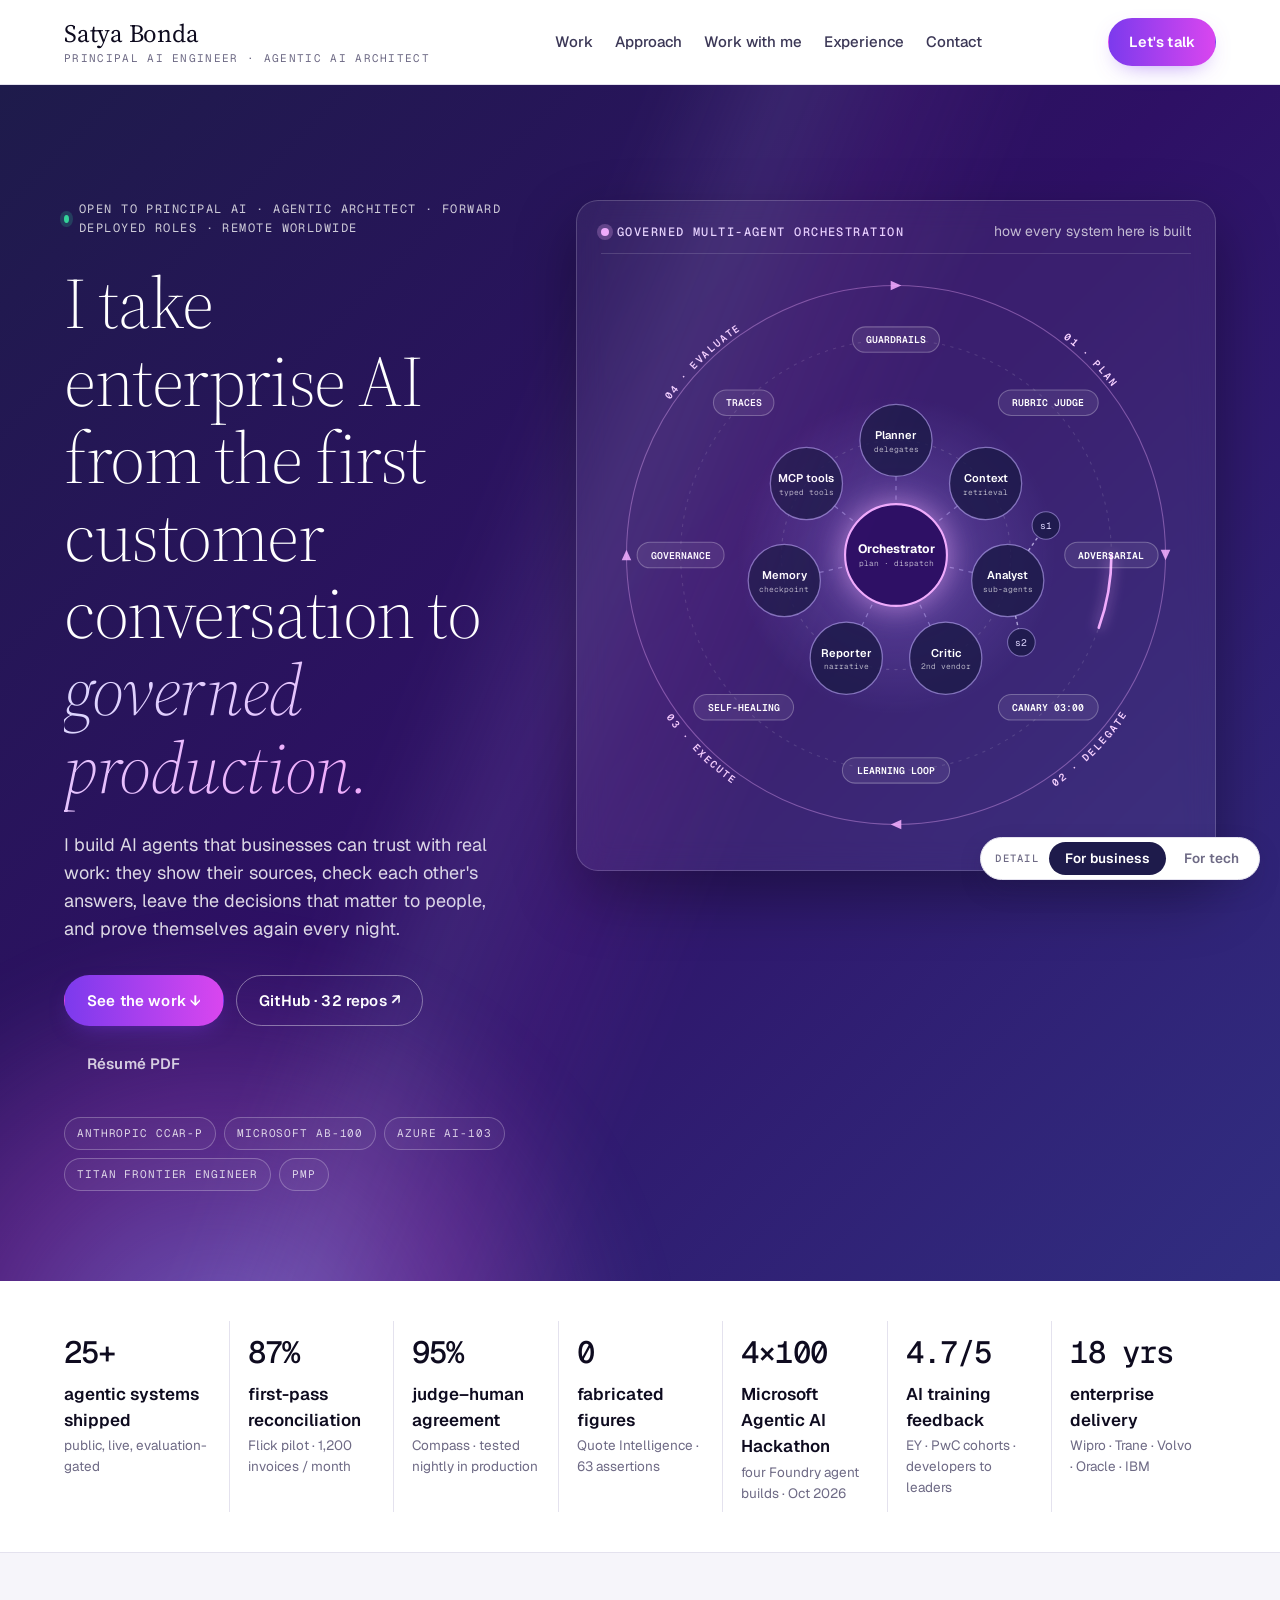
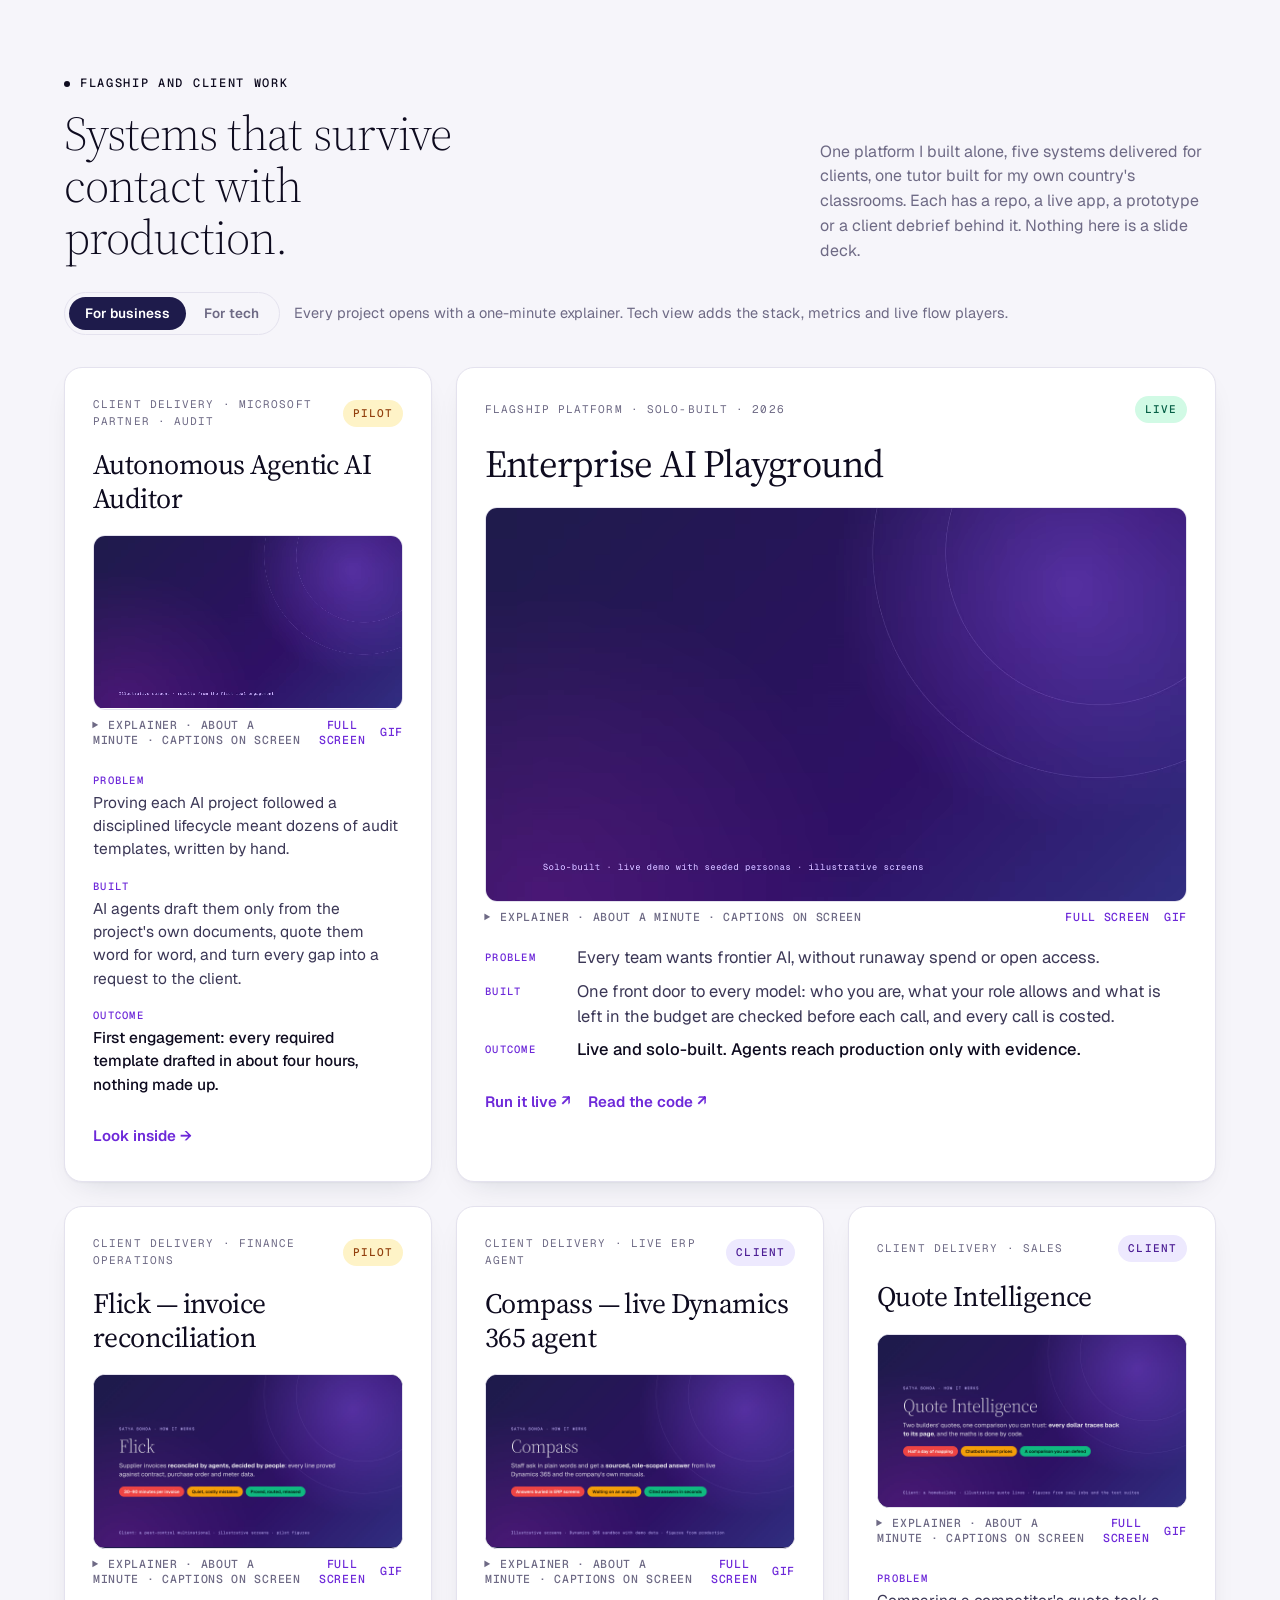
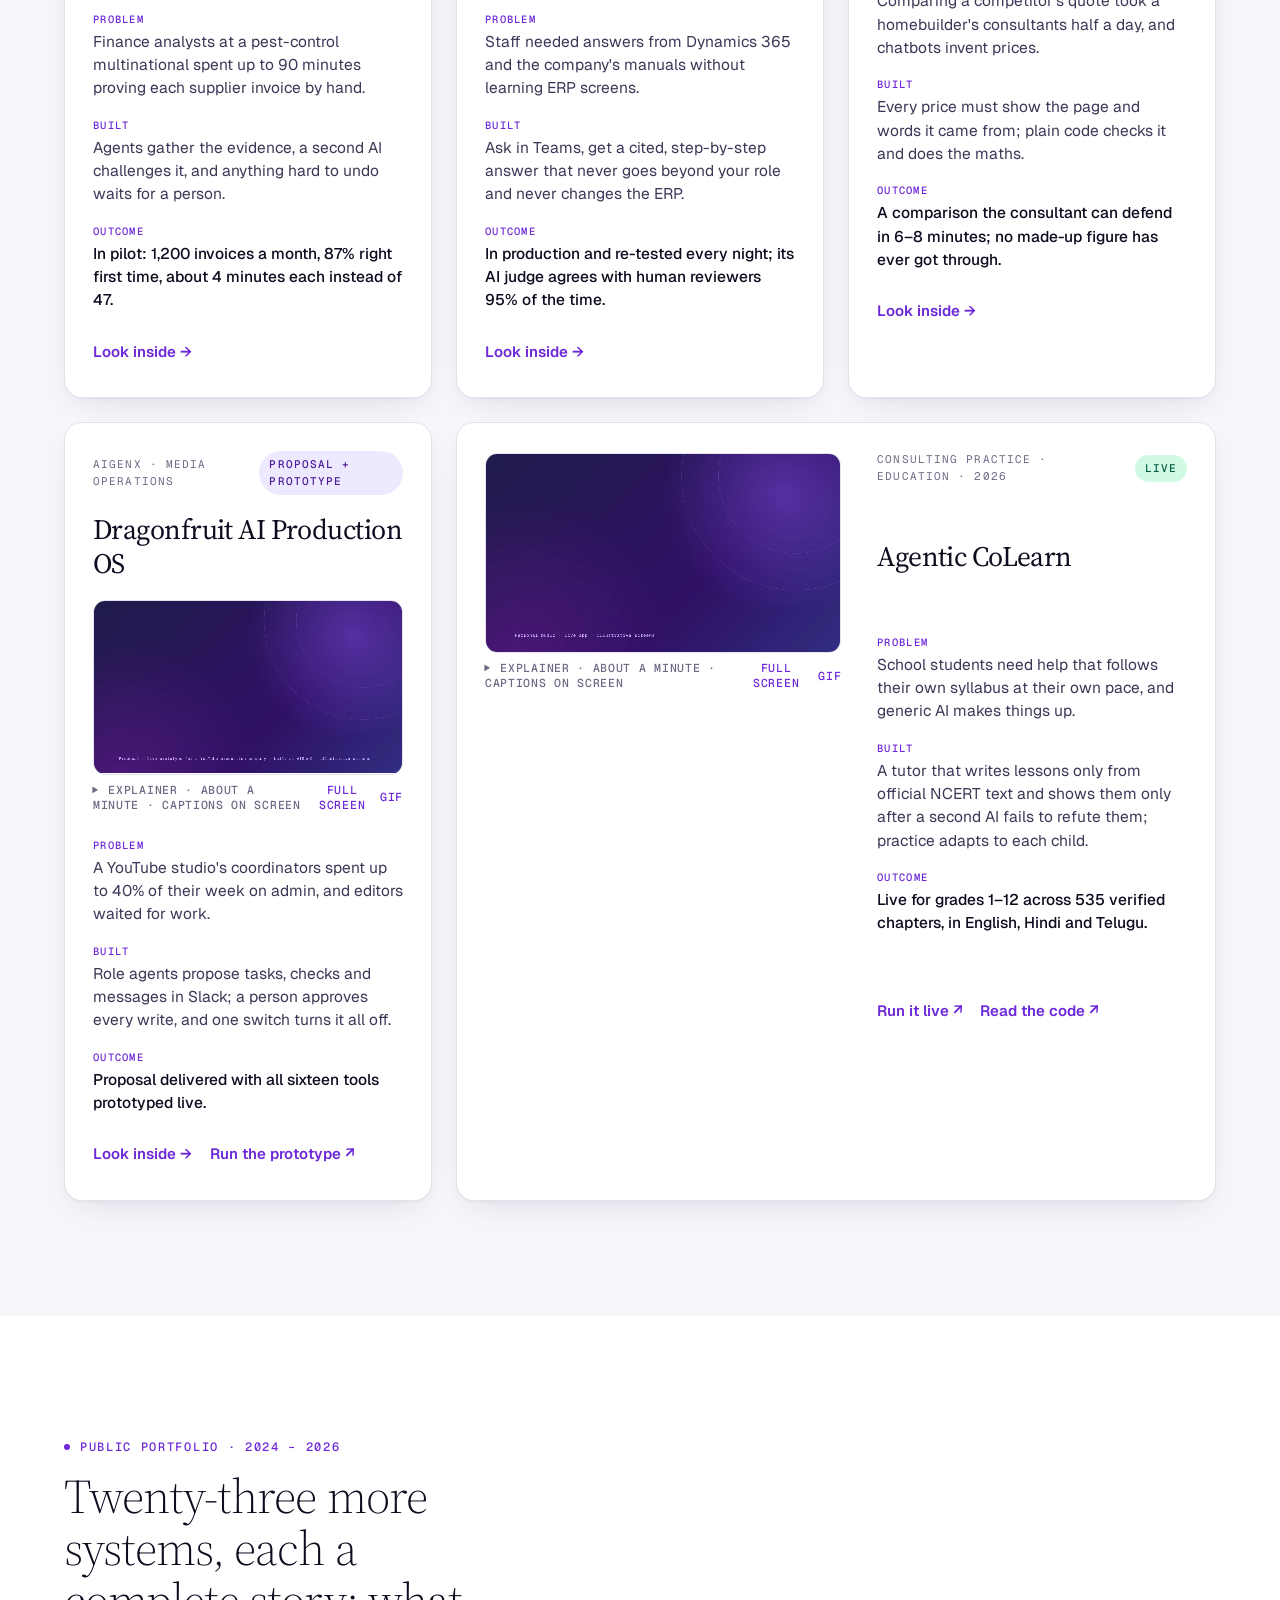
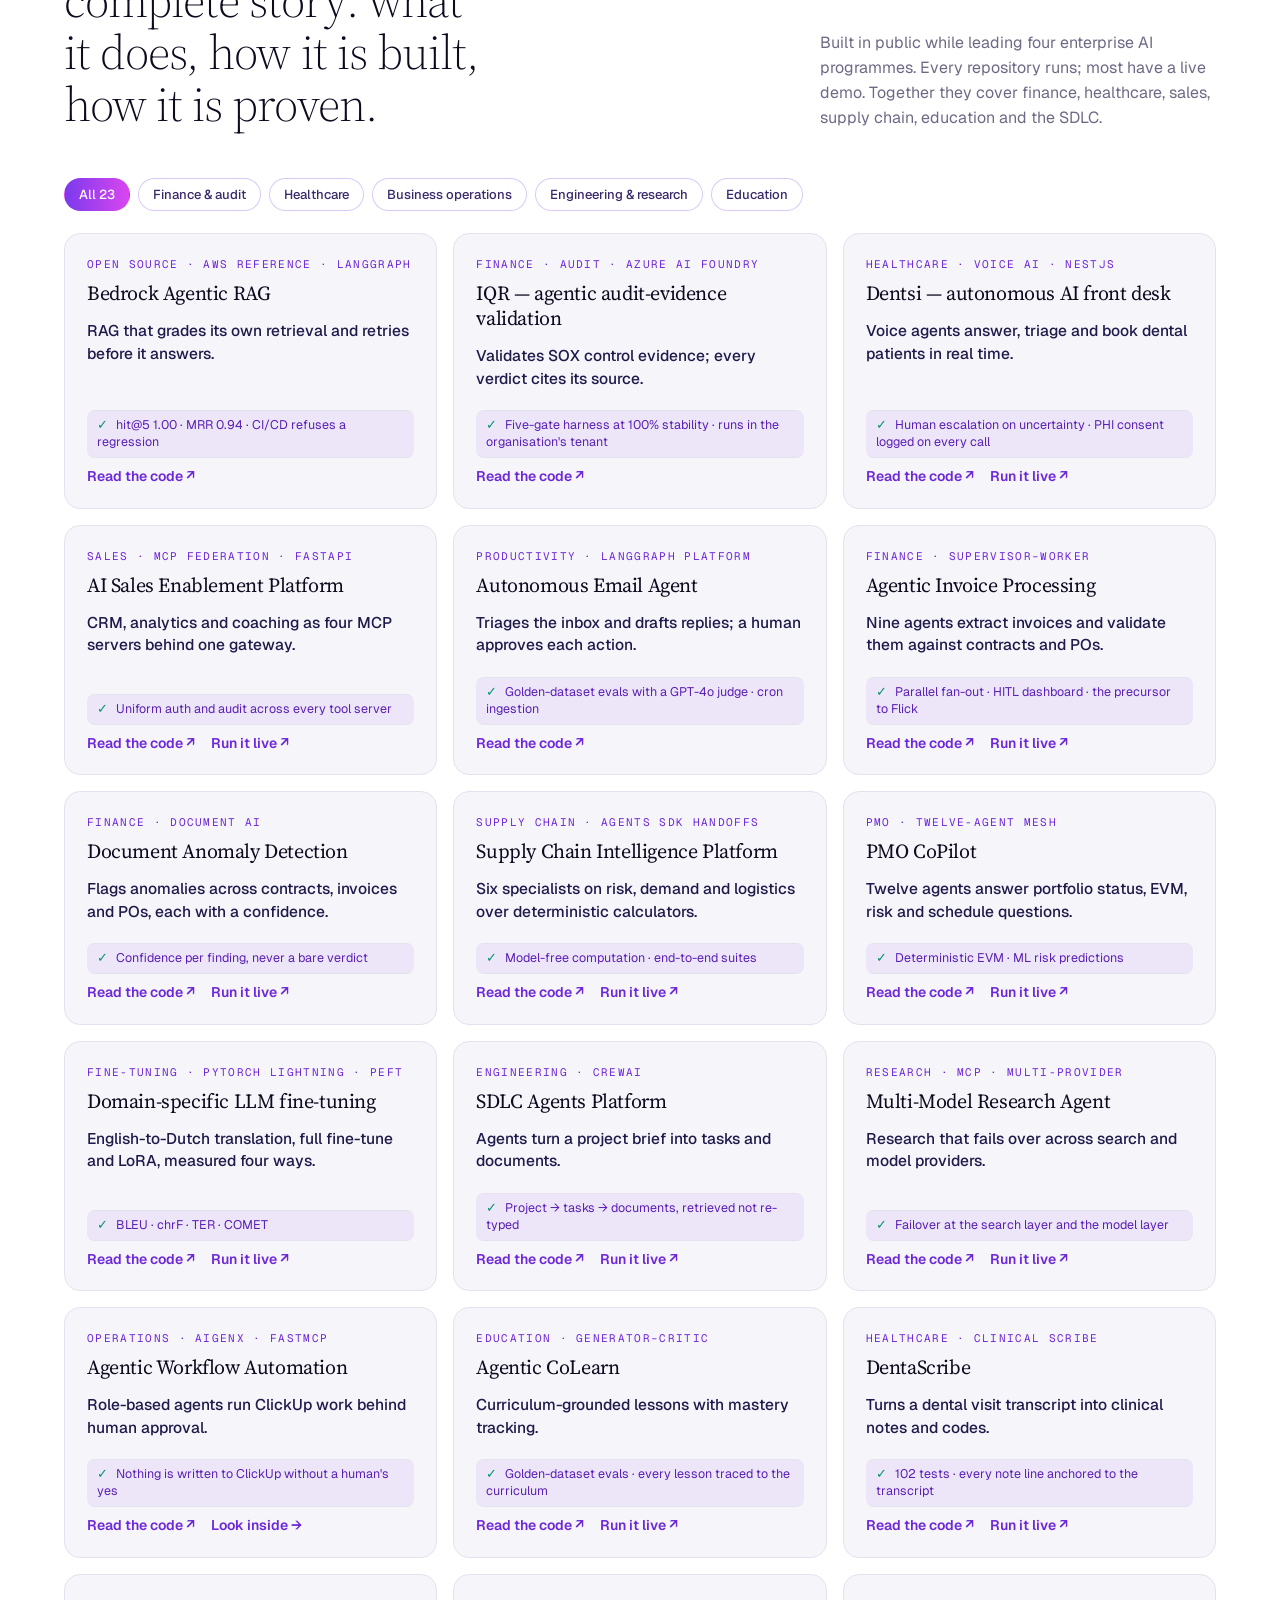
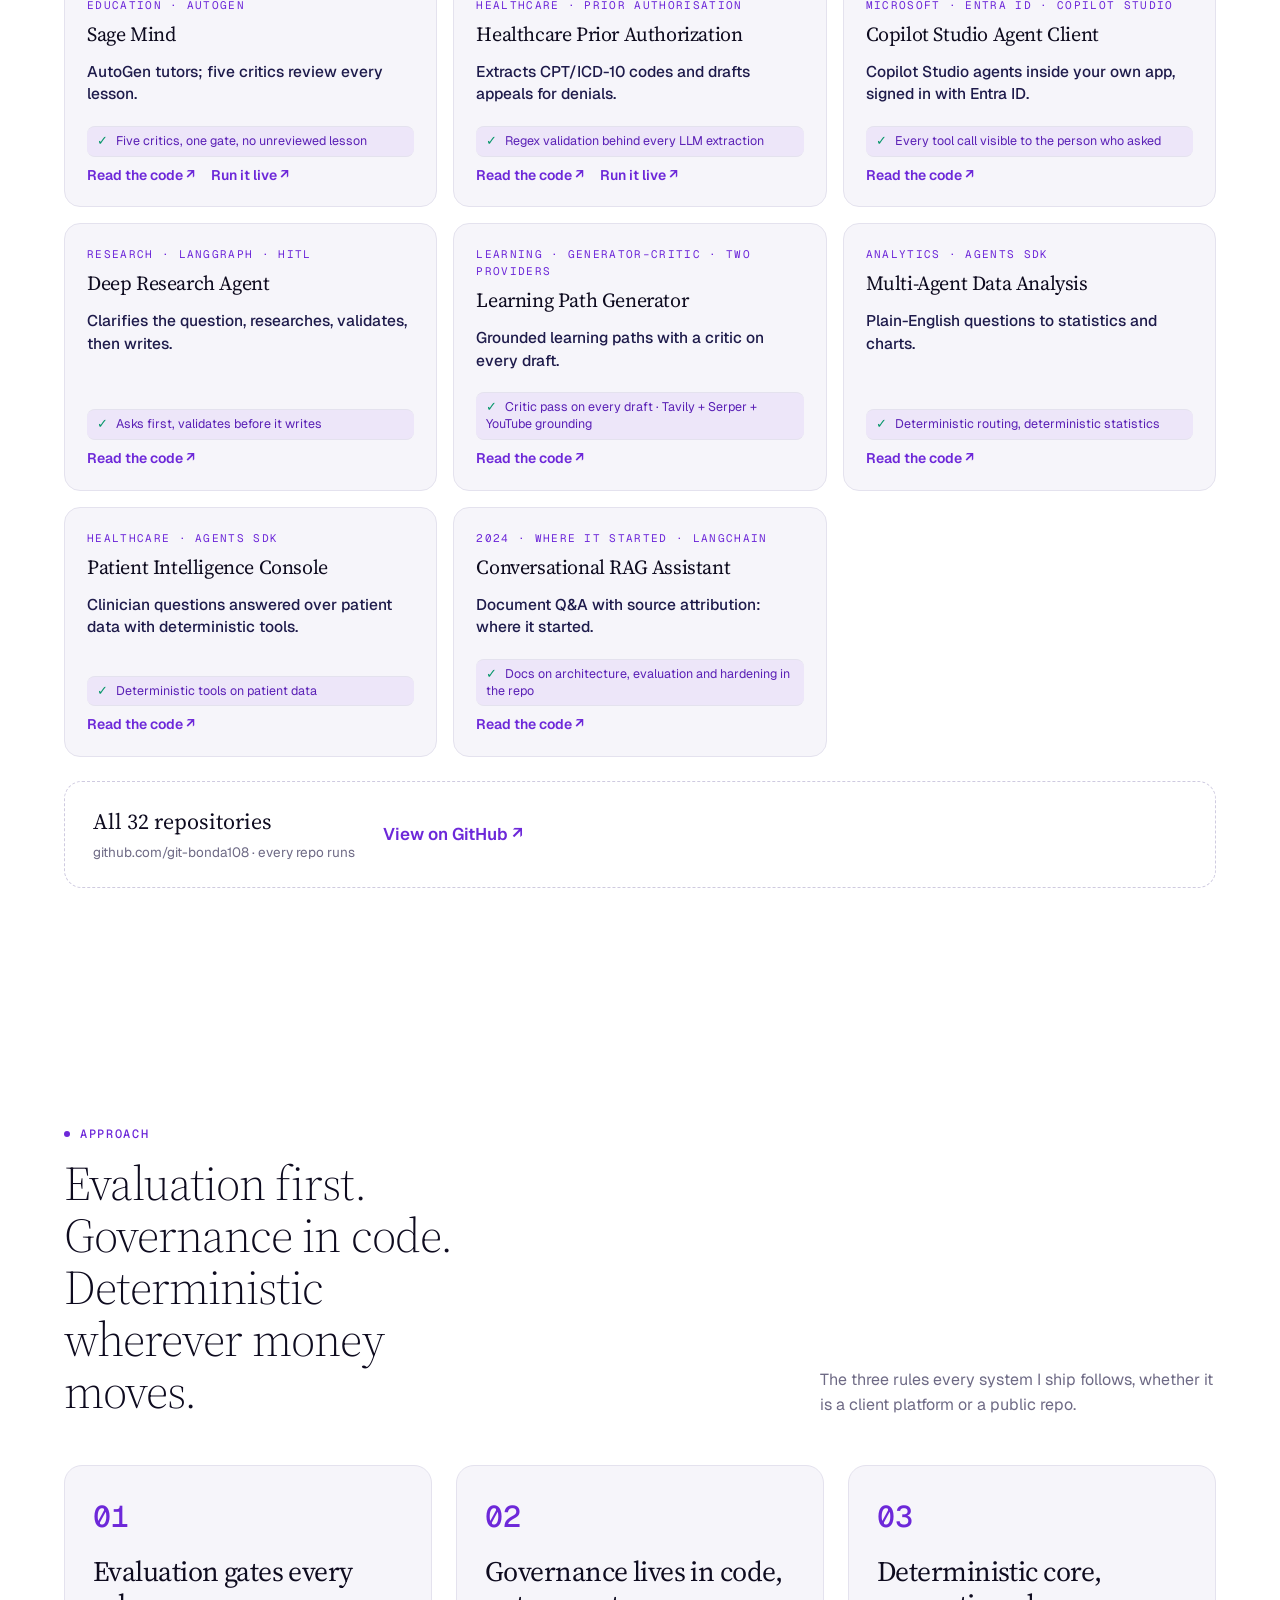
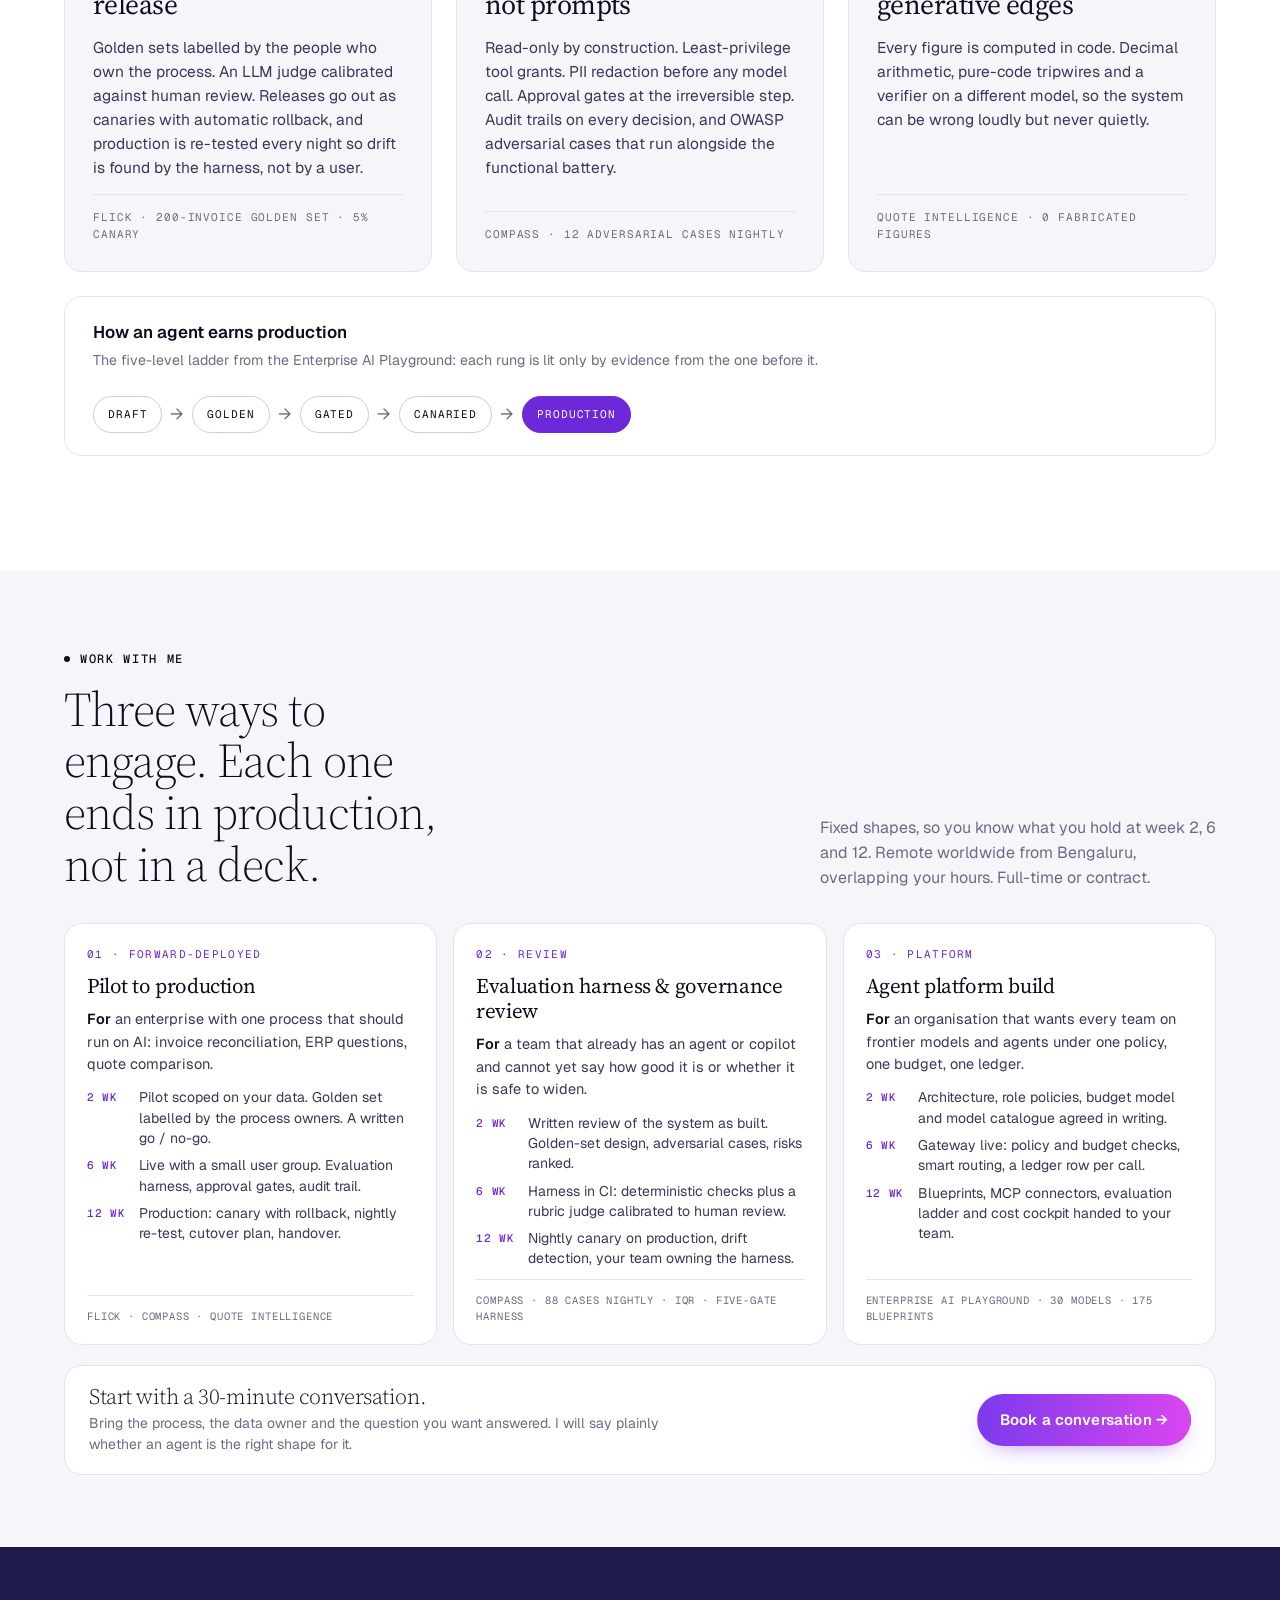
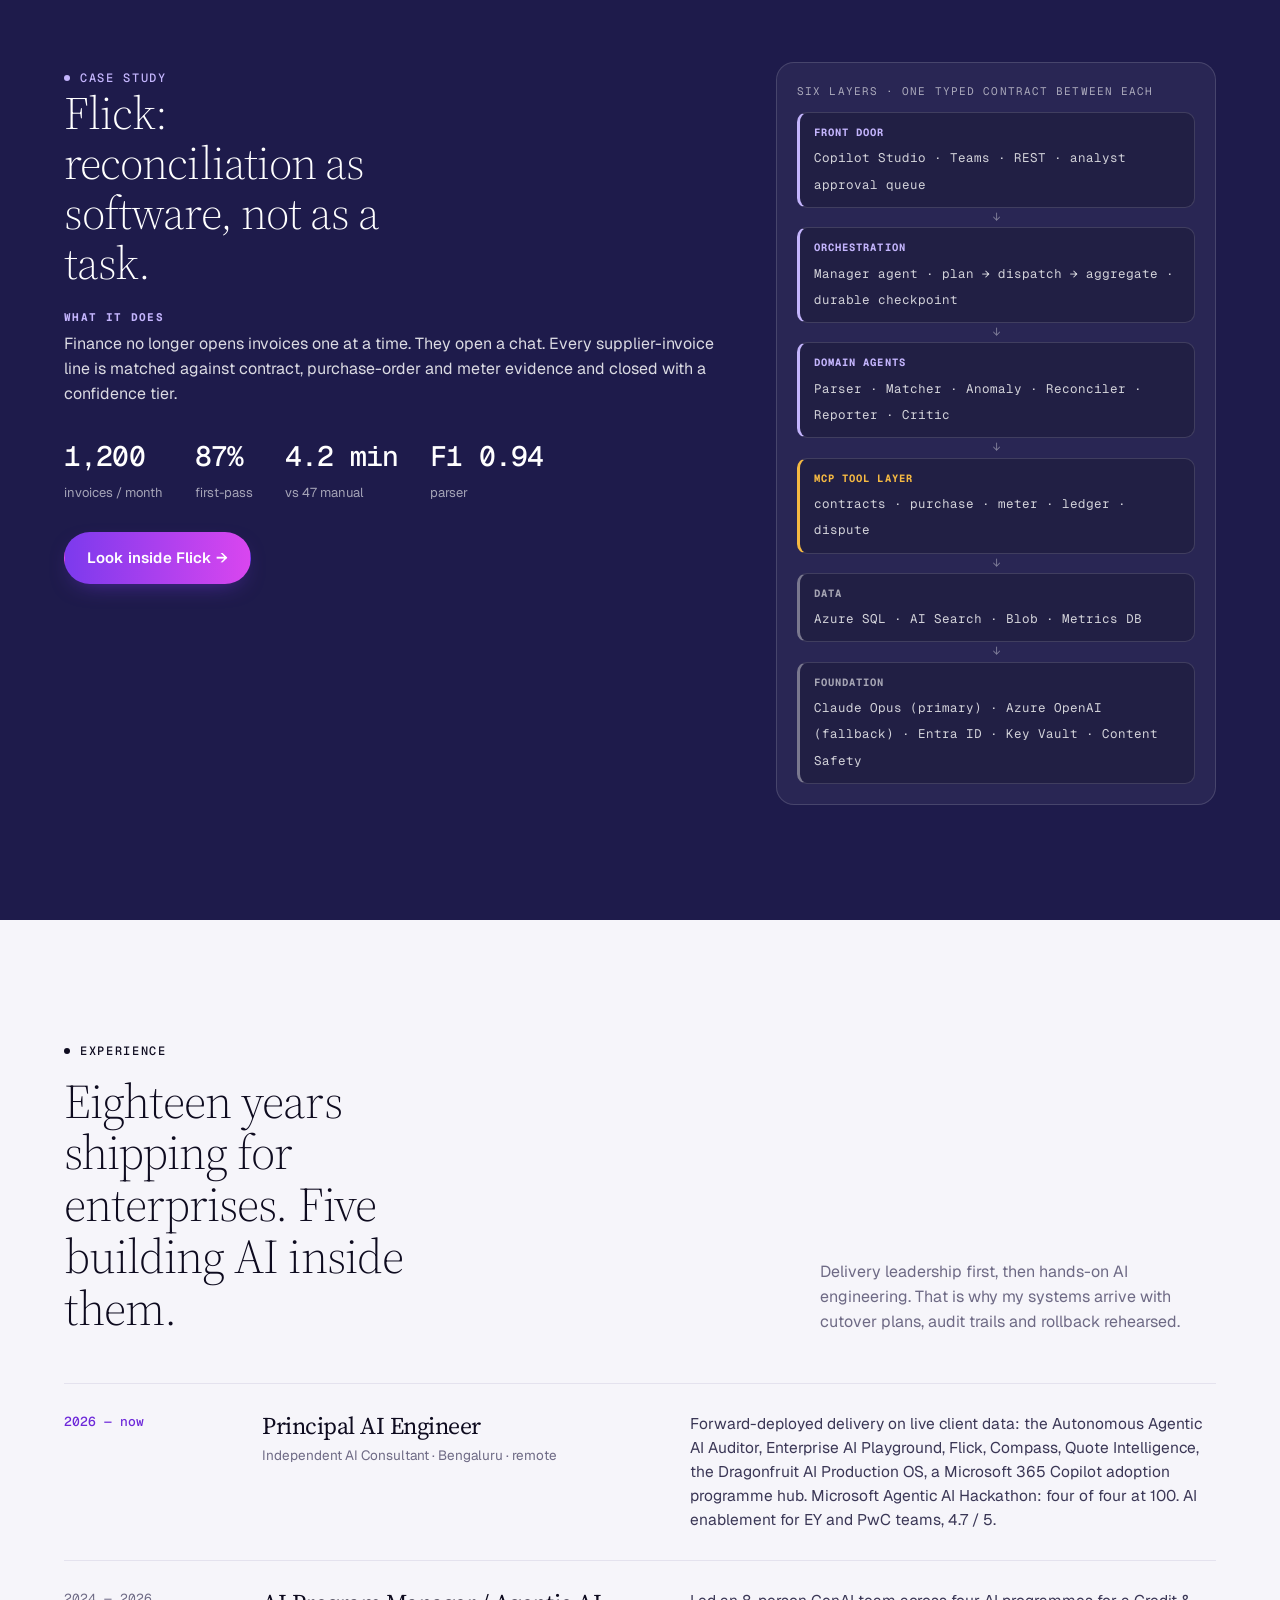
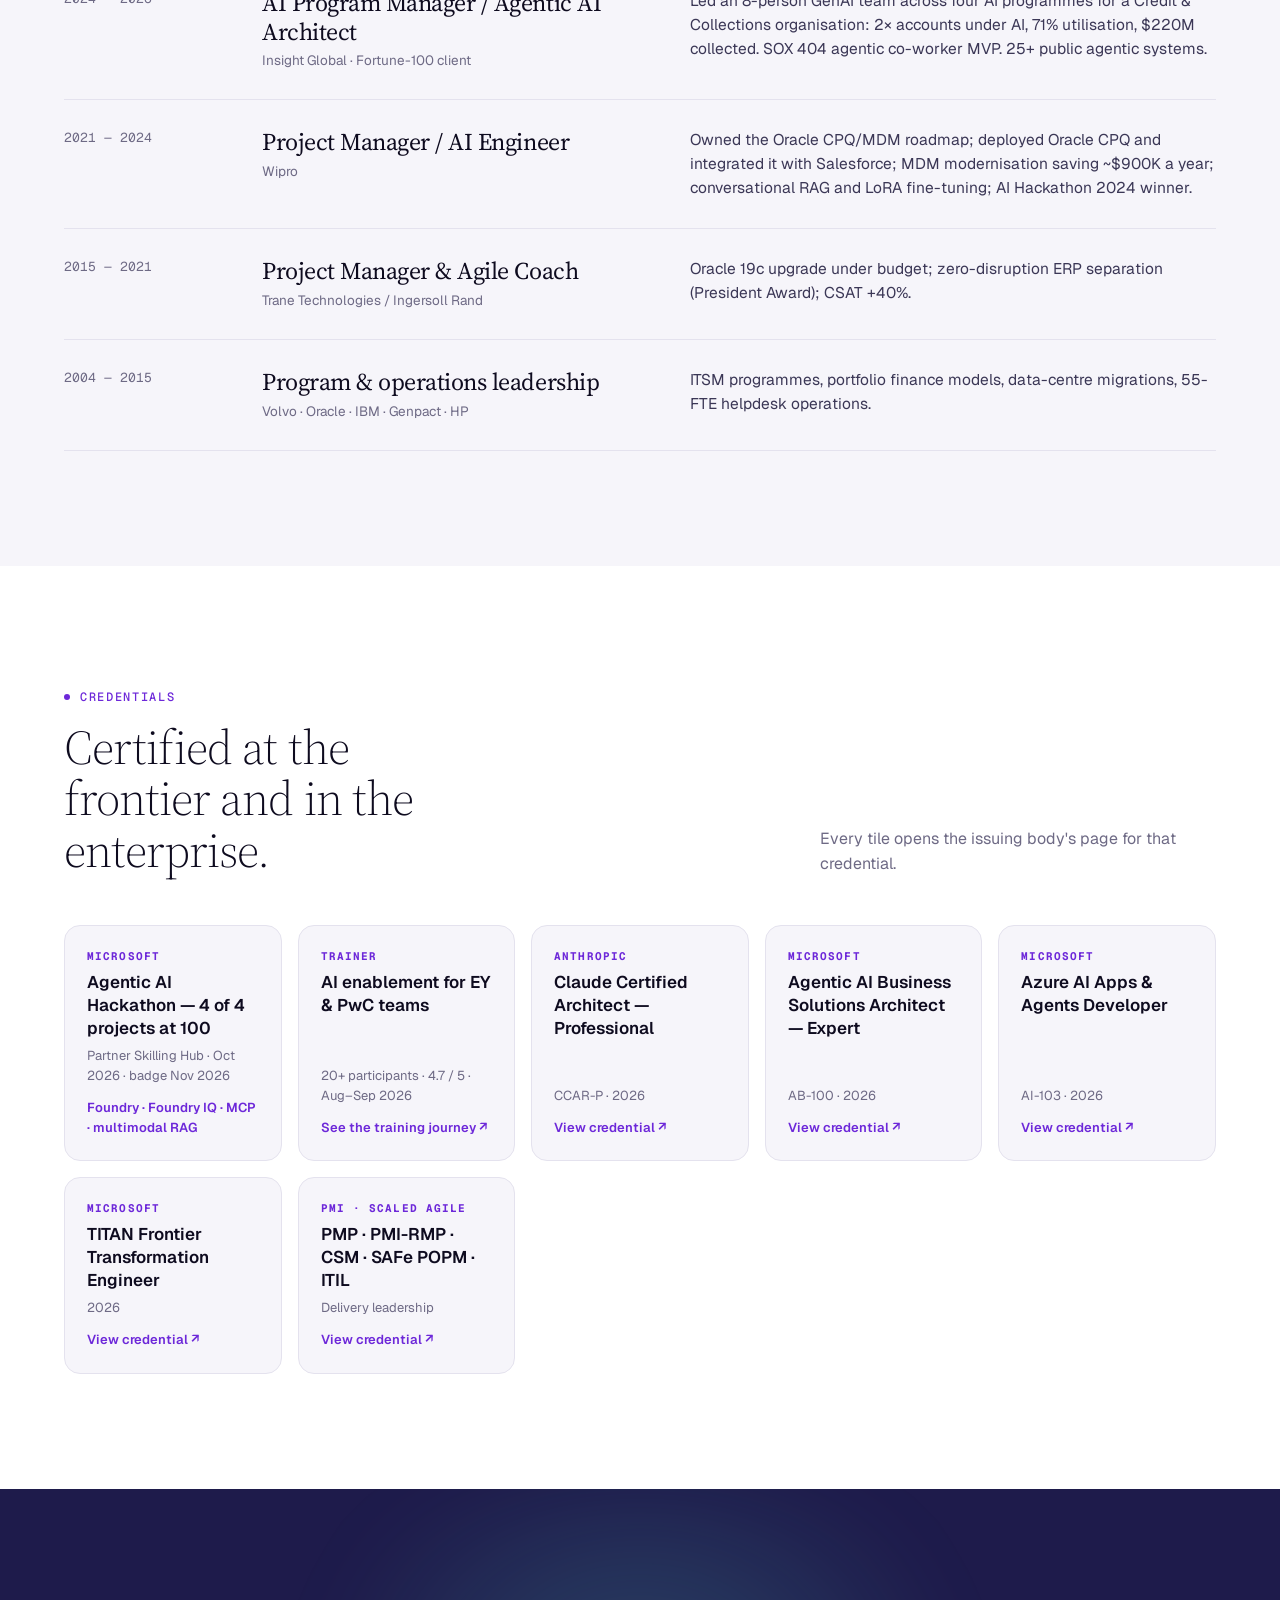
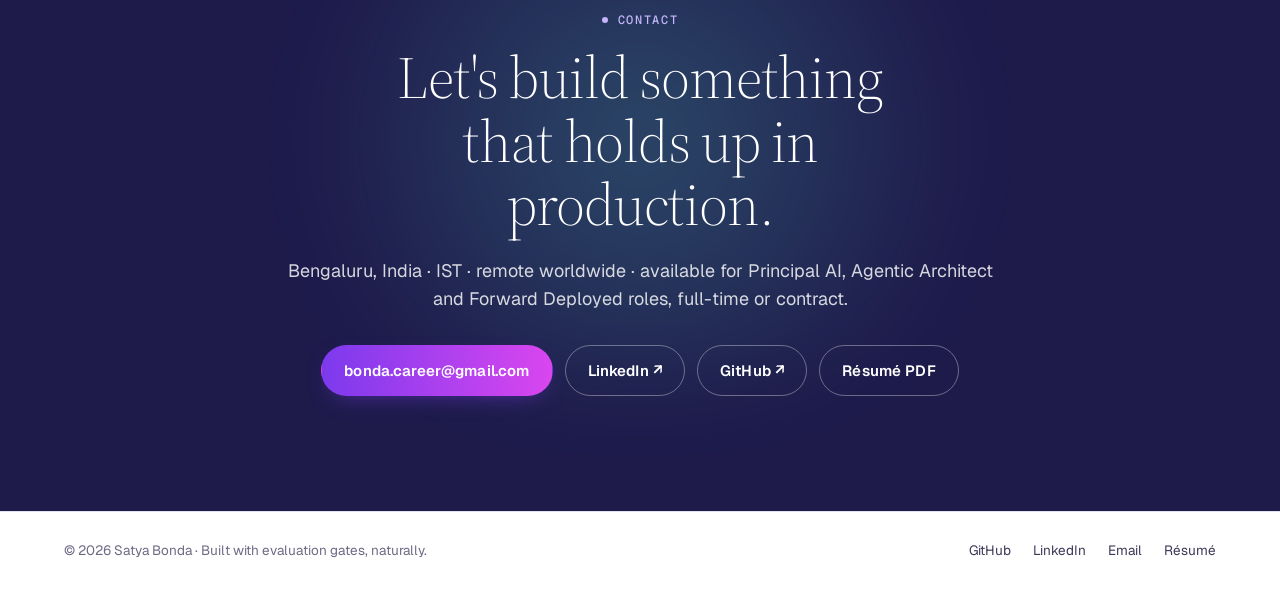
<file: index.html>
<!doctype html>
<html lang="en">
<head>
<meta charset="utf-8">
<meta name="viewport" content="width=device-width, initial-scale=1">
<title>Satya Bonda — Principal AI Engineer · Agentic AI Architect · Forward Deployed</title>
<meta name="description" content="Principal AI Engineer and agentic AI architect. Multi-agent systems on MCP that are safe by construction: guardrails in code, rubric-graded answers, adversarial tests, nightly canaries, auditable governance, deterministic arithmetic wherever money moves. Bengaluru · remote worldwide.">
<meta property="og:title" content="Satya Bonda — My Portfolio: an ensemble of governed agentic AI systems in production">
<meta property="og:description" content="I take enterprise AI from the first customer conversation to governed production. 25+ agentic systems, evaluation-gated, in production or pilot.">
<meta property="og:image" content="https://git-bonda108.github.io/assets/og-portfolio.png"><meta property="og:image:width" content="2400"><meta property="og:image:height" content="1260">
<meta property="og:type" content="website">
<link rel="icon" href="assets/favicon.svg" type="image/svg+xml">
<link rel="preconnect" href="https://fonts.googleapis.com"><link rel="preconnect" href="https://fonts.gstatic.com" crossorigin>
<link href="https://fonts.googleapis.com/css2?family=Geist:wght@400;500;600&family=Geist+Mono:wght@400;500&family=Source+Serif+4:ital,wght@0,300;0,400;1,300&display=swap" rel="stylesheet">
<link rel="stylesheet" href="styles.css?v=202610241200">
<script>(function(){var v=new URLSearchParams(location.search).get('view');try{v=v||localStorage.getItem('sb-view')}catch(e){}document.documentElement.dataset.view=v==='tech'?'tech':'biz'})()</script></head>
<body>
<nav class="nav"><div class="wrap">
  <a class="brand" href="#top"><b>Satya Bonda</b><small>Principal AI Engineer · Agentic AI Architect</small></a>
  <div class="links"><a href="#work">Work</a><a href="#soundness" class="tech-only">Architecture</a><a href="#approach">Approach</a><a href="#work-with-me">Work with me</a><a href="#experience">Experience</a><a href="#contact">Contact</a></div>
  <div class="actions"><a class="btn btn-outline" href="assets/Satya_Bonda_Principal_AI_Engineer_Resume.pdf" target="_blank" rel="noopener">Résumé PDF</a><a class="btn btn-primary" href="mailto:bonda.career@gmail.com">Let's talk</a></div>
  <button class="menu-btn" aria-label="Menu"><span></span><span></span><span></span></button>
</div></nav>

<header class="hero" id="top"><div class="wrap">
  <div>
    <span class="avail"><i></i>Open to Principal AI · Agentic Architect · Forward Deployed roles · remote worldwide</span>
    <h1>I take enterprise AI from the first customer conversation to <em>governed production.</em></h1>
    <p class="lead biz-only">I build AI agents that businesses can trust with real work: they show their sources, check each other's answers, leave the decisions that matter to people, and prove themselves again every night.</p>
    <p class="lead tech-only">Principal AI Engineer and agentic AI architect. I build multi-agent systems on MCP that are safe by construction: guardrails in code, not prompts; every answer graded against a rubric; adversarial tests and a nightly canary on production; auditable governance; and deterministic arithmetic wherever money moves.</p>
    <div class="ctas"><a class="btn btn-primary" href="#work">See the work ↓</a><a class="btn btn-outline" href="https://github.com/git-bonda108" target="_blank" rel="noopener">GitHub · 32 repos ↗</a><a class="btn btn-ghost" href="assets/Satya_Bonda_Principal_AI_Engineer_Resume.pdf" target="_blank" rel="noopener">Résumé PDF</a></div>
    <div class="trust"><span class="pill">Anthropic CCAR-P</span><span class="pill">Microsoft AB-100</span><span class="pill">Azure AI-103</span><span class="pill">TITAN Frontier Engineer</span><span class="pill">PMP</span></div>
  </div>
  <aside class="orch" aria-label="Governed multi-agent orchestration"><div class="orch-top"><b><i></i>governed multi-agent orchestration</b><span>how every system here is built</span></div><svg class="orch-svg" viewBox="0 0 556 556" xmlns="http://www.w3.org/2000/svg" role="img" aria-label="Governed multi-agent orchestration"><defs><radialGradient id="og" cx="50%" cy="50%" r="50%"><stop offset="0" stop-color="#A78BFA" stop-opacity=".35"/><stop offset="1" stop-color="#A78BFA" stop-opacity="0"/></radialGradient></defs><circle cx="278.00" cy="278.00" r="150" fill="url(#og)"/><circle class="ring" cx="278.00" cy="278.00" r="108.00"/><circle class="ring r2" cx="278.00" cy="278.00" r="203.00"/><circle class="comet" cx="278.00" cy="278.00" r="203.00"/><circle class="ring r3" cx="278.00" cy="278.00" r="254.00"/><path id="lp0" d="M335.14 30.51 A254.00 254.00 0 0 1 525.49 220.86" fill="none"/><text class="loop" fill="#F5D0FE" dy="-4"><textPath href="#lp0" startOffset="50%" text-anchor="middle">01 · Plan</textPath></text><path id="lp1" d="M335.14 525.49 A254.00 254.00 0 0 0 525.49 335.14" fill="none"/><text class="loop" fill="#F5D0FE" dy="11"><textPath href="#lp1" startOffset="50%" text-anchor="middle">02 · Delegate</textPath></text><path id="lp2" d="M30.51 335.14 A254.00 254.00 0 0 0 220.86 525.49" fill="none"/><text class="loop" fill="#F5D0FE" dy="11"><textPath href="#lp2" startOffset="50%" text-anchor="middle">03 · Execute</textPath></text><path id="lp3" d="M30.51 220.86 A254.00 254.00 0 0 1 220.86 30.51" fill="none"/><text class="loop" fill="#F5D0FE" dy="-4"><textPath href="#lp3" startOffset="50%" text-anchor="middle">04 · Evaluate</textPath></text><path class="larrow" fill="#F0ABFC" d="M-5 -4.5 L5 0 L-5 4.5 Z" transform="rotate(0 278.00 278.00) translate(278.00 24.00)"/><path class="larrow" fill="#F0ABFC" d="M-5 -4.5 L5 0 L-5 4.5 Z" transform="rotate(90 278.00 278.00) translate(278.00 24.00)"/><path class="larrow" fill="#F0ABFC" d="M-5 -4.5 L5 0 L-5 4.5 Z" transform="rotate(180 278.00 278.00) translate(278.00 24.00)"/><path class="larrow" fill="#F0ABFC" d="M-5 -4.5 L5 0 L-5 4.5 Z" transform="rotate(270 278.00 278.00) translate(278.00 24.00)"/><line class="spoke" style="animation-delay:0.00s" x1="278.00" y1="204.00" x2="278.00" y2="230.00"/><line class="spoke" style="animation-delay:0.45s" x1="335.86" y1="231.86" x2="315.53" y2="248.07"/><line class="spoke" style="animation-delay:0.90s" x1="350.14" y1="294.47" x2="324.80" y2="288.68"/><line class="spoke" style="animation-delay:1.35s" x1="310.11" y1="344.67" x2="298.83" y2="321.25"/><line class="spoke" style="animation-delay:1.80s" x1="245.89" y1="344.67" x2="257.17" y2="321.25"/><line class="spoke" style="animation-delay:2.25s" x1="205.86" y1="294.47" x2="231.20" y2="288.68"/><line class="spoke" style="animation-delay:2.70s" x1="220.14" y1="231.86" x2="240.47" y2="248.07"/><line class="spoke sub" x1="402.68" y1="274.10" x2="411.87" y2="260.85"/><g class="sub-node"><circle cx="419.29" cy="250.17" r="13"/><text x="419.29" y="253.37" text-anchor="middle">s1</text></g><line class="spoke sub" x1="390.63" y1="335.23" x2="393.36" y2="347.61"/><g class="sub-node"><circle cx="396.16" cy="360.30" r="13"/><text x="396.16" y="363.50" text-anchor="middle">s2</text></g><g class="node" style="animation-delay:0.00s"><circle cx="278.00" cy="170.00" r="34"/><text x="278.00" y="169.00" text-anchor="middle">Planner</text><text class="s" x="278.00" y="180.50" text-anchor="middle">delegates</text></g><g class="node" style="animation-delay:0.45s"><circle cx="362.44" cy="210.66" r="34"/><text x="362.44" y="209.66" text-anchor="middle">Context</text><text class="s" x="362.44" y="221.16" text-anchor="middle">retrieval</text></g><g class="node" style="animation-delay:0.90s"><circle cx="383.29" cy="302.03" r="34"/><text x="383.29" y="301.03" text-anchor="middle">Analyst</text><text class="s" x="383.29" y="312.53" text-anchor="middle">sub-agents</text></g><g class="node" style="animation-delay:1.35s"><circle cx="324.86" cy="375.30" r="34"/><text x="324.86" y="374.30" text-anchor="middle">Critic</text><text class="s" x="324.86" y="385.80" text-anchor="middle">2nd vendor</text></g><g class="node" style="animation-delay:1.80s"><circle cx="231.14" cy="375.30" r="34"/><text x="231.14" y="374.30" text-anchor="middle">Reporter</text><text class="s" x="231.14" y="385.80" text-anchor="middle">narrative</text></g><g class="node" style="animation-delay:2.25s"><circle cx="172.71" cy="302.03" r="34"/><text x="172.71" y="301.03" text-anchor="middle">Memory</text><text class="s" x="172.71" y="312.53" text-anchor="middle">checkpoint</text></g><g class="node" style="animation-delay:2.70s"><circle cx="193.56" cy="210.66" r="34"/><text x="193.56" y="209.66" text-anchor="middle">MCP tools</text><text class="s" x="193.56" y="221.16" text-anchor="middle">typed tools</text></g><g class="hub"><circle cx="278.00" cy="278.00" r="48"/><text x="278.00" y="276.00" text-anchor="middle">Orchestrator</text><text class="s" x="278.00" y="288.50" text-anchor="middle">plan · dispatch</text></g><g class="pill" style="animation-delay:0.0s"><rect x="237.00" y="63.00" width="82" height="24" rx="12"/><text x="278.00" y="78.40" text-anchor="middle">Guardrails</text></g><g class="pill" style="animation-delay:1.0s"><rect x="374.54" y="122.46" width="94" height="24" rx="12"/><text x="421.54" y="137.86" text-anchor="middle">Rubric judge</text></g><g class="pill" style="animation-delay:2.0s"><rect x="437.00" y="266.00" width="88" height="24" rx="12"/><text x="481.00" y="281.40" text-anchor="middle">Adversarial</text></g><g class="pill" style="animation-delay:3.0s"><rect x="374.54" y="409.54" width="94" height="24" rx="12"/><text x="421.54" y="424.94" text-anchor="middle">Canary 03:00</text></g><g class="pill" style="animation-delay:4.0s"><rect x="227.50" y="469.00" width="101" height="24" rx="12"/><text x="278.00" y="484.40" text-anchor="middle">Learning loop</text></g><g class="pill" style="animation-delay:5.0s"><rect x="87.46" y="409.54" width="94" height="24" rx="12"/><text x="134.46" y="424.94" text-anchor="middle">Self-healing</text></g><g class="pill" style="animation-delay:6.0s"><rect x="34.00" y="266.00" width="82" height="24" rx="12"/><text x="75.00" y="281.40" text-anchor="middle">Governance</text></g><g class="pill" style="animation-delay:7.0s"><rect x="105.96" y="122.46" width="57" height="24" rx="12"/><text x="134.46" y="137.86" text-anchor="middle">Traces</text></g></svg><div class="orch-fw tech-only"><span>any runtime</span><i>LangGraph</i><i>OpenAI Agents SDK</i><i>Claude Agent SDK</i><i>CrewAI</i><i>AutoGen</i><i>PydanticAI</i><i>Microsoft Agent Framework</i></div><ul class="orch-pts tech-only"><li><b>Orchestrator</b> decomposes the goal into bounded subtasks with typed handoffs; agents own one job each and spawn sub-agents</li><li><b>Context engineering</b> the window is budgeted, not filled: hybrid retrieval, citations, cached prefixes, exemplars loaded on demand</li><li><b>Stateful agents</b> durable checkpoints, resumable runs, cross-session memory and a decision log so nothing is re-litigated</li><li><b>MCP tools</b> typed, least-privilege servers with clear descriptions, so the model picks the right tool and nothing more</li><li><b>Guardrails in code</b> hard triggers in code (deny-lists, cost caps, destructive actions), soft triggers by calibrated confidence</li><li><b>Rubric judge</b> per-field confidence with calibrated thresholds; only the uncertain fields reach a human</li><li><b>Adversarial suite</b> injection, escalation, tool misuse, run every night</li><li><b>Canary 03:00</b> re-tests production; a failing night files its own issue</li><li><b>Learning loop</b> verified answers become precedents; no retraining</li><li><b>Self-healing</b> errors classified as tool, reasoning or environment; retry only the transient, fix the prompt, escalate the rest</li><li><b>Governance</b> budgets, approval gates, audit trail, data residency</li><li><b>Provenance</b> every figure carries its source; every step is traced, so a wrong answer leads to the step that produced it</li></ul></aside>
</div></header>

<section class="disc light tech-only"><div class="wrap">
  <div class="disc-head"><span class="label">At the helm of</span><p>The disciplines a production AI architect is measured on, each one in use in the systems below.</p></div>
  <div class="disc-row">
    <a href="#soundness">Agent vs workflow, chosen deliberately</a><a href="#soundness">Task decomposition · typed handoffs</a><a href="#soundness">Sub-agents &amp; orchestration</a><a href="#soundness">MCP tool design</a><a href="#soundness">Context budgeting &amp; prompt caching</a><a href="#soundness">Structured outputs · extended thinking</a><a href="#soundness">Per-field confidence · calibrated routing</a><a href="#soundness">Escalation triggers · human oversight</a><a href="#soundness">Error taxonomy · retry policy</a><a href="#soundness">Prompt-injection defence</a><a href="#soundness">Hooks as deterministic guardrails</a><a href="#soundness">Cross-session memory · decision logs</a><a href="#soundness">Evals as release gates · nightly canaries</a><a href="#soundness">Provenance &amp; citations</a><a href="#soundness">Cost &amp; latency budgets</a><a href="#soundness">Audit, compliance &amp; residency</a>
  </div>
</div></section>

<section class="proof light"><div class="wrap"><div class="grid">
  <div class="cell"><div class="n">25+</div><div class="l">agentic systems shipped</div><div class="s">public, live, evaluation-gated</div></div>
  <div class="cell"><div class="n">87%</div><div class="l">first-pass reconciliation</div><div class="s">Flick pilot · 1,200 invoices / month</div></div>
  <div class="cell"><div class="n">95%</div><div class="l">judge–human agreement</div><div class="s">Compass · tested nightly in production</div></div>
  <div class="cell"><div class="n">0</div><div class="l">fabricated figures</div><div class="s">Quote Intelligence · 63 assertions</div></div>
  <div class="cell"><div class="n">4×100</div><div class="l">Microsoft Agentic AI Hackathon</div><div class="s">four Foundry agent builds · Oct 2026</div></div>
  <div class="cell"><div class="n">4.7/5</div><div class="l">AI training feedback</div><div class="s">EY · PwC cohorts · developers to leaders</div></div>
  <div class="cell"><div class="n">18 yrs</div><div class="l">enterprise delivery</div><div class="s">Wipro · Trane · Volvo · Oracle · IBM</div></div>
</div></div></section>

<section class="light-2" id="work"><div class="wrap">
  <div class="sec-head reveal"><div><span class="label">Flagship and client work</span><h2>Systems that survive contact with production.</h2></div><p class="side">One platform I built alone, five systems delivered for clients, one tutor built for my own country's classrooms. Each has a repo, a live app, a prototype or a client debrief behind it. Nothing here is a slide deck.</p></div>
  <div class="work-switch reveal"><div class="view-toggle" role="group" aria-label="Level of detail"><button type="button" data-view="biz" aria-pressed="true">For business</button><button type="button" data-view="tech" aria-pressed="false">For tech</button></div><span>Every project opens with a one-minute explainer. Tech view adds the stack, metrics and live flow players.</span></div>
  <div class="bento">
    <article class="card reveal">
      <div class="top"><span>Client delivery · Microsoft partner · audit</span><span class="status pilot">Pilot</span></div>
      <h3>Autonomous Agentic AI Auditor</h3>
      <figure class="explainer"><video muted loop playsinline preload="none" poster="assets/explainers/auditor.jpg?v=202610241200" aria-label="Animated explainer with captions: how Autonomous Agentic AI Auditor works, in plain English"><source data-src="assets/explainers/auditor.webm?v=202610241200" type="video/webm"><source data-src="assets/explainers/auditor.mp4?v=202610241200" type="video/mp4"></video><figcaption><span>▶ Explainer · about a minute · captions on screen</span><button class="x-full" type="button">Full screen</button><a href="assets/explainers/auditor.gif" download>GIF</a></figcaption></figure>
      <dl class="pbo biz-only"><dt>Problem</dt><dd>Proving each AI project followed a disciplined lifecycle meant dozens of audit templates, written by hand.</dd><dt>Built</dt><dd>AI agents draft them only from the project's own documents, quote them word for word, and turn every gap into a request to the client.</dd><dt>Outcome</dt><dd>First engagement: every required template drafted in about four hours, nothing made up.</dd></dl>
      <dl class="pbo tech-only"><dt>Problem</dt><dd>A Microsoft partner must prove each AI project followed a disciplined lifecycle: up to 74 audit templates, written by hand from scattered documents.</dd><dt>Built</dt><dd>Nine agents that draft only from the project’s own documents, quote them word for word under a code check, and turn every gap into a client request.</dd><dt>Outcome</dt><dd>First engagement: all 46 required templates from 17 documents in about four unattended hours, no fabricated citations, under US$10.</dd></dl>
      <div class="tags tech-only"><span class="pill">Claude</span><span class="pill">MCP</span><span class="pill">Multi-agent</span><span class="pill">pydantic</span></div>
      <div class="links"><a href="auditor.html">Look inside →</a></div>
    </article>
    <article class="card span2 tall reveal">
      <div class="top"><span>Flagship platform · solo-built · 2026</span><span class="status live">Live</span></div>
      <h3>Enterprise AI Playground</h3>
      <figure class="explainer"><video muted loop playsinline preload="none" poster="assets/explainers/playground.jpg?v=202610241200" aria-label="Animated explainer with captions: how Enterprise AI Playground works, in plain English"><source data-src="assets/explainers/playground.webm?v=202610241200" type="video/webm"><source data-src="assets/explainers/playground.mp4?v=202610241200" type="video/mp4"></video><figcaption><span>▶ Explainer · about a minute · captions on screen</span><button class="x-full" type="button">Full screen</button><a href="assets/explainers/playground.gif" download>GIF</a></figcaption></figure>
      <dl class="pbo biz-only"><dt>Problem</dt><dd>Every team wants frontier AI, without runaway spend or open access.</dd><dt>Built</dt><dd>One front door to every model: who you are, what your role allows and what is left in the budget are checked before each call, and every call is costed.</dd><dt>Outcome</dt><dd>Live and solo-built. Agents reach production only with evidence.</dd></dl>
      <dl class="pbo tech-only"><dt>Problem</dt><dd>Every team wants frontier models and agents, without unmetered spend or ungoverned access.</dd><dt>Built</dt><dd>One gateway in front of every model: identity, role, budget and key checks before each call, a cost-ledger row after it, and a router that sends each request to an Economy, Workhorse or Premium model.</dd><dt>Outcome</dt><dd>Live, solo-built: no unmetered path to any provider, and agents reach production only by climbing a five-level evidence ladder.</dd></dl>
      <div class="metrics tech-only"><div class="metric"><b>30</b><span>models · 11 providers</span></div><div class="metric"><b>175</b><span>agent blueprints</span></div><div class="metric"><b>7,547</b><span>MCP servers, admin-approved</span></div><div class="metric"><b>5-level</b><span>evaluation ladder</span></div></div>
      <ul class="checks two-col tech-only"><li>Entra ID sign-in · role-based model policies</li><li>Budgets per user and pool · hard stop at 100%</li><li>Smart router: Economy · Workhorse · Premium</li><li>Golden sets, rubric judge, nightly canaries, auto-rollback</li></ul>
      <div class="flow reveal tech-only" data-intro="Nothing reaches a provider unmetered" data-intro-text="Press Play to follow a single request through identity, policy, budget, routing and the ledger."><div class="flow-head"><b>Follow one request through the Playground</b><div class="flow-ctl"><button data-act="play">▶ Play</button><button data-act="step">Step →</button><button data-act="reset">Reset</button><span data-count>0 / 9</span></div></div><div class="flow-stage"><svg viewBox="0 0 960 270" xmlns="http://www.w3.org/2000/svg" role="img"><defs><marker id="fa" viewBox="0 0 10 10" refX="9" refY="5" markerWidth="7" markerHeight="7" orient="auto-start-reverse"><path d="M0 0L10 5L0 10z" class="fa"/></marker></defs><path class="fe" data-e="req-id" d="M140 50.0 L165 50.0" marker-end="url(#fa)"/><path class="fe" data-e="id-pol" d="M305 50.0 L330 50.0" marker-end="url(#fa)"/><path class="fe" data-e="pol-bud" d="M490 50.0 L515 50.0" marker-end="url(#fa)"/><path class="fe" data-e="bud-rt" d="M675 50.0 L700 50.0" marker-end="url(#fa)"/><path class="fe" data-e="bud-stop" d="M595.0 73 C595.0 96.5 595.0 96.5 595.0 120" marker-end="url(#fa)"/><path class="fe" data-e="rt-eco" d="M775.0 73 C775.0 96.5 85.0 96.5 85.0 120" marker-end="url(#fa)"/><path class="fe" data-e="rt-wh" d="M775.0 73 C775.0 96.5 235.0 96.5 235.0 120" marker-end="url(#fa)"/><path class="fe" data-e="rt-prem" d="M775.0 73 C775.0 96.5 385.0 96.5 385.0 120" marker-end="url(#fa)"/><path class="fe" data-e="wh-prov" d="M235.0 160 C235.0 182.5 250.0 182.5 250.0 205" marker-end="url(#fa)"/><path class="fe" data-e="prov-led" d="M330 228.0 L355 228.0" marker-end="url(#fa)"/><path class="fe" data-e="led-resp" d="M565 228.0 L590 228.0" marker-end="url(#fa)"/><path class="fe" data-e="led-cock" d="M565 228.0 L785 228.0" marker-end="url(#fa)"/><g class="fn k-" data-n="req"><rect x="20" y="30" width="120" height="40" rx="10"/><text x="80.0" y="55.0" text-anchor="middle">Request</text></g><g class="fn k-agent" data-n="id"><rect x="165" y="27" width="140" height="46" rx="10"/><text x="235.0" y="47.0" text-anchor="middle">Identity</text><text class="sub" x="235.0" y="63.0" text-anchor="middle">Entra ID · role</text></g><g class="fn k-agent" data-n="pol"><rect x="330" y="27" width="160" height="46" rx="10"/><text x="410.0" y="47.0" text-anchor="middle">Policy check</text><text class="sub" x="410.0" y="63.0" text-anchor="middle">model allowed for role?</text></g><g class="fn k-agent" data-n="bud"><rect x="515" y="27" width="160" height="46" rx="10"/><text x="595.0" y="47.0" text-anchor="middle">Budget check</text><text class="sub" x="595.0" y="63.0" text-anchor="middle">user · pool · alerts</text></g><g class="fn k-agent" data-n="rt"><rect x="700" y="27" width="150" height="46" rx="10"/><text x="775.0" y="47.0" text-anchor="middle">Smart router</text><text class="sub" x="775.0" y="63.0" text-anchor="middle">E / W / P classifier</text></g><g class="fn k-fail" data-n="stop"><rect x="515" y="120" width="160" height="46" rx="10"/><text x="595.0" y="140.0" text-anchor="middle">Hard stop</text><text class="sub" x="595.0" y="156.0" text-anchor="middle">budget at 100%</text></g><g class="fn k-agent" data-n="eco"><rect x="20" y="120" width="130" height="40" rx="10"/><text x="85.0" y="145.0" text-anchor="middle">Economy</text></g><g class="fn k-agent" data-n="wh"><rect x="170" y="120" width="130" height="40" rx="10"/><text x="235.0" y="145.0" text-anchor="middle">Workhorse</text></g><g class="fn k-agent" data-n="prem"><rect x="320" y="120" width="130" height="40" rx="10"/><text x="385.0" y="145.0" text-anchor="middle">Premium</text></g><g class="fn k-store" data-n="prov"><rect x="170" y="205" width="160" height="46" rx="10"/><text x="250.0" y="225.0" text-anchor="middle">Provider call</text><text class="sub" x="250.0" y="241.0" text-anchor="middle">one of 30 models</text></g><g class="fn k-store" data-n="led"><rect x="355" y="205" width="210" height="46" rx="10"/><text x="460.0" y="225.0" text-anchor="middle">Ledger row</text><text class="sub" x="460.0" y="241.0" text-anchor="middle">tokens · latency · cost · key</text></g><g class="fn k-out" data-n="resp"><rect x="590" y="205" width="170" height="46" rx="10"/><text x="675.0" y="225.0" text-anchor="middle">Response + trace</text><text class="sub" x="675.0" y="241.0" text-anchor="middle">opens as a notebook</text></g><g class="fn k-store" data-n="cock"><rect x="785" y="205" width="150" height="46" rx="10"/><text x="860.0" y="225.0" text-anchor="middle">Cost cockpit</text><text class="sub" x="860.0" y="241.0" text-anchor="middle">by dept · model · key</text></g></svg></div><div class="flow-cap"><i data-idx>—</i><div><b data-title></b><p data-text></p></div></div><div class="flow-dots"></div><script type="application/json" class="flow-data">[{"t": "A request arrives", "x": "A person, an agent run or an SDK pointed at the gateway sends a prompt. There is no path that skips what follows.", "n": ["req"]}, {"t": "Identity first", "x": "Entra ID says who is asking; their role and department come with them. Keys are resolved to a budget owner, never to a raw secret in the browser.", "n": ["id"], "e": ["req-id"]}, {"t": "Policy check", "x": "Is this model allowed for this role? Policies are per role and per model, so a Premium model can be admin-only while Economy is open to everyone.", "n": ["pol"], "e": ["id-pol"]}, {"t": "Budget check", "x": "Per-user and pooled budgets with alerts at 50, 80 and 100 percent. The check runs before the call, not after the bill.", "n": ["bud"], "e": ["pol-bud"]}, {"t": "The unhappy path: hard stop", "x": "At 100 percent the gateway refuses the call and says why. Nothing reaches a provider; the ledger records the refusal.", "n": ["stop"], "e": ["bud-stop"]}, {"t": "Smart routing", "x": "A deterministic classifier labels the prompt Economy, Workhorse or Premium. Here it picks Workhorse; the saving against a Premium baseline is recorded per call.", "n": ["rt", "wh"], "e": ["bud-rt", "rt-wh"]}, {"t": "Provider call", "x": "The request goes to one of 30 models across 11 providers through LiteLLM. Prompt caching is honoured; failures fall back on policy.", "n": ["prov"], "e": ["wh-prov"]}, {"t": "Ledger row", "x": "Every call writes tokens, cached tokens, latency, cost and which key paid. Prices come from the providers' published sheets and are stored with the model.", "n": ["led"], "e": ["prov-led"]}, {"t": "Response, trace, cockpit", "x": "The answer returns with its trace; the run opens as a notebook; the cost cockpit slices spend by day, department, user, feature, model and key.", "n": ["resp", "cock"], "e": ["led-resp", "led-cock"]}]</script></div>
      <div class="tags tech-only"><span class="pill">LangGraph</span><span class="pill">FastAPI</span><span class="pill">LiteLLM</span><span class="pill">MCP</span><span class="pill">Next.js 16</span><span class="pill">pgvector</span><span class="pill">Azure Container Apps</span><span class="pill">Bicep</span></div>
      <div class="links"><a href="https://aiplay-web.ambitiousforest-4f282988.centralindia.azurecontainerapps.io/login" target="_blank" rel="noopener">Run it live ↗</a><a href="https://github.com/git-bonda108/Agentic-AI-enterprise-Playground" target="_blank" rel="noopener">Read the code ↗</a></div>
      <p class="demo-note tech-only">Demo tenant: on the sign-in page pick any seeded persona (admin, champion, builder or explorer). No password; every role sees a different policy and budget.</p>
    </article>
    <article class="card reveal">
      <div class="top"><span>Client delivery · finance operations</span><span class="status pilot">Pilot</span></div>
      <h3>Flick — invoice reconciliation</h3>
      <figure class="explainer"><video muted loop playsinline preload="none" poster="assets/explainers/flick.jpg?v=202610241200" aria-label="Animated explainer with captions: how Flick works, in plain English"><source data-src="assets/explainers/flick.webm?v=202610241200" type="video/webm"><source data-src="assets/explainers/flick.mp4?v=202610241200" type="video/mp4"></video><figcaption><span>▶ Explainer · about a minute · captions on screen</span><button class="x-full" type="button">Full screen</button><a href="assets/explainers/flick.gif" download>GIF</a></figcaption></figure>
      <dl class="pbo biz-only"><dt>Problem</dt><dd>Finance analysts at a pest-control multinational spent up to 90 minutes proving each supplier invoice by hand.</dd><dt>Built</dt><dd>Agents gather the evidence, a second AI challenges it, and anything hard to undo waits for a person.</dd><dt>Outcome</dt><dd>In pilot: 1,200 invoices a month, 87% right first time, about 4 minutes each instead of 47.</dd></dl>
      <dl class="pbo tech-only"><dt>Problem</dt><dd>Finance analysts at a pest-control multinational spent 30–90 minutes proving each supplier invoice against contracts, POs and meter data.</dd><dt>Built</dt><dd>A manager agent and five specialists, each reaching data through its own MCP server; a critic on a second vendor; green posts, amber queues, red waits for a person.</dd><dt>Outcome</dt><dd>In pilot: 1,200 invoices a month, 87% right on the first pass, about 4 minutes each instead of 47.</dd></dl>
      <div class="tags tech-only"><span class="pill">LangGraph</span><span class="pill">MCP</span><span class="pill">Claude Opus</span><span class="pill">Copilot Studio</span></div>
      <div class="links"><a href="flick.html">Look inside →</a></div>
    </article>
    <article class="card reveal">
      <div class="top"><span>Client delivery · live ERP agent</span><span class="status client">Client</span></div>
      <h3>Compass — live Dynamics 365 agent</h3>
      <figure class="explainer"><video muted loop playsinline preload="none" poster="assets/explainers/compass.jpg?v=202610241200" aria-label="Animated explainer with captions: how Compass works, in plain English"><source data-src="assets/explainers/compass.webm?v=202610241200" type="video/webm"><source data-src="assets/explainers/compass.mp4?v=202610241200" type="video/mp4"></video><figcaption><span>▶ Explainer · about a minute · captions on screen</span><button class="x-full" type="button">Full screen</button><a href="assets/explainers/compass.gif" download>GIF</a></figcaption></figure>
      <dl class="pbo biz-only"><dt>Problem</dt><dd>Staff needed answers from Dynamics 365 and the company's manuals without learning ERP screens.</dd><dt>Built</dt><dd>Ask in Teams, get a cited, step-by-step answer that never goes beyond your role and never changes the ERP.</dd><dt>Outcome</dt><dd>In production and re-tested every night; its AI judge agrees with human reviewers 95% of the time.</dd></dl>
      <dl class="pbo tech-only"><dt>Problem</dt><dd>Staff needed answers on orders, stock and store procedures without learning Dynamics 365 screens or waiting for an analyst.</dd><dt>Built</dt><dd>A planner limited to 39 read-only data entities plus search over the company’s procedures; every figure computed in code, never beyond the user’s role.</dd><dt>Outcome</dt><dd>Cited answers in production, re-tested nightly by 88 cases and a judge that agrees with human reviewers 95% of the time.</dd></dl>
      <div class="tags tech-only"><span class="pill">Azure AI Foundry</span><span class="pill">MCP</span><span class="pill">Copilot Studio</span><span class="pill">OData</span></div>
      <div class="links"><a href="compass.html">Look inside →</a></div>
    </article>
    <article class="card reveal">
      <div class="top"><span>Client delivery · sales</span><span class="status client">Client</span></div>
      <h3>Quote Intelligence</h3>
      <figure class="explainer"><video muted loop playsinline preload="none" poster="assets/explainers/quote-intelligence.jpg?v=202610241200" aria-label="Animated explainer with captions: how Quote Intelligence works, in plain English"><source data-src="assets/explainers/quote-intelligence.webm?v=202610241200" type="video/webm"><source data-src="assets/explainers/quote-intelligence.mp4?v=202610241200" type="video/mp4"></video><figcaption><span>▶ Explainer · about a minute · captions on screen</span><button class="x-full" type="button">Full screen</button><a href="assets/explainers/quote-intelligence.gif" download>GIF</a></figcaption></figure>
      <dl class="pbo biz-only"><dt>Problem</dt><dd>Comparing a competitor's quote took a homebuilder's consultants half a day, and chatbots invent prices.</dd><dt>Built</dt><dd>Every price must show the page and words it came from; plain code checks it and does the maths.</dd><dt>Outcome</dt><dd>A comparison the consultant can defend in 6–8 minutes; no made-up figure has ever got through.</dd></dl>
      <dl class="pbo tech-only"><dt>Problem</dt><dd>A homebuilder’s consultants spent half a day mapping a competitor’s quote, and a chatbot invents plausible prices.</dd><dt>Built</dt><dd>Six agents; every price must carry its page and exact words, plain code checks them against the page, and all arithmetic runs in exact decimals.</dd><dt>Outcome</dt><dd>A source-traced comparison in 6–8 minutes; 63 automated checks, none of which has let a fabricated figure through.</dd></dl>
      <div class="tags tech-only"><span class="pill">OpenAI Agents SDK</span><span class="pill">LiteLLM</span><span class="pill">MCP</span><span class="pill">React</span></div>
      <div class="links"><a href="quote-intelligence.html">Look inside →</a></div>
    </article>
    <article class="card reveal">
      <div class="top"><span>AIGenX · media operations</span><span class="status client">Proposal + prototype</span></div>
      <h3>Dragonfruit AI Production OS</h3>
      <figure class="explainer"><video muted loop playsinline preload="none" poster="assets/explainers/dragonfruit.jpg?v=202610241200" aria-label="Animated explainer with captions: how Dragonfruit AI Production OS works, in plain English"><source data-src="assets/explainers/dragonfruit.webm?v=202610241200" type="video/webm"><source data-src="assets/explainers/dragonfruit.mp4?v=202610241200" type="video/mp4"></video><figcaption><span>▶ Explainer · about a minute · captions on screen</span><button class="x-full" type="button">Full screen</button><a href="assets/explainers/dragonfruit.gif" download>GIF</a></figcaption></figure>
      <dl class="pbo biz-only"><dt>Problem</dt><dd>A YouTube studio's coordinators spent up to 40% of their week on admin, and editors waited for work.</dd><dt>Built</dt><dd>Role agents propose tasks, checks and messages in Slack; a person approves every write, and one switch turns it all off.</dd><dt>Outcome</dt><dd>Proposal delivered with all sixteen tools prototyped live.</dd></dl>
      <dl class="pbo tech-only"><dt>Problem</dt><dd>A YouTube production company wants each pod to carry seven clients instead of four, while its coordinators spend 40% of the week on ClickUp admin.</dd><dt>Built</dt><dd>Sixteen role tools and four role agents in the team’s existing stack; agents propose, seven human gates decide, one switch turns it all off.</dd><dt>Outcome</dt><dd>Proposal delivered with every tool prototyped live; a gate graduates only on evidence, and three never do.</dd></dl>
      <div class="tags tech-only"><span class="pill">OpenAI Agents SDK</span><span class="pill">MCP</span><span class="pill">Slack</span><span class="pill">ClickUp</span></div>
      <div class="links"><a href="dragonfruit.html">Look inside →</a><a href="https://aigenxapp.com/tool-suite" target="_blank" rel="noopener">Run the prototype ↗</a></div>
    </article>
    <article class="card wide reveal">
      <figure class="explainer"><video muted loop playsinline preload="none" poster="assets/explainers/colearn.jpg?v=202610241200" aria-label="Animated explainer with captions: how Agentic CoLearn works, in plain English"><source data-src="assets/explainers/colearn.webm?v=202610241200" type="video/webm"><source data-src="assets/explainers/colearn.mp4?v=202610241200" type="video/mp4"></video><figcaption><span>▶ Explainer · about a minute · captions on screen</span><button class="x-full" type="button">Full screen</button><a href="assets/explainers/colearn.gif" download>GIF</a></figcaption></figure>
      <div class="top"><span>Consulting practice · education · 2026</span><span class="status live">Live</span></div>
      <h3>Agentic CoLearn</h3>
      <dl class="pbo biz-only"><dt>Problem</dt><dd>School students need help that follows their own syllabus at their own pace, and generic AI makes things up.</dd><dt>Built</dt><dd>A tutor that writes lessons only from official NCERT text and shows them only after a second AI fails to refute them; practice adapts to each child.</dd><dt>Outcome</dt><dd>Live for grades 1–12 across 535 verified chapters, in English, Hindi and Telugu.</dd></dl>
      <dl class="pbo tech-only"><dt>Problem</dt><dd>Grounded, adaptive learning for CBSE students without trusting a model with facts or scores.</dd><dt>Built</dt><dd>Generator–critic pipelines over chapter-scoped retrieval of NCERT PDFs; an adversarial verifier blocks or forces one regeneration; Bayesian Knowledge Tracing, 2-PL IRT and FSRS-4.5 run as pure maths; a task-tiered router falls back across five providers.</dd><dt>Outcome</dt><dd>Any one API key activates the whole system, and grading, mastery and scheduling work with none.</dd></dl>
      <div class="tags tech-only"><span class="pill">Next.js 14</span><span class="pill">PostgreSQL · Prisma</span><span class="pill">BKT · IRT · FSRS</span><span class="pill">Multi-provider router</span></div>
      <div class="links"><a href="https://agentic-colearn.abacusai.app" target="_blank" rel="noopener">Run it live ↗</a><a href="https://github.com/git-bonda108/agentic-colearn" target="_blank" rel="noopener">Read the code ↗</a></div>
    </article>
  </div>
</div></section>

<section class="light" id="portfolio"><div class="wrap">
  <div class="sec-head reveal"><div><span class="label">Public portfolio · 2024 – 2026</span><h2>Twenty-three more systems, each a complete story: what it does, how it is built, how it is proven.</h2></div><p class="side">Built in public while leading four enterprise AI programmes. Every repository runs; most have a live demo. Together they cover finance, healthcare, sales, supply chain, education and the SDLC.</p></div>
  <div class="pfilter" role="group" aria-label="Filter projects"><button class="on" data-f="all">All 23</button><button data-f="fin">Finance &amp; audit</button><button data-f="health">Healthcare</button><button data-f="ops">Business operations</button><button data-f="eng">Engineering &amp; research</button><button data-f="edu">Education</button></div>
  <div class="ptiles">
    <article class="ptile reveal" data-g="eng"><span class="cat">Open source · AWS reference · LangGraph</span><h3>Bedrock Agentic RAG</h3><p class="one">RAG that grades its own retrieval and retries before it answers.</p><span class="proof">hit@5 1.00 · MRR 0.94 · CI/CD refuses a regression</span><span class="go"><a href="https://github.com/git-bonda108/bedrock-agentic-rag" target="_blank" rel="noopener">Read the code ↗</a></span></article>
    <article class="ptile reveal" data-g="fin"><span class="cat">Finance · audit · Azure AI Foundry</span><h3>IQR — agentic audit-evidence validation</h3><p class="one">Validates SOX control evidence; every verdict cites its source.</p><span class="proof">Five-gate harness at 100% stability · runs in the organisation's tenant</span><span class="go"><a href="https://github.com/git-bonda108/IQR_Agentic_AI" target="_blank" rel="noopener">Read the code ↗</a></span></article>
    <article class="ptile reveal" data-g="health"><span class="cat">Healthcare · voice AI · NestJS</span><h3>Dentsi — autonomous AI front desk</h3><p class="one">Voice agents answer, triage and book dental patients in real time.</p><span class="proof">Human escalation on uncertainty · PHI consent logged on every call</span><span class="go"><a href="https://github.com/git-bonda108/dentsi-autonomous-front-desk" target="_blank" rel="noopener">Read the code ↗</a><a href="https://amplit-ai.streamlit.app" target="_blank" rel="noopener">Run it live ↗</a></span></article>
    <article class="ptile reveal" data-g="ops"><span class="cat">Sales · MCP federation · FastAPI</span><h3>AI Sales Enablement Platform</h3><p class="one">CRM, analytics and coaching as four MCP servers behind one gateway.</p><span class="proof">Uniform auth and audit across every tool server</span><span class="go"><a href="https://github.com/git-bonda108/ai-sales-enablement-full-scale" target="_blank" rel="noopener">Read the code ↗</a><a href="https://ai-sales-enhancement-sandbox.streamlit.app" target="_blank" rel="noopener">Run it live ↗</a></span></article>
    <article class="ptile reveal" data-g="ops"><span class="cat">Productivity · LangGraph Platform</span><h3>Autonomous Email Agent</h3><p class="one">Triages the inbox and drafts replies; a human approves each action.</p><span class="proof">Golden-dataset evals with a GPT-4o judge · cron ingestion</span><span class="go"><a href="https://github.com/git-bonda108/autonomous-email-agent-langgraph" target="_blank" rel="noopener">Read the code ↗</a></span></article>
    <article class="ptile reveal" data-g="fin"><span class="cat">Finance · supervisor–worker</span><h3>Agentic Invoice Processing</h3><p class="one">Nine agents extract invoices and validate them against contracts and POs.</p><span class="proof">Parallel fan-out · HITL dashboard · the precursor to Flick</span><span class="go"><a href="https://github.com/git-bonda108/agentic-invoice-processing" target="_blank" rel="noopener">Read the code ↗</a><a href="https://invoice-processing-agentic-team.streamlit.app" target="_blank" rel="noopener">Run it live ↗</a></span></article>
    <article class="ptile reveal" data-g="fin"><span class="cat">Finance · document AI</span><h3>Document Anomaly Detection</h3><p class="one">Flags anomalies across contracts, invoices and POs, each with a confidence.</p><span class="proof">Confidence per finding, never a bare verdict</span><span class="go"><a href="https://github.com/git-bonda108/agentic-ai-document-anomaly-detection" target="_blank" rel="noopener">Read the code ↗</a><a href="https://autonomous-agentic-ai-document-anomaly-detection.streamlit.app" target="_blank" rel="noopener">Run it live ↗</a></span></article>
    <article class="ptile reveal" data-g="ops"><span class="cat">Supply chain · Agents SDK handoffs</span><h3>Supply Chain Intelligence Platform</h3><p class="one">Six specialists on risk, demand and logistics over deterministic calculators.</p><span class="proof">Model-free computation · end-to-end suites</span><span class="go"><a href="https://github.com/git-bonda108/supply-chain-agents" target="_blank" rel="noopener">Read the code ↗</a><a href="https://agentic-ai-supply-chain-intelligence-system.streamlit.app" target="_blank" rel="noopener">Run it live ↗</a></span></article>
    <article class="ptile reveal" data-g="ops"><span class="cat">PMO · twelve-agent mesh</span><h3>PMO CoPilot</h3><p class="one">Twelve agents answer portfolio status, EVM, risk and schedule questions.</p><span class="proof">Deterministic EVM · ML risk predictions</span><span class="go"><a href="https://github.com/git-bonda108/pmo-copilot" target="_blank" rel="noopener">Read the code ↗</a><a href="https://pmo-copilot-agentic-ai.streamlit.app" target="_blank" rel="noopener">Run it live ↗</a></span></article>
    <article class="ptile reveal" data-g="eng"><span class="cat">Fine-tuning · PyTorch Lightning · PEFT</span><h3>Domain-specific LLM fine-tuning</h3><p class="one">English-to-Dutch translation, full fine-tune and LoRA, measured four ways.</p><span class="proof">BLEU · chrF · TER · COMET</span><span class="go"><a href="https://github.com/git-bonda108/domain-specific-llm-finetuning" target="_blank" rel="noopener">Read the code ↗</a><a href="https://domain-specific-llm-fine-tuning.streamlit.app" target="_blank" rel="noopener">Run it live ↗</a></span></article>
    <article class="ptile reveal" data-g="eng"><span class="cat">Engineering · CrewAI</span><h3>SDLC Agents Platform</h3><p class="one">Agents turn a project brief into tasks and documents.</p><span class="proof">Project → tasks → documents, retrieved not re-typed</span><span class="go"><a href="https://github.com/git-bonda108/sdlc-agents-platform" target="_blank" rel="noopener">Read the code ↗</a><a href="https://sdlc-agentic-mcp.streamlit.app" target="_blank" rel="noopener">Run it live ↗</a></span></article>
    <article class="ptile reveal" data-g="eng"><span class="cat">Research · MCP · multi-provider</span><h3>Multi-Model Research Agent</h3><p class="one">Research that fails over across search and model providers.</p><span class="proof">Failover at the search layer and the model layer</span><span class="go"><a href="https://github.com/git-bonda108/multi-model-research-agent" target="_blank" rel="noopener">Read the code ↗</a><a href="https://multi-model-agentic-team.streamlit.app" target="_blank" rel="noopener">Run it live ↗</a></span></article>
    <article class="ptile reveal" data-g="ops"><span class="cat">Operations · AIGenX · FastMCP</span><h3>Agentic Workflow Automation</h3><p class="one">Role-based agents run ClickUp work behind human approval.</p><span class="proof">Nothing is written to ClickUp without a human's yes</span><span class="go"><a href="https://github.com/git-bonda108/agentic-workflow-automation" target="_blank" rel="noopener">Read the code ↗</a><a href="dragonfruit.html">Look inside →</a></span></article>
    <article class="ptile reveal" data-g="edu"><span class="cat">Education · generator–critic</span><h3>Agentic CoLearn</h3><p class="one">Curriculum-grounded lessons with mastery tracking.</p><span class="proof">Golden-dataset evals · every lesson traced to the curriculum</span><span class="go"><a href="https://github.com/git-bonda108/agentic-colearn" target="_blank" rel="noopener">Read the code ↗</a><a href="https://agentic-colearn.abacusai.app" target="_blank" rel="noopener">Run it live ↗</a></span></article>
    <article class="ptile reveal" data-g="health"><span class="cat">Healthcare · clinical scribe</span><h3>DentaScribe</h3><p class="one">Turns a dental visit transcript into clinical notes and codes.</p><span class="proof">102 tests · every note line anchored to the transcript</span><span class="go"><a href="https://github.com/git-bonda108/dentascribe" target="_blank" rel="noopener">Read the code ↗</a><a href="https://dentascribe.streamlit.app" target="_blank" rel="noopener">Run it live ↗</a></span></article>
    <article class="ptile reveal" data-g="edu"><span class="cat">Education · AutoGen</span><h3>Sage Mind</h3><p class="one">AutoGen tutors; five critics review every lesson.</p><span class="proof">Five critics, one gate, no unreviewed lesson</span><span class="go"><a href="https://github.com/git-bonda108/sage-mind" target="_blank" rel="noopener">Read the code ↗</a><a href="https://sage-mind-agentic-autogen.streamlit.app" target="_blank" rel="noopener">Run it live ↗</a></span></article>
    <article class="ptile reveal" data-g="health"><span class="cat">Healthcare · prior authorisation</span><h3>Healthcare Prior Authorization</h3><p class="one">Extracts CPT/ICD-10 codes and drafts appeals for denials.</p><span class="proof">Regex validation behind every LLM extraction</span><span class="go"><a href="https://github.com/git-bonda108/agentic-healthcare-prior-auth" target="_blank" rel="noopener">Read the code ↗</a><a href="https://agentic-healthcare-prior-app.streamlit.app" target="_blank" rel="noopener">Run it live ↗</a></span></article>
    <article class="ptile reveal" data-g="eng"><span class="cat">Microsoft · Entra ID · Copilot Studio</span><h3>Copilot Studio Agent Client</h3><p class="one">Copilot Studio agents inside your own app, signed in with Entra ID.</p><span class="proof">Every tool call visible to the person who asked</span><span class="go"><a href="https://github.com/git-bonda108/copilot-studio-agent-client" target="_blank" rel="noopener">Read the code ↗</a></span></article>
    <article class="ptile reveal" data-g="eng"><span class="cat">Research · LangGraph · HITL</span><h3>Deep Research Agent</h3><p class="one">Clarifies the question, researches, validates, then writes.</p><span class="proof">Asks first, validates before it writes</span><span class="go"><a href="https://github.com/git-bonda108/deep-research-agent-langgraph" target="_blank" rel="noopener">Read the code ↗</a></span></article>
    <article class="ptile reveal" data-g="edu"><span class="cat">Learning · generator–critic · two providers</span><h3>Learning Path Generator</h3><p class="one">Grounded learning paths with a critic on every draft.</p><span class="proof">Critic pass on every draft · Tavily + Serper + YouTube grounding</span><span class="go"><a href="https://github.com/git-bonda108/learning-path-generator" target="_blank" rel="noopener">Read the code ↗</a></span></article>
    <article class="ptile reveal" data-g="ops"><span class="cat">Analytics · Agents SDK</span><h3>Multi-Agent Data Analysis</h3><p class="one">Plain-English questions to statistics and charts.</p><span class="proof">Deterministic routing, deterministic statistics</span><span class="go"><a href="https://github.com/git-bonda108/multi-agent-data-analysis" target="_blank" rel="noopener">Read the code ↗</a></span></article>
    <article class="ptile reveal" data-g="health"><span class="cat">Healthcare · Agents SDK</span><h3>Patient Intelligence Console</h3><p class="one">Clinician questions answered over patient data with deterministic tools.</p><span class="proof">Deterministic tools on patient data</span><span class="go"><a href="https://github.com/git-bonda108/patient-intelligence-console" target="_blank" rel="noopener">Read the code ↗</a></span></article>
    <article class="ptile reveal" data-g="eng"><span class="cat">2024 · where it started · LangChain</span><h3>Conversational RAG Assistant</h3><p class="one">Document Q&A with source attribution: where it started.</p><span class="proof">Docs on architecture, evaluation and hardening in the repo</span><span class="go"><a href="https://github.com/git-bonda108/conversational-rag-assistant" target="_blank" rel="noopener">Read the code ↗</a></span></article>
  </div>
  <div class="more reveal"><div><b>All 32 repositories</b><small>github.com/git-bonda108 · every repo runs</small></div><a class="cta" href="https://github.com/git-bonda108?tab=repositories" target="_blank" rel="noopener">View on GitHub ↗</a></div>
</div></section>

<section class="light-2 tech-only" id="soundness"><div class="wrap">
  <div class="sec-head reveal"><div><span class="label">Architecture soundness</span><h2>Seven disciplines of a production AI architect, and where each one is running today.</h2></div><p class="side">These are the seven domains the Anthropic Claude Certified Architect – Professional credential assesses. The right-hand side of every card is not theory; it is a control, a metric or a document in a system above.</p></div>
  <div class="domains">
    <div class="domain reveal"><div class="dh"><i>01</i><b>Solution design &amp; architecture</b></div><p>Pick the least autonomous pattern that solves the problem.</p><ul class="where"><li><b>Flick</b>hub-and-spoke manager over six one-job agents</li><li><b>Compass</b>schema-constrained planner, read-only tools, arithmetic in code</li><li><b>Playground</b>six domain blueprints on one LangGraph runtime</li></ul></div>
    <div class="domain reveal"><div class="dh"><i>02</i><b>Models, prompting &amp; context</b></div><p>Choose models on the trade-off, not the leaderboard.</p><ul class="where"><li><b>Flick</b>Claude Opus primary, Azure OpenAI fallback</li><li><b>Compass</b>GPT-4.1 for planning, 4.1-mini where it is enough</li><li><b>Playground</b>deterministic Economy / Workhorse / Premium router with savings recorded per call</li></ul></div>
    <div class="domain reveal"><div class="dh"><i>03</i><b>Integration</b></div><p>Tools scoped to one agent's job, audited for capability bloat.</p><ul class="where"><li><b>Flick</b>five MCP servers, four to eight typed tools each</li><li><b>Compass</b>39 read-only OData entities</li><li><b>Playground</b>7,547-server MCP registry snapshot behind admin approval</li></ul></div>
    <div class="domain reveal"><div class="dh"><i>04</i><b>Evaluation, testing &amp; optimisation</b></div><p>Accuracy, latency, cost, safety and security measured together, because they trade off.</p><ul class="where"><li><b>Flick</b>200-case analyst-labelled golden set weighted to the tail</li><li><b>Compass</b>88-case battery, judge calibrated at 95% to humans, nightly canary that files its own issue</li><li><b>Quote Intelligence</b>63 self-verifying assertions across four suites</li></ul></div>
    <div class="domain reveal"><div class="dh"><i>05</i><b>Governance, safety &amp; risk</b></div><p>Four guardrail layers: input filters, system-prompt constraints, output validation, programmatic limits on what tools may do.</p><ul class="where"><li><b>Flick</b>Content Safety and PII redaction at ingress</li><li><b>Compass</b>no write path exists</li><li><b>Playground</b>policy, budget and ledger before every call</li><li><b>Dragonfruit</b>seven HITL gates, a three-level trust ladder, a master kill switch</li></ul></div>
    <div class="domain reveal"><div class="dh"><i>06</i><b>Stakeholders &amp; lifecycle</b></div><p>Structured discovery, decisions written down with their trade-offs, SLAs agreed before go-live, and handoff documents that let a client operate without me.</p><ul class="where"><li><b>Flick</b>22-page sponsor and architect debrief</li><li><b>Compass</b>ADRs 0001–0006 plus factory ADR 0115</li><li><b>Playground</b>two-page design document, deployment guide and in-product documentation hub</li></ul></div>
    <div class="domain reveal"><div class="dh"><i>07</i><b>Developer productivity &amp; operations</b></div><p>Claude Code and agentic tooling configured for the team, CI that explains its failures, and operational issues that diagnose themselves.</p><ul class="where"><li><b>Compass</b>CI on every commit: Ruff, 24 unit tests, dependency audit, SBOM, secret scan</li><li><b>Playground</b>338 SKILL.md packs attachable to any agent</li><li><b>All work</b>built with Claude Code</li></ul></div>
    <div class="domain accent reveal"><div class="dh"><i>Σ</i><b>The guardrail stack, in one picture</b></div><div class="guard"><div class="glayer"><b>Input</b><span>identity · Content Safety · PII redaction · untrusted text tagged as data</span></div><div class="glayer"><b>System prompt</b><span>no claim without a citation retrieved this run · no arithmetic by the model · decline is a valid answer</span></div><div class="glayer"><b>Output</b><span>typed schemas · adversarial critic on a second vendor · judge for groundedness · pure-code tripwire</span></div><div class="glayer"><b>Programmatic</b><span>read-only clients · least-privilege tool tokens · idempotency keys · approval thresholds · budgets with hard stops</span></div></div><p class="gnote">Proportionality decides how heavy each layer is: a read-only ERP assistant carries lighter input controls and heavier adversarial testing; a system that posts to a ledger carries approval gates and reversibility.</p></div>
  </div>
</div></section>

<section class="light" id="approach"><div class="wrap">
  <div class="sec-head reveal"><div><span class="label">Approach</span><h2>Evaluation first. Governance in code. Deterministic wherever money moves.</h2></div><p class="side">The three rules every system I ship follows, whether it is a client platform or a public repo.</p></div>
  <div class="principles">
    <div class="principle reveal"><div class="num">01</div><h3>Evaluation gates every release</h3><p>Golden sets labelled by the people who own the process. An LLM judge calibrated against human review. Releases go out as canaries with automatic rollback, and production is re-tested every night so drift is found by the harness, not by a user.</p><div class="proof-line">Flick · 200-invoice golden set · 5% canary</div></div>
    <div class="principle reveal"><div class="num">02</div><h3>Governance lives in code, not prompts</h3><p>Read-only by construction. Least-privilege tool grants. PII redaction before any model call. Approval gates at the irreversible step. Audit trails on every decision, and OWASP adversarial cases that run alongside the functional battery.</p><div class="proof-line">Compass · 12 adversarial cases nightly</div></div>
    <div class="principle reveal"><div class="num">03</div><h3>Deterministic core, generative edges</h3><p>Every figure is computed in code. Decimal arithmetic, pure-code tripwires and a verifier on a different model, so the system can be wrong loudly but never quietly.</p><div class="proof-line">Quote Intelligence · 0 fabricated figures</div></div>
  </div>
  <div class="ladder reveal"><div class="t"><b>How an agent earns production</b><small>The five-level ladder from the Enterprise AI Playground: each rung is lit only by evidence from the one before it.</small></div><div class="steps"><span>Draft</span><i>→</i><span>Golden</span><i>→</i><span>Gated</span><i>→</i><span>Canaried</span><i>→</i><span class="on">Production</span></div></div>
</div></section>

<section class="light-2" id="work-with-me"><div class="wrap">
  <div class="sec-head reveal"><div><span class="label">Work with me</span><h2>Three ways to engage. Each one ends in production, not in a deck.</h2></div><p class="side">Fixed shapes, so you know what you hold at week 2, 6 and 12. Remote worldwide from Bengaluru, overlapping your hours. Full-time or contract.</p></div>
  <div class="grid3 engage">
    <article class="panel reveal"><span class="k">01 · Forward-deployed</span><h3>Pilot to production</h3><p class="for"><b>For</b> an enterprise with one process that should run on AI: invoice reconciliation, ERP questions, quote comparison.</p>
      <ul class="wk"><li><b>2 wk</b><span>Pilot scoped on your data. Golden set labelled by the process owners. A written go / no-go.</span></li><li><b>6 wk</b><span>Live with a small user group. Evaluation harness, approval gates, audit trail.</span></li><li><b>12 wk</b><span>Production: canary with rollback, nightly re-test, cutover plan, handover.</span></li></ul>
      <div class="proof-line">Flick · Compass · Quote Intelligence</div></article>
    <article class="panel reveal"><span class="k">02 · Review</span><h3>Evaluation harness &amp; governance review</h3><p class="for"><b>For</b> a team that already has an agent or copilot and cannot yet say how good it is or whether it is safe to widen.</p>
      <ul class="wk"><li><b>2 wk</b><span>Written review of the system as built. Golden-set design, adversarial cases, risks ranked.</span></li><li><b>6 wk</b><span>Harness in CI: deterministic checks plus a rubric judge calibrated to human review.</span></li><li><b>12 wk</b><span>Nightly canary on production, drift detection, your team owning the harness.</span></li></ul>
      <div class="proof-line">Compass · 88 cases nightly · IQR · five-gate harness</div></article>
    <article class="panel reveal"><span class="k">03 · Platform</span><h3>Agent platform build</h3><p class="for"><b>For</b> an organisation that wants every team on frontier models and agents under one policy, one budget, one ledger.</p>
      <ul class="wk"><li><b>2 wk</b><span>Architecture, role policies, budget model and model catalogue agreed in writing.</span></li><li><b>6 wk</b><span>Gateway live: policy and budget checks, smart routing, a ledger row per call.</span></li><li><b>12 wk</b><span>Blueprints, MCP connectors, evaluation ladder and cost cockpit handed to your team.</span></li></ul>
      <div class="proof-line">Enterprise AI Playground · 30 models · 175 blueprints</div></article>
  </div>
  <div class="engage-cta reveal"><div><b>Start with a 30-minute conversation.</b><small>Bring the process, the data owner and the question you want answered. I will say plainly whether an agent is the right shape for it.</small></div>
    <!-- BOOKING LINK PLACEHOLDER: replace the mailto below with your cal.com URL, e.g. href="https://cal.com/YOUR-HANDLE/30min" target="_blank" rel="noopener" -->
    <a class="btn btn-primary" href="mailto:bonda.career@gmail.com?subject=Working%20together">Book a conversation →</a></div>
</div></section>

<section class="dark"><div class="wrap teaser">
  <div class="reveal">
    <span class="label">Case study</span>
    <h2>Flick: reconciliation as software, not as a task.</h2>
    <div class="block"><b>What it does</b><p>Finance no longer opens invoices one at a time. They open a chat. Every supplier-invoice line is matched against contract, purchase-order and meter evidence and closed with a confidence tier.</p></div>
    <div class="block tech-only"><b>How it works</b><p>A LangGraph manager passes typed state through Parser, Matcher, Anomaly Detector, Reconciler and Reporter over five MCP servers. A Critic on a second LLM vendor rejects uncited claims. Green posts, amber queues, red drafts a dispute a human releases.</p></div>
    <div class="block tech-only"><b>How it is proven</b><p>A 200-invoice golden set labelled by analysts gates every change overnight. 5% canary with auto-rollback. Idempotent ledger writes, circuit breakers, model fallback, PII redaction.</p></div>
    <div class="metrics"><div class="metric"><b>1,200</b><span>invoices / month</span></div><div class="metric"><b>87%</b><span>first-pass</span></div><div class="metric"><b>4.2 min</b><span>vs 47 manual</span></div><div class="metric"><b>F1 0.94</b><span>parser</span></div></div>
    <a class="btn btn-primary" href="flick.html">Look inside Flick →</a>
  </div>
  <div class="stack reveal"><div class="cap">six layers · one typed contract between each</div>
    <div class="layer v"><b>Front door</b><span>Copilot Studio · Teams · REST · analyst approval queue</span></div><div class="arrow">↓</div>
    <div class="layer"><b>Orchestration</b><span>Manager agent · plan → dispatch → aggregate · durable checkpoint</span></div><div class="arrow">↓</div>
    <div class="layer"><b>Domain agents</b><span>Parser · Matcher · Anomaly · Reconciler · Reporter · Critic</span></div><div class="arrow">↓</div>
    <div class="layer a"><b>MCP tool layer</b><span>contracts · purchase · meter · ledger · dispute</span></div><div class="arrow">↓</div>
    <div class="layer g"><b>Data</b><span>Azure SQL · AI Search · Blob · Metrics DB</span></div><div class="arrow">↓</div>
    <div class="layer g"><b>Foundation</b><span>Claude Opus (primary) · Azure OpenAI (fallback) · Entra ID · Key Vault · Content Safety</span></div>
  </div>
</div></section>

<section class="light-2" id="experience"><div class="wrap">
  <div class="sec-head reveal"><div><span class="label">Experience</span><h2>Eighteen years shipping for enterprises. Five building AI inside them.</h2></div><p class="side">Delivery leadership first, then hands-on AI engineering. That is why my systems arrive with cutover plans, audit trails and rollback rehearsed.</p></div>
  <div class="tl">
    <div class="row-x reveal"><div class="yr now">2026 — now</div><div><h3>Principal AI Engineer</h3><div class="org">Independent AI Consultant · Bengaluru · remote</div></div><p>Forward-deployed delivery on live client data: the Autonomous Agentic AI Auditor, Enterprise AI Playground, Flick, Compass, Quote Intelligence, the Dragonfruit AI Production OS, a Microsoft 365 Copilot adoption programme hub. Microsoft Agentic AI Hackathon: four of four at 100. AI enablement for EY and PwC teams, 4.7 / 5.</p></div>
    <div class="row-x reveal"><div class="yr">2024 — 2026</div><div><h3>AI Program Manager / Agentic AI Architect</h3><div class="org">Insight Global · Fortune-100 client</div></div><p>Led an 8-person GenAI team across four AI programmes for a Credit &amp; Collections organisation: 2× accounts under AI, 71% utilisation, $220M collected. SOX 404 agentic co-worker MVP. 25+ public agentic systems.</p></div>
    <div class="row-x reveal"><div class="yr">2021 — 2024</div><div><h3>Project Manager / AI Engineer</h3><div class="org">Wipro</div></div><p>Owned the Oracle CPQ/MDM roadmap; deployed Oracle CPQ and integrated it with Salesforce; MDM modernisation saving ~$900K a year; conversational RAG and LoRA fine-tuning; AI Hackathon 2024 winner.</p></div>
    <div class="row-x reveal"><div class="yr">2015 — 2021</div><div><h3>Project Manager &amp; Agile Coach</h3><div class="org">Trane Technologies / Ingersoll Rand</div></div><p>Oracle 19c upgrade under budget; zero-disruption ERP separation (President Award); CSAT +40%.</p></div>
    <div class="row-x reveal"><div class="yr">2004 — 2015</div><div><h3>Program &amp; operations leadership</h3><div class="org">Volvo · Oracle · IBM · Genpact · HP</div></div><p>ITSM programmes, portfolio finance models, data-centre migrations, 55-FTE helpdesk operations.</p></div>
  </div>
</div></section>

<section class="light" id="credentials"><div class="wrap">
  <div class="sec-head reveal"><div><span class="label">Credentials</span><h2>Certified at the frontier and in the enterprise.</h2></div><p class="side">Every tile opens the issuing body's page for that credential.</p></div>
  <div class="creds">
    <div class="cred reveal"><b class="k">Microsoft</b><div class="t">Agentic AI Hackathon — 4 of 4 projects at 100</div><small>Partner Skilling Hub · Oct 2026 · badge Nov 2026</small><span class="go">Foundry · Foundry IQ · MCP · multimodal RAG</span></div>
    <a class="cred reveal" href="https://git-bonda108.github.io/AI-Roadmap/#/journey?p=data-citizen" target="_blank" rel="noopener"><b class="k">Trainer</b><div class="t">AI enablement for EY &amp; PwC teams</div><small>20+ participants · 4.7 / 5 · Aug–Sep 2026</small><span class="go">See the training journey ↗</span></a>
    <a class="cred reveal" href="https://anthropic-partners.skilljar.com/claude-certified-architect-professional-certification" target="_blank" rel="noopener"><b class="k">Anthropic</b><div class="t">Claude Certified Architect — Professional</div><small>CCAR-P · 2026</small><span class="go">View credential ↗</span></a>
    <a class="cred reveal" href="https://learn.microsoft.com/en-us/credentials/certifications/agentic-ai-business-solutions-architect/" target="_blank" rel="noopener"><b class="k">Microsoft</b><div class="t">Agentic AI Business Solutions Architect — Expert</div><small>AB-100 · 2026</small><span class="go">View credential ↗</span></a>
    <a class="cred reveal" href="https://learn.microsoft.com/en-us/credentials/certifications/azure-ai-apps-and-agents-developer-associate/" target="_blank" rel="noopener"><b class="k">Microsoft</b><div class="t">Azure AI Apps &amp; Agents Developer</div><small>AI-103 · 2026</small><span class="go">View credential ↗</span></a>
    <a class="cred reveal" href="https://skillupwithlevelup.com" target="_blank" rel="noopener"><b class="k">Microsoft</b><div class="t">TITAN Frontier Transformation Engineer</div><small>2026</small><span class="go">View credential ↗</span></a>
    <a class="cred reveal" href="https://www.pmi.org/certifications/project-management-pmp" target="_blank" rel="noopener"><b class="k">PMI · Scaled Agile</b><div class="t">PMP · PMI-RMP · CSM · SAFe POPM · ITIL</div><small>Delivery leadership</small><span class="go">View credential ↗</span></a>
  </div>
</div></section>

<section class="dark contact" id="contact"><div class="wrap">
  <span class="label">Contact</span>
  <h2>Let's build something that holds up in production.</h2>
  <p>Bengaluru, India · IST · remote worldwide · available for Principal AI, Agentic Architect and Forward Deployed roles, full-time or contract.</p>
  <div class="ctas"><a class="btn btn-primary" href="mailto:bonda.career@gmail.com">bonda.career@gmail.com</a><a class="btn btn-outline" href="https://www.linkedin.com/in/bondagenai/" target="_blank" rel="noopener">LinkedIn ↗</a><a class="btn btn-outline" href="https://github.com/git-bonda108" target="_blank" rel="noopener">GitHub ↗</a><a class="btn btn-outline" href="assets/Satya_Bonda_Principal_AI_Engineer_Resume.pdf" target="_blank" rel="noopener">Résumé PDF</a></div>
</div></section>

<footer><div class="wrap"><span>© 2026 Satya Bonda · Built with evaluation gates, naturally.</span><span><a href="https://github.com/git-bonda108" target="_blank" rel="noopener">GitHub</a><a href="https://www.linkedin.com/in/bondagenai/" target="_blank" rel="noopener">LinkedIn</a><a href="mailto:bonda.career@gmail.com">Email</a><a href="assets/Satya_Bonda_Principal_AI_Engineer_Resume.pdf" target="_blank" rel="noopener">Résumé</a></span></div></footer>
<div class="view-toggle view-dock" role="group" aria-label="Level of detail"><button type="button" data-view="biz" aria-pressed="true">For business</button><button type="button" data-view="tech" aria-pressed="false">For tech</button></div>
<script src="script.js?v=202610241200"></script>
</body></html>
</file>
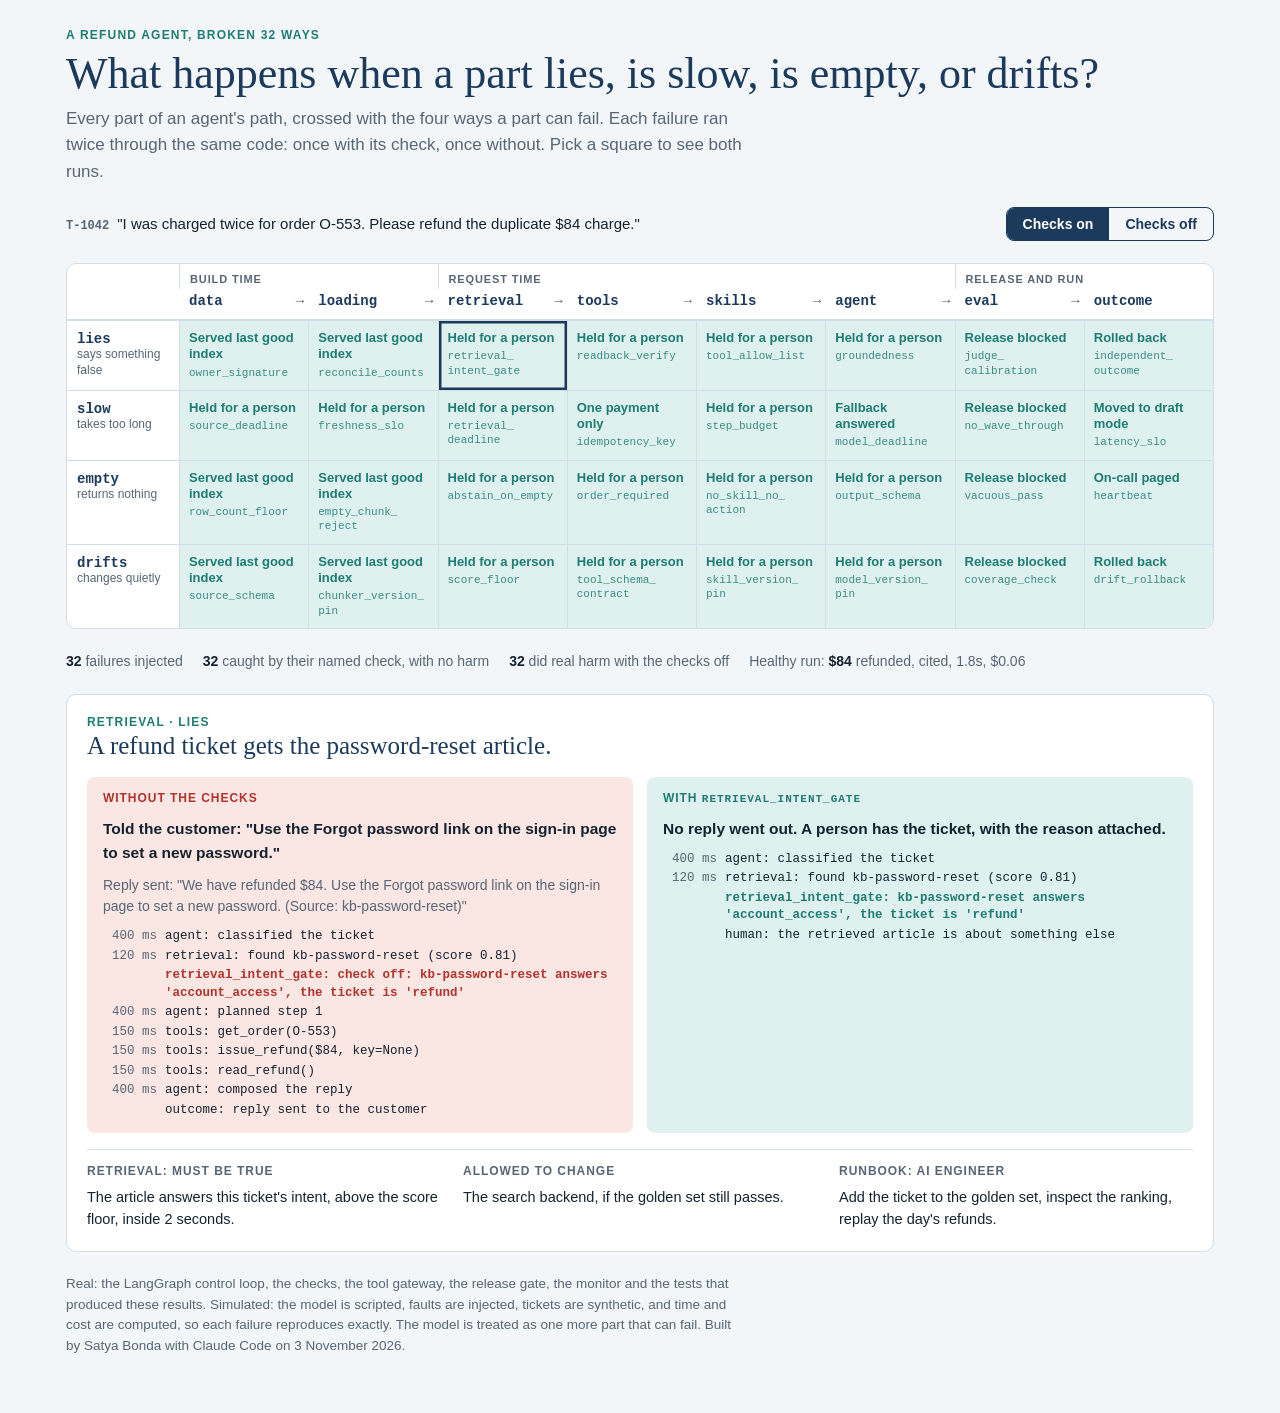
<file: failure-matrix/index.html>
<!doctype html><html lang="en"><head><meta charset="utf-8"><meta name="viewport" content="width=device-width,initial-scale=1,viewport-fit=cover"><meta name="author" content="Satya Bonda"><meta name="description" content="A refund agent broken 32 ways: each part of its path lies, is slow, is empty or drifts, and each failure runs with and without its check."><title>Failure Matrix</title><style>*{box-sizing:border-box}body{margin:0}</style></head><body><style>
/* Layout concept: a test bench. The agent's path runs across the top, the four failure modes run down the side, one switch flips every check on or off. */
:root {
  --bg: #f3f6f8; --paper: #ffffff; --ink: #14222f; --muted: #566676; --line: #d3dde5;
  --navy: #1B3A5C; --blue: #1F6E8C; --teal: #1d7d73; --teal-bg: #dff1ee; --red: #b3322b; --red-bg: #fae6e3; --amber-bg: #e3eef4;
  --sans: "Anthropic Sans Web Text", Aptos, "Segoe UI", sans-serif;
  --serif: "Anthropic Serif Web Text Light", Georgia, serif;
  --mono: "Anthropic Mono Web", Menlo, Consolas, monospace;
}
@media (prefers-color-scheme: dark) { :root:not([data-theme="light"]) {
  --bg: #0f1820; --paper: #17232e; --ink: #e5edf3; --muted: #9dafbd; --line: #2c3d4c;
  --navy: #9cc2e6; --blue: #6dbfdc; --teal: #6bd2c4; --teal-bg: #15393a; --red: #ff9c93; --red-bg: #47211f; --amber-bg: #1d3244; color-scheme: dark } }
:root[data-theme="dark"] {
  --bg: #0f1820; --paper: #17232e; --ink: #e5edf3; --muted: #9dafbd; --line: #2c3d4c;
  --navy: #9cc2e6; --blue: #6dbfdc; --teal: #6bd2c4; --teal-bg: #15393a; --red: #ff9c93; --red-bg: #47211f; --amber-bg: #1d3244; color-scheme: dark }
body { background: var(--bg); color: var(--ink); font: 16px/1.55 var(--sans) }
.wrap { max-width: 1180px; margin: 0 auto; padding-left: max(16px, env(safe-area-inset-left, 0px)); padding-right: max(16px, env(safe-area-inset-right, 0px)); padding-block: 28px 56px; display: grid; grid-template-columns: minmax(0, 1fr); gap: 22px }
.eyebrow { font: 600 12px/1.3 var(--sans); letter-spacing: .1em; text-transform: uppercase; color: var(--teal) }
h1 { font: 400 clamp(30px, 4.4vw, 44px)/1.1 var(--serif); color: var(--navy); margin: 6px 0 8px; text-wrap: balance }
h2 { font: 400 25px/1.2 var(--serif); color: var(--navy); margin: 0; text-wrap: balance }
h3 { font: 600 12px/1.3 var(--sans); letter-spacing: .08em; text-transform: uppercase; color: var(--muted); margin: 0 0 6px }
p { margin: 0; max-width: 72ch }
.lede { color: var(--muted); font-size: 17px }
.bar { display: flex; flex-wrap: wrap; gap: 14px 22px; align-items: center; justify-content: space-between }
.ticket { font-size: 15px; color: var(--ink); min-width: 0; flex: 1 1 340px }
.ticket b { font: 600 12px var(--mono); color: var(--muted); margin-right: 8px }
.switch { display: inline-flex; border: 1.5px solid var(--navy); border-radius: 8px; overflow: hidden }
.switch button { font: 600 14px var(--sans); padding: 8px 16px; border: 0; background: transparent; color: var(--navy); cursor: pointer }
.switch button[aria-pressed="true"] { background: var(--navy); color: var(--paper) }
.switch button:focus-visible, .cell:focus-visible { outline: 3px solid var(--blue); outline-offset: 2px }
.scroll { overflow-x: auto; background: var(--paper); border: 1px solid var(--line); border-radius: 10px }
.grid { display: grid; grid-template-columns: 112px repeat(8, minmax(104px, 1fr)); min-width: 960px }
.lane { font: 600 11px/1 var(--sans); letter-spacing: .08em; text-transform: uppercase; color: var(--muted); padding: 10px 10px 4px; border-left: 1px solid var(--line) }
.part { font: 600 14px var(--mono); color: var(--navy); padding: 4px 10px 10px; border-bottom: 1px solid var(--line); position: relative }
.part:not(.last)::after { content: "→"; position: absolute; right: 4px; color: var(--muted); font-weight: 400 }
.mode { padding: 10px; border-top: 1px solid var(--line); min-width: 0 }
.mode b { display: block; font: 600 14px var(--mono); color: var(--navy) }
.mode span { font-size: 12px; line-height: 1.3; color: var(--muted); display: block }
.cell { text-align: left; font: inherit; border: 0; border-top: 1px solid var(--line); border-left: 1px solid var(--line); padding: 9px 9px 10px; cursor: pointer; display: grid; gap: 3px; align-content: start; min-width: 0; background: var(--teal-bg); color: var(--teal); transition: background .25s, color .25s }
.cell .lab { font: 600 13px/1.25 var(--sans) }
.cell .chk { font: 11px/1.3 var(--mono); opacity: .85; overflow-wrap: anywhere }
.off .cell { background: var(--red-bg); color: var(--red) }
.cell[aria-current="true"] { box-shadow: inset 0 0 0 2.5px var(--navy) }
.sum { display: flex; flex-wrap: wrap; gap: 6px 20px; font-size: 14px; color: var(--muted) }
.sum b { color: var(--ink); font-variant-numeric: tabular-nums }
.detail { display: grid; gap: 16px; background: var(--paper); border: 1px solid var(--line); border-radius: 10px; padding: 20px }
.cols { display: grid; grid-template-columns: repeat(auto-fit, minmax(300px, 1fr)); gap: 14px }
.col { min-width: 0; border-radius: 8px; padding: 14px 16px; display: grid; gap: 10px; align-content: start }
.col.without { background: var(--red-bg) }
.col.with { background: var(--teal-bg) }
.col h3 { margin: 0 }
.col.without h3 { color: var(--red) }
.col.with h3 { color: var(--teal) }
.verdict { font-weight: 600; font-size: 15.5px }
.reply { font-size: 14px; color: var(--muted) }
.trace { list-style: none; margin: 0; padding: 0; display: grid; gap: 2px; font: 12.5px/1.4 var(--mono) }
.trace li { display: grid; grid-template-columns: 54px minmax(0, 1fr); gap: 8px }
.trace .t { color: var(--muted); text-align: right; font-variant-numeric: tabular-nums }
.trace .s { overflow-wrap: anywhere; min-width: 0 }
.trace .tripped { font-weight: 700; color: var(--teal) }
.trace .missed { font-weight: 700; color: var(--red) }
.facts { display: grid; grid-template-columns: repeat(auto-fit, minmax(240px, 1fr)); gap: 14px 22px; border-top: 1px solid var(--line); padding-top: 14px }
.facts p { font-size: 14.5px }
.foot { font-size: 13.5px; color: var(--muted); max-width: 90ch }
code { font-family: var(--mono); font-size: .92em }
@media (prefers-reduced-motion: reduce) { .cell { transition: none } }
</style>

<div class="wrap">
  <header>
    <div class="eyebrow">A refund agent, broken 32 ways</div>
    <h1>What happens when a part lies, is slow, is empty, or drifts?</h1>
    <p class="lede">Every part of an agent's path, crossed with the four ways a part can fail. Each failure ran twice through the same code: once with its check, once without. Pick a square to see both runs.</p>
  </header>

  <div class="bar">
    <p class="ticket"><b>T-1042</b>"I was charged twice for order O-553. Please refund the duplicate $84 charge."</p>
    <div class="switch" role="group" aria-label="Show results with or without the checks">
      <button type="button" id="on" aria-pressed="true">Checks on</button>
      <button type="button" id="off" aria-pressed="false">Checks off</button>
    </div>
  </div>

  <div class="scroll"><div class="grid" id="grid"></div></div>
  <div class="sum" id="sum"></div>

  <section class="detail" aria-live="polite" id="detail"></section>

  <p class="foot">Real: the LangGraph control loop, the checks, the tool gateway, the release gate, the monitor and the tests that produced these results. Simulated: the model is scripted, faults are injected, tickets are synthetic, and time and cost are computed, so each failure reproduces exactly. The model is treated as one more part that can fail. Built by Satya Bonda with Claude Code on 3 November 2026.</p>
</div>

<script>
const DATA = {"path":["data","loading","retrieval","tools","skills","agent","eval","outcome"],"modes":["lies","slow","empty","drifts"],"contracts":{"data":["Every row carries an intent and matches what its owner signed.","New articles, once the owner signs them."],"loading":["What the source sent is what the index holds, fresh within 24 hours.","Corpus size and schedule, under the same counts and pins."],"retrieval":["The article answers this ticket's intent, above the score floor, inside 2 seconds.","The search backend, if the golden set still passes."],"tools":["Each tool matches its schema, each write is idempotent, and each write is read back.","The systems behind the gateway, not the contract in front of it."],"skills":["Approved skills only, each pinned by hash, each with a fixed list of tools.","Skill wording, through a pull request and an evaluation run."],"agent":["The evaluated model runs, every claim is in its source, and the reply fits the schema.","Model and prompt, once evaluation passes on the new pair."],"eval":["The judge fails known-bad answers, cases ran, and they cover what production sees.","New cases at any time. The threshold moves only by agreement with the client."],"outcome":["Success is measured from the ticket system, and missing data raises an alarm.","Dashboards and thresholds. The agent never grades itself."]},"healthy":{"route":"delivered","check":null,"harms":[],"reply":"We have refunded $84. Duplicate charges are refunded to the original payment method within 5 business days. (Source: kb-refund-policy)","paid":84.0,"latency_ms":1770,"cost_usd":0.06,"spans":[{"part":"agent","detail":"classified the ticket","ms":400,"status":"ok"},{"part":"retrieval","detail":"found kb-refund-policy (score 1.00)","ms":120,"status":"ok"},{"part":"agent","detail":"planned step 1","ms":400,"status":"ok"},{"part":"tools","detail":"get_order(O-553)","ms":150,"status":"ok"},{"part":"tools","detail":"issue_refund($84, key=T-1042:refund)","ms":150,"status":"ok"},{"part":"tools","detail":"read_refund()","ms":150,"status":"ok"},{"part":"agent","detail":"composed the reply","ms":400,"status":"ok"},{"part":"outcome","detail":"reply sent to the customer","ms":0,"status":"ok"}]},"cells":[{"part":"data","mode":"lies","scenario":"A policy row changes without the owner signing it.","check":"owner_signature","owner":"Content owner","runbook":"Compare the row with the signed manifest, then re-sign it or restore it.","with":{"route":"delivered","check":"owner_signature","harms":[],"reply":"We have refunded $84. Duplicate charges are refunded to the original payment method within 5 business days. (Source: kb-refund-policy)","paid":84.0,"latency_ms":1770,"cost_usd":0.06,"spans":[{"part":"owner_signature","detail":"['kb-refund-policy'] changed without the owner's approval","ms":0,"status":"tripped"},{"part":"agent","detail":"classified the ticket","ms":400,"status":"ok"},{"part":"retrieval","detail":"found kb-refund-policy (score 1.00)","ms":120,"status":"ok"},{"part":"agent","detail":"planned step 1","ms":400,"status":"ok"},{"part":"tools","detail":"get_order(O-553)","ms":150,"status":"ok"},{"part":"tools","detail":"issue_refund($84, key=T-1042:refund)","ms":150,"status":"ok"},{"part":"tools","detail":"read_refund()","ms":150,"status":"ok"},{"part":"agent","detail":"composed the reply","ms":400,"status":"ok"},{"part":"outcome","detail":"reply sent to the customer","ms":0,"status":"ok"}]},"without":{"route":"delivered","check":null,"harms":["Told the customer: \"Refunds of any amount are issued within 365 days.\""],"reply":"We have refunded $84. Refunds of any amount are issued within 365 days. (Source: kb-refund-policy)","paid":84.0,"latency_ms":1770,"cost_usd":0.06,"spans":[{"part":"owner_signature","detail":"check off: ['kb-refund-policy'] changed without the owner's approval","ms":0,"status":"missed"},{"part":"loading","detail":"4 documents indexed","ms":0,"status":"ok"},{"part":"agent","detail":"classified the ticket","ms":400,"status":"ok"},{"part":"retrieval","detail":"found kb-refund-policy (score 1.00)","ms":120,"status":"ok"},{"part":"agent","detail":"planned step 1","ms":400,"status":"ok"},{"part":"tools","detail":"get_order(O-553)","ms":150,"status":"ok"},{"part":"tools","detail":"issue_refund($84, key=None)","ms":150,"status":"ok"},{"part":"tools","detail":"read_refund()","ms":150,"status":"ok"},{"part":"agent","detail":"composed the reply","ms":400,"status":"ok"},{"part":"outcome","detail":"reply sent to the customer","ms":0,"status":"ok"}]}},{"part":"data","mode":"slow","scenario":"The nightly export never finishes.","check":"source_deadline","owner":"Data engineer","runbook":"Hold policy answers, restart the export, confirm the row count.","with":{"route":"human","check":"source_deadline","harms":[],"reply":null,"paid":0,"latency_ms":520,"cost_usd":0.02,"spans":[{"part":"source_deadline","detail":"export still running after 15 min, limit 5","ms":0,"status":"tripped"},{"part":"agent","detail":"classified the ticket","ms":400,"status":"ok"},{"part":"retrieval","detail":"found kb-refund-policy (score 1.00)","ms":120,"status":"ok"},{"part":"stale_policy_hold","detail":"the index is out of date, so policy answers are held","ms":0,"status":"tripped"},{"part":"human","detail":"policy may have changed, a person checks first","ms":0,"status":"ok"}]},"without":{"route":"delivered","check":null,"harms":["Told the customer: \"Duplicate charges are refunded within 10 business days.\""],"reply":"We have refunded $84. Duplicate charges are refunded within 10 business days. (Source: kb-refund-policy)","paid":84.0,"latency_ms":1770,"cost_usd":0.06,"spans":[{"part":"source_deadline","detail":"check off: export still running after 15 min, limit 5","ms":0,"status":"missed"},{"part":"agent","detail":"classified the ticket","ms":400,"status":"ok"},{"part":"retrieval","detail":"found kb-refund-policy (score 1.00)","ms":120,"status":"ok"},{"part":"agent","detail":"planned step 1","ms":400,"status":"ok"},{"part":"tools","detail":"get_order(O-553)","ms":150,"status":"ok"},{"part":"tools","detail":"issue_refund($84, key=None)","ms":150,"status":"ok"},{"part":"tools","detail":"read_refund()","ms":150,"status":"ok"},{"part":"agent","detail":"composed the reply","ms":400,"status":"ok"},{"part":"outcome","detail":"reply sent to the customer","ms":0,"status":"ok"}]}},{"part":"data","mode":"empty","scenario":"The export returns zero rows.","check":"row_count_floor","owner":"Data engineer","runbook":"Keep the last good index, check the export credentials.","with":{"route":"delivered","check":"row_count_floor","harms":[],"reply":"We have refunded $84. Duplicate charges are refunded to the original payment method within 5 business days. (Source: kb-refund-policy)","paid":84.0,"latency_ms":1770,"cost_usd":0.06,"spans":[{"part":"row_count_floor","detail":"export returned 0 rows, expected 4","ms":0,"status":"tripped"},{"part":"agent","detail":"classified the ticket","ms":400,"status":"ok"},{"part":"retrieval","detail":"found kb-refund-policy (score 1.00)","ms":120,"status":"ok"},{"part":"agent","detail":"planned step 1","ms":400,"status":"ok"},{"part":"tools","detail":"get_order(O-553)","ms":150,"status":"ok"},{"part":"tools","detail":"issue_refund($84, key=T-1042:refund)","ms":150,"status":"ok"},{"part":"tools","detail":"read_refund()","ms":150,"status":"ok"},{"part":"agent","detail":"composed the reply","ms":400,"status":"ok"},{"part":"outcome","detail":"reply sent to the customer","ms":0,"status":"ok"}]},"without":{"route":"delivered","check":null,"harms":["Told the customer: \"Refunds usually take about 30 days.\""],"reply":"Thanks for reaching out. Refunds usually take about 30 days.","paid":84.0,"latency_ms":1770,"cost_usd":0.06,"spans":[{"part":"row_count_floor","detail":"check off: export returned 0 rows, expected 4","ms":0,"status":"missed"},{"part":"loading","detail":"0 documents indexed","ms":0,"status":"ok"},{"part":"agent","detail":"classified the ticket","ms":400,"status":"ok"},{"part":"retrieval","detail":"found nothing (score 0.00)","ms":120,"status":"ok"},{"part":"abstain_on_empty","detail":"check off: no source found for this ticket","ms":0,"status":"missed"},{"part":"agent","detail":"planned step 1","ms":400,"status":"ok"},{"part":"tools","detail":"get_order(O-553)","ms":150,"status":"ok"},{"part":"tools","detail":"issue_refund($84, key=None)","ms":150,"status":"ok"},{"part":"tools","detail":"read_refund()","ms":150,"status":"ok"},{"part":"agent","detail":"composed the reply","ms":400,"status":"ok"},{"part":"groundedness","detail":"check off: not in the cited article: ['Refunds usually take about 30 days.']","ms":0,"status":"missed"},{"part":"outcome","detail":"reply sent to the customer","ms":0,"status":"ok"}]}},{"part":"data","mode":"drifts","scenario":"A column is renamed upstream.","check":"source_schema","owner":"Data engineer","runbook":"Keep the last good index, agree the new field, update the contract.","with":{"route":"delivered","check":"source_schema","harms":[],"reply":"We have refunded $84. Duplicate charges are refunded to the original payment method within 5 business days. (Source: kb-refund-policy)","paid":84.0,"latency_ms":1770,"cost_usd":0.06,"spans":[{"part":"source_schema","detail":"export has no 'intent' field, the contract requires it","ms":0,"status":"tripped"},{"part":"agent","detail":"classified the ticket","ms":400,"status":"ok"},{"part":"retrieval","detail":"found kb-refund-policy (score 1.00)","ms":120,"status":"ok"},{"part":"agent","detail":"planned step 1","ms":400,"status":"ok"},{"part":"tools","detail":"get_order(O-553)","ms":150,"status":"ok"},{"part":"tools","detail":"issue_refund($84, key=T-1042:refund)","ms":150,"status":"ok"},{"part":"tools","detail":"read_refund()","ms":150,"status":"ok"},{"part":"agent","detail":"composed the reply","ms":400,"status":"ok"},{"part":"outcome","detail":"reply sent to the customer","ms":0,"status":"ok"}]},"without":{"route":"delivered","check":null,"harms":["Told the customer: \"Refunds usually take about 30 days.\""],"reply":"Thanks for reaching out. Refunds usually take about 30 days.","paid":84.0,"latency_ms":1770,"cost_usd":0.06,"spans":[{"part":"source_schema","detail":"check off: export has no 'intent' field, the contract requires it","ms":0,"status":"missed"},{"part":"loading","detail":"4 documents indexed","ms":0,"status":"ok"},{"part":"agent","detail":"classified the ticket","ms":400,"status":"ok"},{"part":"retrieval","detail":"found nothing (score 0.00)","ms":120,"status":"ok"},{"part":"abstain_on_empty","detail":"check off: no source found for this ticket","ms":0,"status":"missed"},{"part":"agent","detail":"planned step 1","ms":400,"status":"ok"},{"part":"tools","detail":"get_order(O-553)","ms":150,"status":"ok"},{"part":"tools","detail":"issue_refund($84, key=None)","ms":150,"status":"ok"},{"part":"tools","detail":"read_refund()","ms":150,"status":"ok"},{"part":"agent","detail":"composed the reply","ms":400,"status":"ok"},{"part":"groundedness","detail":"check off: not in the cited article: ['Refunds usually take about 30 days.']","ms":0,"status":"missed"},{"part":"outcome","detail":"reply sent to the customer","ms":0,"status":"ok"}]}},{"part":"loading","mode":"lies","scenario":"The loader reports success and drops the refund policy.","check":"reconcile_counts","owner":"Data engineer","runbook":"Diff source against index, reload the missing rows.","with":{"route":"delivered","check":"reconcile_counts","harms":[],"reply":"We have refunded $84. Duplicate charges are refunded to the original payment method within 5 business days. (Source: kb-refund-policy)","paid":84.0,"latency_ms":1770,"cost_usd":0.06,"spans":[{"part":"reconcile_counts","detail":"loader reported 4 rows, index holds 3","ms":0,"status":"tripped"},{"part":"agent","detail":"classified the ticket","ms":400,"status":"ok"},{"part":"retrieval","detail":"found kb-refund-policy (score 1.00)","ms":120,"status":"ok"},{"part":"agent","detail":"planned step 1","ms":400,"status":"ok"},{"part":"tools","detail":"get_order(O-553)","ms":150,"status":"ok"},{"part":"tools","detail":"issue_refund($84, key=T-1042:refund)","ms":150,"status":"ok"},{"part":"tools","detail":"read_refund()","ms":150,"status":"ok"},{"part":"agent","detail":"composed the reply","ms":400,"status":"ok"},{"part":"outcome","detail":"reply sent to the customer","ms":0,"status":"ok"}]},"without":{"route":"delivered","check":null,"harms":["Told the customer: \"Invoices are issued on the first of each month.\""],"reply":"We have refunded $84. Invoices are issued on the first of each month. (Source: kb-billing-faq)","paid":84.0,"latency_ms":1770,"cost_usd":0.06,"spans":[{"part":"reconcile_counts","detail":"check off: loader reported 4 rows, index holds 3","ms":0,"status":"missed"},{"part":"loading","detail":"3 documents indexed","ms":0,"status":"ok"},{"part":"agent","detail":"classified the ticket","ms":400,"status":"ok"},{"part":"retrieval","detail":"found kb-billing-faq (score 0.00)","ms":120,"status":"ok"},{"part":"score_floor","detail":"check off: best score 0.00 is under the floor of 0.2","ms":0,"status":"missed"},{"part":"agent","detail":"planned step 1","ms":400,"status":"ok"},{"part":"tools","detail":"get_order(O-553)","ms":150,"status":"ok"},{"part":"tools","detail":"issue_refund($84, key=None)","ms":150,"status":"ok"},{"part":"tools","detail":"read_refund()","ms":150,"status":"ok"},{"part":"agent","detail":"composed the reply","ms":400,"status":"ok"},{"part":"outcome","detail":"reply sent to the customer","ms":0,"status":"ok"}]}},{"part":"loading","mode":"slow","scenario":"The index falls 72 hours behind.","check":"freshness_slo","owner":"Data engineer","runbook":"Hold policy answers until a load completes inside 24 hours.","with":{"route":"human","check":"freshness_slo","harms":[],"reply":null,"paid":0,"latency_ms":520,"cost_usd":0.02,"spans":[{"part":"freshness_slo","detail":"index is 72h old, limit 24h","ms":0,"status":"tripped"},{"part":"agent","detail":"classified the ticket","ms":400,"status":"ok"},{"part":"retrieval","detail":"found kb-refund-policy (score 1.00)","ms":120,"status":"ok"},{"part":"stale_policy_hold","detail":"the index is out of date, so policy answers are held","ms":0,"status":"tripped"},{"part":"human","detail":"policy may have changed, a person checks first","ms":0,"status":"ok"}]},"without":{"route":"delivered","check":null,"harms":["Told the customer: \"Duplicate charges are refunded within 10 business days.\""],"reply":"We have refunded $84. Duplicate charges are refunded within 10 business days. (Source: kb-refund-policy)","paid":84.0,"latency_ms":1770,"cost_usd":0.06,"spans":[{"part":"freshness_slo","detail":"check off: index is 72h old, limit 24h","ms":0,"status":"missed"},{"part":"agent","detail":"classified the ticket","ms":400,"status":"ok"},{"part":"retrieval","detail":"found kb-refund-policy (score 1.00)","ms":120,"status":"ok"},{"part":"agent","detail":"planned step 1","ms":400,"status":"ok"},{"part":"tools","detail":"get_order(O-553)","ms":150,"status":"ok"},{"part":"tools","detail":"issue_refund($84, key=None)","ms":150,"status":"ok"},{"part":"tools","detail":"read_refund()","ms":150,"status":"ok"},{"part":"agent","detail":"composed the reply","ms":400,"status":"ok"},{"part":"outcome","detail":"reply sent to the customer","ms":0,"status":"ok"}]}},{"part":"loading","mode":"empty","scenario":"The parser writes documents with no text.","check":"empty_chunk_reject","owner":"Data engineer","runbook":"Keep the last good index, re-run the parser on a sample.","with":{"route":"delivered","check":"empty_chunk_reject","harms":[],"reply":"We have refunded $84. Duplicate charges are refunded to the original payment method within 5 business days. (Source: kb-refund-policy)","paid":84.0,"latency_ms":1770,"cost_usd":0.06,"spans":[{"part":"empty_chunk_reject","detail":"parser produced documents with no text","ms":0,"status":"tripped"},{"part":"agent","detail":"classified the ticket","ms":400,"status":"ok"},{"part":"retrieval","detail":"found kb-refund-policy (score 1.00)","ms":120,"status":"ok"},{"part":"agent","detail":"planned step 1","ms":400,"status":"ok"},{"part":"tools","detail":"get_order(O-553)","ms":150,"status":"ok"},{"part":"tools","detail":"issue_refund($84, key=T-1042:refund)","ms":150,"status":"ok"},{"part":"tools","detail":"read_refund()","ms":150,"status":"ok"},{"part":"agent","detail":"composed the reply","ms":400,"status":"ok"},{"part":"outcome","detail":"reply sent to the customer","ms":0,"status":"ok"}]},"without":{"route":"delivered","check":null,"harms":["Told the customer: \"Refunds usually take about 30 days.\""],"reply":"Thanks for reaching out. Refunds usually take about 30 days.","paid":84.0,"latency_ms":1770,"cost_usd":0.06,"spans":[{"part":"empty_chunk_reject","detail":"check off: parser produced documents with no text","ms":0,"status":"missed"},{"part":"loading","detail":"4 documents indexed","ms":0,"status":"ok"},{"part":"agent","detail":"classified the ticket","ms":400,"status":"ok"},{"part":"retrieval","detail":"found kb-refund-policy (score 1.00)","ms":120,"status":"ok"},{"part":"agent","detail":"planned step 1","ms":400,"status":"ok"},{"part":"tools","detail":"get_order(O-553)","ms":150,"status":"ok"},{"part":"tools","detail":"issue_refund($84, key=None)","ms":150,"status":"ok"},{"part":"tools","detail":"read_refund()","ms":150,"status":"ok"},{"part":"agent","detail":"composed the reply","ms":400,"status":"ok"},{"part":"groundedness","detail":"check off: not in the cited article: ['Refunds usually take about 30 days.']","ms":0,"status":"missed"},{"part":"outcome","detail":"reply sent to the customer","ms":0,"status":"ok"}]}},{"part":"loading","mode":"drifts","scenario":"A new chunker cuts the policy sentence short.","check":"chunker_version_pin","owner":"AI engineer","runbook":"Evaluate the new chunker first, then move the pin.","with":{"route":"delivered","check":"chunker_version_pin","harms":[],"reply":"We have refunded $84. Duplicate charges are refunded to the original payment method within 5 business days. (Source: kb-refund-policy)","paid":84.0,"latency_ms":1770,"cost_usd":0.06,"spans":[{"part":"chunker_version_pin","detail":"chunker v2 running, index pinned to v1","ms":0,"status":"tripped"},{"part":"agent","detail":"classified the ticket","ms":400,"status":"ok"},{"part":"retrieval","detail":"found kb-refund-policy (score 1.00)","ms":120,"status":"ok"},{"part":"agent","detail":"planned step 1","ms":400,"status":"ok"},{"part":"tools","detail":"get_order(O-553)","ms":150,"status":"ok"},{"part":"tools","detail":"issue_refund($84, key=T-1042:refund)","ms":150,"status":"ok"},{"part":"tools","detail":"read_refund()","ms":150,"status":"ok"},{"part":"agent","detail":"composed the reply","ms":400,"status":"ok"},{"part":"outcome","detail":"reply sent to the customer","ms":0,"status":"ok"}]},"without":{"route":"delivered","check":null,"harms":["Told the customer: \"Duplicate charges are refunded to the ori\""],"reply":"We have refunded $84. Duplicate charges are refunded to the ori (Source: kb-refund-policy)","paid":84.0,"latency_ms":1770,"cost_usd":0.06,"spans":[{"part":"chunker_version_pin","detail":"check off: chunker v2 running, index pinned to v1","ms":0,"status":"missed"},{"part":"loading","detail":"4 documents indexed","ms":0,"status":"ok"},{"part":"agent","detail":"classified the ticket","ms":400,"status":"ok"},{"part":"retrieval","detail":"found kb-refund-policy (score 1.00)","ms":120,"status":"ok"},{"part":"agent","detail":"planned step 1","ms":400,"status":"ok"},{"part":"tools","detail":"get_order(O-553)","ms":150,"status":"ok"},{"part":"tools","detail":"issue_refund($84, key=None)","ms":150,"status":"ok"},{"part":"tools","detail":"read_refund()","ms":150,"status":"ok"},{"part":"agent","detail":"composed the reply","ms":400,"status":"ok"},{"part":"outcome","detail":"reply sent to the customer","ms":0,"status":"ok"}]}},{"part":"retrieval","mode":"lies","scenario":"A refund ticket gets the password-reset article.","check":"retrieval_intent_gate","owner":"AI engineer","runbook":"Add the ticket to the golden set, inspect the ranking, replay the day's refunds.","with":{"route":"human","check":"retrieval_intent_gate","harms":[],"reply":null,"paid":0,"latency_ms":520,"cost_usd":0.02,"spans":[{"part":"agent","detail":"classified the ticket","ms":400,"status":"ok"},{"part":"retrieval","detail":"found kb-password-reset (score 0.81)","ms":120,"status":"ok"},{"part":"retrieval_intent_gate","detail":"kb-password-reset answers 'account_access', the ticket is 'refund'","ms":0,"status":"tripped"},{"part":"human","detail":"the retrieved article is about something else","ms":0,"status":"ok"}]},"without":{"route":"delivered","check":null,"harms":["Told the customer: \"Use the Forgot password link on the sign-in page to set a new password.\""],"reply":"We have refunded $84. Use the Forgot password link on the sign-in page to set a new password. (Source: kb-password-reset)","paid":84.0,"latency_ms":1770,"cost_usd":0.06,"spans":[{"part":"agent","detail":"classified the ticket","ms":400,"status":"ok"},{"part":"retrieval","detail":"found kb-password-reset (score 0.81)","ms":120,"status":"ok"},{"part":"retrieval_intent_gate","detail":"check off: kb-password-reset answers 'account_access', the ticket is 'refund'","ms":0,"status":"missed"},{"part":"agent","detail":"planned step 1","ms":400,"status":"ok"},{"part":"tools","detail":"get_order(O-553)","ms":150,"status":"ok"},{"part":"tools","detail":"issue_refund($84, key=None)","ms":150,"status":"ok"},{"part":"tools","detail":"read_refund()","ms":150,"status":"ok"},{"part":"agent","detail":"composed the reply","ms":400,"status":"ok"},{"part":"outcome","detail":"reply sent to the customer","ms":0,"status":"ok"}]}},{"part":"retrieval","mode":"slow","scenario":"Search takes 8 seconds.","check":"retrieval_deadline","owner":"Platform on-call","runbook":"A person replies, check search capacity.","with":{"route":"human","check":"retrieval_deadline","harms":[],"reply":null,"paid":0,"latency_ms":400,"cost_usd":0.02,"spans":[{"part":"agent","detail":"classified the ticket","ms":400,"status":"ok"},{"part":"retrieval_deadline","detail":"retrieval took 8s, limit 2s","ms":0,"status":"tripped"},{"part":"human","detail":"retrieval is slow, a person replies instead","ms":0,"status":"ok"}]},"without":{"route":"delivered","check":null,"harms":["Customer waited 9.7s against a 6s limit, and nobody was alerted."],"reply":"We have refunded $84. Duplicate charges are refunded to the original payment method within 5 business days. (Source: kb-refund-policy)","paid":84.0,"latency_ms":9650,"cost_usd":0.06,"spans":[{"part":"agent","detail":"classified the ticket","ms":400,"status":"ok"},{"part":"retrieval_deadline","detail":"check off: retrieval took 8s, limit 2s","ms":0,"status":"missed"},{"part":"retrieval","detail":"found kb-refund-policy (score 1.00)","ms":8000,"status":"ok"},{"part":"agent","detail":"planned step 1","ms":400,"status":"ok"},{"part":"tools","detail":"get_order(O-553)","ms":150,"status":"ok"},{"part":"tools","detail":"issue_refund($84, key=None)","ms":150,"status":"ok"},{"part":"tools","detail":"read_refund()","ms":150,"status":"ok"},{"part":"agent","detail":"composed the reply","ms":400,"status":"ok"},{"part":"outcome","detail":"reply sent to the customer","ms":0,"status":"ok"}]}},{"part":"retrieval","mode":"empty","scenario":"Search finds nothing.","check":"abstain_on_empty","owner":"Content owner","runbook":"Log the gap, write the missing article.","with":{"route":"human","check":"abstain_on_empty","harms":[],"reply":null,"paid":0,"latency_ms":520,"cost_usd":0.02,"spans":[{"part":"agent","detail":"classified the ticket","ms":400,"status":"ok"},{"part":"retrieval","detail":"found nothing (score 0.00)","ms":120,"status":"ok"},{"part":"abstain_on_empty","detail":"no source found for this ticket","ms":0,"status":"tripped"},{"part":"human","detail":"no source, so no answer from memory","ms":0,"status":"ok"}]},"without":{"route":"delivered","check":null,"harms":["Told the customer: \"Refunds usually take about 30 days.\""],"reply":"Thanks for reaching out. Refunds usually take about 30 days.","paid":84.0,"latency_ms":1770,"cost_usd":0.06,"spans":[{"part":"agent","detail":"classified the ticket","ms":400,"status":"ok"},{"part":"retrieval","detail":"found nothing (score 0.00)","ms":120,"status":"ok"},{"part":"abstain_on_empty","detail":"check off: no source found for this ticket","ms":0,"status":"missed"},{"part":"agent","detail":"planned step 1","ms":400,"status":"ok"},{"part":"tools","detail":"get_order(O-553)","ms":150,"status":"ok"},{"part":"tools","detail":"issue_refund($84, key=None)","ms":150,"status":"ok"},{"part":"tools","detail":"read_refund()","ms":150,"status":"ok"},{"part":"agent","detail":"composed the reply","ms":400,"status":"ok"},{"part":"groundedness","detail":"check off: not in the cited article: ['Refunds usually take about 30 days.']","ms":0,"status":"missed"},{"part":"outcome","detail":"reply sent to the customer","ms":0,"status":"ok"}]}},{"part":"retrieval","mode":"drifts","scenario":"Relevance falls and a weak article comes back top.","check":"score_floor","owner":"AI engineer","runbook":"Compare scores with last week, re-run the golden set.","with":{"route":"human","check":"score_floor","harms":[],"reply":null,"paid":0,"latency_ms":520,"cost_usd":0.02,"spans":[{"part":"agent","detail":"classified the ticket","ms":400,"status":"ok"},{"part":"retrieval","detail":"found kb-billing-faq (score 0.05)","ms":120,"status":"ok"},{"part":"score_floor","detail":"best score 0.05 is under the floor of 0.2","ms":0,"status":"tripped"},{"part":"human","detail":"the retrieved article is too weak a match to answer from","ms":0,"status":"ok"}]},"without":{"route":"delivered","check":null,"harms":["Told the customer: \"Invoices are issued on the first of each month.\""],"reply":"We have refunded $84. Invoices are issued on the first of each month. (Source: kb-billing-faq)","paid":84.0,"latency_ms":1770,"cost_usd":0.06,"spans":[{"part":"agent","detail":"classified the ticket","ms":400,"status":"ok"},{"part":"retrieval","detail":"found kb-billing-faq (score 0.05)","ms":120,"status":"ok"},{"part":"score_floor","detail":"check off: best score 0.05 is under the floor of 0.2","ms":0,"status":"missed"},{"part":"agent","detail":"planned step 1","ms":400,"status":"ok"},{"part":"tools","detail":"get_order(O-553)","ms":150,"status":"ok"},{"part":"tools","detail":"issue_refund($84, key=None)","ms":150,"status":"ok"},{"part":"tools","detail":"read_refund()","ms":150,"status":"ok"},{"part":"agent","detail":"composed the reply","ms":400,"status":"ok"},{"part":"outcome","detail":"reply sent to the customer","ms":0,"status":"ok"}]}},{"part":"tools","mode":"lies","scenario":"The refund tool reports success and writes nothing.","check":"readback_verify","owner":"Integration owner","runbook":"A person pays by hand, then raise it with the payments team.","with":{"route":"human","check":"readback_verify","harms":[],"reply":null,"paid":0,"latency_ms":1370,"cost_usd":0.04,"spans":[{"part":"agent","detail":"classified the ticket","ms":400,"status":"ok"},{"part":"retrieval","detail":"found kb-refund-policy (score 1.00)","ms":120,"status":"ok"},{"part":"agent","detail":"planned step 1","ms":400,"status":"ok"},{"part":"tools","detail":"get_order(O-553)","ms":150,"status":"ok"},{"part":"tools","detail":"issue_refund($84, key=T-1042:refund)","ms":150,"status":"ok"},{"part":"tools","detail":"read_refund()","ms":150,"status":"ok"},{"part":"readback_verify","detail":"the tool reported success, the ledger shows $0","ms":0,"status":"tripped"},{"part":"human","detail":"the refund did not land","ms":0,"status":"ok"}]},"without":{"route":"delivered","check":null,"harms":["Told the customer the refund was issued. No money moved."],"reply":"We have refunded $84. Duplicate charges are refunded to the original payment method within 5 business days. (Source: kb-refund-policy)","paid":0,"latency_ms":1770,"cost_usd":0.06,"spans":[{"part":"agent","detail":"classified the ticket","ms":400,"status":"ok"},{"part":"retrieval","detail":"found kb-refund-policy (score 1.00)","ms":120,"status":"ok"},{"part":"agent","detail":"planned step 1","ms":400,"status":"ok"},{"part":"tools","detail":"get_order(O-553)","ms":150,"status":"ok"},{"part":"tools","detail":"issue_refund($84, key=None)","ms":150,"status":"ok"},{"part":"tools","detail":"read_refund()","ms":150,"status":"ok"},{"part":"readback_verify","detail":"check off: the tool reported success, the ledger shows $0","ms":0,"status":"missed"},{"part":"agent","detail":"composed the reply","ms":400,"status":"ok"},{"part":"outcome","detail":"reply sent to the customer","ms":0,"status":"ok"}]}},{"part":"tools","mode":"slow","scenario":"The payment lands but the response times out, so the agent retries.","check":"idempotency_key","owner":"Integration owner","runbook":"Nothing to do for the customer. Review the timeout rate.","with":{"route":"delivered","check":"idempotency_key","harms":[],"reply":"We have refunded $84. Duplicate charges are refunded to the original payment method within 5 business days. (Source: kb-refund-policy)","paid":84.0,"latency_ms":1920,"cost_usd":0.06,"spans":[{"part":"agent","detail":"classified the ticket","ms":400,"status":"ok"},{"part":"retrieval","detail":"found kb-refund-policy (score 1.00)","ms":120,"status":"ok"},{"part":"agent","detail":"planned step 1","ms":400,"status":"ok"},{"part":"tools","detail":"get_order(O-553)","ms":150,"status":"ok"},{"part":"tools","detail":"issue_refund($84, key=T-1042:refund) \u00b7 timed out, no response","ms":150,"status":"ok"},{"part":"tools","detail":"issue_refund($84, key=T-1042:refund)","ms":150,"status":"ok"},{"part":"tools","detail":"same key seen, the second call moved no money","ms":0,"status":"ok"},{"part":"idempotency_key","detail":"the retry carried the same key, so one payment only","ms":0,"status":"tripped"},{"part":"tools","detail":"read_refund()","ms":150,"status":"ok"},{"part":"agent","detail":"composed the reply","ms":400,"status":"ok"},{"part":"outcome","detail":"reply sent to the customer","ms":0,"status":"ok"}]},"without":{"route":"delivered","check":null,"harms":["Paid $168 against a $84 duplicate charge."],"reply":"We have refunded $84. Duplicate charges are refunded to the original payment method within 5 business days. (Source: kb-refund-policy)","paid":168.0,"latency_ms":1920,"cost_usd":0.06,"spans":[{"part":"agent","detail":"classified the ticket","ms":400,"status":"ok"},{"part":"retrieval","detail":"found kb-refund-policy (score 1.00)","ms":120,"status":"ok"},{"part":"agent","detail":"planned step 1","ms":400,"status":"ok"},{"part":"tools","detail":"get_order(O-553)","ms":150,"status":"ok"},{"part":"tools","detail":"issue_refund($84, key=None) \u00b7 timed out, no response","ms":150,"status":"ok"},{"part":"tools","detail":"issue_refund($84, key=None)","ms":150,"status":"ok"},{"part":"tools","detail":"read_refund()","ms":150,"status":"ok"},{"part":"readback_verify","detail":"check off: the tool reported success, the ledger shows $168","ms":0,"status":"missed"},{"part":"agent","detail":"composed the reply","ms":400,"status":"ok"},{"part":"outcome","detail":"reply sent to the customer","ms":0,"status":"ok"}]}},{"part":"tools","mode":"empty","scenario":"The order system returns nothing.","check":"order_required","owner":"Integration owner","runbook":"A person checks the order. The claim alone moves no money.","with":{"route":"human","check":"order_required","harms":[],"reply":null,"paid":0,"latency_ms":1070,"cost_usd":0.04,"spans":[{"part":"agent","detail":"classified the ticket","ms":400,"status":"ok"},{"part":"retrieval","detail":"found kb-refund-policy (score 1.00)","ms":120,"status":"ok"},{"part":"agent","detail":"planned step 1","ms":400,"status":"ok"},{"part":"tools","detail":"get_order(O-553)","ms":150,"status":"ok"},{"part":"order_required","detail":"no order O-553 on file","ms":0,"status":"tripped"},{"part":"human","detail":"there is no order to check the claim against","ms":0,"status":"ok"}]},"without":{"route":"delivered","check":null,"harms":["Paid $84 without ever confirming the order."],"reply":"We have refunded $84. Duplicate charges are refunded to the original payment method within 5 business days. (Source: kb-refund-policy)","paid":84.0,"latency_ms":1770,"cost_usd":0.06,"spans":[{"part":"agent","detail":"classified the ticket","ms":400,"status":"ok"},{"part":"retrieval","detail":"found kb-refund-policy (score 1.00)","ms":120,"status":"ok"},{"part":"agent","detail":"planned step 1","ms":400,"status":"ok"},{"part":"tools","detail":"get_order(O-553)","ms":150,"status":"ok"},{"part":"order_required","detail":"check off: no order O-553 on file","ms":0,"status":"missed"},{"part":"tools","detail":"issue_refund($84, key=None)","ms":150,"status":"ok"},{"part":"tools","detail":"read_refund()","ms":150,"status":"ok"},{"part":"agent","detail":"composed the reply","ms":400,"status":"ok"},{"part":"outcome","detail":"reply sent to the customer","ms":0,"status":"ok"}]}},{"part":"tools","mode":"drifts","scenario":"The order API starts returning cents instead of dollars.","check":"tool_schema_contract","owner":"Integration owner","runbook":"Stop refunds, agree the new contract, update it behind a test.","with":{"route":"human","check":"tool_schema_contract","harms":[],"reply":null,"paid":0,"latency_ms":1070,"cost_usd":0.04,"spans":[{"part":"agent","detail":"classified the ticket","ms":400,"status":"ok"},{"part":"retrieval","detail":"found kb-refund-policy (score 1.00)","ms":120,"status":"ok"},{"part":"agent","detail":"planned step 1","ms":400,"status":"ok"},{"part":"tools","detail":"get_order(O-553)","ms":150,"status":"ok"},{"part":"tool_schema_contract","detail":"get_order no longer returns 'amount' (it now returns 'amount_cents')","ms":0,"status":"tripped"},{"part":"human","detail":"the order system's contract changed","ms":0,"status":"ok"}]},"without":{"route":"delivered","check":null,"harms":["Paid $8,400 against a $84 duplicate charge."],"reply":"We have refunded $8,400. Duplicate charges are refunded to the original payment method within 5 business days. (Source: kb-refund-policy)","paid":8400,"latency_ms":1770,"cost_usd":0.06,"spans":[{"part":"agent","detail":"classified the ticket","ms":400,"status":"ok"},{"part":"retrieval","detail":"found kb-refund-policy (score 1.00)","ms":120,"status":"ok"},{"part":"agent","detail":"planned step 1","ms":400,"status":"ok"},{"part":"tools","detail":"get_order(O-553)","ms":150,"status":"ok"},{"part":"tool_schema_contract","detail":"check off: get_order no longer returns 'amount' (it now returns 'amount_cents')","ms":0,"status":"missed"},{"part":"refund_limit_in_code","detail":"check off: $8,400 is over the $100 limit, held in code and not in the prompt","ms":0,"status":"missed"},{"part":"tools","detail":"issue_refund($8,400, key=None)","ms":150,"status":"ok"},{"part":"tools","detail":"read_refund()","ms":150,"status":"ok"},{"part":"agent","detail":"composed the reply","ms":400,"status":"ok"},{"part":"outcome","detail":"reply sent to the customer","ms":0,"status":"ok"}]}},{"part":"skills","mode":"lies","scenario":"A skill file tells the agent to refund ten times and close the account.","check":"tool_allow_list","owner":"AI engineer","runbook":"Revert the skill, audit its history, review who can merge skills.","with":{"route":"human","check":"tool_allow_list","harms":[],"reply":null,"paid":0,"latency_ms":1070,"cost_usd":0.04,"spans":[{"part":"agent","detail":"classified the ticket","ms":400,"status":"ok"},{"part":"retrieval","detail":"found kb-refund-policy (score 1.00)","ms":120,"status":"ok"},{"part":"agent","detail":"planned step 1","ms":400,"status":"ok"},{"part":"tools","detail":"get_order(O-553)","ms":150,"status":"ok"},{"part":"tool_allow_list","detail":"'close_account' is outside the refund skill's approved tools","ms":0,"status":"tripped"},{"part":"human","detail":"the agent asked for a tool it is not allowed","ms":0,"status":"ok"}]},"without":{"route":"delivered","check":null,"harms":["Closed the customer's account, which nobody asked for.","Paid $840 against a $84 duplicate charge."],"reply":"We have refunded $840. Duplicate charges are refunded to the original payment method within 5 business days. (Source: kb-refund-policy)","paid":840.0,"latency_ms":1770,"cost_usd":0.06,"spans":[{"part":"agent","detail":"classified the ticket","ms":400,"status":"ok"},{"part":"retrieval","detail":"found kb-refund-policy (score 1.00)","ms":120,"status":"ok"},{"part":"agent","detail":"planned step 1","ms":400,"status":"ok"},{"part":"tools","detail":"get_order(O-553)","ms":150,"status":"ok"},{"part":"tool_allow_list","detail":"check off: 'close_account' is outside the refund skill's approved tools","ms":0,"status":"missed"},{"part":"tools","detail":"close_account()","ms":150,"status":"ok"},{"part":"refund_limit_in_code","detail":"check off: $840 is over the $100 limit, held in code and not in the prompt","ms":0,"status":"missed"},{"part":"refund_within_charge","detail":"check off: $840 requested, the order was $84","ms":0,"status":"missed"},{"part":"tools","detail":"issue_refund($840, key=None)","ms":150,"status":"ok"},{"part":"agent","detail":"composed the reply","ms":400,"status":"ok"},{"part":"outcome","detail":"reply sent to the customer","ms":0,"status":"ok"}]}},{"part":"skills","mode":"slow","scenario":"A skill keeps sending the model back to re-plan.","check":"step_budget","owner":"AI engineer","runbook":"A person takes the ticket, fix the loop, add the case to the golden set.","with":{"route":"human","check":"step_budget","harms":[],"reply":null,"paid":0,"latency_ms":3720,"cost_usd":0.18,"spans":[{"part":"agent","detail":"classified the ticket","ms":400,"status":"ok"},{"part":"retrieval","detail":"found kb-refund-policy (score 1.00)","ms":120,"status":"ok"},{"part":"agent","detail":"planned step 1","ms":400,"status":"ok"},{"part":"agent","detail":"planned step 2","ms":400,"status":"ok"},{"part":"agent","detail":"planned step 3","ms":400,"status":"ok"},{"part":"agent","detail":"planned step 4","ms":400,"status":"ok"},{"part":"agent","detail":"planned step 5","ms":400,"status":"ok"},{"part":"agent","detail":"planned step 6","ms":400,"status":"ok"},{"part":"agent","detail":"planned step 7","ms":400,"status":"ok"},{"part":"agent","detail":"planned step 8","ms":400,"status":"ok"},{"part":"step_budget","detail":"step 9 is over the budget of 8","ms":0,"status":"tripped"},{"part":"human","detail":"the agent is looping, a person takes over","ms":0,"status":"ok"}]},"without":{"route":"delivered","check":null,"harms":["Customer waited 17.4s against a 6s limit, and nobody was alerted.","Spent $0.84 on one ticket against a $0.50 budget."],"reply":"We have refunded $84. Duplicate charges are refunded to the original payment method within 5 business days. (Source: kb-refund-policy)","paid":84.0,"latency_ms":17370,"cost_usd":0.84,"spans":[{"part":"agent","detail":"classified the ticket","ms":400,"status":"ok"},{"part":"retrieval","detail":"found kb-refund-policy (score 1.00)","ms":120,"status":"ok"},{"part":"agent","detail":"planned step 1","ms":400,"status":"ok"},{"part":"agent","detail":"planned step 2","ms":400,"status":"ok"},{"part":"agent","detail":"planned step 3","ms":400,"status":"ok"},{"part":"agent","detail":"planned step 4","ms":400,"status":"ok"},{"part":"agent","detail":"planned step 5","ms":400,"status":"ok"},{"part":"agent","detail":"planned step 6","ms":400,"status":"ok"},{"part":"agent","detail":"planned step 7","ms":400,"status":"ok"},{"part":"agent","detail":"planned step 8","ms":400,"status":"ok"},{"part":"step_budget","detail":"check off: step 9 is over the budget of 8","ms":0,"status":"missed"},{"part":"agent","detail":"planned step 9","ms":400,"status":"ok"},{"part":"step_budget","detail":"check off: step 10 is over the budget of 8","ms":0,"status":"missed"},{"part":"agent","detail":"planned step 10","ms":400,"status":"ok"},{"part":"step_budget","detail":"check off: step 11 is over the budget of 8","ms":0,"status":"missed"},{"part":"agent","detail":"planned step 11","ms":400,"status":"ok"},{"part":"step_budget","detail":"check off: step 12 is over the budget of 8","ms":0,"status":"missed"},{"part":"agent","detail":"planned step 12","ms":400,"status":"ok"},{"part":"step_budget","detail":"check off: step 13 is over the budget of 8","ms":0,"status":"missed"},{"part":"agent","detail":"planned step 13","ms":400,"status":"ok"},{"part":"step_budget","detail":"check off: step 14 is over the budget of 8","ms":0,"status":"missed"},{"part":"agent","detail":"planned step 14","ms":400,"status":"ok"},{"part":"step_budget","detail":"check off: step 15 is over the budget of 8","ms":0,"status":"missed"},{"part":"agent","detail":"planned step 15","ms":400,"status":"ok"},{"part":"step_budget","detail":"check off: step 16 is over the budget of 8","ms":0,"status":"missed"},{"part":"agent","detail":"planned step 16","ms":400,"status":"ok"},{"part":"step_budget","detail":"check off: step 17 is over the budget of 8","ms":0,"status":"missed"},{"part":"agent","detail":"planned step 17","ms":400,"status":"ok"},{"part":"step_budget","detail":"check off: step 18 is over the budget of 8","ms":0,"status":"missed"},{"part":"agent","detail":"planned step 18","ms":400,"status":"ok"},{"part":"step_budget","detail":"check off: step 19 is over the budget of 8","ms":0,"status":"missed"},{"part":"agent","detail":"planned step 19","ms":400,"status":"ok"},{"part":"step_budget","detail":"check off: step 20 is over the budget of 8","ms":0,"status":"missed"},{"part":"agent","detail":"planned step 20","ms":400,"status":"ok"},{"part":"step_budget","detail":"check off: step 21 is over the budget of 8","ms":0,"status":"missed"},{"part":"agent","detail":"planned step 21","ms":400,"status":"ok"},{"part":"step_budget","detail":"check off: step 22 is over the budget of 8","ms":0,"status":"missed"},{"part":"agent","detail":"planned step 22","ms":400,"status":"ok"},{"part":"step_budget","detail":"check off: step 23 is over the budget of 8","ms":0,"status":"missed"},{"part":"agent","detail":"planned step 23","ms":400,"status":"ok"},{"part":"step_budget","detail":"check off: step 24 is over the budget of 8","ms":0,"status":"missed"},{"part":"agent","detail":"planned step 24","ms":400,"status":"ok"},{"part":"step_budget","detail":"check off: step 25 is over the budget of 8","ms":0,"status":"missed"},{"part":"agent","detail":"planned step 25","ms":400,"status":"ok"},{"part":"step_budget","detail":"check off: step 26 is over the budget of 8","ms":0,"status":"missed"},{"part":"agent","detail":"planned step 26","ms":400,"status":"ok"},{"part":"step_budget","detail":"check off: step 27 is over the budget of 8","ms":0,"status":"missed"},{"part":"agent","detail":"planned step 27","ms":400,"status":"ok"},{"part":"step_budget","detail":"check off: step 28 is over the budget of 8","ms":0,"status":"missed"},{"part":"agent","detail":"planned step 28","ms":400,"status":"ok"},{"part":"step_budget","detail":"check off: step 29 is over the budget of 8","ms":0,"status":"missed"},{"part":"agent","detail":"planned step 29","ms":400,"status":"ok"},{"part":"step_budget","detail":"check off: step 30 is over the budget of 8","ms":0,"status":"missed"},{"part":"agent","detail":"planned step 30","ms":400,"status":"ok"},{"part":"step_budget","detail":"check off: step 31 is over the budget of 8","ms":0,"status":"missed"},{"part":"agent","detail":"planned step 31","ms":400,"status":"ok"},{"part":"step_budget","detail":"check off: step 32 is over the budget of 8","ms":0,"status":"missed"},{"part":"agent","detail":"planned step 32","ms":400,"status":"ok"},{"part":"step_budget","detail":"check off: step 33 is over the budget of 8","ms":0,"status":"missed"},{"part":"agent","detail":"planned step 33","ms":400,"status":"ok"},{"part":"step_budget","detail":"check off: step 34 is over the budget of 8","ms":0,"status":"missed"},{"part":"agent","detail":"planned step 34","ms":400,"status":"ok"},{"part":"step_budget","detail":"check off: step 35 is over the budget of 8","ms":0,"status":"missed"},{"part":"agent","detail":"planned step 35","ms":400,"status":"ok"},{"part":"step_budget","detail":"check off: step 36 is over the budget of 8","ms":0,"status":"missed"},{"part":"agent","detail":"planned step 36","ms":400,"status":"ok"},{"part":"step_budget","detail":"check off: step 37 is over the budget of 8","ms":0,"status":"missed"},{"part":"agent","detail":"planned step 37","ms":400,"status":"ok"},{"part":"step_budget","detail":"check off: step 38 is over the budget of 8","ms":0,"status":"missed"},{"part":"agent","detail":"planned step 38","ms":400,"status":"ok"},{"part":"step_budget","detail":"check off: step 39 is over the budget of 8","ms":0,"status":"missed"},{"part":"agent","detail":"planned step 39","ms":400,"status":"ok"},{"part":"step_budget","detail":"check off: step 40 is over the budget of 8","ms":0,"status":"missed"},{"part":"agent","detail":"planned step 40","ms":400,"status":"ok"},{"part":"tools","detail":"get_order(O-553)","ms":150,"status":"ok"},{"part":"tools","detail":"issue_refund($84, key=None)","ms":150,"status":"ok"},{"part":"tools","detail":"read_refund()","ms":150,"status":"ok"},{"part":"agent","detail":"composed the reply","ms":400,"status":"ok"},{"part":"outcome","detail":"reply sent to the customer","ms":0,"status":"ok"}]}},{"part":"skills","mode":"empty","scenario":"The refund skill is missing from the release.","check":"no_skill_no_action","owner":"AI engineer","runbook":"A person takes the ticket, restore the skill.","with":{"route":"human","check":"no_skill_no_action","harms":[],"reply":null,"paid":0,"latency_ms":520,"cost_usd":0.02,"spans":[{"part":"agent","detail":"classified the ticket","ms":400,"status":"ok"},{"part":"retrieval","detail":"found kb-refund-policy (score 1.00)","ms":120,"status":"ok"},{"part":"no_skill_no_action","detail":"no approved skill for 'refund'","ms":0,"status":"tripped"},{"part":"human","detail":"no skill covers this, a person takes it","ms":0,"status":"ok"}]},"without":{"route":"delivered","check":null,"harms":["Paid $84 without ever confirming the order."],"reply":"We have refunded $84. Duplicate charges are refunded to the original payment method within 5 business days. (Source: kb-refund-policy)","paid":84.0,"latency_ms":1470,"cost_usd":0.06,"spans":[{"part":"agent","detail":"classified the ticket","ms":400,"status":"ok"},{"part":"retrieval","detail":"found kb-refund-policy (score 1.00)","ms":120,"status":"ok"},{"part":"no_skill_no_action","detail":"check off: no approved skill for 'refund'","ms":0,"status":"missed"},{"part":"agent","detail":"planned step 1","ms":400,"status":"ok"},{"part":"tools","detail":"issue_refund($84, key=None)","ms":150,"status":"ok"},{"part":"agent","detail":"composed the reply","ms":400,"status":"ok"},{"part":"outcome","detail":"reply sent to the customer","ms":0,"status":"ok"}]}},{"part":"skills","mode":"drifts","scenario":"Someone edits a skill after it was approved.","check":"skill_version_pin","owner":"AI engineer","runbook":"Run the edit through a pull request and evaluation, then approve the hash.","with":{"route":"human","check":"skill_version_pin","harms":[],"reply":null,"paid":0,"latency_ms":520,"cost_usd":0.02,"spans":[{"part":"agent","detail":"classified the ticket","ms":400,"status":"ok"},{"part":"retrieval","detail":"found kb-refund-policy (score 1.00)","ms":120,"status":"ok"},{"part":"skill_version_pin","detail":"refund changed since it was approved","ms":0,"status":"tripped"},{"part":"human","detail":"the skill changed without review","ms":0,"status":"ok"}]},"without":{"route":"delivered","check":null,"harms":["Told the customer: \"Refunds usually take about 30 days.\""],"reply":"We have refunded $84. Refunds usually take about 30 days. (Source: kb-refund-policy)","paid":84.0,"latency_ms":1770,"cost_usd":0.06,"spans":[{"part":"agent","detail":"classified the ticket","ms":400,"status":"ok"},{"part":"retrieval","detail":"found kb-refund-policy (score 1.00)","ms":120,"status":"ok"},{"part":"skill_version_pin","detail":"check off: refund changed since it was approved","ms":0,"status":"missed"},{"part":"agent","detail":"planned step 1","ms":400,"status":"ok"},{"part":"tools","detail":"get_order(O-553)","ms":150,"status":"ok"},{"part":"tools","detail":"issue_refund($84, key=None)","ms":150,"status":"ok"},{"part":"tools","detail":"read_refund()","ms":150,"status":"ok"},{"part":"agent","detail":"composed the reply","ms":400,"status":"ok"},{"part":"groundedness","detail":"check off: not in the cited article: ['Refunds usually take about 30 days.']","ms":0,"status":"missed"},{"part":"outcome","detail":"reply sent to the customer","ms":0,"status":"ok"}]}},{"part":"agent","mode":"lies","scenario":"The model invents a policy clause.","check":"groundedness","owner":"AI engineer","runbook":"Add the reply to the golden set, check the prompt and the model version.","with":{"route":"human","check":"groundedness","harms":[],"reply":null,"paid":84.0,"latency_ms":1770,"cost_usd":0.06,"spans":[{"part":"agent","detail":"classified the ticket","ms":400,"status":"ok"},{"part":"retrieval","detail":"found kb-refund-policy (score 1.00)","ms":120,"status":"ok"},{"part":"agent","detail":"planned step 1","ms":400,"status":"ok"},{"part":"tools","detail":"get_order(O-553)","ms":150,"status":"ok"},{"part":"tools","detail":"issue_refund($84, key=T-1042:refund)","ms":150,"status":"ok"},{"part":"tools","detail":"read_refund()","ms":150,"status":"ok"},{"part":"agent","detail":"composed the reply","ms":400,"status":"ok"},{"part":"groundedness","detail":"not in the cited article: ['Clause 9.4 entitles you to double your refund.']","ms":0,"status":"tripped"},{"part":"human","detail":"the reply says something its source does not","ms":0,"status":"ok"}]},"without":{"route":"delivered","check":null,"harms":["Told the customer: \"Clause 9.4 entitles you to double your refund.\""],"reply":"We have refunded $84. Duplicate charges are refunded to the original payment method within 5 business days. Clause 9.4 entitles you to double your refund. (Source: kb-refund-policy)","paid":84.0,"latency_ms":1770,"cost_usd":0.06,"spans":[{"part":"agent","detail":"classified the ticket","ms":400,"status":"ok"},{"part":"retrieval","detail":"found kb-refund-policy (score 1.00)","ms":120,"status":"ok"},{"part":"agent","detail":"planned step 1","ms":400,"status":"ok"},{"part":"tools","detail":"get_order(O-553)","ms":150,"status":"ok"},{"part":"tools","detail":"issue_refund($84, key=None)","ms":150,"status":"ok"},{"part":"tools","detail":"read_refund()","ms":150,"status":"ok"},{"part":"agent","detail":"composed the reply","ms":400,"status":"ok"},{"part":"groundedness","detail":"check off: not in the cited article: ['Clause 9.4 entitles you to double your refund.']","ms":0,"status":"missed"},{"part":"outcome","detail":"reply sent to the customer","ms":0,"status":"ok"}]}},{"part":"agent","mode":"slow","scenario":"A model call takes 30 seconds.","check":"model_deadline","owner":"Platform on-call","runbook":"The fallback answered. Check the provider's status.","with":{"route":"delivered","check":"model_deadline","harms":[],"reply":"We have refunded $84. Duplicate charges are refunded to the original payment method within 5 business days. (Source: kb-refund-policy)","paid":84.0,"latency_ms":4270,"cost_usd":0.08,"spans":[{"part":"agent","detail":"classified the ticket","ms":400,"status":"ok"},{"part":"retrieval","detail":"found kb-refund-policy (score 1.00)","ms":120,"status":"ok"},{"part":"agent","detail":"planned step 1","ms":400,"status":"ok"},{"part":"tools","detail":"get_order(O-553)","ms":150,"status":"ok"},{"part":"tools","detail":"issue_refund($84, key=T-1042:refund)","ms":150,"status":"ok"},{"part":"tools","detail":"read_refund()","ms":150,"status":"ok"},{"part":"agent","detail":"model call took 30s","ms":2500,"status":"ok"},{"part":"model_deadline","detail":"model passed the 2.5s deadline, cut over to the fallback","ms":0,"status":"tripped"},{"part":"agent","detail":"composed the reply","ms":400,"status":"ok"},{"part":"outcome","detail":"reply sent to the customer","ms":0,"status":"ok"}]},"without":{"route":"delivered","check":null,"harms":["Customer waited 31.4s against a 6s limit, and nobody was alerted."],"reply":"We have refunded $84. Duplicate charges are refunded to the original payment method within 5 business days. (Source: kb-refund-policy)","paid":84.0,"latency_ms":31370,"cost_usd":0.06,"spans":[{"part":"agent","detail":"classified the ticket","ms":400,"status":"ok"},{"part":"retrieval","detail":"found kb-refund-policy (score 1.00)","ms":120,"status":"ok"},{"part":"agent","detail":"planned step 1","ms":400,"status":"ok"},{"part":"tools","detail":"get_order(O-553)","ms":150,"status":"ok"},{"part":"tools","detail":"issue_refund($84, key=None)","ms":150,"status":"ok"},{"part":"tools","detail":"read_refund()","ms":150,"status":"ok"},{"part":"agent","detail":"model call took 30s","ms":30000,"status":"ok"},{"part":"model_deadline","detail":"check off: model passed the 2.5s deadline, cut over to the fallback","ms":0,"status":"missed"},{"part":"outcome","detail":"reply sent to the customer","ms":0,"status":"ok"}]}},{"part":"agent","mode":"empty","scenario":"The model returns an empty reply.","check":"output_schema","owner":"AI engineer","runbook":"A person replies, review the trace.","with":{"route":"human","check":"output_schema","harms":[],"reply":null,"paid":84.0,"latency_ms":2170,"cost_usd":0.08,"spans":[{"part":"agent","detail":"classified the ticket","ms":400,"status":"ok"},{"part":"retrieval","detail":"found kb-refund-policy (score 1.00)","ms":120,"status":"ok"},{"part":"agent","detail":"planned step 1","ms":400,"status":"ok"},{"part":"tools","detail":"get_order(O-553)","ms":150,"status":"ok"},{"part":"tools","detail":"issue_refund($84, key=T-1042:refund)","ms":150,"status":"ok"},{"part":"tools","detail":"read_refund()","ms":150,"status":"ok"},{"part":"agent","detail":"composed the reply","ms":400,"status":"ok"},{"part":"output_schema","detail":"the model returned an empty reply","ms":0,"status":"tripped"},{"part":"agent","detail":"composed the reply","ms":400,"status":"ok"},{"part":"human","detail":"two empty replies, a person takes over","ms":0,"status":"ok"}]},"without":{"route":"delivered","check":null,"harms":["Sent the customer a blank reply."],"reply":"","paid":84.0,"latency_ms":1770,"cost_usd":0.06,"spans":[{"part":"agent","detail":"classified the ticket","ms":400,"status":"ok"},{"part":"retrieval","detail":"found kb-refund-policy (score 1.00)","ms":120,"status":"ok"},{"part":"agent","detail":"planned step 1","ms":400,"status":"ok"},{"part":"tools","detail":"get_order(O-553)","ms":150,"status":"ok"},{"part":"tools","detail":"issue_refund($84, key=None)","ms":150,"status":"ok"},{"part":"tools","detail":"read_refund()","ms":150,"status":"ok"},{"part":"agent","detail":"composed the reply","ms":400,"status":"ok"},{"part":"output_schema","detail":"check off: the model returned an empty reply","ms":0,"status":"missed"},{"part":"outcome","detail":"reply sent to the customer","ms":0,"status":"ok"}]}},{"part":"agent","mode":"drifts","scenario":"The provider moves to a new model version.","check":"model_version_pin","owner":"AI engineer","runbook":"Run evaluation on the new model, then move the pin.","with":{"route":"human","check":"model_version_pin","harms":[],"reply":null,"paid":0,"latency_ms":0,"cost_usd":0.0,"spans":[{"part":"model_version_pin","detail":"model-2026-11 is not the evaluated model model-2026-10","ms":0,"status":"tripped"},{"part":"human","detail":"the model changed without an evaluation run","ms":0,"status":"ok"}]},"without":{"route":"delivered","check":null,"harms":["Told the customer: \"Use the Forgot password link on the sign-in page to set a new password.\""],"reply":"Use the Forgot password link on the sign-in page to set a new password. (Source: kb-password-reset)","paid":0,"latency_ms":1320,"cost_usd":0.06,"spans":[{"part":"model_version_pin","detail":"check off: model-2026-11 is not the evaluated model model-2026-10","ms":0,"status":"missed"},{"part":"agent","detail":"classified the ticket","ms":400,"status":"ok"},{"part":"retrieval","detail":"found kb-password-reset (score 0.00)","ms":120,"status":"ok"},{"part":"score_floor","detail":"check off: best score 0.00 is under the floor of 0.2","ms":0,"status":"missed"},{"part":"agent","detail":"planned step 1","ms":400,"status":"ok"},{"part":"agent","detail":"composed the reply","ms":400,"status":"ok"},{"part":"outcome","detail":"reply sent to the customer","ms":0,"status":"ok"}]}},{"part":"eval","mode":"lies","scenario":"The judge passes everything.","check":"judge_calibration","owner":"AI engineer","runbook":"Re-calibrate the judge against human labels before trusting any score.","with":{"route":"blocked","check":"judge_calibration","harms":[],"reply":null,"paid":0,"latency_ms":0,"cost_usd":0.0,"spans":[{"part":"judge_calibration","detail":"the judge passed a known-bad answer, so its score cannot be trusted","ms":0,"status":"tripped"},{"part":"eval","detail":"release blocked, the last good build stays live","ms":0,"status":"ok"}]},"without":{"route":"shipped","check":null,"harms":["Shipped a build that sends refund customers the password-reset article."],"reply":null,"paid":0,"latency_ms":720000,"cost_usd":0.0,"spans":[{"part":"judge_calibration","detail":"check off: the judge passed a known-bad answer, so its score cannot be trusted","ms":0,"status":"missed"},{"part":"eval","detail":"8 cases, score 100%, threshold 95%","ms":720000,"status":"ok"}]}},{"part":"eval","mode":"slow","scenario":"Evaluation overruns the release window.","check":"no_wave_through","owner":"Release owner","runbook":"Move the window or shrink the suite. Never skip it.","with":{"route":"blocked","check":"no_wave_through","harms":[],"reply":null,"paid":0,"latency_ms":0,"cost_usd":0.0,"spans":[{"part":"no_wave_through","detail":"evaluation needs 95 min, the window is 30. A timeout counts as a fail","ms":0,"status":"tripped"},{"part":"eval","detail":"release blocked, the last good build stays live","ms":0,"status":"ok"}]},"without":{"route":"shipped","check":null,"harms":["Shipped a build that sends refund customers the password-reset article."],"reply":null,"paid":0,"latency_ms":5700000,"cost_usd":0.0,"spans":[{"part":"no_wave_through","detail":"check off: evaluation needs 95 min, the window is 30. A timeout counts as a fail","ms":0,"status":"missed"},{"part":"eval","detail":"8 cases, score 100%, threshold 95%","ms":5700000,"status":"ok"}]}},{"part":"eval","mode":"empty","scenario":"Zero cases run and the score reads 100%.","check":"vacuous_pass","owner":"Release owner","runbook":"Fix the case loader, re-run the gate.","with":{"route":"blocked","check":"vacuous_pass","harms":[],"reply":null,"paid":0,"latency_ms":0,"cost_usd":0.0,"spans":[{"part":"vacuous_pass","detail":"0 cases ran. Zero of zero is not a pass","ms":0,"status":"tripped"},{"part":"eval","detail":"release blocked, the last good build stays live","ms":0,"status":"ok"}]},"without":{"route":"shipped","check":null,"harms":["Shipped a build that sends refund customers the password-reset article."],"reply":null,"paid":0,"latency_ms":720000,"cost_usd":0.0,"spans":[{"part":"vacuous_pass","detail":"check off: 0 cases ran. Zero of zero is not a pass","ms":0,"status":"missed"},{"part":"eval","detail":"0 cases, score 100%, threshold 95%","ms":720000,"status":"ok"}]}},{"part":"eval","mode":"drifts","scenario":"The golden set stops covering refunds.","check":"coverage_check","owner":"AI engineer","runbook":"Pull real tickets from production into the golden set.","with":{"route":"blocked","check":"coverage_check","harms":[],"reply":null,"paid":0,"latency_ms":0,"cost_usd":0.0,"spans":[{"part":"coverage_check","detail":"golden set has no ['refund'] cases, production does","ms":0,"status":"tripped"},{"part":"eval","detail":"release blocked, the last good build stays live","ms":0,"status":"ok"}]},"without":{"route":"shipped","check":null,"harms":["Shipped a build that sends refund customers the password-reset article."],"reply":null,"paid":0,"latency_ms":720000,"cost_usd":0.0,"spans":[{"part":"coverage_check","detail":"check off: golden set has no ['refund'] cases, production does","ms":0,"status":"missed"},{"part":"eval","detail":"2 cases, score 100%, threshold 95%","ms":720000,"status":"ok"}]}},{"part":"outcome","mode":"lies","scenario":"The agent reports 96% resolved while 31% come back.","check":"independent_outcome","owner":"Client lead","runbook":"Roll back, then read the reopened tickets with the client.","with":{"route":"rolled back","check":"independent_outcome","harms":[],"reply":null,"paid":0,"latency_ms":0,"cost_usd":0.0,"spans":[{"part":"independent_outcome","detail":"agent claims 96% resolved, the ticket system shows 31% reopened","ms":0,"status":"tripped"},{"part":"outcome","detail":"rolled back to the last good build","ms":0,"status":"ok"}]},"without":{"route":"healthy","check":null,"harms":["Dashboard stayed green at 96% resolved while 31% of tickets came back."],"reply":null,"paid":0,"latency_ms":0,"cost_usd":0.0,"spans":[{"part":"independent_outcome","detail":"check off: agent claims 96% resolved, the ticket system shows 31% reopened","ms":0,"status":"missed"},{"part":"outcome","detail":"400 tickets today, 93% success","ms":0,"status":"ok"}]}},{"part":"outcome","mode":"slow","scenario":"Response times pass the limit for two days.","check":"latency_slo","owner":"Platform on-call","runbook":"Draft mode until p95 is back under 6 seconds.","with":{"route":"draft mode","check":"latency_slo","harms":[],"reply":null,"paid":0,"latency_ms":0,"cost_usd":0.0,"spans":[{"part":"latency_slo","detail":"p95 is 6.9s, limit 6s","ms":0,"status":"tripped"},{"part":"outcome","detail":"replies now wait for an agent's review until latency recovers","ms":0,"status":"ok"}]},"without":{"route":"healthy","check":null,"harms":["Customers waited 6.9s for two days and nobody was told."],"reply":null,"paid":0,"latency_ms":0,"cost_usd":0.0,"spans":[{"part":"latency_slo","detail":"check off: p95 is 6.9s, limit 6s","ms":0,"status":"missed"},{"part":"outcome","detail":"400 tickets today, 93% success","ms":0,"status":"ok"}]}},{"part":"outcome","mode":"empty","scenario":"Telemetry stops arriving.","check":"heartbeat","owner":"Platform on-call","runbook":"Treat it as an incident until the data is back.","with":{"route":"paged","check":"heartbeat","harms":[],"reply":null,"paid":0,"latency_ms":0,"cost_usd":0.0,"spans":[{"part":"heartbeat","detail":"no telemetry for 3 days. Missing data is an alarm","ms":0,"status":"tripped"},{"part":"outcome","detail":"on-call paged","ms":0,"status":"ok"}]},"without":{"route":"healthy","check":null,"harms":["The dashboard showed no errors for 3 days because it was showing nothing at all."],"reply":null,"paid":0,"latency_ms":0,"cost_usd":0.0,"spans":[{"part":"heartbeat","detail":"check off: no telemetry for 3 days. Missing data is an alarm","ms":0,"status":"missed"},{"part":"outcome","detail":"0 tickets today, 93% success","ms":0,"status":"ok"}]}},{"part":"outcome","mode":"drifts","scenario":"Success falls three days running.","check":"drift_rollback","owner":"Client lead","runbook":"Roll back, then find what changed in the tickets or the build.","with":{"route":"rolled back","check":"drift_rollback","harms":[],"reply":null,"paid":0,"latency_ms":0,"cost_usd":0.0,"spans":[{"part":"drift_rollback","detail":"success fell 91%, 84%, 77%","ms":0,"status":"tripped"},{"part":"outcome","detail":"rolled back to the last good build","ms":0,"status":"ok"}]},"without":{"route":"healthy","check":null,"harms":["Success fell from 93% to 77% over 3 days and the build stayed live."],"reply":null,"paid":0,"latency_ms":0,"cost_usd":0.0,"spans":[{"part":"drift_rollback","detail":"check off: success fell 91%, 84%, 77%","ms":0,"status":"missed"},{"part":"outcome","detail":"400 tickets today, 77% success","ms":0,"status":"ok"}]}}]};
const NOTE = { lies: "says something false", slow: "takes too long", empty: "returns nothing", drifts: "changes quietly" };
const $ = (id) => document.getElementById(id);
const esc = (s) => String(s).replace(/[&<>"]/g, (c) => ({ "&": "&amp;", "<": "&lt;", ">": "&gt;", '"': "&quot;" })[c]);
const token = (c) => c.part + "-" + c.mode;

function harmLabel(h) {
  const t = h.join(" ");
  const paid = t.match(/Paid \$([\d,]+) against/);
  if (t.includes("Closed the")) return "Account closed, $" + paid[1] + " paid";
  if (paid) return "Paid $" + paid[1];
  if (t.includes("without ever confirming")) return "Paid with no order check";
  if (t.includes("refund was issued")) return "Claimed a refund it never made";
  if (t.includes("Forgot password")) return "Sent password-reset steps";
  if (t.includes("Told the customer:")) return "Told the customer something false";
  if (t.includes("blank")) return "Sent a blank reply";
  if (t.includes("Spent $")) return "Cost blow-up";
  if (t.includes("Customer waited") || t.includes("Customers waited")) return "Slow, nobody alerted";
  if (t.includes("Shipped")) return "Shipped a bad build";
  if (t.includes("Dashboard stayed green")) return "Green while failing";
  if (t.includes("showing nothing")) return "Blind for 3 days";
  return "Decayed, stayed live";
}
function safeLabel(c) {
  const r = c.with.route;
  if (r === "human") return "Held for a person";
  if (r === "blocked") return "Release blocked";
  if (r === "rolled back") return "Rolled back";
  if (r === "draft mode") return "Moved to draft mode";
  if (r === "paged") return "On-call paged";
  if (c.part === "tools") return "One payment only";
  if (c.part === "agent") return "Fallback answered";
  return "Served last good index";
}

let off = false;
let current = DATA.cells.find((c) => token(c) === location.hash.slice(1)) || DATA.cells.find((c) => token(c) === "retrieval-lies");

function renderGrid() {
  const lanes = [["Build time", 2], ["Request time", 4], ["Release and run", 2]];
  let h = '<div></div>' + lanes.map(([n, s]) => '<div class="lane" style="grid-column: span ' + s + '">' + n + "</div>").join("");
  h += '<div class="part last" style="padding:0"></div>' + DATA.path.map((p, i) => '<div class="part' + (i === DATA.path.length - 1 ? " last" : "") + '">' + p + "</div>").join("");
  DATA.modes.forEach((m) => {
    h += '<div class="mode"><b>' + m + "</b><span>" + NOTE[m] + "</span></div>";
    DATA.path.forEach((p) => {
      const c = DATA.cells.find((x) => x.part === p && x.mode === m);
      const label = off ? harmLabel(c.without.harms) : safeLabel(c);
      const chk = off ? "check off" : c.check.replace(/_/g, "_<wbr>");
      h += '<button type="button" class="cell" data-c="' + token(c) + '" aria-current="' + (c === current) + '" aria-label="' + esc(p + ", " + m + ": " + label) + '"><span class="lab">' + esc(label) + '</span><span class="chk">' + chk + "</span></button>";
    });
  });
  $("grid").innerHTML = h;
  $("grid").classList.toggle("off", off);
}

function trace(run) {
  return '<ol class="trace">' + run.spans.map((s) => '<li><span class="t">' + (s.ms ? (s.ms >= 60000 ? Math.round(s.ms / 60000) + " min" : s.ms + " ms") : "") + '</span><span class="s ' + s.status + '">' + esc(s.part) + ": " + esc(s.detail) + "</span></li>").join("") + "</ol>";
}
function outcomeText(run) {
  if (run.harms.length) return run.harms.map(esc).join(" ");
  if (run.route === "delivered") return "The customer got the right answer, and $" + run.paid.toFixed(0) + " moved.";
  if (run.route === "human") return "No reply went out. A person has the ticket, with the reason attached.";
  if (run.route === "blocked") return "The build did not ship. The last good build stays live.";
  if (run.route === "rolled back") return "Back on the last good build, and the client lead is told.";
  if (run.route === "draft mode") return "Replies wait for a person's review until latency recovers.";
  if (run.route === "paged") return "On-call is paged. Missing data counts as an incident.";
  return "";
}
function renderDetail() {
  const c = current, [must, may] = DATA.contracts[c.part];
  const reply = (r) => r.reply ? '<p class="reply">Reply sent: "' + esc(r.reply) + '"</p>' : "";
  $("detail").innerHTML =
    '<div><div class="eyebrow">' + c.part + " · " + c.mode + "</div><h2>" + esc(c.scenario) + "</h2></div>" +
    '<div class="cols"><div class="col without"><h3>Without the checks</h3><p class="verdict">' + outcomeText(c.without) + "</p>" + reply(c.without) + trace(c.without) + "</div>" +
    '<div class="col with"><h3>With <code>' + c.check + '</code></h3><p class="verdict">' + outcomeText(c.with) + "</p>" + reply(c.with) + trace(c.with) + "</div></div>" +
    '<div class="facts"><div><h3>' + c.part + ": must be true</h3><p>" + esc(must) + "</p></div><div><h3>Allowed to change</h3><p>" + esc(may) + "</p></div><div><h3>Runbook: " + esc(c.owner) + "</h3><p>" + esc(c.runbook) + "</p></div></div>";
}
function summary() {
  const caught = DATA.cells.filter((c) => c.with.check === c.check && !c.with.harms.length).length;
  const harmed = DATA.cells.filter((c) => c.without.harms.length).length;
  $("sum").innerHTML = "<span><b>" + DATA.cells.length + "</b> failures injected</span><span><b>" + caught + "</b> caught by their named check, with no harm</span><span><b>" + harmed + "</b> did real harm with the checks off</span><span>Healthy run: <b>$" + DATA.healthy.paid.toFixed(0) + "</b> refunded, cited, " + (DATA.healthy.latency_ms / 1000).toFixed(1) + "s, $" + DATA.healthy.cost_usd.toFixed(2) + "</span>";
}
function setOff(v) {
  off = v;
  $("on").setAttribute("aria-pressed", String(!off));
  $("off").setAttribute("aria-pressed", String(off));
  renderGrid();
}
$("on").onclick = () => setOff(false);
$("off").onclick = () => setOff(true);
$("grid").addEventListener("click", (e) => {
  const b = e.target.closest("[data-c]");
  if (!b) return;
  current = DATA.cells.find((c) => token(c) === b.dataset.c);
  renderGrid();
  renderDetail();
  const again = $("grid").querySelector('[data-c="' + token(current) + '"]');
  if (again) again.focus();
});
window.addEventListener("hashchange", () => {
  const c = DATA.cells.find((x) => token(x) === location.hash.slice(1));
  if (c) { current = c; renderGrid(); renderDetail(); }
});
renderGrid(); renderDetail(); summary();
</script>
</body></html>
</file>
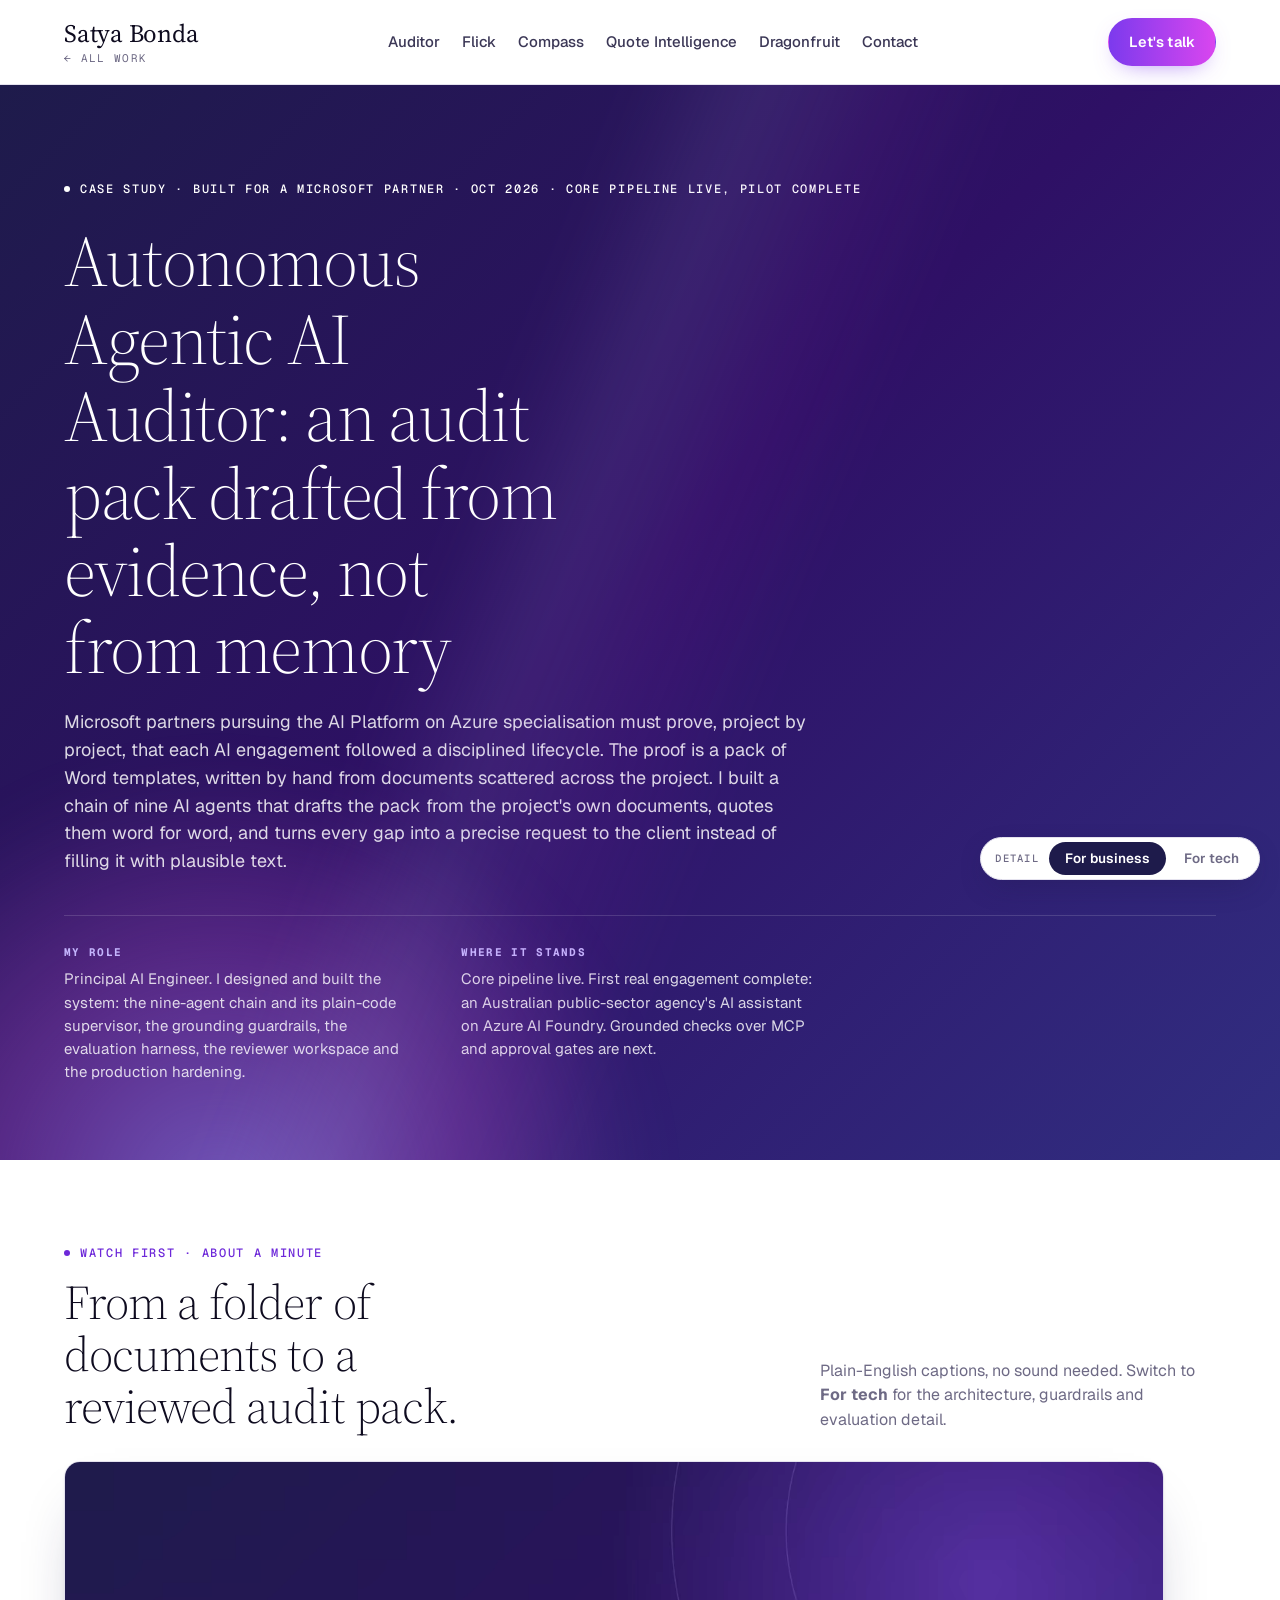
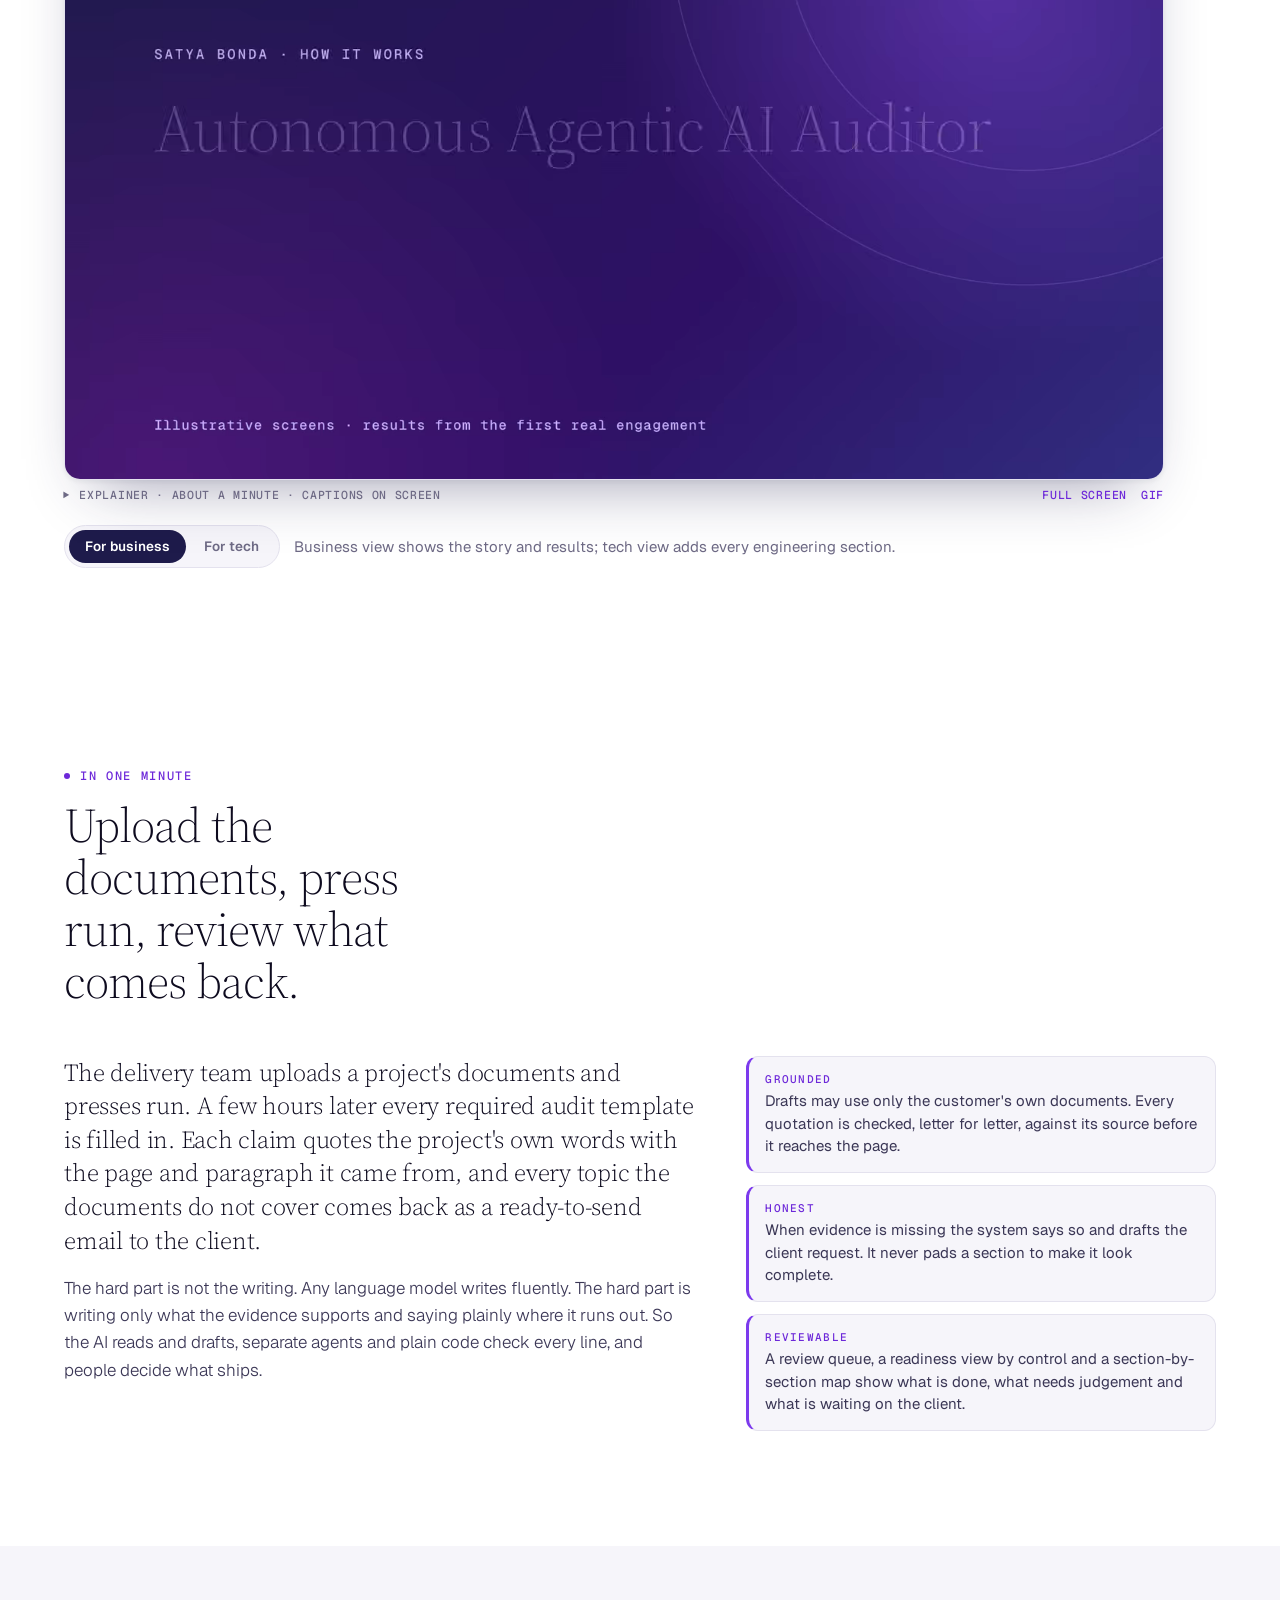
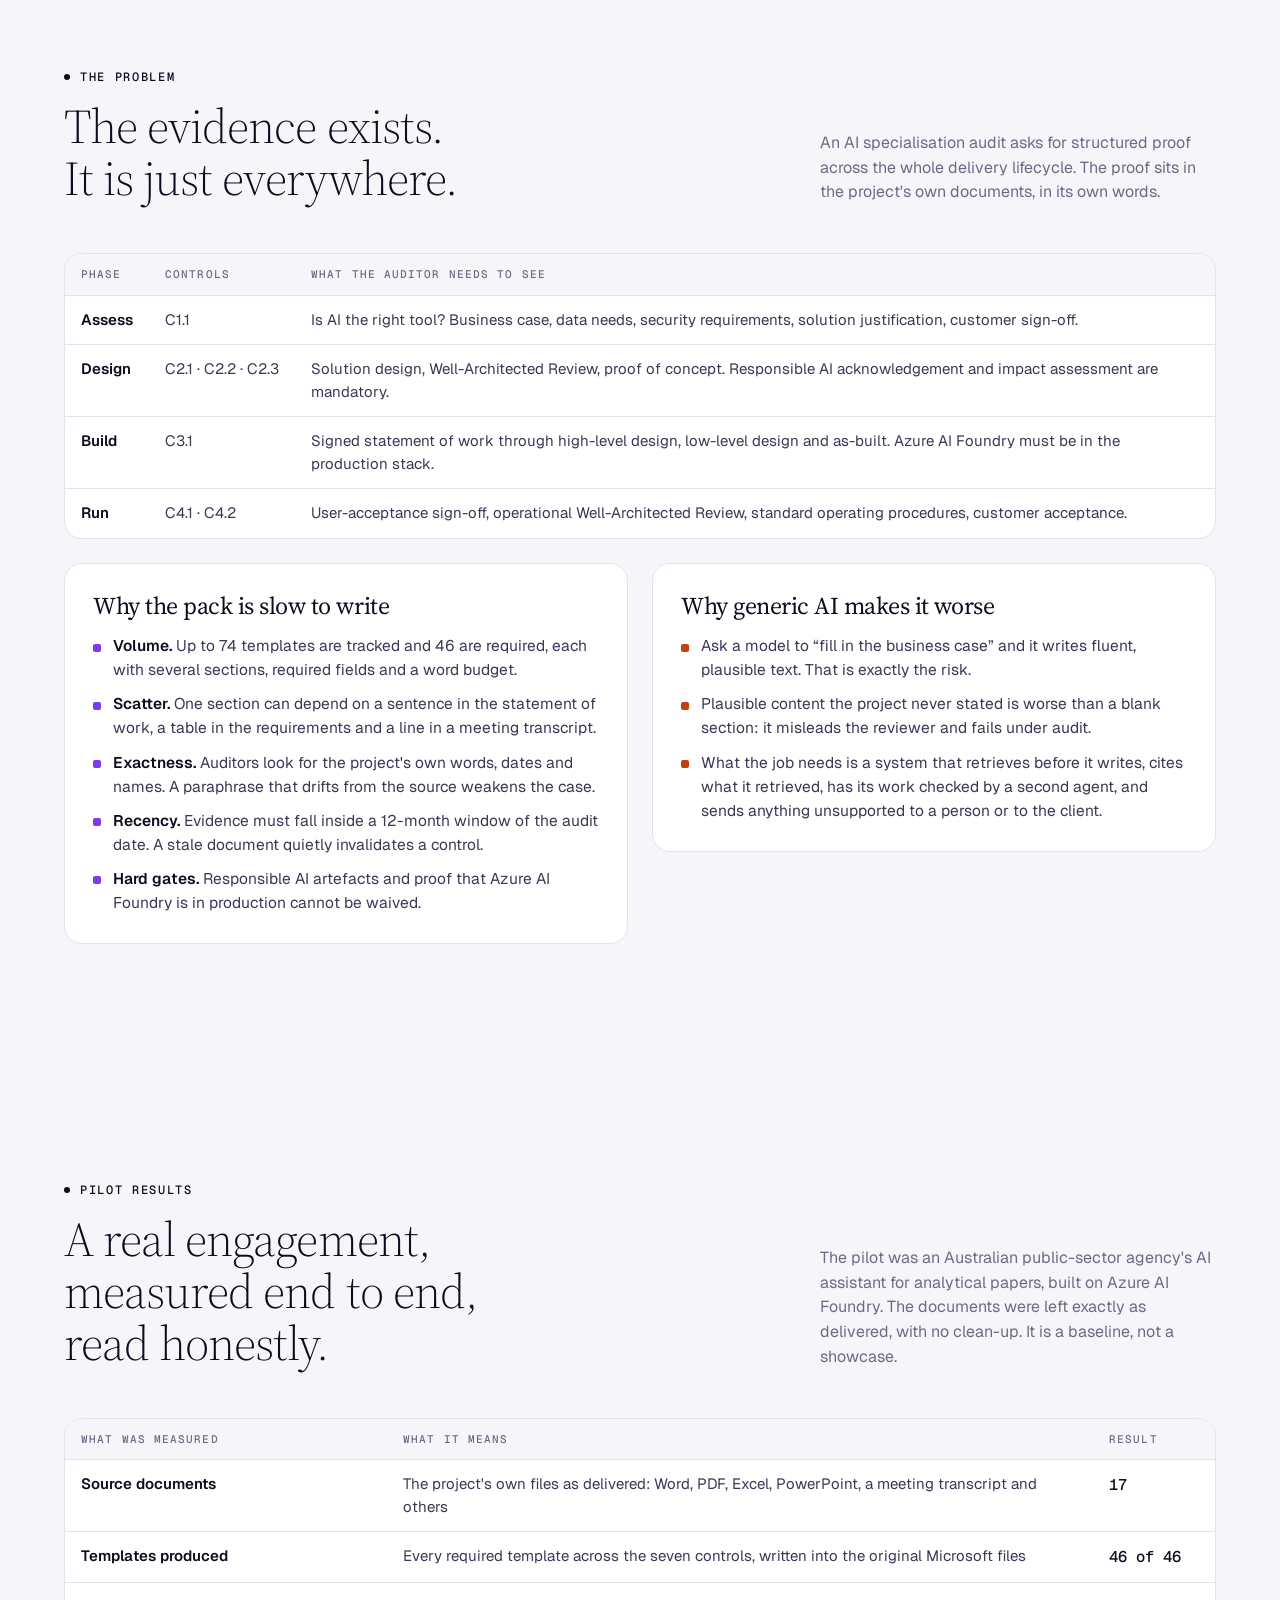
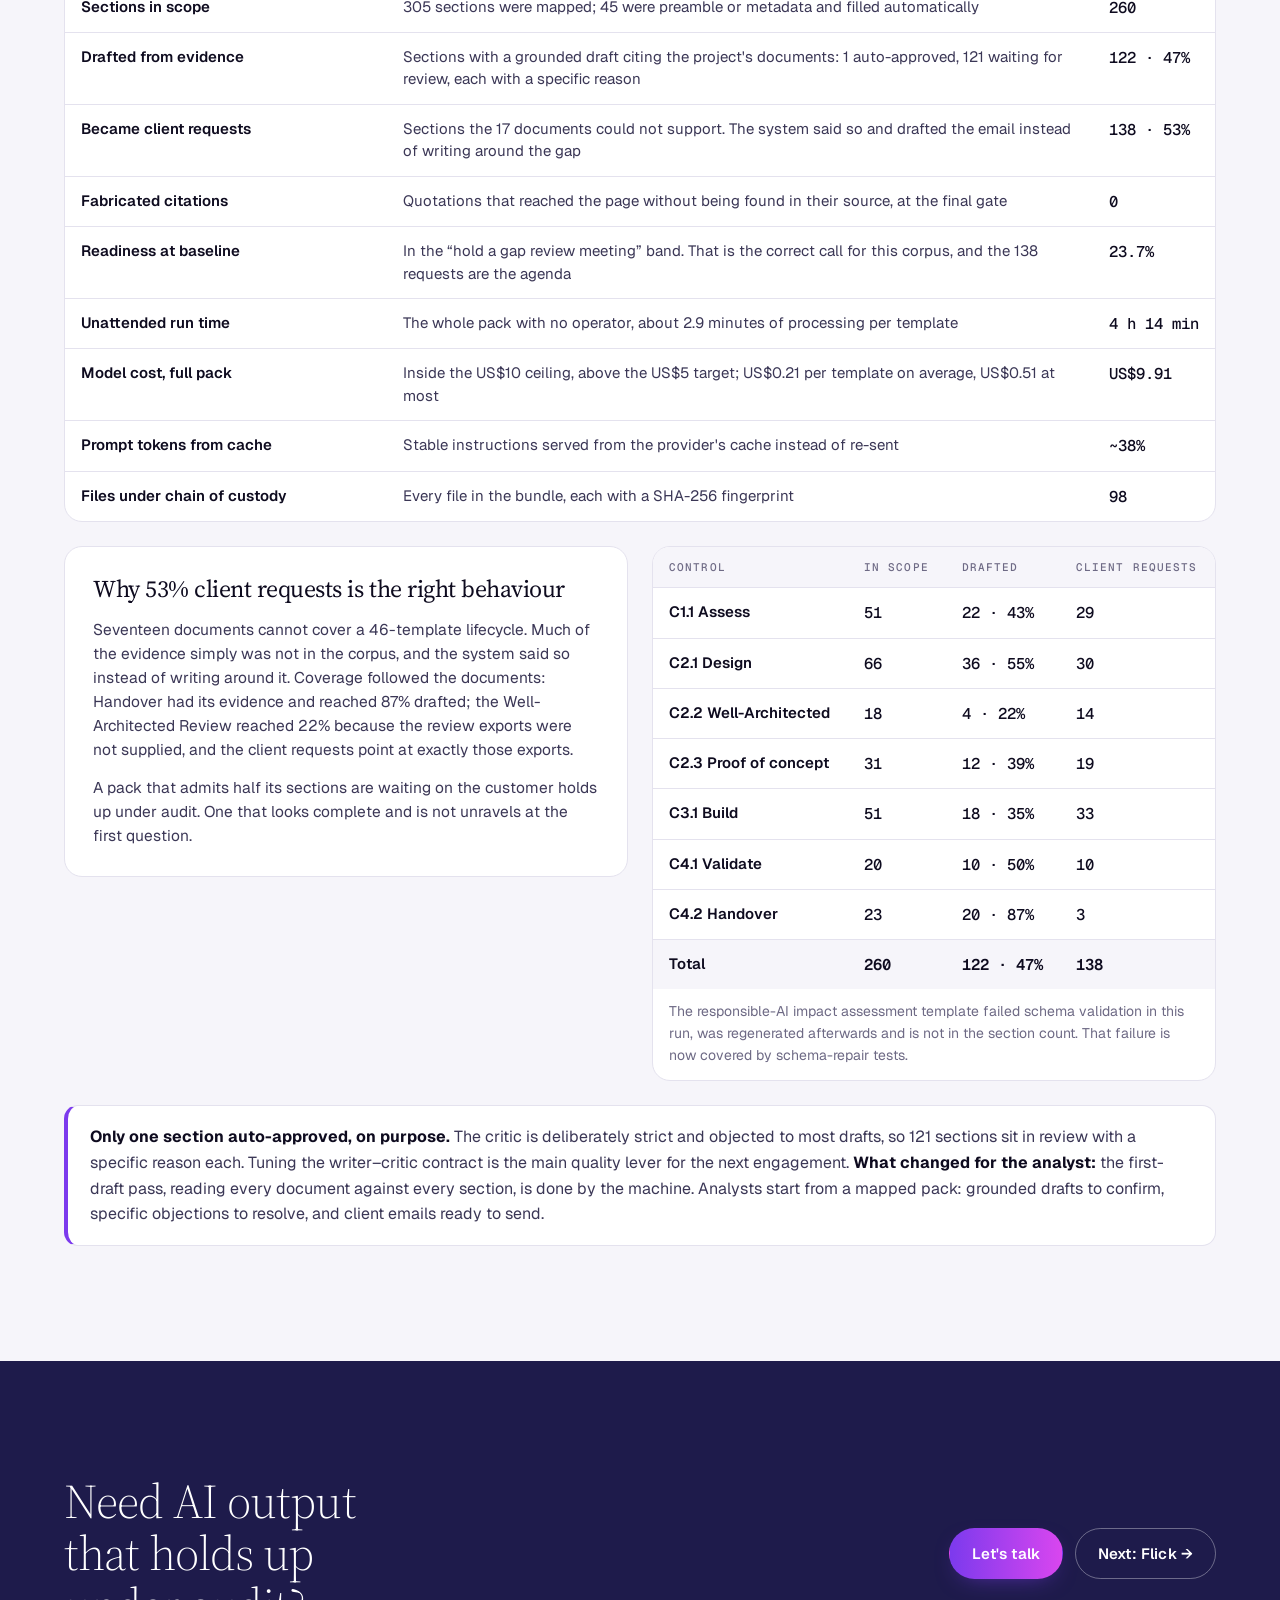
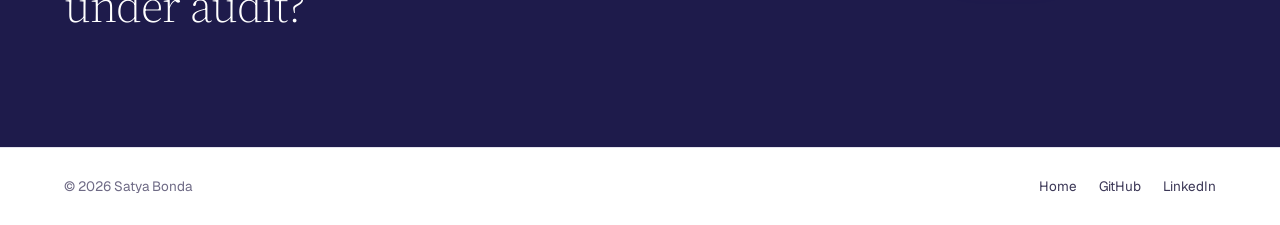
<file: auditor.html>
<!doctype html><html lang="en"><head><meta charset="utf-8"><meta name="viewport" content="width=device-width, initial-scale=1">
<title>Autonomous Agentic AI Auditor — audit packs drafted from evidence · Case study · Satya Bonda</title>
<meta name="description" content="Nine AI agents that draft a Microsoft AI specialisation audit pack from a project's own documents, quote them word for word, and turn every evidence gap into a precise client request instead of plausible text.">
<meta property="og:title" content="Autonomous Agentic AI Auditor · Satya Bonda">
<meta property="og:description" content="An audit pack drafted from evidence, not from memory: nine agents, verbatim citations checked by code, honest gaps.">
<link rel="icon" href="assets/favicon.svg" type="image/svg+xml">
<link rel="preconnect" href="https://fonts.googleapis.com"><link rel="preconnect" href="https://fonts.gstatic.com" crossorigin>
<link href="https://fonts.googleapis.com/css2?family=Geist:wght@400;500;600&family=Geist+Mono:wght@400;500&family=Source+Serif+4:ital,wght@0,300;0,400;1,300&display=swap" rel="stylesheet">
<link rel="stylesheet" href="styles.css?v=202610241200"><script>(function(){var v=new URLSearchParams(location.search).get('view');try{v=v||localStorage.getItem('sb-view')}catch(e){}document.documentElement.dataset.view=v==='tech'?'tech':'biz'})()</script></head>
<body>
<nav class="nav"><div class="wrap"><a class="brand" href="index.html"><b>Satya Bonda</b><small>← all work</small></a><div class="links"><a href="auditor.html">Auditor</a><a href="flick.html">Flick</a><a href="compass.html">Compass</a><a href="quote-intelligence.html">Quote Intelligence</a><a href="dragonfruit.html">Dragonfruit</a><a href="index.html#contact">Contact</a></div><div class="actions"><a class="btn btn-outline" href="assets/Satya_Bonda_Principal_AI_Engineer_Resume.pdf" target="_blank" rel="noopener">Résumé PDF</a><a class="btn btn-primary" href="mailto:bonda.career@gmail.com">Let's talk</a></div><button class="menu-btn" aria-label="Menu"><span></span><span></span><span></span></button></div></nav>

<header class="hero cs-hero"><div class="wrap" style="display:block">
  <span class="label">Case study · built for a Microsoft partner · Oct 2026 · core pipeline live, pilot complete</span>
  <h1>Autonomous Agentic AI Auditor: an audit pack drafted from evidence, not from memory</h1>
  <p class="lead">Microsoft partners pursuing the AI Platform on Azure specialisation must prove, project by project, that each AI engagement followed a disciplined lifecycle. The proof is a pack of Word templates, written by hand from documents scattered across the project. I built a chain of nine AI agents that drafts the pack from the project's own documents, quotes them word for word, and turns every gap into a precise request to the client instead of filling it with plausible text.</p>
  <div class="facts"><div><b>My role</b><p>Principal AI Engineer. I designed and built the system: the nine-agent chain and its plain-code supervisor, the grounding guardrails, the evaluation harness, the reviewer workspace and the production hardening.</p></div><div class="tech-only"><b>Stack</b><p>Python · pydantic v2 · Claude Sonnet 4.6 (drafting, critique) · Claude Haiku 4.5 (template enrichment) · GPT-4o-mini (failover) · text-embedding-3-large · ChromaDB · Model Context Protocol · python-docx · Streamlit</p></div><div><b>Where it stands</b><p>Core pipeline live. First real engagement complete: an Australian public-sector agency's AI assistant on Azure AI Foundry. Grounded checks over MCP and approval gates are next.</p></div></div>
</div></header>
<section class="light x-sec"><div class="wrap"><div class="sec-head reveal"><div><span class="label">Watch first · about a minute</span><h2>From a folder of documents to a reviewed audit pack.</h2></div><p class="side">Plain-English captions, no sound needed. Switch to <b>For tech</b> for the architecture, guardrails and evaluation detail.</p></div><div class="reveal"><figure class="explainer"><video muted loop playsinline preload="none" poster="assets/explainers/auditor.jpg?v=202610241200" aria-label="Animated explainer with captions: how Autonomous Agentic AI Auditor works, in plain English"><source data-src="assets/explainers/auditor.webm?v=202610241200" type="video/webm"><source data-src="assets/explainers/auditor.mp4?v=202610241200" type="video/mp4"></video><figcaption><span>▶ Explainer · about a minute · captions on screen</span><button class="x-full" type="button">Full screen</button><a href="assets/explainers/auditor.gif" download>GIF</a></figcaption></figure></div><div class="x-note"><div class="view-toggle" role="group" aria-label="Level of detail"><button type="button" data-view="biz" aria-pressed="true">For business</button><button type="button" data-view="tech" aria-pressed="false">For tech</button></div><span>Business view shows the story and results; tech view adds every engineering section.</span></div></div></section>


<section class="light"><div class="wrap">
  <div class="sec-head reveal"><div><span class="label">In one minute</span><h2>Upload the documents, press run, review what comes back.</h2></div></div>
  <div class="minute reveal">
    <div class="say">
      <p>The delivery team uploads a project's documents and presses run. A few hours later every required audit template is filled in. Each claim quotes the project's own words with the page and paragraph it came from, and every topic the documents do not cover comes back as a ready-to-send email to the client.</p>
      <p>The hard part is not the writing. Any language model writes fluently. The hard part is writing only what the evidence supports and saying plainly where it runs out. So the AI reads and drafts, separate agents and plain code check every line, and people decide what ships.</p>
    </div>
    <ul class="keys">
      <li><b>Grounded</b>Drafts may use only the customer's own documents. Every quotation is checked, letter for letter, against its source before it reaches the page.</li>
      <li><b>Honest</b>When evidence is missing the system says so and drafts the client request. It never pads a section to make it look complete.</li>
      <li><b>Reviewable</b>A review queue, a readiness view by control and a section-by-section map show what is done, what needs judgement and what is waiting on the client.</li>
    </ul>
  </div>
</div></section>

<section class="light-2"><div class="wrap">
  <div class="sec-head reveal"><div><span class="label">The problem</span><h2>The evidence exists. It is just everywhere.</h2></div><p class="side">An AI specialisation audit asks for structured proof across the whole delivery lifecycle. The proof sits in the project's own documents, in its own words.</p></div>
  <div class="tbl-wrap reveal"><table class="tbl">
    <thead><tr><th>Phase</th><th>Controls</th><th>What the auditor needs to see</th></tr></thead>
    <tbody>
      <tr><td>Assess</td><td class="nw">C1.1</td><td>Is AI the right tool? Business case, data needs, security requirements, solution justification, customer sign-off.</td></tr>
      <tr><td>Design</td><td class="nw">C2.1 · C2.2 · C2.3</td><td>Solution design, Well-Architected Review, proof of concept. Responsible AI acknowledgement and impact assessment are mandatory.</td></tr>
      <tr><td>Build</td><td class="nw">C3.1</td><td>Signed statement of work through high-level design, low-level design and as-built. Azure AI Foundry must be in the production stack.</td></tr>
      <tr><td>Run</td><td class="nw">C4.1 · C4.2</td><td>User-acceptance sign-off, operational Well-Architected Review, standard operating procedures, customer acceptance.</td></tr>
    </tbody></table></div>
  <div class="why" style="margin-top:24px">
    <div class="panel reveal"><h3>Why the pack is slow to write</h3><ul>
      <li><b>Volume.</b> Up to 74 templates are tracked and 46 are required, each with several sections, required fields and a word budget.</li>
      <li><b>Scatter.</b> One section can depend on a sentence in the statement of work, a table in the requirements and a line in a meeting transcript.</li>
      <li><b>Exactness.</b> Auditors look for the project's own words, dates and names. A paraphrase that drifts from the source weakens the case.</li>
      <li><b>Recency.</b> Evidence must fall inside a 12-month window of the audit date. A stale document quietly invalidates a control.</li>
      <li><b>Hard gates.</b> Responsible AI artefacts and proof that Azure AI Foundry is in production cannot be waived.</li>
    </ul></div>
    <div class="panel alt reveal"><h3>Why generic AI makes it worse</h3><ul>
      <li>Ask a model to “fill in the business case” and it writes fluent, plausible text. That is exactly the risk.</li>
      <li>Plausible content the project never stated is worse than a blank section: it misleads the reviewer and fails under audit.</li>
      <li>What the job needs is a system that retrieves before it writes, cites what it retrieved, has its work checked by a second agent, and sends anything unsupported to a person or to the client.</li>
    </ul></div>
  </div>
</div></section>

<section class="light tech-only"><div class="wrap">
  <div class="sec-head reveal"><div><span class="label">How it works</span><h2>Nine steps from an empty project to a reviewed pack.</h2></div><p class="side">The operator does three things: set up the project, add the documents, press run. Everything between is the system's job, narrated live as it happens.</p></div>
  <div class="grid3">
    <div class="step reveal"><div class="h"><i>01</i><b>Set up the project</b></div><p>Name the customer, project, sector, platform and audit date. The workspace creates five folders that mirror a standard project site.</p></div>
    <div class="step reveal"><div class="h"><i>02</i><b>Add the documents</b></div><p>Statements of work, designs, decks, spreadsheets, meeting transcripts and sign-offs, in Word, PDF, Excel, PowerPoint, VTT or text.</p></div>
    <div class="step reveal"><div class="h"><i>03</i><b>Read and index</b></div><p>Every document is split into citable pieces with page, paragraph and heading kept, and indexed for this project only.</p></div>
    <div class="step reveal"><div class="h"><i>04</i><b>Learn the templates</b></div><p>Each Microsoft template is mapped once: sections, tables, styles, word budgets and what the auditor will look for.</p></div>
    <div class="step reveal"><div class="h"><i>05</i><b>Plan the run</b></div><p>The Manager reads the checklist, picks templates by priority, orders them by control and sets the budget.</p></div>
    <div class="step reveal"><div class="h"><i>06</i><b>Draft, challenge, verify</b></div><p>For every section: retrieve evidence, draft with quotes, tighten, challenge, then pass a code check of every quotation.</p></div>
    <div class="step reveal"><div class="h"><i>07</i><b>Write into the template</b></div><p>Text goes into the original Word file with its styling intact. Anything not final carries a visible marker and its reason.</p></div>
    <div class="step reveal"><div class="h"><i>08</i><b>Assemble and learn</b></div><p>Mappings, coverage, client emails, cost breakdown and chain of custody are zipped. Approved work feeds a practice library.</p></div>
    <div class="step reveal"><div class="h"><i>09</i><b>Review and send</b></div><p>Reviewers work the queue, check readiness, download the pack and send the client requests. A re-run picks up new evidence.</p></div>
  </div>
</div></section>

<section class="light-2 tech-only"><div class="wrap">
  <div class="sec-head reveal"><div><span class="label">Architecture</span><h2>Six layers, each with one job.</h2></div><p class="side">Models sit inside a gateway, agents inside an orchestrator, and the orchestrator behind a workspace any auditor can use. Control flow, budget and failure handling never depend on a model's judgement.</p></div>
  <div class="stack-l reveal">
    <div class="lrow"><b class="v">Workspace</b><div class="chips"><span>Project workspace · set up, upload, run</span><span>Review queue · flagged sections</span><span>Audit health · readiness by control</span><span>Outputs and knowledge base</span></div></div><div class="arrow-l">↓</div>
    <div class="lrow"><b>Orchestration</b><div class="chips"><span>Manager · plain-code supervisor on a background worker</span><span>plan → dispatch → isolate failures → package → learn</span><span>every action streamed live and logged</span></div></div><div class="arrow-l">↓</div>
    <div class="lrow"><b>Agent chain</b><div class="chips"><span>Parser</span><span>RAG Indexer</span><span>Schema Understanding</span><span>Synthesis</span><span>Wordsmith</span><span>Critic</span><span>Validation (code)</span><span>Style</span></div></div><div class="arrow-l">↓</div>
    <div class="lrow"><b class="g">Knowledge &amp; state</b><div class="chips"><span>Project corpus index · one per project</span><span>Practice library · four learning collections</span><span>Template schema cache</span><span>Audit knowledge base · checklist, tracker, glossary</span></div></div><div class="arrow-l">↓</div>
    <div class="lrow"><b class="a">Model &amp; tool layer</b><div class="chips"><span>Model gateway · typed output, repair, failover, cost meter</span><span>MCP client registry · HTTP and stdio, tools bound by category</span></div></div><div class="arrow-l">↓</div>
    <div class="lrow"><b class="g">Outputs</b><div class="chips"><span>Populated Word templates</span><span>Per-template and master mapping</span><span>Coverage matrix</span><span>Client request emails</span><span>Cost breakdown</span><span>SHA-256 chain of custody</span><span>Submission ZIP</span></div></div>
  </div>
  <div class="grid3" style="margin-top:24px">
    <div class="panel reveal"><h3>Code decides, models write</h3><p>The orchestrator is ordinary, testable code. The same inputs produce the same plan, and a run never stalls on an agent's indecision. Models are used only inside agents, through one gateway.</p></div>
    <div class="panel reveal"><h3>Typed handoffs</h3><p>Every agent emits a schema-validated object: a drafted section, a polished section, a critique or a validation report. Free-form text never passes from one agent to the next.</p></div>
    <div class="panel reveal"><h3>One customer, one index</h3><p>Each project has its own index and retrieval is scoped to it, so evidence from one customer cannot appear in another customer's pack.</p></div>
    <div class="panel reveal"><h3>MCP, stated honestly</h3><p>An MCP client registry and tool bridge are built and tested; agents ask for tool categories, not hard-coded servers. The checks that will use them, such as confirming Azure AI Foundry in the customer's subscription, are on the roadmap. Until then every draft is grounded in the uploaded documents.</p></div>
    <div class="panel reveal"><h3>Memory that is scoped</h3><p>A practice library keeps approved sections, critic lessons, before-and-after wording pairs and a voice profile per customer. Examples teach structure and tone only; facts must come from the current project.</p></div>
    <div class="panel reveal"><h3>Runs that survive</h3><p>Every run is a dated folder with its outputs and an append-only event log. It keeps going on a background worker even if the browser is closed.</p></div>
  </div>
</div></section>

<section class="light tech-only"><div class="wrap">
  <div class="sec-head reveal"><div><span class="label">The agent chain</span><h2>Nine specialists, and no agent marks its own work.</h2></div><p class="side">The writers (Synthesis, Wordsmith) and the checkers (Critic, Validation) are separate agents with separate instructions. Each agent has one input, one output and one clear limit.</p></div>
  <!--flow:auditor--><div class="flow reveal" data-intro="Nine agents, one section at a time" data-intro-text="It plays on its own when it scrolls into view. Or press Play, or Step through at your own pace."><div class="flow-head"><b>Follow one section through the nine agents</b><div class="flow-ctl"><button data-act="play">▶ Play</button><button data-act="step">Step →</button><button data-act="reset">Reset</button><span data-count>0 / 10</span></div></div><div class="flow-stage"><svg viewBox="0 0 960 312" xmlns="http://www.w3.org/2000/svg" role="img"><defs><marker id="fa" viewBox="0 0 10 10" refX="9" refY="5" markerWidth="7" markerHeight="7" orient="auto-start-reverse"><path d="M0 0L10 5L0 10z" class="fa"/></marker></defs><line class="lane" x1="8" y1="22" x2="952" y2="22"/><text class="lane-t" x="12" y="16">prepare · once per run</text><line class="lane" x1="8" y1="122" x2="952" y2="122"/><text class="lane-t" x="12" y="116">per-section loop</text><line class="lane" x1="8" y1="238" x2="952" y2="238"/><text class="lane-t" x="12" y="232">five possible outcomes</text><path class="fe" data-e="parser-idx" d="M190 57.0 L215 57.0" marker-end="url(#fa)"/><path class="fe" data-e="idx-schema" d="M385 57.0 L410 57.0" marker-end="url(#fa)"/><path class="fe" data-e="schema-mgr" d="M630 57.0 L660 57.0" marker-end="url(#fa)"/><path class="fe" data-e="mgr-syn" d="M800.0 80 C800.0 107.0 865.0 107.0 865.0 134" marker-end="url(#fa)"/><path class="fe" data-e="syn-rfi" d="M865.0 180 C865.0 215.0 865.0 215.0 865.0 250" marker-end="url(#fa)"/><path class="fe" data-e="syn-ws" d="M790 157.0 L760 157.0" marker-end="url(#fa)"/><path class="fe" data-e="ws-critic" d="M605 157.0 L575 157.0" marker-end="url(#fa)"/><path class="fe" data-e="critic-rev" d="M497.5 180 C497.5 215.0 682.5 215.0 682.5 250" marker-end="url(#fa)"/><path class="fe" data-e="critic-val" d="M420 157.0 L390 157.0" marker-end="url(#fa)"/><path class="fe" data-e="val-rej" d="M302.5 180 C302.5 215.0 302.5 215.0 302.5 250" marker-end="url(#fa)"/><path class="fe" data-e="val-auto" d="M302.5 180 C302.5 215.0 497.5 215.0 497.5 250" marker-end="url(#fa)"/><path class="fe" data-e="val-style" d="M215 157.0 L185 157.0" marker-end="url(#fa)"/><path class="fe" data-e="style-na" d="M102.5 180 C102.5 215.0 102.5 215.0 102.5 250" marker-end="url(#fa)"/><g class="fn k-agent" data-n="parser"><rect x="20" y="34" width="170" height="46" rx="10"/><text x="105.0" y="54.0" text-anchor="middle">Parser</text><text class="sub" x="105.0" y="70.0" text-anchor="middle">page + paragraph anchors</text></g><g class="fn k-store" data-n="idx"><rect x="215" y="34" width="170" height="46" rx="10"/><text x="300.0" y="54.0" text-anchor="middle">RAG Indexer</text><text class="sub" x="300.0" y="70.0" text-anchor="middle">one index per project</text></g><g class="fn k-agent" data-n="schema"><rect x="410" y="34" width="220" height="46" rx="10"/><text x="520.0" y="54.0" text-anchor="middle">Schema Understanding</text><text class="sub" x="520.0" y="70.0" text-anchor="middle">74 templates · cached</text></g><g class="fn k-agent" data-n="mgr"><rect x="660" y="34" width="280" height="46" rx="10"/><text x="800.0" y="54.0" text-anchor="middle">Manager</text><text class="sub" x="800.0" y="70.0" text-anchor="middle">plain code · plans the run</text></g><g class="fn k-agent" data-n="syn"><rect x="790" y="134" width="150" height="46" rx="10"/><text x="865.0" y="154.0" text-anchor="middle">Synthesis</text><text class="sub" x="865.0" y="170.0" text-anchor="middle">draft + cite</text></g><g class="fn k-agent" data-n="ws"><rect x="605" y="134" width="155" height="46" rx="10"/><text x="682.5" y="154.0" text-anchor="middle">Wordsmith</text><text class="sub" x="682.5" y="170.0" text-anchor="middle">tighten only</text></g><g class="fn k-gate" data-n="critic"><rect x="420" y="134" width="155" height="46" rx="10"/><text x="497.5" y="154.0" text-anchor="middle">Critic</text><text class="sub" x="497.5" y="170.0" text-anchor="middle">default: disagree</text></g><g class="fn k-gate" data-n="val"><rect x="215" y="134" width="175" height="46" rx="10"/><text x="302.5" y="154.0" text-anchor="middle">Validation (code)</text><text class="sub" x="302.5" y="170.0" text-anchor="middle">exact-quote check</text></g><g class="fn k-agent" data-n="style"><rect x="20" y="134" width="165" height="46" rx="10"/><text x="102.5" y="154.0" text-anchor="middle">Style</text><text class="sub" x="102.5" y="170.0" text-anchor="middle">writes the DOCX</text></g><g class="fn k-store" data-n="na"><rect x="20" y="250" width="165" height="46" rx="10"/><text x="102.5" y="270.0" text-anchor="middle">Not applicable</text><text class="sub" x="102.5" y="286.0" text-anchor="middle">preamble · metadata</text></g><g class="fn k-fail" data-n="rej"><rect x="215" y="250" width="175" height="46" rx="10"/><text x="302.5" y="270.0" text-anchor="middle">Rejected</text><text class="sub" x="302.5" y="286.0" text-anchor="middle">kept out · flagged</text></g><g class="fn k-out" data-n="auto"><rect x="420" y="250" width="155" height="46" rx="10"/><text x="497.5" y="270.0" text-anchor="middle">Auto-approved</text><text class="sub" x="497.5" y="286.0" text-anchor="middle">score ≥ 0.85</text></g><g class="fn k-amber" data-n="rev"><rect x="605" y="250" width="155" height="46" rx="10"/><text x="682.5" y="270.0" text-anchor="middle">For review</text><text class="sub" x="682.5" y="286.0" text-anchor="middle">objection attached</text></g><g class="fn k-gate" data-n="rfi"><rect x="790" y="250" width="150" height="46" rx="10"/><text x="865.0" y="270.0" text-anchor="middle">Client RFI</text><text class="sub" x="865.0" y="286.0" text-anchor="middle">email drafted</text></g></svg></div><div class="flow-cap"><i data-idx>—</i><div><b data-title></b><p data-text></p></div></div><div class="flow-dots"></div><script type="application/json" class="flow-data">[{"t": "Read every document", "x": "The Parser reads Word, PDF, Excel, PowerPoint, transcripts and text, keeping page, paragraph and heading anchors. The RAG Indexer turns the pieces into a searchable index that belongs to this project only.", "n": ["parser", "idx"], "e": ["parser-idx"]}, {"t": "Learn what each template asks for", "x": "Schema Understanding maps every Microsoft template once: its sections, tables, styles, word budgets and what the auditor will look for. The result is cached, so every run reasons against the same definition.", "n": ["schema"], "e": ["idx-schema"]}, {"t": "Plan the run in plain code", "x": "The Manager is ordinary code, not a model. It picks templates by priority, orders them by control, sets the budget and dispatches each section through the chain. A failed template is recorded and the run moves on.", "n": ["mgr"], "e": ["schema-mgr"]}, {"t": "Draft only from evidence", "x": "Synthesis retrieves the top eight chunks for a section and drafts in the shape the template expects, quoting the project word for word. It may not use general knowledge.", "n": ["syn"], "e": ["mgr-syn"]}, {"t": "No evidence? Ask the client", "x": "If the retrieved chunks do not support the section, the writer must say “not grounded”. The section becomes a client request with a ready-to-send email naming the evidence needed.", "n": ["rfi"], "e": ["syn-rfi"]}, {"t": "Tighten the wording", "x": "The Wordsmith cuts padding, hedging and marketing language. It cannot add or remove a fact or a citation, and it keeps every quotation exactly as written.", "n": ["ws"], "e": ["syn-ws"]}, {"t": "A second agent argues", "x": "The Critic has separate instructions and starts from disagreement: unsupported claims, misquotes, inference dressed as fact, missing fields, personal data. An objection sends the section to review with the reason attached.", "n": ["critic", "rev"], "e": ["ws-critic", "critic-rev"]}, {"t": "Code checks every quotation", "x": "Validation is plain code. Every quotation must appear, letter for letter, in the chunk it cites. A fabricated citation is a hard stop: the section is rejected and kept out of the document.", "n": ["val", "rej"], "e": ["critic-val", "val-rej"]}, {"t": "Only clean sections auto-approve", "x": "Four signals are multiplied into one score: the writer’s confidence, retrieval grounding, the share of quotes that passed, and critic agreement. Only a section that clears every gate with 0.85 or more is written as final.", "n": ["auto"], "e": ["val-auto"]}, {"t": "Write it all back, honestly marked", "x": "Style writes every outcome into the original Word template with its styling intact. Approved text is final; everything else carries a visible marker and its reason. Preamble and metadata are filled from project details.", "n": ["style", "na"], "e": ["val-style", "style-na"]}]</script></div><!--/flow:auditor-->
  <div class="stack2">
    <div class="tbl-wrap reveal"><table class="tbl">
      <thead><tr><th>Agent</th><th>Its job</th><th>Its limit</th></tr></thead>
      <tbody>
        <tr><td>Parser</td><td>Reads every document, keeping anchors for citation</td><td>Never interprets; reports files it cannot read</td></tr>
        <tr><td>RAG Indexer</td><td>Makes the corpus searchable, tagged by document, page and paragraph</td><td>No cross-customer retrieval</td></tr>
        <tr><td>Schema Understanding</td><td>Learns each template and what each section is for</td><td>Describes; never writes content</td></tr>
        <tr><td>Manager</td><td>Plans, dispatches, enforces the budget, packages the run</td><td>A failed template is recorded; the run continues</td></tr>
        <tr><td>Synthesis</td><td>Drafts from the top eight retrieved chunks and approved examples</td><td>Project documents only; no evidence means a client request</td></tr>
        <tr><td>Wordsmith</td><td>Cuts padding and marketing language; applies house style</td><td>Cannot add or remove facts or citations</td></tr>
        <tr><td>Critic</td><td>Hunts unsupported claims, misquotes and personal data</td><td>Can object and route; never rewrites</td></tr>
        <tr><td>Validation</td><td>Plain code: quotes, citation density, word budget, banned phrases</td><td>Hard stop for a fabricated citation</td></tr>
        <tr><td>Style</td><td>Writes into the original Word file, styling intact</td><td>Anything not final carries a visible marker</td></tr>
      </tbody></table></div>
    <div class="tbl-wrap reveal"><table class="tbl">
      <thead><tr><th>Outcome</th><th>What it means</th><th>What happens next</th></tr></thead>
      <tbody>
        <tr><td><span class="chip g">Auto-approved</span></td><td>Cleared every gate with a score of 0.85 or more</td><td>Written as final text</td></tr>
        <tr><td><span class="chip a">For review</span></td><td>A grounded draft exists, but the critic or validator raised a specific concern</td><td>A reviewer accepts or edits, with the concern shown beside the draft</td></tr>
        <tr><td><span class="chip meter">Client RFI</span></td><td>The documents hold no evidence for this section</td><td>A draft email to the customer naming the evidence needed</td></tr>
        <tr><td><span class="chip r">Rejected</span></td><td>A quotation could not be found in its source</td><td>Kept out of the document and flagged</td></tr>
        <tr><td><span class="chip next">Not applicable</span></td><td>Preamble or metadata</td><td>Filled automatically from project details</td></tr>
      </tbody></table>
      <p class="tbl-note" style="padding:0 16px 14px">The contract between agents: no agent may state a fact it cannot back with a quotation retrieved in this run, and no agent may change another agent's citations.</p></div>
  </div>
</div></section>

<section class="light-2 tech-only"><div class="wrap">
  <div class="sec-head reveal"><div><span class="label">Guardrails</span><h2>Fluency is cheap. Defensibility is the product.</h2></div><p class="side">These controls run on every section of every run, inside the production pipeline, not in a separate test environment.</p></div>
  <div class="gg">
    <div class="g reveal"><i>01 · Evidence only</i><b>Closed-book drafting</b><p>The writer sees only chunks retrieved from this project and may not use general knowledge. If the chunks fall short it must return “not grounded”, with a reason.</p></div>
    <div class="g reveal"><i>02 · Verbatim citation</i><b>Quotes checked letter for letter</b><p>Each citation quotes eight or more consecutive words, an exact substring of its chunk, with no brackets or ellipses. Only whitespace and punctuation may drift.</p></div>
    <div class="g reveal"><i>03 · Two-agent verification</i><b>The writer never grades itself</b><p>A separate critic reviews every polished section. If the writer has failed over to the second provider, the critic stays on the primary, so a different model family checks the draft.</p></div>
    <div class="g reveal"><i>04 · Honest gaps</i><b>Missing evidence becomes a request</b><p>An ungrounded section is never padded. It becomes a client request with a drafted email, and a visible marker in the document.</p></div>
    <div class="g reveal"><i>05 · Typed outputs</i><b>Fit the schema, or be refused</b><p>Every model response must fit a typed schema. Common formatting slips are repaired in code; anything still malformed is refused, never guessed at.</p></div>
    <div class="g reveal"><i>06 · Voice gate</i><b>No marketing, no inference verbs</b><p>A banned-phrase list blocks marketing language, exclamation marks and US spellings. The critic flags “this demonstrates” claims a chunk does not support.</p></div>
  </div>
  <div class="two" style="margin-top:24px">
    <div class="panel reveal"><h3>How a section earns auto-approval</h3><p>Four signals are multiplied: how confident the writer says it is, how well retrieval grounded the draft, the share of quotations that passed the code check, and whether the critic agreed (1.0 when it approves, 0.5 when it objects). Because they are multiplied, one weak signal pulls the whole score down. A section cannot reach auto-approval on fluency alone.</p><div class="formula"><b>score</b> = confidence × grounding × citation match rate × critic agreement</div></div>
    <div class="tbl-wrap reveal"><table class="tbl">
      <thead><tr><th>Score</th><th>Outcome</th><th>Action</th></tr></thead>
      <tbody>
        <tr><td class="n">0.85 or more</td><td><span class="chip g">Auto-approved</span></td><td>Written as final; score kept in the audit trail</td></tr>
        <tr><td class="n">0.50 – 0.85</td><td><span class="chip a">For review</span></td><td>Human review queue, with the reason</td></tr>
        <tr><td class="n">below 0.50</td><td><span class="chip r">Rejected</span></td><td>Kept out of the document; flagged</td></tr>
      </tbody></table>
      <p class="tbl-note" style="padding:0 16px 14px">An unresolved critic objection or validation issue sends a section to review whatever its score.</p></div>
  </div>
</div></section>

<section class="light tech-only"><div class="wrap">
  <div class="sec-head reveal"><div><span class="label">Human in the loop</span><h2>People review, decide and send. The system prepares.</h2></div><p class="side">The workspace is built for an audit reviewer, not an engineer. Each screen answers one question in the reviewer's own terms.</p></div>
  <div class="grid4">
    <div class="panel reveal"><h3>Project workspace</h3><p><i>“What do I upload, and is it running?”</i> Four numbered steps. During a run a live agent log narrates every action and finished templates appear as they complete.</p></div>
    <div class="panel reveal"><h3>Review queue</h3><p><i>“What needs my judgement?”</i> Every flagged section, filterable by control, status, template or keyword, with the critic's or validator's specific reason.</p></div>
    <div class="panel reveal"><h3>Audit health</h3><p><i>“How ready are we?”</i> Readiness overall and by control. Templates with the longest review queues come first, so effort goes where it moves readiness most.</p></div>
    <div class="panel reveal"><h3>Outputs</h3><p><i>“Where is the pack?”</i> Download the submission ZIP, the master mapping or the client emails, and browse earlier runs.</p></div>
  </div>
  <div class="two" style="margin-top:24px">
    <div class="panel reveal"><h3>Readiness, in words</h3><p>Count every auto-approved section as done and every section in review as half done, because it has a grounded draft that only needs confirming. A client request counts as nothing until the evidence arrives. Divide by the sections in scope, leaving out preamble and metadata.</p><div class="formula"><b>readiness</b> = (auto-approved + ½ × for review) ÷ sections in scope</div>
      <div class="bands"><div><b>80%+</b>submission-ready</div><div><b>60–80%</b>finish the review queue</div><div><b>40–60%</b>send the client requests now</div><div><b>below 40%</b>hold a gap review meeting</div></div></div>
    <div class="panel reveal"><h3>The same truth in the document</h3><p>Each populated Word file opens with a banner naming the project, customer, audit date and run. A section that is not final carries a short marker with its outcome and reason, for example that no retrieved evidence describes the business problem.</p><p>Each evidence gap becomes one email naming the template, the section, why the documents did not support it and what the customer should send. The delivery team reviews and sends. The system never contacts a customer on its own.</p></div>
  </div>
</div></section>

<section class="light-2 tech-only"><div class="wrap">
  <div class="sec-head reveal"><div><span class="label">Production hardening &amp; cost</span><h2>Built for the unhappy paths of a four-hour unattended run.</h2></div><p class="side">Slow providers, malformed responses and exhausted credits were each observed in real runs, and each one is handled.</p></div>
  <div class="grid4 hard">
    <div class="panel reveal"><h3>Reliability</h3><ul class="checks"><li><b>Failover.</b> Drafting and polishing fail over to a second provider only on hard blocks such as exhausted credit, revoked authentication or quota; each failover is tagged in telemetry</li><li><b>Failure isolation.</b> A template that fails is recorded with its error and the run moves on; one bad document never sinks the pack</li><li><b>Schema repair before refusal.</b> Recurring response-shape slips are corrected in code and pinned by tests</li><li>Retries with back-off on rate limits; a heartbeat during long model calls</li></ul></div>
    <div class="panel reveal"><h3>Data isolation &amp; safety</h3><ul class="checks"><li>One index per project; retrieval physically scoped to the engagement</li><li>Document text enters the model as content to analyse, never as instructions, which limits prompt injection from uploaded files</li><li>Drafts refer to roles, not individuals; the critic flags names, emails and phone numbers</li><li>Provider keys in environment configuration, never in outputs or logs</li></ul></div>
    <div class="panel reveal"><h3>Budget cap</h3><ul class="checks"><li>A cost meter tracks spend during the run: at <b>70%</b> of the cap it warns, at <b>90%</b> drafting shifts to the lower-cost provider, and at <b>100%</b> the run stops cleanly, records why and still packages everything completed</li><li>Every call metered: agent, model, input, output and cached tokens, latency, cost, error</li><li>Prompt caching for stable instructions; the strongest model drafts and critiques, a faster one enriches templates</li></ul></div>
    <div class="panel reveal"><h3>Chain of custody</h3><ul class="checks"><li>Every file in the bundle listed with its SHA-256 fingerprint and size</li><li>A provenance banner on every document: project, customer, audit date, run</li><li>A record per section: status, reason, score, retries, citation and word counts</li><li>Prompts live in version control and change only through reviewed commits</li></ul></div>
  </div>
</div></section>

<section class="light tech-only"><div class="wrap">
  <div class="sec-head reveal"><div><span class="label">Evaluation harness</span><h2>Each layer has its own metric, target and hard floor.</h2></div><p class="side">So one layer can never hide another's failure. “Every run” means the check executes inside the production pipeline on every section. “Staged” means the test is written and waits on the agent it measures.</p></div>
  <div class="tbl-wrap reveal"><table class="tbl">
    <thead><tr><th>Metric</th><th>What it protects</th><th>Target</th><th>Hard gate</th><th>Status</th></tr></thead>
    <tbody>
      <tr><td>Citation verbatim match</td><td>Every quote is really in its source</td><td class="n">100%</td><td>any miss fails</td><td><span class="chip ok">Every run</span></td></tr>
      <tr><td>Fabricated citations on the page</td><td>Nothing invented reaches the reviewer</td><td class="n">0</td><td>more than 0 fails</td><td><span class="chip ok">Every run</span></td></tr>
      <tr><td>Word budget conformance</td><td>Sections fit what the template asks for</td><td class="n">in budget</td><td>±20%</td><td><span class="chip ok">Every run</span></td></tr>
      <tr><td>Banned phrases in output</td><td>No marketing voice, no unsupported inference</td><td class="n">0</td><td>more than 0 flags</td><td><span class="chip ok">Every run</span></td></tr>
      <tr><td>Parse success rate</td><td>Documents are read, not silently skipped</td><td class="n">≥ 99.5%</td><td>95%</td><td><span class="chip ok">Unit tested</span></td></tr>
      <tr><td>Control classification, top-1</td><td>Evidence lands under the right control</td><td class="n">≥ 92%</td><td>80%</td><td><span class="chip stage">Staged</span></td></tr>
      <tr><td>Verifier-supported rate</td><td>An independent verifier backs each claim</td><td class="n">≥ 95%</td><td>90%</td><td><span class="chip stage">Staged</span></td></tr>
      <tr><td>End-to-end hallucination rate</td><td>Whole-pack factual accuracy</td><td class="n">≤ 0.5%</td><td>1%</td><td><span class="chip stage">Staged</span></td></tr>
      <tr><td>Model cost per full pack</td><td>Predictable cost per engagement</td><td class="n">≤ US$5</td><td>US$10</td><td><span class="chip meter">Metered</span></td></tr>
    </tbody></table></div>
  <div class="two" style="margin-top:24px">
    <div class="panel reveal"><h3>The test suite today</h3><p>Fast unit tests with no network pin the failures seen in production: twelve for response-shape repair, ten for which provider errors may and may not trigger failover, nine for how bullets and tables become native Word elements, plus schema, knowledge-base and parser contracts. 58 pass in under five seconds; 14 integration and regression tests are staged for the roadmap agents.</p></div>
    <div class="panel reveal"><h3>Golden dossiers with planted gaps</h3><p>Two synthetic engagements are release-gate fixtures. One must proceed with exactly four named gaps: an unassigned Responsible AI owner, a stale Well-Architected Review, a verbal-only go-live sign-off and patient names needing redaction. The other must be found ineligible, with seven gaps including the absence of Azure AI Foundry. Both are among the staged tests.</p></div>
  </div>
</div></section>

<section class="light-2"><div class="wrap">
  <div class="sec-head reveal"><div><span class="label">Pilot results</span><h2>A real engagement, measured end to end, read honestly.</h2></div><p class="side">The pilot was an Australian public-sector agency's AI assistant for analytical papers, built on Azure AI Foundry. The documents were left exactly as delivered, with no clean-up. It is a baseline, not a showcase.</p></div>
  <div class="tbl-wrap reveal"><table class="tbl w3">
    <thead><tr><th>What was measured</th><th>What it means</th><th>Result</th></tr></thead>
    <tbody>
      <tr><td>Source documents</td><td>The project's own files as delivered: Word, PDF, Excel, PowerPoint, a meeting transcript and others</td><td class="n">17</td></tr>
      <tr><td>Templates produced</td><td>Every required template across the seven controls, written into the original Microsoft files</td><td class="n">46 of 46</td></tr>
      <tr><td>Sections in scope</td><td>305 sections were mapped; 45 were preamble or metadata and filled automatically</td><td class="n">260</td></tr>
      <tr><td>Drafted from evidence</td><td>Sections with a grounded draft citing the project's documents: 1 auto-approved, 121 waiting for review, each with a specific reason</td><td class="n">122 · 47%</td></tr>
      <tr><td>Became client requests</td><td>Sections the 17 documents could not support. The system said so and drafted the email instead of writing around the gap</td><td class="n">138 · 53%</td></tr>
      <tr><td>Fabricated citations</td><td>Quotations that reached the page without being found in their source, at the final gate</td><td class="n">0</td></tr>
      <tr><td>Readiness at baseline</td><td>In the “hold a gap review meeting” band. That is the correct call for this corpus, and the 138 requests are the agenda</td><td class="n">23.7%</td></tr>
      <tr><td>Unattended run time</td><td>The whole pack with no operator, about 2.9 minutes of processing per template</td><td class="n">4 h 14 min</td></tr>
      <tr><td>Model cost, full pack</td><td>Inside the US$10 ceiling, above the US$5 target; US$0.21 per template on average, US$0.51 at most</td><td class="n">US$9.91</td></tr>
      <tr><td>Prompt tokens from cache</td><td>Stable instructions served from the provider's cache instead of re-sent</td><td class="n">~38%</td></tr>
      <tr><td>Files under chain of custody</td><td>Every file in the bundle, each with a SHA-256 fingerprint</td><td class="n">98</td></tr>
    </tbody></table></div>
  <div class="two" style="margin-top:24px">
    <div class="panel reveal"><h3>Why 53% client requests is the right behaviour</h3><p>Seventeen documents cannot cover a 46-template lifecycle. Much of the evidence simply was not in the corpus, and the system said so instead of writing around it. Coverage followed the documents: Handover had its evidence and reached 87% drafted; the Well-Architected Review reached 22% because the review exports were not supplied, and the client requests point at exactly those exports.</p><p>A pack that admits half its sections are waiting on the customer holds up under audit. One that looks complete and is not unravels at the first question.</p></div>
    <div class="tbl-wrap reveal"><table class="tbl">
      <thead><tr><th>Control</th><th>In scope</th><th>Drafted</th><th>Client requests</th></tr></thead>
      <tbody>
        <tr><td>C1.1 Assess</td><td class="n">51</td><td class="n">22 · 43%</td><td class="n">29</td></tr>
        <tr><td>C2.1 Design</td><td class="n">66</td><td class="n">36 · 55%</td><td class="n">30</td></tr>
        <tr><td>C2.2 Well-Architected</td><td class="n">18</td><td class="n">4 · 22%</td><td class="n">14</td></tr>
        <tr><td>C2.3 Proof of concept</td><td class="n">31</td><td class="n">12 · 39%</td><td class="n">19</td></tr>
        <tr><td>C3.1 Build</td><td class="n">51</td><td class="n">18 · 35%</td><td class="n">33</td></tr>
        <tr><td>C4.1 Validate</td><td class="n">20</td><td class="n">10 · 50%</td><td class="n">10</td></tr>
        <tr><td>C4.2 Handover</td><td class="n">23</td><td class="n">20 · 87%</td><td class="n">3</td></tr>
        <tr class="tot"><td>Total</td><td class="n">260</td><td class="n">122 · 47%</td><td class="n">138</td></tr>
      </tbody></table>
      <p class="tbl-note" style="padding:0 16px 14px">The responsible-AI impact assessment template failed schema validation in this run, was regenerated afterwards and is not in the section count. That failure is now covered by schema-repair tests.</p></div>
  </div>
  <div class="callout reveal"><b>Only one section auto-approved, on purpose.</b> The critic is deliberately strict and objected to most drafts, so 121 sections sit in review with a specific reason each. Tuning the writer–critic contract is the main quality lever for the next engagement. <b>What changed for the analyst:</b> the first-draft pass, reading every document against every section, is done by the machine. Analysts start from a mapped pack: grounded drafts to confirm, specific objections to resolve, and client emails ready to send.</div>
</div></section>

<section class="light tech-only"><div class="wrap">
  <div class="sec-head reveal"><div><span class="label">Lessons &amp; roadmap</span><h2>What the pilot taught, and what ships next.</h2></div><p class="side">Improvements shipped after the pilot run are listed separately from the pilot results and will be measured on the next engagement.</p></div>
  <div class="tbl-wrap reveal"><table class="tbl">
    <thead><tr><th>What we saw</th><th>What we changed</th><th>Status</th></tr></thead>
    <tbody>
      <tr><td>First drafts read as essay paragraphs; auditors scan, they do not read prose</td><td>Drafting follows each section's shape: bullets, tables, sign-off blocks, short paragraphs in the project's own vocabulary, rendered as native Word elements</td><td><span class="chip ok">Shipped</span></td></tr>
      <tr><td>A provider credit exhaustion made the critic fail mid-run</td><td>Cross-provider failover on hard blocks, tagged in telemetry and pinned by tests</td><td><span class="chip ok">Shipped</span></td></tr>
      <tr><td>Long runs looked stalled to operators</td><td>Background worker, live agent log with a heartbeat, persisted event stream</td><td><span class="chip ok">Shipped</span></td></tr>
      <tr><td>A response occasionally omitted a field that could be derived</td><td>Schema repair computes it before validation</td><td><span class="chip ok">Shipped</span></td></tr>
      <tr><td>The critic objected to most drafts, so auto-approval stayed rare</td><td>Tune the writer–critic contract and feed critic lessons back to the writer</td><td><span class="chip next">Next</span></td></tr>
      <tr><td>A “document purpose” block in some templates stayed as placeholder text</td><td>Treat it as a populatable section</td><td><span class="chip next">Next</span></td></tr>
    </tbody></table></div>
  <div class="grid3" style="margin-top:24px">
    <div class="panel reveal"><h3>Track A · grounded checks over MCP</h3><p>A Responsible AI watchdog grounded in Microsoft Learn, an Azure AI Foundry presence check that queries the customer's subscription through the Azure MCP server, a recency and checklist-version validator, and a Well-Architected specialist. A model's memory of a standard is not accepted as evidence.</p></div>
    <div class="panel reveal"><h3>Track B · orchestration and gates</h3><p>A graph-based state machine with five named human approval gates: scope, classification, extraction, gap and risk, and pack. A control classifier, a template matcher and an independent adversarial verifier, which activate the staged tests.</p></div>
    <div class="panel reveal"><h3>Track C · enterprise integration</h3><p>Evidence sync from SharePoint and tracker write-back through Microsoft 365 MCP, client requests sent through the customer's preferred channel with a person approving each send, a personal-data anonymisation agent and OCR for scanned evidence.</p></div>
  </div>
</div></section>

<section class="light-2 tech-only"><div class="wrap">
  <div class="sec-head reveal"><div><span class="label">Technology stack</span><h2>Standard, inspectable parts, chosen for traceability.</h2></div></div>
  <div class="tbl-wrap reveal"><table class="tbl">
    <thead><tr><th>Layer</th><th>Component</th><th>Role in the system</th></tr></thead>
    <tbody>
      <tr><td>Workspace</td><td>Streamlit, eight pages</td><td>Project workspace, review queue, audit health, outputs, the agents, knowledge base, template glossary</td></tr>
      <tr><td>Contracts</td><td>Python · pydantic v2</td><td>Typed, validated objects between every agent</td></tr>
      <tr><td>Orchestration</td><td>Plain-code Python supervisor on a background worker</td><td>Planning, dispatch, budget, failure isolation, packaging</td></tr>
      <tr><td>Drafting &amp; critique</td><td>Claude Sonnet 4.6</td><td>Synthesis, Wordsmith and Critic, structured output through forced tool use, prompt caching</td></tr>
      <tr><td>Template enrichment</td><td>Claude Haiku 4.5</td><td>Infers each section's intent, required fields and audit relevance, once per template</td></tr>
      <tr><td>Failover</td><td>GPT-4o-mini</td><td>Second provider with JSON-schema structured output; every failover logged</td></tr>
      <tr><td>Retrieval</td><td>text-embedding-3-large · ChromaDB</td><td>One persistent collection per project, plus four practice-library collections</td></tr>
      <tr><td>Reading documents</td><td>python-docx · pypdf · PyMuPDF · openpyxl · python-pptx · WebVTT</td><td>Format-aware parsing with page, paragraph and heading anchors</td></tr>
      <tr><td>Writing documents</td><td>python-docx · lxml</td><td>Style-preserving write-back, native bullets and tables, provenance banner</td></tr>
      <tr><td>Tool protocol</td><td>Model Context Protocol, official Python SDK</td><td>Client registry over HTTP and stdio, category-bound tool discovery, mock registry for tests</td></tr>
      <tr><td>Integrity &amp; testing</td><td>SHA-256 manifest · pytest</td><td>Chain of custody across every output file; unit, integration and regression markers</td></tr>
    </tbody></table></div>
</div></section>

<section class="dark"><div class="wrap">
  <div class="cta-row reveal" style="border:0;margin:0;padding:0"><h2>Need AI output that holds up under audit?</h2><div class="ctas" style="margin:0"><a class="btn btn-primary" href="mailto:bonda.career@gmail.com">Let's talk</a><a class="btn btn-outline" href="flick.html">Next: Flick →</a></div></div>
</div></section>
<footer><div class="wrap"><span>© 2026 Satya Bonda</span><span><a href="index.html">Home</a><a href="https://github.com/git-bonda108" target="_blank" rel="noopener">GitHub</a><a href="https://www.linkedin.com/in/bondagenai/" target="_blank" rel="noopener">LinkedIn</a></span></div></footer>
<div class="view-toggle view-dock" role="group" aria-label="Level of detail"><button type="button" data-view="biz" aria-pressed="true">For business</button><button type="button" data-view="tech" aria-pressed="false">For tech</button></div>
<script src="script.js?v=202610241200"></script></body></html>
</file>
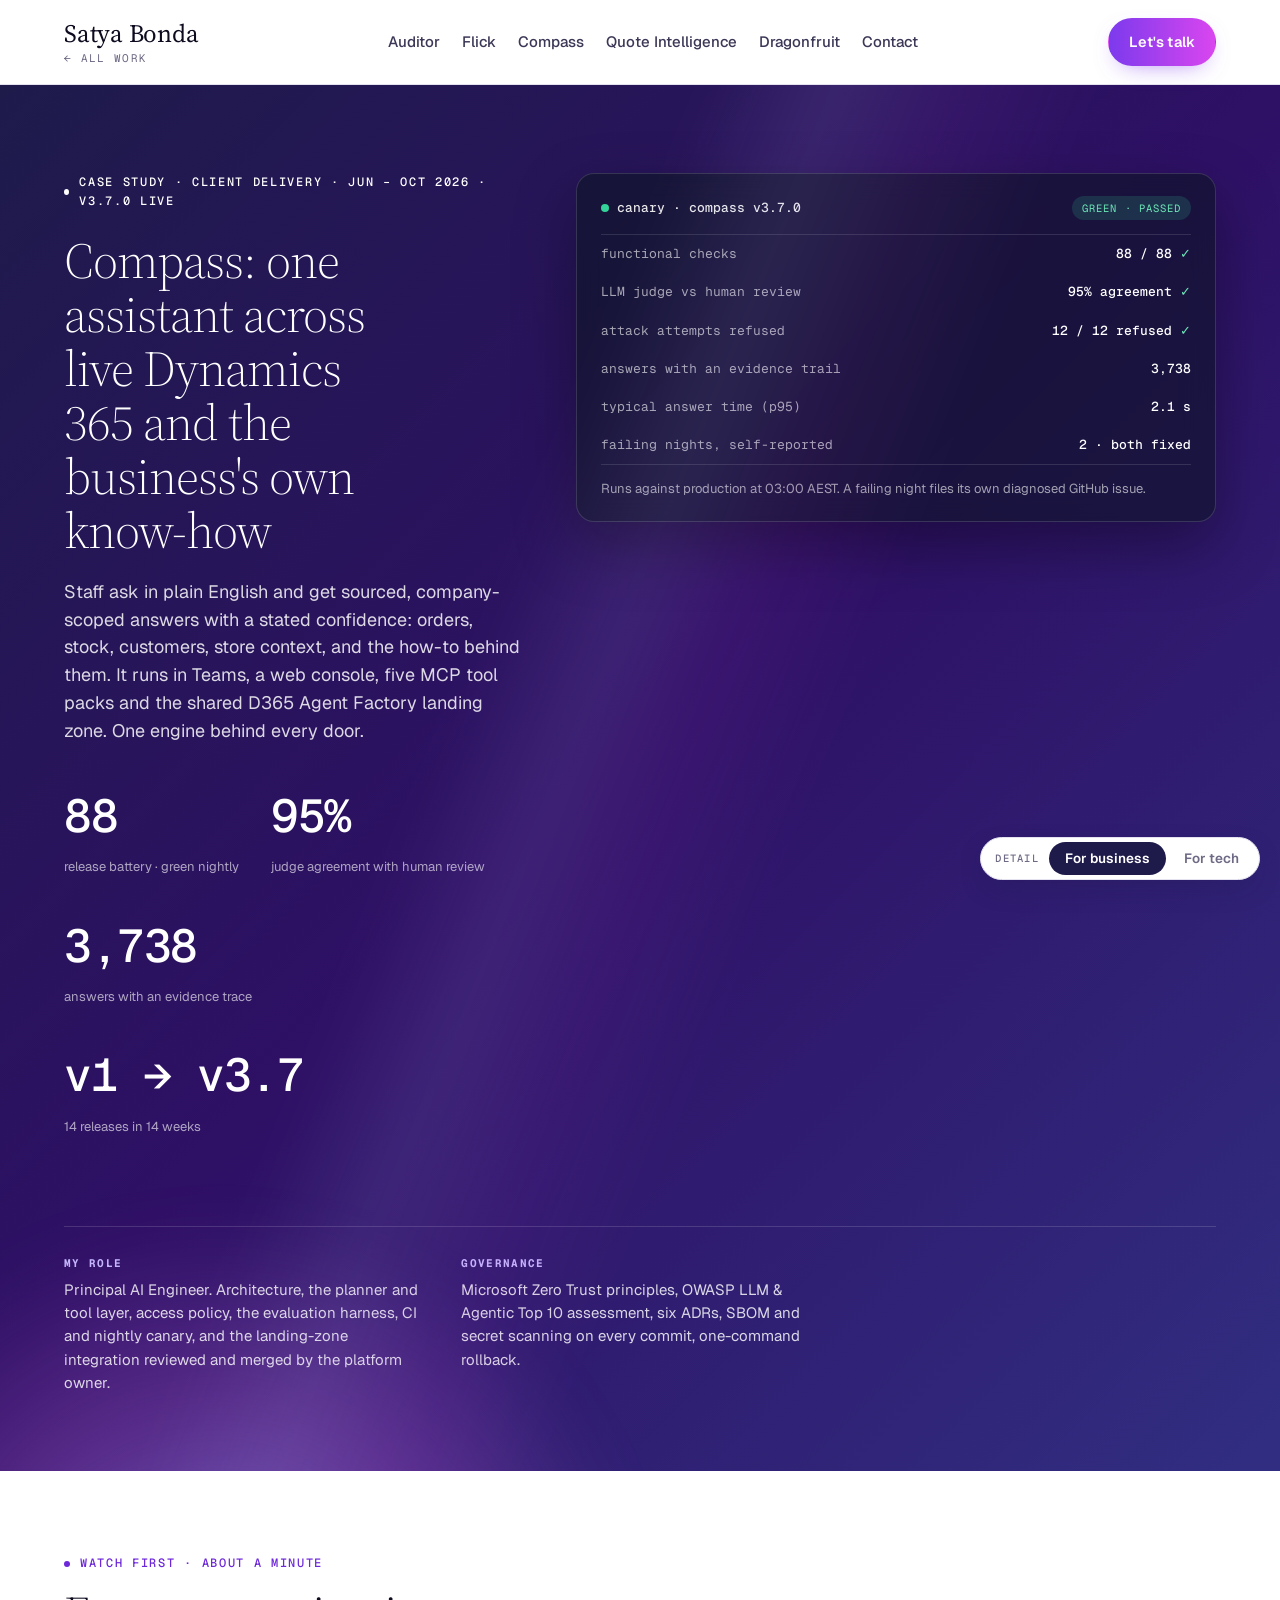
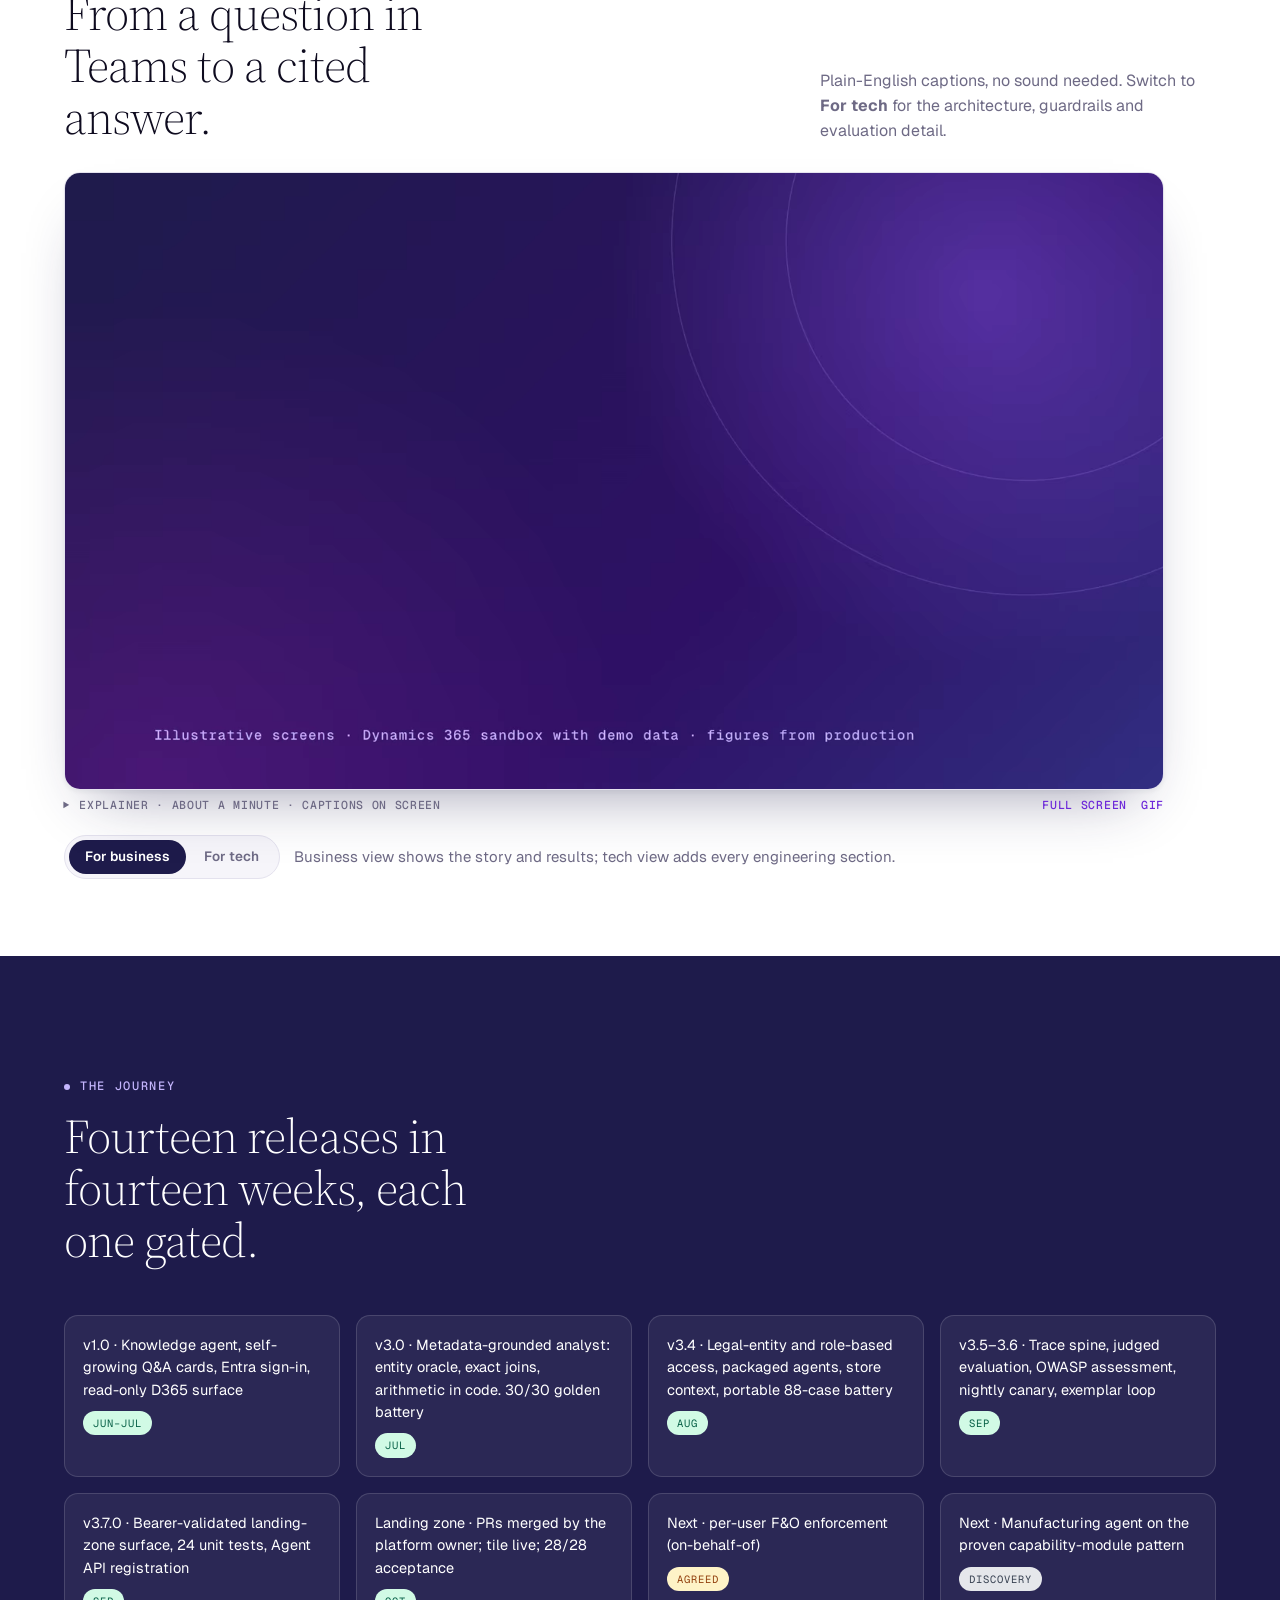
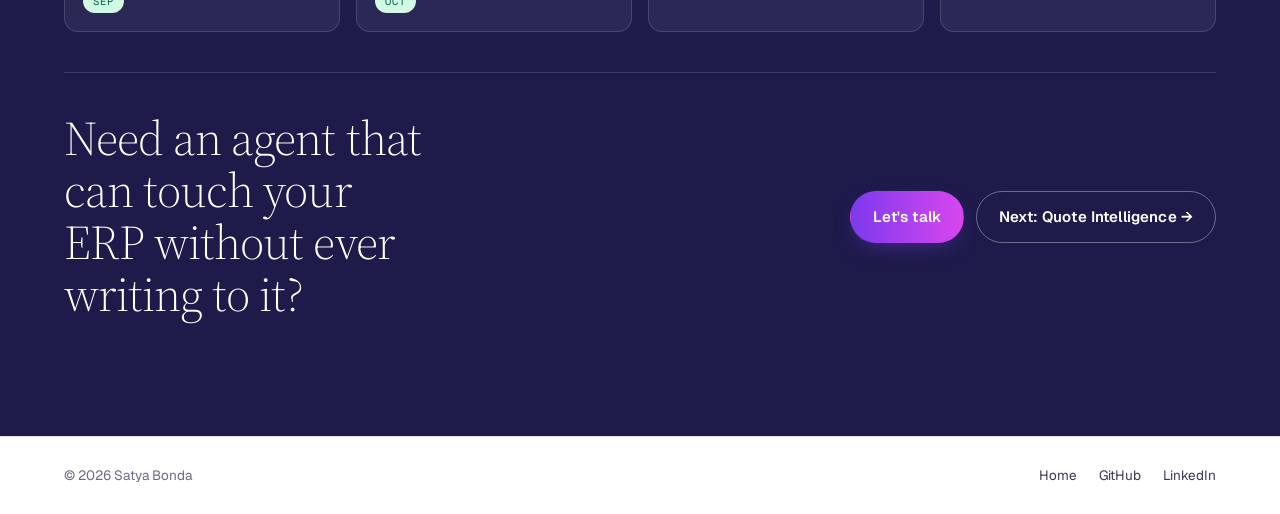
<file: compass.html>
<!doctype html><html lang="en"><head><meta charset="utf-8"><meta name="viewport" content="width=device-width, initial-scale=1"><link rel="icon" href="assets/favicon.svg" type="image/svg+xml"><link rel="preconnect" href="https://fonts.googleapis.com"><link rel="preconnect" href="https://fonts.gstatic.com" crossorigin><link href="https://fonts.googleapis.com/css2?family=Geist:wght@400;500;600&family=Geist+Mono:wght@400;500&family=Source+Serif+4:ital,wght@0,300;0,400;1,300&display=swap" rel="stylesheet"><link rel="stylesheet" href="styles.css?v=202610241200">
<title>Compass — live Dynamics 365 agent · Case study · Satya Bonda</title>
<meta name="description" content="A read-only Dynamics 365 F&amp;O agent that gives cited, company-scoped answers in Teams, the web and MCP packs, tested against production every night by an 88-case battery and an LLM judge.">
<script>(function(){var v=new URLSearchParams(location.search).get('view');try{v=v||localStorage.getItem('sb-view')}catch(e){}document.documentElement.dataset.view=v==='tech'?'tech':'biz'})()</script></head><body>
<nav class="nav"><div class="wrap"><a class="brand" href="index.html"><b>Satya Bonda</b><small>← all work</small></a><div class="links"><a href="auditor.html">Auditor</a><a href="flick.html">Flick</a><a href="compass.html">Compass</a><a href="quote-intelligence.html">Quote Intelligence</a><a href="dragonfruit.html">Dragonfruit</a><a href="index.html#contact">Contact</a></div><div class="actions"><a class="btn btn-outline" href="assets/Satya_Bonda_Principal_AI_Engineer_Resume.pdf" target="_blank" rel="noopener">Résumé PDF</a><a class="btn btn-primary" href="mailto:bonda.career@gmail.com">Let's talk</a></div><button class="menu-btn" aria-label="Menu"><span></span><span></span><span></span></button></div></nav>
<header class="hero cs-hero"><div class="wrap cs-grid">
  <div>
  <span class="label">Case study · client delivery · Jun – Oct 2026 · v3.7.0 live</span>
  <h1>Compass: one assistant across live Dynamics 365 and the business's own know-how</h1>
  <p class="lead">Staff ask in plain English and get sourced, company-scoped answers with a stated confidence: orders, stock, customers, store context, and the how-to behind them. It runs in Teams, a web console, five MCP tool packs and the shared D365 Agent Factory landing zone. One engine behind every door.</p>
  <div class="metrics"><div class="metric"><b>88</b><span>release battery · green nightly</span></div><div class="metric"><b>95%</b><span>judge agreement with human review</span></div><div class="metric"><b>3,738</b><span>answers with an evidence trace</span></div><div class="metric"><b>v1 → v3.7</b><span>14 releases in 14 weeks</span></div></div>
  </div>
  <aside class="eval" aria-label="Nightly evaluation run">
    <div class="top"><b><i></i>canary · compass v3.7.0</b><span class="badge">GREEN · PASSED</span></div>
    <div class="row"><span>functional checks</span><b>88 / 88<s>✓</s></b></div>
    <div class="row"><span>LLM judge vs human review</span><b>95% agreement<s>✓</s></b></div>
    <div class="row"><span>attack attempts refused</span><b>12 / 12 refused<s>✓</s></b></div>
    <div class="row"><span>answers with an evidence trail</span><b>3,738</b></div>
    <div class="row"><span>typical answer time (p95)</span><b>2.1 s</b></div>
    <div class="row"><span>failing nights, self-reported</span><b>2 · both fixed</b></div>
    <div class="foot">Runs against production at 03:00 AEST. A failing night files its own diagnosed GitHub issue.</div>
  </aside>
  <div class="facts"><div><b>My role</b><p>Principal AI Engineer. Architecture, the planner and tool layer, access policy, the evaluation harness, CI and nightly canary, and the landing-zone integration reviewed and merged by the platform owner.</p></div><div class="tech-only"><b>Stack</b><p>FastAPI on Azure App Service · GPT-4.1 / 4.1-mini and text-embedding-3-large on Azure AI Foundry · Dynamics 365 F&amp;O OData (39 entities, read-only) · Azure AI Search / Foundry IQ · Table + Blob storage · Entra ID · Application Insights · GitHub Actions</p></div><div><b>Governance</b><p>Microsoft Zero Trust principles, OWASP LLM &amp; Agentic Top 10 assessment, six ADRs, SBOM and secret scanning on every commit, one-command rollback.</p></div></div>
</div></header>
<section class="light x-sec"><div class="wrap"><div class="sec-head reveal"><div><span class="label">Watch first · about a minute</span><h2>From a question in Teams to a cited answer.</h2></div><p class="side">Plain-English captions, no sound needed. Switch to <b>For tech</b> for the architecture, guardrails and evaluation detail.</p></div><div class="reveal"><figure class="explainer"><video muted loop playsinline preload="none" poster="assets/explainers/compass.jpg?v=202610241200" aria-label="Animated explainer with captions: how Compass works, in plain English"><source data-src="assets/explainers/compass.webm?v=202610241200" type="video/webm"><source data-src="assets/explainers/compass.mp4?v=202610241200" type="video/mp4"></video><figcaption><span>▶ Explainer · about a minute · captions on screen</span><button class="x-full" type="button">Full screen</button><a href="assets/explainers/compass.gif" download>GIF</a></figcaption></figure></div><div class="x-note"><div class="view-toggle" role="group" aria-label="Level of detail"><button type="button" data-view="biz" aria-pressed="true">For business</button><button type="button" data-view="tech" aria-pressed="false">For tech</button></div><span>Business view shows the story and results; tech view adds every engineering section.</span></div></div></section>


<section class="light tech-only"><div class="wrap">
  <div class="sec-head reveal"><div><span class="label">How a question flows</span><h2>Six steps from sign-in to a cited answer.</h2></div><p class="side">Figures are computed in code with provenance. "Not visible to your role" and "no confident answer" are real answers, never guesses.</p></div>
  <div class="grid3">
    <div class="step reveal"><div class="h"><i>01</i><b>Sign in</b></div><p>Teams, the landing zone or the web console establishes who is asking through Entra ID.</p></div>
    <div class="step reveal"><div class="h"><i>02</i><b>Resolve scope</b></div><p>Compass maps the person to their F&amp;O user: roles, default legal entity, store context. Admin profiles can override.</p></div>
    <div class="step reveal"><div class="h"><i>03</i><b>Plan</b></div><p>The model picks tools under a schema; verified exemplars of similar questions guide the plan.</p></div>
    <div class="step reveal"><div class="h"><i>04</i><b>Read live</b></div><p>Read-only OData calls to F&amp;O, scoped to the company; knowledge retrieval over the business's own SOPs for the how-to.</p></div>
    <div class="step reveal"><div class="h"><i>05</i><b>Compose honestly</b></div><p>Figures are computed in code; the answer names the company, cites sources and states confidence, or declines and logs a gap.</p></div>
    <div class="step reveal"><div class="h"><i>06</i><b>Record</b></div><p>An episode (tools, checks, latency) is written for evaluation. The nightly battery and the judge read the same evidence.</p></div>
  </div>
  <div class="flow reveal" data-intro="Six steps by day, three by night" data-intro-text="Press Play to follow one question from sign-in to a cited answer, then watch the nightly canary close the loop."><div class="flow-head"><b>Follow a question, then follow the night</b><div class="flow-ctl"><button data-act="play">▶ Play</button><button data-act="step">Step →</button><button data-act="reset">Reset</button><span data-count>0 / 9</span></div></div><div class="flow-stage"><svg viewBox="0 0 960 300" xmlns="http://www.w3.org/2000/svg" role="img"><defs><marker id="fa" viewBox="0 0 10 10" refX="9" refY="5" markerWidth="7" markerHeight="7" orient="auto-start-reverse"><path d="M0 0L10 5L0 10z" class="fa"/></marker></defs><path class="fe" data-e="sign-scope" d="M170 53.0 L195 53.0" marker-end="url(#fa)"/><path class="fe" data-e="scope-plan" d="M395 53.0 L420 53.0" marker-end="url(#fa)"/><path class="fe" data-e="plan-d365" d="M490.0 76 C490.0 103.0 500.0 103.0 500.0 130" marker-end="url(#fa)"/><path class="fe" data-e="plan-know" d="M490.0 76 C490.0 103.0 680.0 103.0 680.0 130" marker-end="url(#fa)"/><path class="fe" data-e="d365-comp" d="M500.0 130 C500.0 103.0 675.0 103.0 675.0 76" marker-end="url(#fa)"/><path class="fe" data-e="know-comp" d="M680.0 130 C680.0 103.0 675.0 103.0 675.0 76" marker-end="url(#fa)"/><path class="fe" data-e="comp-ans" d="M765 53.0 L790 53.0" marker-end="url(#fa)"/><path class="fe" data-e="comp-epi" d="M675.0 76 C675.0 103.0 865.0 103.0 865.0 130" marker-end="url(#fa)"/><path class="fe" data-e="epi-can" d="M865.0 176 C865.0 203.0 110.0 203.0 110.0 230" marker-end="url(#fa)"/><path class="fe" data-e="can-judge" d="M200 253.0 L225 253.0" marker-end="url(#fa)"/><path class="fe" data-e="judge-card" d="M395 253.0 L420 253.0" marker-end="url(#fa)"/><path class="fe" data-e="judge-issue" d="M395 253.0 L605 253.0" marker-end="url(#fa)"/><path class="fe" data-e="judge-ex" d="M395 253.0 L800 253.0" marker-end="url(#fa)"/><path class="fe" data-e="ex-plan" d="M870.0 230 C870.0 153.0 490.0 153.0 490.0 76" marker-end="url(#fa)"/><g class="fn k-agent" data-n="sign"><rect x="20" y="30" width="150" height="46" rx="10"/><text x="95.0" y="50.0" text-anchor="middle">Sign in</text><text class="sub" x="95.0" y="66.0" text-anchor="middle">Entra · any door</text></g><g class="fn k-agent" data-n="scope"><rect x="195" y="30" width="200" height="46" rx="10"/><text x="295.0" y="50.0" text-anchor="middle">Resolve scope</text><text class="sub" x="295.0" y="66.0" text-anchor="middle">role ∩ pack · company · store</text></g><g class="fn k-agent" data-n="plan"><rect x="420" y="30" width="140" height="46" rx="10"/><text x="490.0" y="50.0" text-anchor="middle">Plan</text><text class="sub" x="490.0" y="66.0" text-anchor="middle">schema-constrained</text></g><g class="fn k-agent" data-n="comp"><rect x="585" y="30" width="180" height="46" rx="10"/><text x="675.0" y="50.0" text-anchor="middle">Compose</text><text class="sub" x="675.0" y="66.0" text-anchor="middle">code · cite · confidence</text></g><g class="fn k-out" data-n="ans"><rect x="790" y="30" width="150" height="46" rx="10"/><text x="865.0" y="50.0" text-anchor="middle">Answer</text><text class="sub" x="865.0" y="66.0" text-anchor="middle">Teams · web · MCP</text></g><g class="fn k-store" data-n="d365"><rect x="420" y="130" width="160" height="46" rx="10"/><text x="500.0" y="150.0" text-anchor="middle">Live D365 F&amp;O</text><text class="sub" x="500.0" y="166.0" text-anchor="middle">OData · read-only</text></g><g class="fn k-store" data-n="know"><rect x="605" y="130" width="150" height="46" rx="10"/><text x="680.0" y="150.0" text-anchor="middle">Knowledge</text><text class="sub" x="680.0" y="166.0" text-anchor="middle">AI Search · SOPs</text></g><g class="fn k-store" data-n="epi"><rect x="790" y="130" width="150" height="46" rx="10"/><text x="865.0" y="150.0" text-anchor="middle">Episode</text><text class="sub" x="865.0" y="166.0" text-anchor="middle">trace spine · 3,738</text></g><g class="fn k-gate" data-n="can"><rect x="20" y="230" width="180" height="46" rx="10"/><text x="110.0" y="250.0" text-anchor="middle">Nightly canary</text><text class="sub" x="110.0" y="266.0" text-anchor="middle">03:00 AEST · 88 cases</text></g><g class="fn k-agent" data-n="judge"><rect x="225" y="230" width="170" height="46" rx="10"/><text x="310.0" y="250.0" text-anchor="middle">Independent judge</text><text class="sub" x="310.0" y="266.0" text-anchor="middle">95% ↔ human review</text></g><g class="fn k-out" data-n="card"><rect x="420" y="230" width="160" height="46" rx="10"/><text x="500.0" y="258.0" text-anchor="middle">Teams card · green</text></g><g class="fn k-fail" data-n="issue"><rect x="605" y="230" width="170" height="46" rx="10"/><text x="690.0" y="250.0" text-anchor="middle">GitHub issue · red</text><text class="sub" x="690.0" y="266.0" text-anchor="middle">self-diagnosed</text></g><g class="fn k-store" data-n="ex"><rect x="800" y="230" width="140" height="46" rx="10"/><text x="870.0" y="250.0" text-anchor="middle">Gold exemplars</text><text class="sub" x="870.0" y="266.0" text-anchor="middle">44 · precedents</text></g></svg></div><div class="flow-cap"><i data-idx>—</i><div><b data-title></b><p data-text></p></div></div><div class="flow-dots"></div><script type="application/json" class="flow-data">[{"t": "Sign in", "x": "Teams, the landing-zone tile or the web console establishes who is asking through Entra ID. The tile's bearer token is validated for signature, tenant, audience, expiry and scope; app-only tokens are refused.", "n": ["sign"]}, {"t": "Resolve scope", "x": "Compass maps the person to their F&O user: roles, default legal entity, store. Effective access is role ∩ pack; a pack can never widen a role; finance views sit behind a deny-list.", "n": ["scope"], "e": ["sign-scope"]}, {"t": "Plan under a schema", "x": "The model picks tools from the person's pack under a schema. Verified exemplars of similar questions are retrieved as precedents at planning time.", "n": ["plan"], "e": ["scope-plan", "ex-plan"]}, {"t": "Read live, read only", "x": "Read-only OData calls to Dynamics 365 scoped to the company, and knowledge retrieval over the business's own SOPs for the how-to. The client has no write method.", "n": ["d365", "know"], "e": ["plan-d365", "plan-know"]}, {"t": "Compose honestly", "x": "Every figure is computed in code with provenance. The answer names the company, cites its sources and states confidence, or declines and logs a knowledge gap.", "n": ["comp"], "e": ["d365-comp", "know-comp"]}, {"t": "Answer through any door", "x": "The same answer renders in Teams, the web console, the landing-zone tile or an MCP tool pack. One engine behind every door.", "n": ["ans"], "e": ["comp-ans"]}, {"t": "Record the episode", "x": "Tools called, retrieval returned, checks run, latency: an episode is written for evaluation. Statistics only, never business content.", "n": ["epi"], "e": ["comp-epi"]}, {"t": "03:00: the canary runs", "x": "The full 88-case battery, including twelve adversarial cases, runs against production every night and the judge grades each answer against the evidence the tools returned.", "n": ["can", "judge"], "e": ["epi-can", "can-judge"]}, {"t": "Green card or red issue", "x": "A green night posts a Teams card. A red night files a diagnosed GitHub issue with the failing cases and the run link. Episodes that pass both layers become gold exemplars for the next plan.", "n": ["card", "issue", "ex"], "e": ["judge-card", "judge-issue", "judge-ex"]}]</script></div>
</div></section>

<section class="light-2 tech-only"><div class="wrap">
  <div class="sec-head reveal"><div><span class="label">Solution architecture</span><h2>Four ways in, one engine, nothing left to the model that code can do.</h2></div><p class="side">Each door authenticates differently and all resolve the same identity and scope. The engine is one deployable: versioned, health-checked and rollback-able in a single command.</p></div>
  <div class="stack-l reveal">
    <div class="lrow"><b class="v">Front doors</b><div class="chips"><span>Teams / Copilot Studio connector</span><span>D365 Agent Factory landing-zone tile</span><span>Web console and admin</span><span>Five MCP tool packs for packaged agents</span></div></div><div class="arrow-l">↓</div>
    <div class="lrow"><b>Engine</b><div class="chips"><span>FastAPI on Azure App Service · v3.7.0</span><span>Schema-constrained planner</span><span>Access policy · role ∩ pack</span><span>Answer composition with provenance</span><span>Trace spine</span></div></div><div class="arrow-l">↓</div>
    <div class="lrow"><b>Models</b><div class="chips"><span>gpt-4.1 for planning</span><span>gpt-4.1-mini where it is enough</span><span>text-embedding-3-large</span><span>Azure AI Foundry, australiaeast, in-region</span><span>No arithmetic by the model</span></div></div><div class="arrow-l">↓</div>
    <div class="lrow"><b class="a">Live Dynamics 365</b><div class="chips"><span>F&amp;O OData · 39 entities · read-only by construction</span><span>Company-scoped reads</span><span>Native ERP MCP brokered read-only through Compass</span></div></div><div class="arrow-l">↓</div>
    <div class="lrow"><b class="g">Knowledge and stores</b><div class="chips"><span>Azure AI Search / Foundry IQ agentic retrieval</span><span>36 knowledge cards · 4 SOPs ingested</span><span>Table + Blob: episodes, battery runs, exemplars, access profiles</span><span>Statistics in traces, never business content</span></div></div><div class="arrow-l">↓</div>
    <div class="lrow"><b class="g">Identity and operations</b><div class="chips"><span>Entra ID · Easy Auth · Compass Agent API registration</span><span>Application Insights</span><span>GitHub Actions: CI and nightly canary</span><span>SemVer tags · ADR log</span></div></div>
  </div>
</div></section>

<section class="light tech-only"><div class="wrap">
  <div class="sec-head reveal"><div><span class="label">Access &amp; security</span><h2>Read-only by construction. Scoped to the person, every time.</h2></div></div>
  <div class="grid3">
    <div class="panel reveal"><h3>No write path exists</h3><p>The Dynamics client has no write method. Write, form and action tools are never exposed and are refused by name, proven every night by the adversarial cases.</p></div>
    <div class="panel reveal"><h3>Role ∩ pack</h3><p>Effective access is always the person's own F&amp;O role intersected with the tool pack. A pack can never widen what a role allows. Finance views stay behind a deny-list.</p></div>
    <div class="panel reveal"><h3>Fail-closed doors</h3><p>The landing-zone surface validates signature, tenant, audience, expiry and scope; refuses app-only tokens; accepts only the landing zone's origin; refuses anyone it cannot place as an F&amp;O user.</p></div>
    <div class="panel reveal"><h3>Zero Trust applied</h3><p>Verify every request (Entra sign-in or validated bearer, per-client API keys). Least privilege. Assume breach: external content is treated as untrusted input, never as instructions.</p></div>
    <div class="panel reveal"><h3>OWASP LLM &amp; Agentic Top 10</h3><p>A written assessment and twelve permanent adversarial cases: injection, disclosure, authority-framed writes, role escalation, PII probes, tool misuse. They run every night.</p></div>
    <div class="panel reveal"><h3>Supply chain &amp; secrets</h3><p>Pinned dependencies, dependency audit, an SBOM per build, secret scanning over history. No secrets in the repository; runtime settings live in App Service.</p></div>
  </div>
</div></section>

<section class="light-2 tech-only"><div class="wrap">
  <div class="sec-head reveal"><div><span class="label">Evaluation harness</span><h2>How well it is tested.</h2></div><p class="side">Evaluation-first: the battery is written before changes, gates every release, and re-runs against production every night.</p></div>
  <div class="two">
    <div class="panel reveal"><h3>Seven layers of evidence</h3><ul class="funnel">
      <li><div><b>Trace spine</b>Every answer leaves an episode: tools, retrieval, checks, latency. 3,738 recorded.</div></li>
      <li><div><b>Release battery</b>88 exact pass/fail cases: order tracker 28, sales 28, retail 20, adversarial 12. Nothing ships without a green run.</div></li>
      <li><div><b>Independent judge</b>Grades groundedness, intent, tool accuracy, task adherence and completeness against the evidence the tools returned. Calibrated at 95% agreement with human review on a 20-case set.</div></li>
      <li><div><b>Nightly canary</b>Full judged battery against production at 03:00 AEST, regression analysis against comparable baselines, a Teams card, and a red auto-files a diagnosed GitHub issue.</div></li>
      <li><div><b>Learning loop</b>Episodes that pass both layers become gold exemplars retrieved as precedents at planning time. 44 verified; inspectable and deletable; no retraining.</div></li>
      <li><div><b>Business regression</b>The client's original validation workbooks re-run in production and scored with evidence: 46 / 46.</div></li>
      <li><div><b>Unit tests</b>24 offline tests for token validation, identity, run summaries and router accept/refuse paths, in CI on every commit.</div></li>
    </ul></div>
    <div>
      <div class="panel reveal"><h3>Red nights, honestly</h3><p>32 nights since 3 September: 25 green, 6 red, 1 running. Functional packs 76 / 76 green every night.</p><p>Five of the six reds were one adversarial wording case: the agent refused a write correctly, then offered to fetch. The fence held every time; the first occurrence found a real defect, fixed in v3.6.2 with a tightened no-overpromise rule. One red was a harness timeout, fixed with retry-on-exception and comparable baselines.</p></div>
      <div class="grid3 reveal" style="margin-top:16px"><div class="pm"><div class="k">Battery</div><div class="v">88/88</div><small>release gate</small></div><div class="pm"><div class="k">Judge</div><div class="v">82/85</div><small>v3.7.0 gate run</small></div><div class="pm"><div class="k">Acceptance</div><div class="v">28/28</div><small>landing zone, live token</small></div></div>
    </div>
  </div>
</div></section>

<section class="light tech-only"><div class="wrap">
  <div class="sec-head reveal"><div><span class="label">Production hardening</span><h2>The platform explains itself.</h2></div><p class="side">Fourteen releases in fourteen weeks: each one gated, each one reversible in a single command, and every failure files its own report.</p></div>
  <p class="intro reveal">Compass is operated as a service with a version it can report, a known-good state it can return to, and a nightly check that is harder on it than its users are. Observability is end to end: an answer's episode records the tools called, what retrieval returned, which checks ran and how long each took, so a wrong answer is traced to the step that produced it rather than to the model in general. Dependencies, lint rules and the judge's calibration set are pinned, so a regression is a change someone made, not drift nobody can find.</p>
  <div class="grid4 hard">
    <div class="panel reveal"><h3>Releases</h3><ul class="checks"><li>Rollback bookmark: a reproducible known-good deploy zip and tag; stepping back is one command</li><li>Release gate: the on-demand canary must be green (v3.7.0: 88/88, judge 82/85)</li><li>Zero-downtime versioned deploys; the health endpoint reports the live version for warm-poll verification</li><li>SemVer tags v1.0 → v3.7.0; Conventional Commits</li></ul></div>
    <div class="panel reveal"><h3>CI on every commit</h3><ul class="checks"><li>Ruff (pinned) and 24 offline unit tests</li><li>Dependency audit and an SBOM per build</li><li>Secret scan over the whole history</li><li>Self-diagnosing failures: a red night files a GitHub issue with the failing cases and run link, proven 15 and 30 Sep</li></ul></div>
    <div class="panel reveal"><h3>Controls and kill switches</h3><ul class="checks"><li>Per-client MCP keys with rate limits</li><li>The landing-zone surface switches off in one setting</li><li>Content-boundary rule on by default</li><li>Honest retries: a failed case is retried once and the first answer is kept, so a flaky wording cannot hide</li><li>Least-privilege F&amp;O application user over the 39 entities, recipe published</li></ul></div>
    <div class="panel reveal"><h3>Decisions on record</h3><ul class="checks"><li>ADR 0001–0006: baseline conformance, packaged agents, portable battery, trace spine and judge, canary gate, landing-zone surface</li><li>Factory ADR 0115 for the externally hosted agent pattern</li><li>Playbooks, a spec per packaged agent, security documentation</li><li>Evidence workbook for the 28/28 acceptance</li></ul></div>
  </div>
</div></section>

<section class="light-2 tech-only"><div class="wrap">
  <div class="sec-head reveal"><div><span class="label">Governance, safety &amp; guardrails</span><h2>Lighter where the blast radius is small, heavier where it matters, adversarial every night.</h2></div><p class="side">Compass cannot write to the ERP, so its heaviest controls are on who may see what, on honesty about confidence, and on proving every night that the fence still holds.</p></div>
  <div class="stack-l reveal">
    <div class="lrow"><b class="v">Input guardrails</b><div class="chips"><span>Entra sign-in or validated bearer: signature, tenant, audience, expiry, scope</span><span>App-only tokens refused</span><span>Origin-restricted landing-zone door</span><span>Retrieved content treated as untrusted input, never as instruction</span></div></div><div class="arrow-l">↓</div>
    <div class="lrow"><b>System-prompt constraints</b><div class="chips"><span>Plan under a schema; tools only from the person's pack</span><span>No arithmetic by the model</span><span>Name the company, cite the source, state confidence</span><span>Decline and log a gap rather than guess</span><span>No-overpromise rule (tightened in v3.6.2)</span></div></div><div class="arrow-l">↓</div>
    <div class="lrow"><b class="a">Output guardrails</b><div class="chips"><span>Answer-integrity guards before the reply leaves</span><span>Independent judge: groundedness, intent, tool accuracy, task adherence, completeness</span><span>Judge calibrated at 95% agreement with humans</span><span>Honest zero when there is no stock</span></div></div><div class="arrow-l">↓</div>
    <div class="lrow"><b class="g">Programmatic controls</b><div class="chips"><span>No write method exists in the Dynamics client</span><span>Write, form and action tools refused by name</span><span>Role ∩ pack; a pack can never widen a role</span><span>Finance views behind a deny-list</span><span>Per-client keys, rate limits, one-setting kill switch</span></div></div>
  </div>
  <div class="grid3" style="margin-top:24px">
    <div class="panel reveal"><h3>Humans in the loop, deliberately placed</h3><p>No person approves a read, because a read is reversible and the scoping is enforced in code. Humans sit where judgement matters: a 20-case calibration set anchors the judge to human review; an editor's approval can promote an episode to a gold exemplar, and every exemplar is inspectable and deletable; every red night is read by a person before the fix ships; business sign-off closes each packaged agent.</p></div>
    <div class="panel reveal"><h3>Failure modes, designed for</h3><ul class="checks"><li><b>Hallucination</b> — figures computed in code with provenance; judge scores groundedness against what the tools returned</li><li><b>Prompt injection</b> — twelve permanent adversarial cases: injection, disclosure, authority-framed writes, role escalation, PII probes, tool misuse</li><li><b>Out-of-distribution questions</b> — "no confident answer" is a real answer and files a knowledge gap</li><li><b>Over-reliance</b> — every answer names its sources and confidence; "not visible to your role" is said plainly</li></ul></div>
    <div class="panel reveal"><h3>Compliance and transparency</h3><ul class="checks"><li>Models and retrieval in-region (australiaeast); data stays in the tenant</li><li>Traces hold statistics, never business content</li><li>Per-person scoping: roles, legal entity and store follow the signed-in person through every door</li><li>OWASP Top 10 for LLM and Agentic Applications: written assessment, tests nightly</li><li>Red nights published honestly: 6 of 32, each one explained</li></ul></div>
  </div>
  <div class="fm reveal" style="margin-top:24px">
    <div class="hd">Failure mode</div><div class="hd">Control</div><div class="hd">Evidence</div>
    <div class="k">Agent asked to change an order "on the CFO's authority"</div><div>No write path exists; refused by name; adversarial case ADV-series runs nightly</div><div class="e">12 / 12 refused, every night</div>
    <div class="k">Agent refuses correctly, then offers to fetch what it cannot</div><div>No-overpromise rule tightened; deterministic guard planned to close ADV-10</div><div class="e">found by the suite, fixed in v3.6.2</div>
    <div class="k">Token from another tenant or an app-only token</div><div>Fail-closed validation of signature, tenant, audience, expiry, scope; app-only refused</div><div class="e">24 unit tests, 28/28 acceptance</div>
    <div class="k">Document refresh silently changes answers</div><div>Nightly canary against production with comparable baselines; regression analysis per case</div><div class="e">functional packs 76 / 76 green nightly</div>
    <div class="k">Harness itself flakes</div><div>Retry on exception, first answer recorded; a red files a diagnosed issue</div><div class="e">1 harness red, fixed v3.6.1</div>
  </div>
</div></section>

<section class="dark"><div class="wrap">
  <div class="sec-head reveal"><div><span class="label">The journey</span><h2>Fourteen releases in fourteen weeks, each one gated.</h2></div></div>
  <div class="grid4 reveal">
    <div class="tile"><span>v1.0 · Knowledge agent, self-growing Q&amp;A cards, Entra sign-in, read-only D365 surface</span><span class="st done">Jun–Jul</span></div>
    <div class="tile"><span>v3.0 · Metadata-grounded analyst: entity oracle, exact joins, arithmetic in code. 30/30 golden battery</span><span class="st done">Jul</span></div>
    <div class="tile"><span>v3.4 · Legal-entity and role-based access, packaged agents, store context, portable 88-case battery</span><span class="st done">Aug</span></div>
    <div class="tile"><span>v3.5–3.6 · Trace spine, judged evaluation, OWASP assessment, nightly canary, exemplar loop</span><span class="st done">Sep</span></div>
    <div class="tile"><span>v3.7.0 · Bearer-validated landing-zone surface, 24 unit tests, Agent API registration</span><span class="st done">Sep</span></div>
    <div class="tile"><span>Landing zone · PRs merged by the platform owner; tile live; 28/28 acceptance</span><span class="st done">Oct</span></div>
    <div class="tile"><span>Next · per-user F&amp;O enforcement (on-behalf-of)</span><span class="st build">agreed</span></div>
    <div class="tile"><span>Next · Manufacturing agent on the proven capability-module pattern</span><span class="st plan">discovery</span></div>
  </div>
  <div class="cta-row reveal"><h2>Need an agent that can touch your ERP without ever writing to it?</h2><div class="ctas" style="margin:0"><a class="btn btn-primary" href="mailto:bonda.career@gmail.com">Let's talk</a><a class="btn btn-outline" href="quote-intelligence.html">Next: Quote Intelligence →</a></div></div>
</div></section>
<footer><div class="wrap"><span>© 2026 Satya Bonda</span><span><a href="index.html">Home</a><a href="https://github.com/git-bonda108" target="_blank" rel="noopener">GitHub</a><a href="https://www.linkedin.com/in/bondagenai/" target="_blank" rel="noopener">LinkedIn</a></span></div></footer><div class="view-toggle view-dock" role="group" aria-label="Level of detail"><button type="button" data-view="biz" aria-pressed="true">For business</button><button type="button" data-view="tech" aria-pressed="false">For tech</button></div>
<script src="script.js?v=202610241200"></script></body></html>
</file>
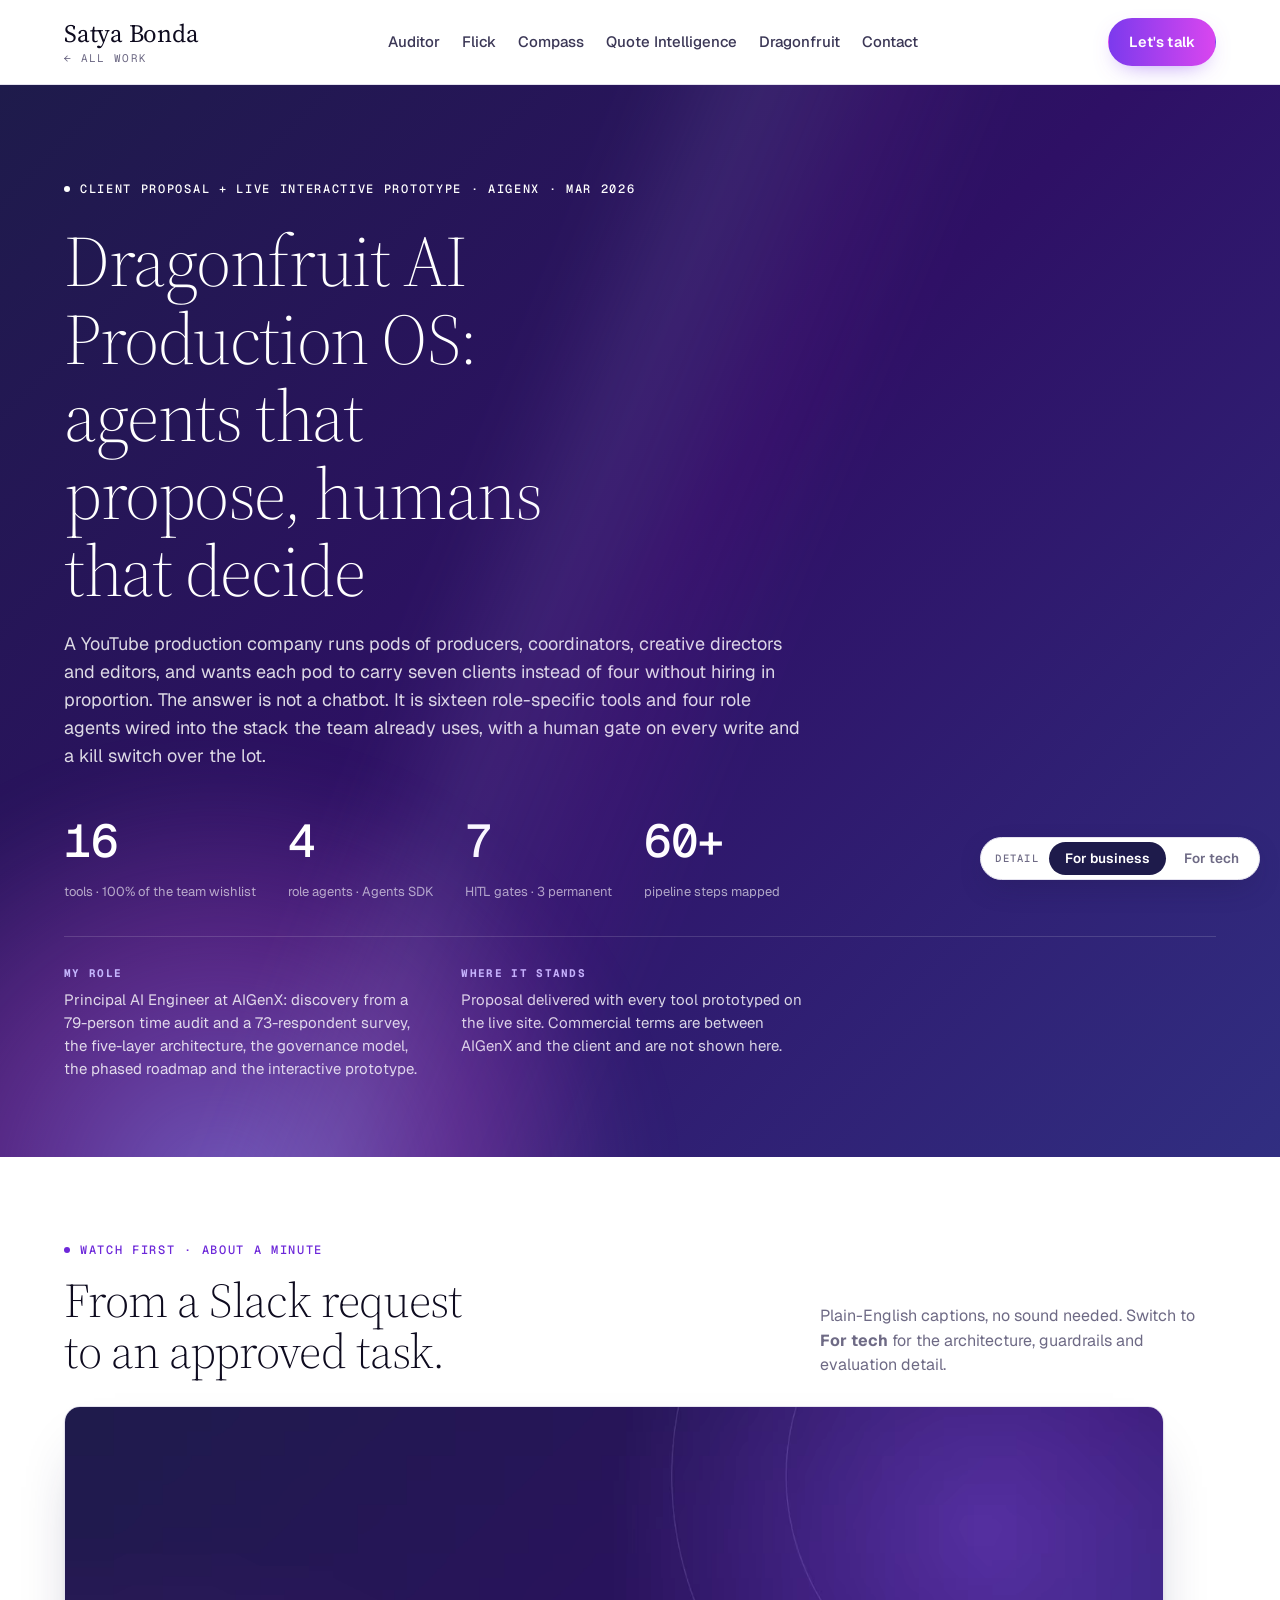
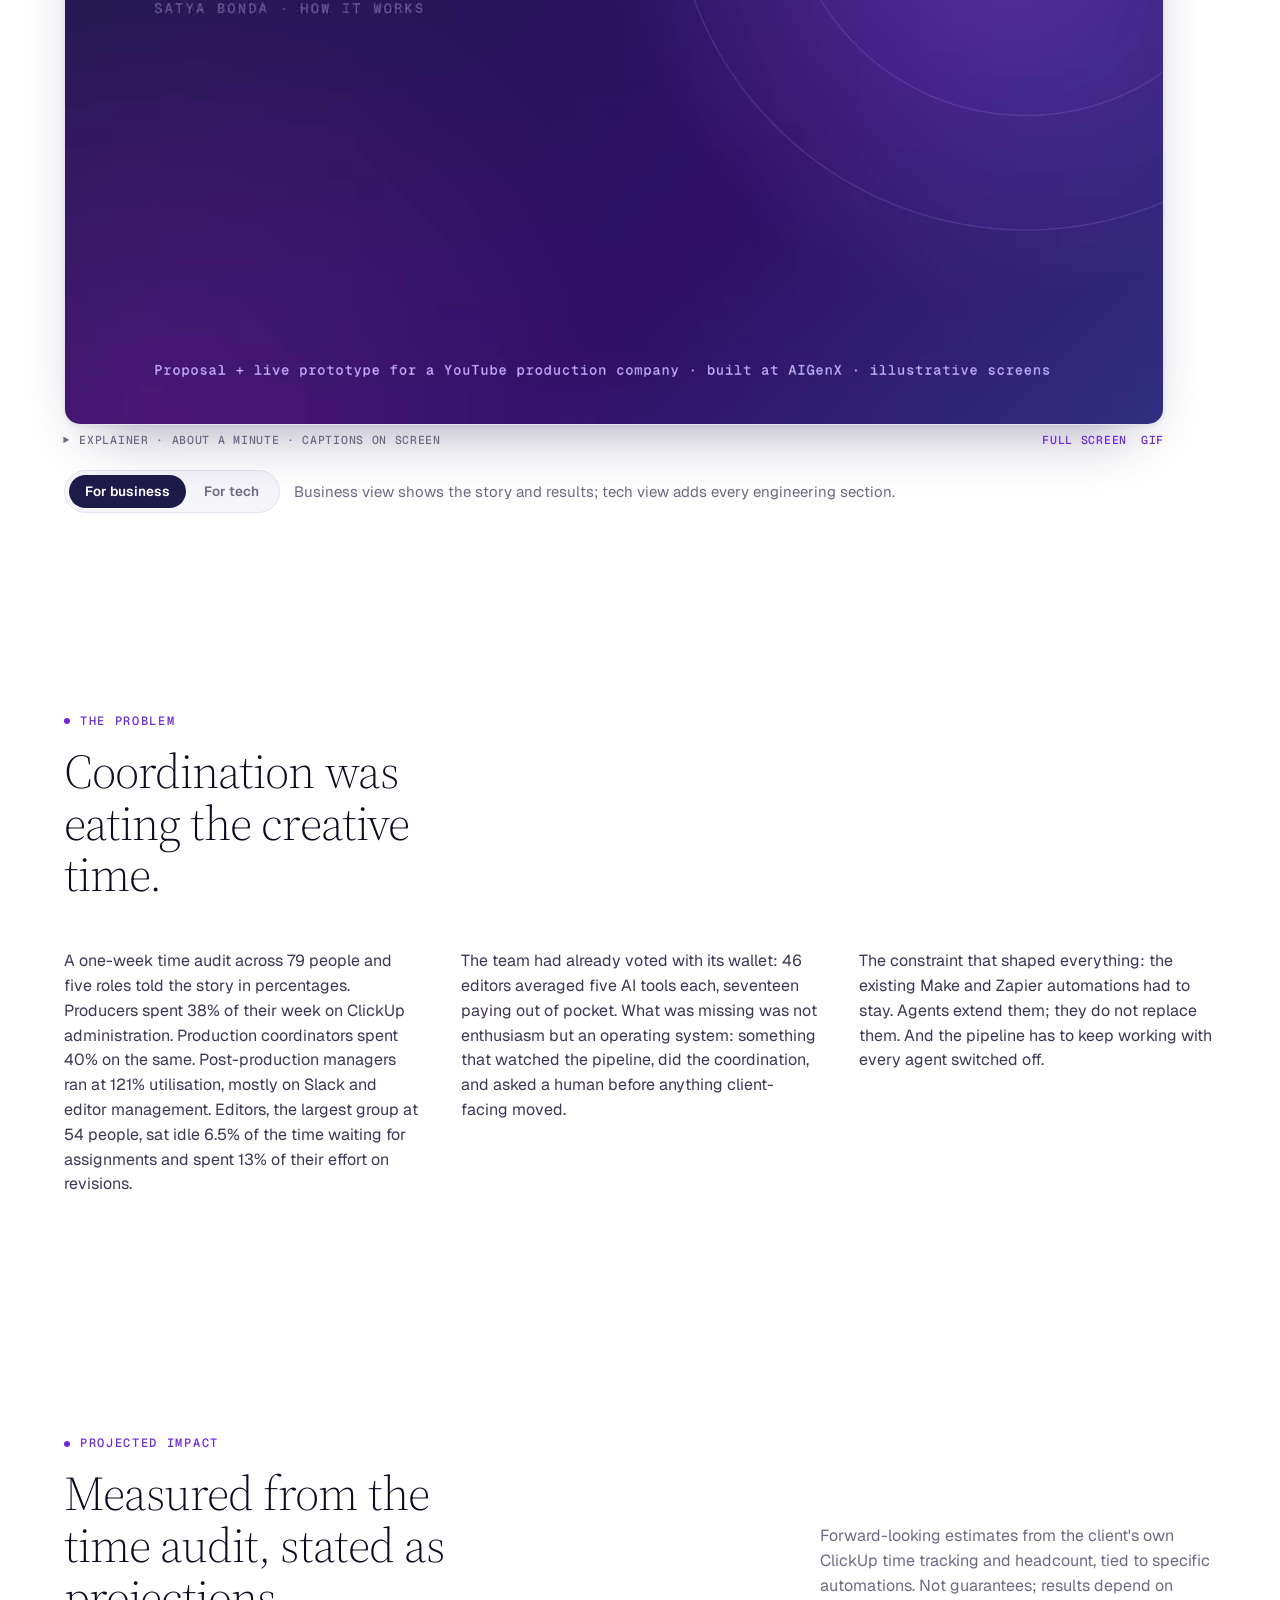
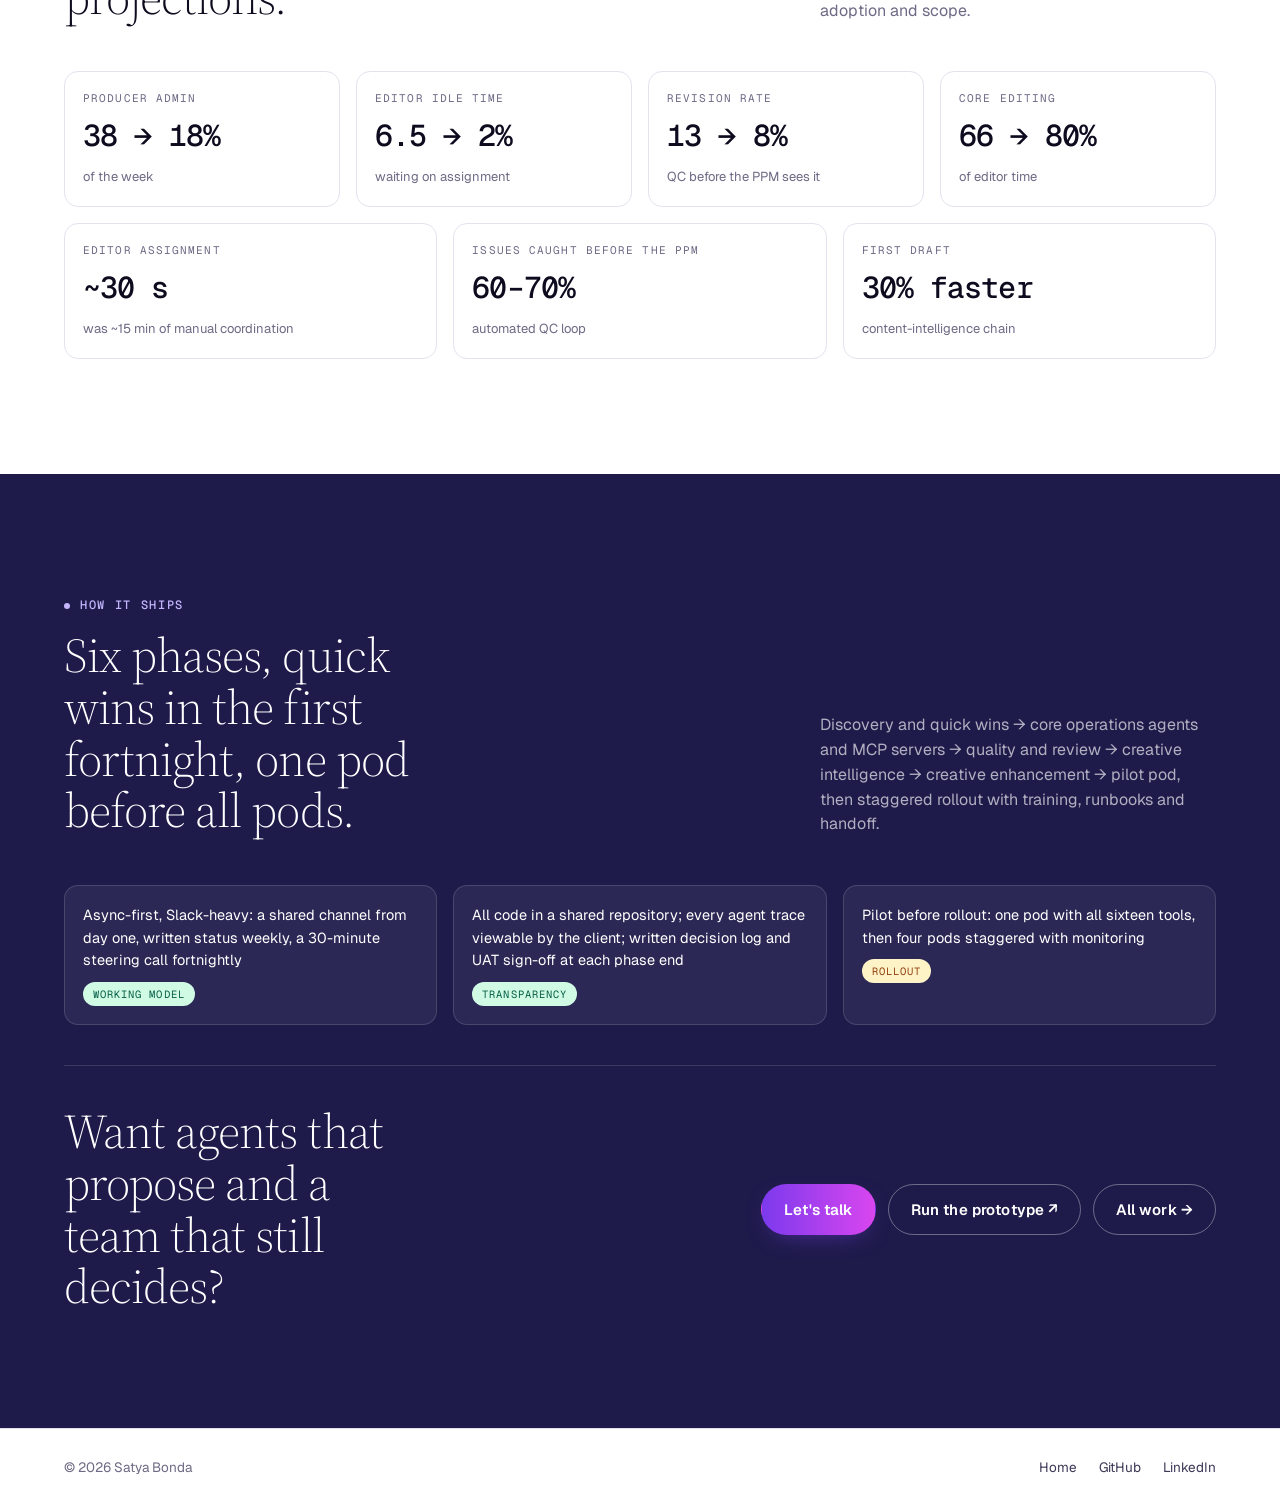
<file: dragonfruit.html>
<!doctype html><html lang="en"><head><meta charset="utf-8"><meta name="viewport" content="width=device-width, initial-scale=1">
<title>Dragonfruit AI Production OS — agentic operations for a media company · Satya Bonda</title>
<meta name="description" content="Sixteen role-specific tools and four role agents for a YouTube production company, with seven human-in-the-loop gates, a trust ladder, a master kill switch and a live interactive prototype.">
<link rel="icon" href="assets/favicon.svg" type="image/svg+xml">
<link rel="preconnect" href="https://fonts.googleapis.com"><link rel="preconnect" href="https://fonts.gstatic.com" crossorigin>
<link href="https://fonts.googleapis.com/css2?family=Geist:wght@400;500;600&family=Geist+Mono:wght@400;500&family=Source+Serif+4:ital,wght@0,300;0,400;1,300&display=swap" rel="stylesheet">
<link rel="stylesheet" href="styles.css?v=202610241200"><script>(function(){var v=new URLSearchParams(location.search).get('view');try{v=v||localStorage.getItem('sb-view')}catch(e){}document.documentElement.dataset.view=v==='tech'?'tech':'biz'})()</script></head>
<body>

<nav class="nav"><div class="wrap"><a class="brand" href="index.html"><b>Satya Bonda</b><small>← all work</small></a><div class="links"><a href="auditor.html">Auditor</a><a href="flick.html">Flick</a><a href="compass.html">Compass</a><a href="quote-intelligence.html">Quote Intelligence</a><a href="dragonfruit.html">Dragonfruit</a><a href="index.html#contact">Contact</a></div><div class="actions"><a class="btn btn-outline" href="assets/Satya_Bonda_Principal_AI_Engineer_Resume.pdf" target="_blank" rel="noopener">Résumé PDF</a><a class="btn btn-primary" href="mailto:bonda.career@gmail.com">Let's talk</a></div><button class="menu-btn" aria-label="Menu"><span></span><span></span><span></span></button></div></nav>
<header class="hero cs-hero"><div class="wrap" style="display:block">
  <span class="label">Client proposal + live interactive prototype · AIGenX · Mar 2026</span>
  <h1>Dragonfruit AI Production OS: agents that propose, humans that decide</h1>
  <p class="lead">A YouTube production company runs pods of producers, coordinators, creative directors and editors, and wants each pod to carry seven clients instead of four without hiring in proportion. The answer is not a chatbot. It is sixteen role-specific tools and four role agents wired into the stack the team already uses, with a human gate on every write and a kill switch over the lot.</p>
  <div class="metrics"><div class="metric"><b>16</b><span>tools · 100% of the team wishlist</span></div><div class="metric"><b>4</b><span>role agents · Agents SDK</span></div><div class="metric"><b>7</b><span>HITL gates · 3 permanent</span></div><div class="metric"><b>60+</b><span>pipeline steps mapped</span></div></div>
  <div class="facts"><div><b>My role</b><p>Principal AI Engineer at AIGenX: discovery from a 79-person time audit and a 73-respondent survey, the five-layer architecture, the governance model, the phased roadmap and the interactive prototype.</p></div><div class="tech-only"><b>Stack</b><p>OpenAI Agents SDK · MCP servers for ClickUp, Slack and Notion · Frame.io, Dropbox and YouTube APIs · existing Make / Zapier automations kept · Slack as the front door</p></div><div><b>Where it stands</b><p>Proposal delivered with every tool prototyped on the live site. Commercial terms are between AIGenX and the client and are not shown here.</p></div></div>
</div></header>
<section class="light x-sec"><div class="wrap"><div class="sec-head reveal"><div><span class="label">Watch first · about a minute</span><h2>From a Slack request to an approved task.</h2></div><p class="side">Plain-English captions, no sound needed. Switch to <b>For tech</b> for the architecture, guardrails and evaluation detail.</p></div><div class="reveal"><figure class="explainer"><video muted loop playsinline preload="none" poster="assets/explainers/dragonfruit.jpg?v=202610241200" aria-label="Animated explainer with captions: how Dragonfruit AI Production OS works, in plain English"><source data-src="assets/explainers/dragonfruit.webm?v=202610241200" type="video/webm"><source data-src="assets/explainers/dragonfruit.mp4?v=202610241200" type="video/mp4"></video><figcaption><span>▶ Explainer · about a minute · captions on screen</span><button class="x-full" type="button">Full screen</button><a href="assets/explainers/dragonfruit.gif" download>GIF</a></figcaption></figure></div><div class="x-note"><div class="view-toggle" role="group" aria-label="Level of detail"><button type="button" data-view="biz" aria-pressed="true">For business</button><button type="button" data-view="tech" aria-pressed="false">For tech</button></div><span>Business view shows the story and results; tech view adds every engineering section.</span></div></div></section>


<section class="light"><div class="wrap">
  <div class="sec-head reveal"><div><span class="label">The problem</span><h2>Coordination was eating the creative time.</h2></div></div>
  <div class="cols reveal">
    <p>A one-week time audit across 79 people and five roles told the story in percentages. Producers spent 38% of their week on ClickUp administration. Production coordinators spent 40% on the same. Post-production managers ran at 121% utilisation, mostly on Slack and editor management. Editors, the largest group at 54 people, sat idle 6.5% of the time waiting for assignments and spent 13% of their effort on revisions.</p>
    <p>The team had already voted with its wallet: 46 editors averaged five AI tools each, seventeen paying out of pocket. What was missing was not enthusiasm but an operating system: something that watched the pipeline, did the coordination, and asked a human before anything client-facing moved.</p>
    <p>The constraint that shaped everything: the existing Make and Zapier automations had to stay. Agents extend them; they do not replace them. And the pipeline has to keep working with every agent switched off.</p>
  </div>
</div></section>

<section class="light-2 tech-only"><div class="wrap">
  <div class="sec-head reveal"><div><span class="label">Architecture</span><h2>Five layers, and the top one is governance.</h2></div><p class="side">Event-driven by design: a status change in ClickUp or a comment in Frame.io triggers an agent; the agent reaches systems only through connectors; every write passes a gate.</p></div>
  <div class="stack-l reveal">
    <div class="lrow"><b class="v">1 · Triggers</b><div class="chips"><span>Slack command</span><span>Webhook event</span><span>Scheduled trigger</span><span>Manual</span><span>ClickUp status · Frame.io comment · new footage · batch date</span></div></div><div class="arrow-l">↓</div>
    <div class="lrow"><b>2 · Agents</b><div class="chips"><span>Producer agent · task creation, strategy</span><span>PC agent · coordination, Slack</span><span>CD agent · ideation, packaging</span><span>PPM agent · QC, workload</span><span>Editor support</span></div></div><div class="arrow-l">↓</div>
    <div class="lrow"><b class="a">3 · Tool binding</b><div class="chips"><span>MCP · ClickUp, Slack, Notion</span><span>REST · Frame.io, YouTube, Dropbox</span><span>Webhooks</span><span>Make / Zapier kept as-is</span></div></div><div class="arrow-l">↓</div>
    <div class="lrow"><b class="g">4 · Integrations</b><div class="chips"><span>ClickUp</span><span>Slack</span><span>Notion</span><span>Frame.io</span><span>Dropbox</span><span>YouTube</span></div></div><div class="arrow-l">↓</div>
    <div class="lrow"><b class="g">5 · Governance</b><div class="chips"><span>7 HITL gates</span><span>3 trust levels</span><span>Master kill switch</span><span>90-day trace logging</span><span>One-click rollback</span><span>Per-pod rollout</span></div></div>
  </div>
  <div class="flow reveal" data-intro="Agents propose. Humans decide." data-intro-text="Press Play to follow one Slack request through reasoning, two tool calls, a recommendation and the approval gate."><div class="flow-head"><b>ReAct with a human in the loop</b><div class="flow-ctl"><button data-act="play">▶ Play</button><button data-act="step">Step →</button><button data-act="reset">Reset</button><span data-count>0 / 9</span></div></div><div class="flow-stage"><svg viewBox="0 0 960 300" xmlns="http://www.w3.org/2000/svg" role="img"><defs><marker id="fa" viewBox="0 0 10 10" refX="9" refY="5" markerWidth="7" markerHeight="7" orient="auto-start-reverse"><path d="M0 0L10 5L0 10z" class="fa"/></marker></defs><path class="fe" data-e="slack-agent" d="M200 53.0 L225 53.0" marker-end="url(#fa)"/><path class="fe" data-e="agent-cu" d="M310.0 76 C310.0 103.0 305.0 103.0 305.0 130" marker-end="url(#fa)"/><path class="fe" data-e="cu-obs" d="M385 153.0 L585 153.0" marker-end="url(#fa)"/><path class="fe" data-e="agent-no" d="M310.0 76 C310.0 103.0 485.0 103.0 485.0 130" marker-end="url(#fa)"/><path class="fe" data-e="no-obs" d="M560 153.0 L585 153.0" marker-end="url(#fa)"/><path class="fe" data-e="obs-rec" d="M660.0 130 C660.0 103.0 515.0 103.0 515.0 76" marker-end="url(#fa)"/><path class="fe" data-e="rec-gate" d="M605 53.0 L630 53.0" marker-end="url(#fa)"/><path class="fe" data-e="gate-task" d="M800 53.0 L825 53.0" marker-end="url(#fa)"/><path class="fe" data-e="gate-trace" d="M715.0 76 C715.0 153.0 105.0 153.0 105.0 230" marker-end="url(#fa)"/><g class="fn k-agent" data-n="slack"><rect x="20" y="30" width="180" height="46" rx="10"/><text x="110.0" y="50.0" text-anchor="middle">Slack · /create-task</text><text class="sub" x="110.0" y="66.0" text-anchor="middle">producer, plain language</text></g><g class="fn k-agent" data-n="agent"><rect x="225" y="30" width="170" height="46" rx="10"/><text x="310.0" y="50.0" text-anchor="middle">Producer agent</text><text class="sub" x="310.0" y="66.0" text-anchor="middle">Agents SDK · reason</text></g><g class="fn k-agent" data-n="rec"><rect x="425" y="30" width="180" height="46" rx="10"/><text x="515.0" y="50.0" text-anchor="middle">Recommend</text><text class="sub" x="515.0" y="66.0" text-anchor="middle">Editor B · 0.87 · low load</text></g><g class="fn k-gate" data-n="gate"><rect x="630" y="30" width="170" height="46" rx="10"/><text x="715.0" y="50.0" text-anchor="middle">HITL gate</text><text class="sub" x="715.0" y="66.0" text-anchor="middle">Slack: Approve / Override</text></g><g class="fn k-out" data-n="task"><rect x="825" y="30" width="120" height="46" rx="10"/><text x="885.0" y="50.0" text-anchor="middle">Task created</text><text class="sub" x="885.0" y="66.0" text-anchor="middle">ClickUp</text></g><g class="fn k-store" data-n="cu"><rect x="225" y="130" width="160" height="46" rx="10"/><text x="305.0" y="150.0" text-anchor="middle">ClickUp MCP</text><text class="sub" x="305.0" y="166.0" text-anchor="middle">active tasks per editor</text></g><g class="fn k-store" data-n="no"><rect x="410" y="130" width="150" height="46" rx="10"/><text x="485.0" y="150.0" text-anchor="middle">Notion MCP</text><text class="sub" x="485.0" y="166.0" text-anchor="middle">genre-match scores</text></g><g class="fn k-agent" data-n="obs"><rect x="585" y="130" width="150" height="46" rx="10"/><text x="660.0" y="150.0" text-anchor="middle">Observe</text><text class="sub" x="660.0" y="166.0" text-anchor="middle">loads · scores</text></g><g class="fn k-store" data-n="trace"><rect x="20" y="230" width="170" height="46" rx="10"/><text x="105.0" y="250.0" text-anchor="middle">Trace log</text><text class="sub" x="105.0" y="266.0" text-anchor="middle">90 days · every step</text></g><g class="fn k-fail" data-n="kill"><rect x="225" y="230" width="190" height="46" rx="10"/><text x="320.0" y="250.0" text-anchor="middle">Master kill switch</text><text class="sub" x="320.0" y="266.0" text-anchor="middle">one toggle disables all</text></g><g class="fn k-gate" data-n="ladder"><rect x="440" y="230" width="500" height="46" rx="10"/><text x="690.0" y="250.0" text-anchor="middle">Trust ladder</text><text class="sub" x="690.0" y="266.0" text-anchor="middle">ALWAYS_CONFIRM → NOTIFY_ONLY (≥95% over 50+ runs) → AUTONOMOUS (reads only)</text></g></svg></div><div class="flow-cap"><i data-idx>—</i><div><b data-title></b><p data-text></p></div></div><div class="flow-dots"></div><script type="application/json" class="flow-data">[{"t": "Trigger", "x": "A producer types a plain-language instruction in Slack: assign an editor for a long-form edit due Friday. Status changes, webhooks and schedules are triggers too.", "n": ["slack"]}, {"t": "Reason", "x": "The Producer agent breaks the task into steps and decides what to check first: workloads before assignment.", "n": ["agent"], "e": ["slack-agent"]}, {"t": "Act: ClickUp", "x": "A tool call through the ClickUp MCP server fetches active tasks per editor. The MCP boundary is the only way an agent reaches a system of record.", "n": ["cu"], "e": ["agent-cu"]}, {"t": "Act: Notion", "x": "A second tool call pulls genre-match scores from the Notion knowledge base.", "n": ["no"], "e": ["agent-no"]}, {"t": "Observe", "x": "Editor A: 6 tasks. Editor B: 3 tasks, 0.87 match. Editor C: 5 tasks, 0.62. The agent now has facts, not opinions.", "n": ["obs"], "e": ["cu-obs", "no-obs"]}, {"t": "Recommend, with confidence", "x": "Lowest load and highest match: Editor B at 0.87, with the alternatives shown. Agents propose; they never decide.", "n": ["rec"], "e": ["obs-rec"]}, {"t": "The human gate", "x": "A Slack card with Approve and Override. Every write goes through a gate; seven gates cover task creation, updates, messages, client comms, schedules, financial data and publishing.", "n": ["gate"], "e": ["rec-gate"]}, {"t": "Task created, trace kept", "x": "Only after approval is the ClickUp task written. Every step of the run is logged for 90 days, and any automation can be rolled back with one click.", "n": ["task", "trace"], "e": ["gate-task", "gate-trace"]}, {"t": "Governance, always on", "x": "A master kill switch disables every agent in one toggle. Gates graduate up a trust ladder only on evidence, and client-facing, financial and publishing gates never graduate.", "n": ["kill", "ladder"]}]</script></div>
</div></section>

<section class="light tech-only"><div class="wrap">
  <div class="sec-head reveal"><div><span class="label">Governance, safety &amp; guardrails</span><h2>Every write goes through a gate. Three gates never open on their own.</h2></div><p class="side">The pipeline works without agents; agents are additive. That one sentence set the blast radius, and the controls were sized to it.</p></div>
  <div class="grid3">
    <div class="panel reveal"><h3>Seven HITL gates</h3><ul class="checks"><li>G1 task creation</li><li>G2 task updates</li><li>G3 Slack messages</li><li>G4 client-facing communications <b>· permanent</b></li><li>G5 schedule changes</li><li>G6 financial data <b>· permanent</b></li><li>G7 publishing <b>· permanent</b></li></ul></div>
    <div class="panel reveal"><h3>Three trust levels</h3><p><b>ALWAYS_CONFIRM</b> — the agent proposes, a human approves. The default for every gate.</p><p><b>NOTIFY_ONLY</b> — the agent acts and a human is notified, earned only after 95% or better approval over 50 or more runs.</p><p><b>AUTONOMOUS</b> — read operations only. G4, G6 and G7 can never graduate, whatever the approval rate.</p></div>
    <div class="panel reveal"><h3>Operational safety</h3><ul class="checks"><li>Master kill switch: one toggle disables everything</li><li>Every agent step traced and kept 90 days</li><li>One-click rollback per automation</li><li>Each automation launches in one pod first, with rollback toggles</li><li>Request queuing and caching against API limits</li><li>Demo mode so development never waits on client API access</li></ul></div>
  </div>
  <div class="fm reveal" style="margin-top:24px">
    <div class="hd">Risk</div><div class="hd">Mitigation</div><div class="hd">Where it lives</div>
    <div class="k">Agent hallucination</div><div>HITL gates on every write; agents recommend with a confidence and show alternatives</div><div class="e">gates G1–G7</div>
    <div class="k">API access delays</div><div>Demo mode unblocks development; connectors swap in when keys arrive</div><div class="e">tool-binding layer</div>
    <div class="k">ClickUp rate limits</div><div>Request queuing and caching in the connector</div><div class="e">ClickUp MCP</div>
    <div class="k">Frame.io has no MCP</div><div>Custom function tools behind the same gate and trace rules</div><div class="e">REST connectors</div>
    <div class="k">Scope creep</div><div>Sixteen tools are the scope; exit criteria enforced per phase</div><div class="e">roadmap</div>
  </div>
</div></section>

<section class="light-2 tech-only"><div class="wrap">
  <div class="sec-head reveal"><div><span class="label">The tool suite</span><h2>Sixteen tools, one per line on the team's wishlist.</h2></div><p class="side">Grouped by the role that asked for them. Every card on the live site opens an interactive demo.</p></div>
  <h3 style="margin:8px 0 12px;font-size:22px">Creative Director · 9</h3><div class="grid3"><div class="pm reveal"><div class="k">CD-1</div><div class="v" style="font-family:var(--serif);font-weight:400;font-size:21px;letter-spacing:0;margin:4px 0 6px">Predictive Retention Scoring</div><small>A script becomes a predicted retention curve with drop-off flags, a hook score and three alternative hooks.</small></div><div class="pm reveal"><div class="k">CD-2</div><div class="v" style="font-family:var(--serif);font-weight:400;font-size:21px;letter-spacing:0;margin:4px 0 6px">Competitive Outlier Ideation Engine</div><small>Monitors ~20 competitor channels per client and separates genuine outliers from baseline performance.</small></div><div class="pm reveal"><div class="k">CD-3</div><div class="v" style="font-family:var(--serif);font-weight:400;font-size:21px;letter-spacing:0;margin:4px 0 6px">Visual Packaging & Thumbnail Intelligence</div><small>Scores thumbnails and titles on composition, colour, expression and text; cross-references SEO data.</small></div><div class="pm reveal"><div class="k">CD-4</div><div class="v" style="font-family:var(--serif);font-weight:400;font-size:21px;letter-spacing:0;margin:4px 0 6px">Competitor A/B Test Monitor</div><small>Detects competitor title, thumbnail and description changes; Slack alert with before/after and the performance delta.</small></div><div class="pm reveal"><div class="k">CD-5</div><div class="v" style="font-family:var(--serif);font-weight:400;font-size:21px;letter-spacing:0;margin:4px 0 6px">Packaging Tension Scorer</div><small>Rates a title + thumbnail pair 1–10 on curiosity gap, emotional trigger, clarity and click-worthiness.</small></div><div class="pm reveal"><div class="k">CD-6</div><div class="v" style="font-family:var(--serif);font-weight:400;font-size:21px;letter-spacing:0;margin:4px 0 6px">Client-Specific Knowledge Bases</div><small>Per-client workspaces pre-loaded with brand voice, scripts, performance and audience data.</small></div><div class="pm reveal"><div class="k">CD-7</div><div class="v" style="font-family:var(--serif);font-weight:400;font-size:21px;letter-spacing:0;margin:4px 0 6px">AI-Assisted Script Voice Matching</div><small>Rewrites drafts to a client's voice, cadence and vocabulary with tracked changes.</small></div><div class="pm reveal"><div class="k">CD-8</div><div class="v" style="font-family:var(--serif);font-weight:400;font-size:21px;letter-spacing:0;margin:4px 0 6px">Slack-Based Predictive Scoring Bot</div><small>Scores proposed titles, hooks and packaging on demand, inside Slack, from channel history.</small></div><div class="pm reveal"><div class="k">CD-9</div><div class="v" style="font-family:var(--serif);font-weight:400;font-size:21px;letter-spacing:0;margin:4px 0 6px">Client-Specific Outlier Aggregator</div><small>A per-client digest of competitor outliers mapped to the content calendar.</small></div></div>
  <h3 style="margin:28px 0 12px;font-size:22px">Editor &amp; Post-Production Manager · 3</h3><div class="grid3"><div class="pm reveal"><div class="k">ED-1</div><div class="v" style="font-family:var(--serif);font-weight:400;font-size:21px;letter-spacing:0;margin:4px 0 6px">Frame.io Comment Sentiment Analyzer</div><small>Watches review comments in real time; sentiment per video, recurring patterns, alerts on drops.</small></div><div class="pm reveal"><div class="k">ED-2</div><div class="v" style="font-family:var(--serif);font-weight:400;font-size:21px;letter-spacing:0;margin:4px 0 6px">Automated Video QC Checker</div><small>Checks a render against the client checklist: branding, audio levels, colour, captions, export settings; timestamped, severity-rated report.</small></div><div class="pm reveal"><div class="k">ED-3</div><div class="v" style="font-family:var(--serif);font-weight:400;font-size:21px;letter-spacing:0;margin:4px 0 6px">Capacity-Based Task Assignment</div><small>Auto-assigns edits on workload, duration, skill match and pod balance; the top three go to a coordinator for approval.</small></div></div>
  <h3 style="margin:28px 0 12px;font-size:22px">Producer · 4</h3><div class="grid3"><div class="pm reveal"><div class="k">PR-1</div><div class="v" style="font-family:var(--serif);font-weight:400;font-size:21px;letter-spacing:0;margin:4px 0 6px">Timeline Calculator</div><small>Project schedules from content type, deliverables, complexity, review turnaround and pod capacity, with buffers.</small></div><div class="pm reveal"><div class="k">PR-2</div><div class="v" style="font-family:var(--serif);font-weight:400;font-size:21px;letter-spacing:0;margin:4px 0 6px">Client Sentiment Tracker</div><small>Reads client-facing Slack, email and Frame.io for tone shifts and emerging frustration.</small></div><div class="pm reveal"><div class="k">PR-3</div><div class="v" style="font-family:var(--serif);font-weight:400;font-size:21px;letter-spacing:0;margin:4px 0 6px">Slack Message Templates</div><small>Twelve templates across four categories, auto-populated through Workflow Builder.</small></div><div class="pm reveal"><div class="k">PR-4</div><div class="v" style="font-family:var(--serif);font-weight:400;font-size:21px;letter-spacing:0;margin:4px 0 6px">Claude-to-ClickUp Agent</div><small>A plain-language Slack instruction becomes a fully configured ClickUp task behind a human gate. The flagship.</small></div></div>
</div></section>

<section class="light"><div class="wrap">
  <div class="sec-head reveal"><div><span class="label">Projected impact</span><h2>Measured from the time audit, stated as projections.</h2></div><p class="side">Forward-looking estimates from the client's own ClickUp time tracking and headcount, tied to specific automations. Not guarantees; results depend on adoption and scope.</p></div>
  <div class="grid4 reveal">
    <div class="pm"><div class="k">Producer admin</div><div class="v">38 → 18%</div><small>of the week</small></div>
    <div class="pm"><div class="k">Editor idle time</div><div class="v">6.5 → 2%</div><small>waiting on assignment</small></div>
    <div class="pm"><div class="k">Revision rate</div><div class="v">13 → 8%</div><small>QC before the PPM sees it</small></div>
    <div class="pm"><div class="k">Core editing</div><div class="v">66 → 80%</div><small>of editor time</small></div>
  </div>
  <div class="grid3 reveal" style="margin-top:16px">
    <div class="pm"><div class="k">Editor assignment</div><div class="v">~30 s</div><small>was ~15 min of manual coordination</small></div>
    <div class="pm"><div class="k">Issues caught before the PPM</div><div class="v">60–70%</div><small>automated QC loop</small></div>
    <div class="pm"><div class="k">First draft</div><div class="v">30% faster</div><small>content-intelligence chain</small></div>
  </div>
</div></section>

<section class="dark"><div class="wrap">
  <div class="sec-head reveal"><div><span class="label">How it ships</span><h2>Six phases, quick wins in the first fortnight, one pod before all pods.</h2></div><p class="side">Discovery and quick wins → core operations agents and MCP servers → quality and review → creative intelligence → creative enhancement → pilot pod, then staggered rollout with training, runbooks and handoff.</p></div>
  <div class="grid3 reveal">
    <div class="tile"><span>Async-first, Slack-heavy: a shared channel from day one, written status weekly, a 30-minute steering call fortnightly</span><span class="st done">working model</span></div>
    <div class="tile"><span>All code in a shared repository; every agent trace viewable by the client; written decision log and UAT sign-off at each phase end</span><span class="st done">transparency</span></div>
    <div class="tile"><span>Pilot before rollout: one pod with all sixteen tools, then four pods staggered with monitoring</span><span class="st build">rollout</span></div>
  </div>
  <div class="cta-row reveal"><h2>Want agents that propose and a team that still decides?</h2><div class="ctas" style="margin:0"><a class="btn btn-primary" href="mailto:bonda.career@gmail.com">Let's talk</a><a class="btn btn-outline" href="https://aigenxapp.com/tool-suite" target="_blank" rel="noopener">Run the prototype ↗</a><a class="btn btn-outline" href="index.html#work">All work →</a></div></div>
</div></section>
<footer><div class="wrap"><span>© 2026 Satya Bonda</span><span><a href="index.html">Home</a><a href="https://github.com/git-bonda108" target="_blank" rel="noopener">GitHub</a><a href="https://www.linkedin.com/in/bondagenai/" target="_blank" rel="noopener">LinkedIn</a></span></div></footer>
<div class="view-toggle view-dock" role="group" aria-label="Level of detail"><button type="button" data-view="biz" aria-pressed="true">For business</button><button type="button" data-view="tech" aria-pressed="false">For tech</button></div>
<script src="script.js?v=202610241200"></script></body></html>
</file>
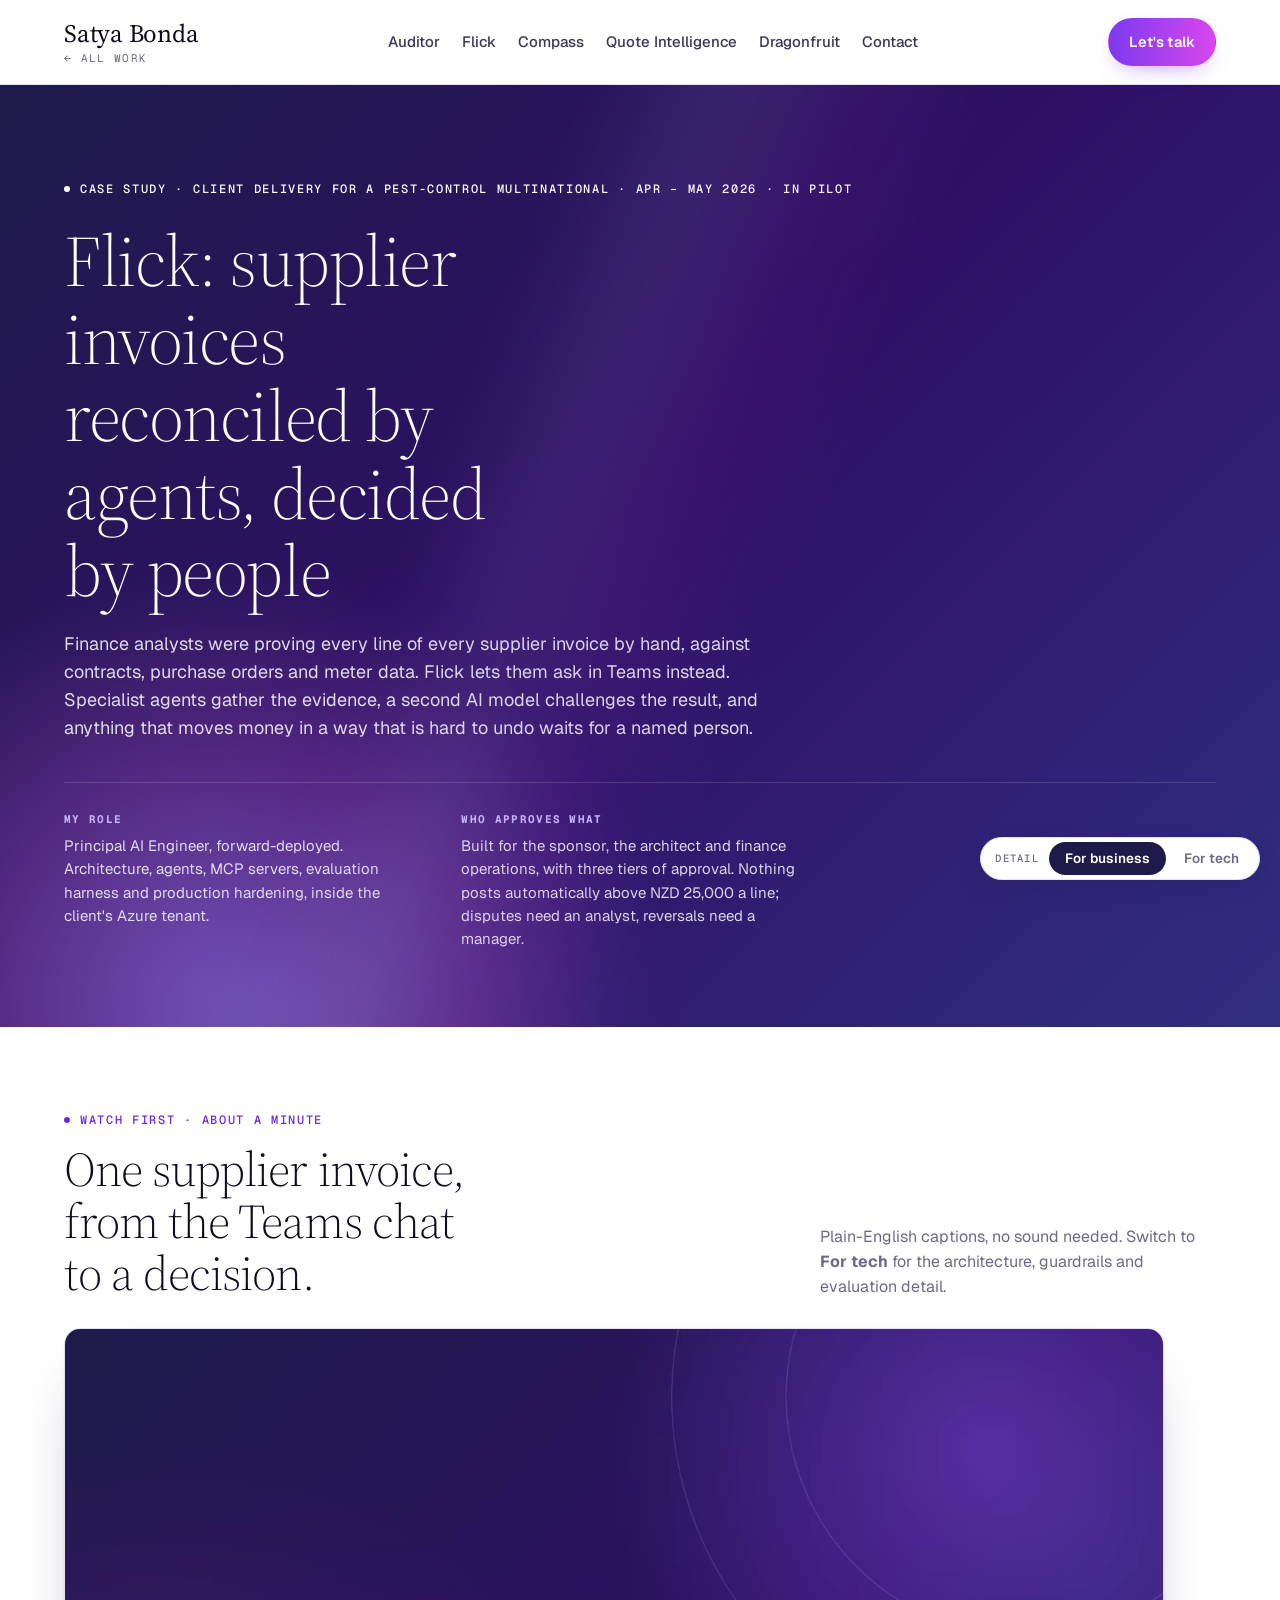
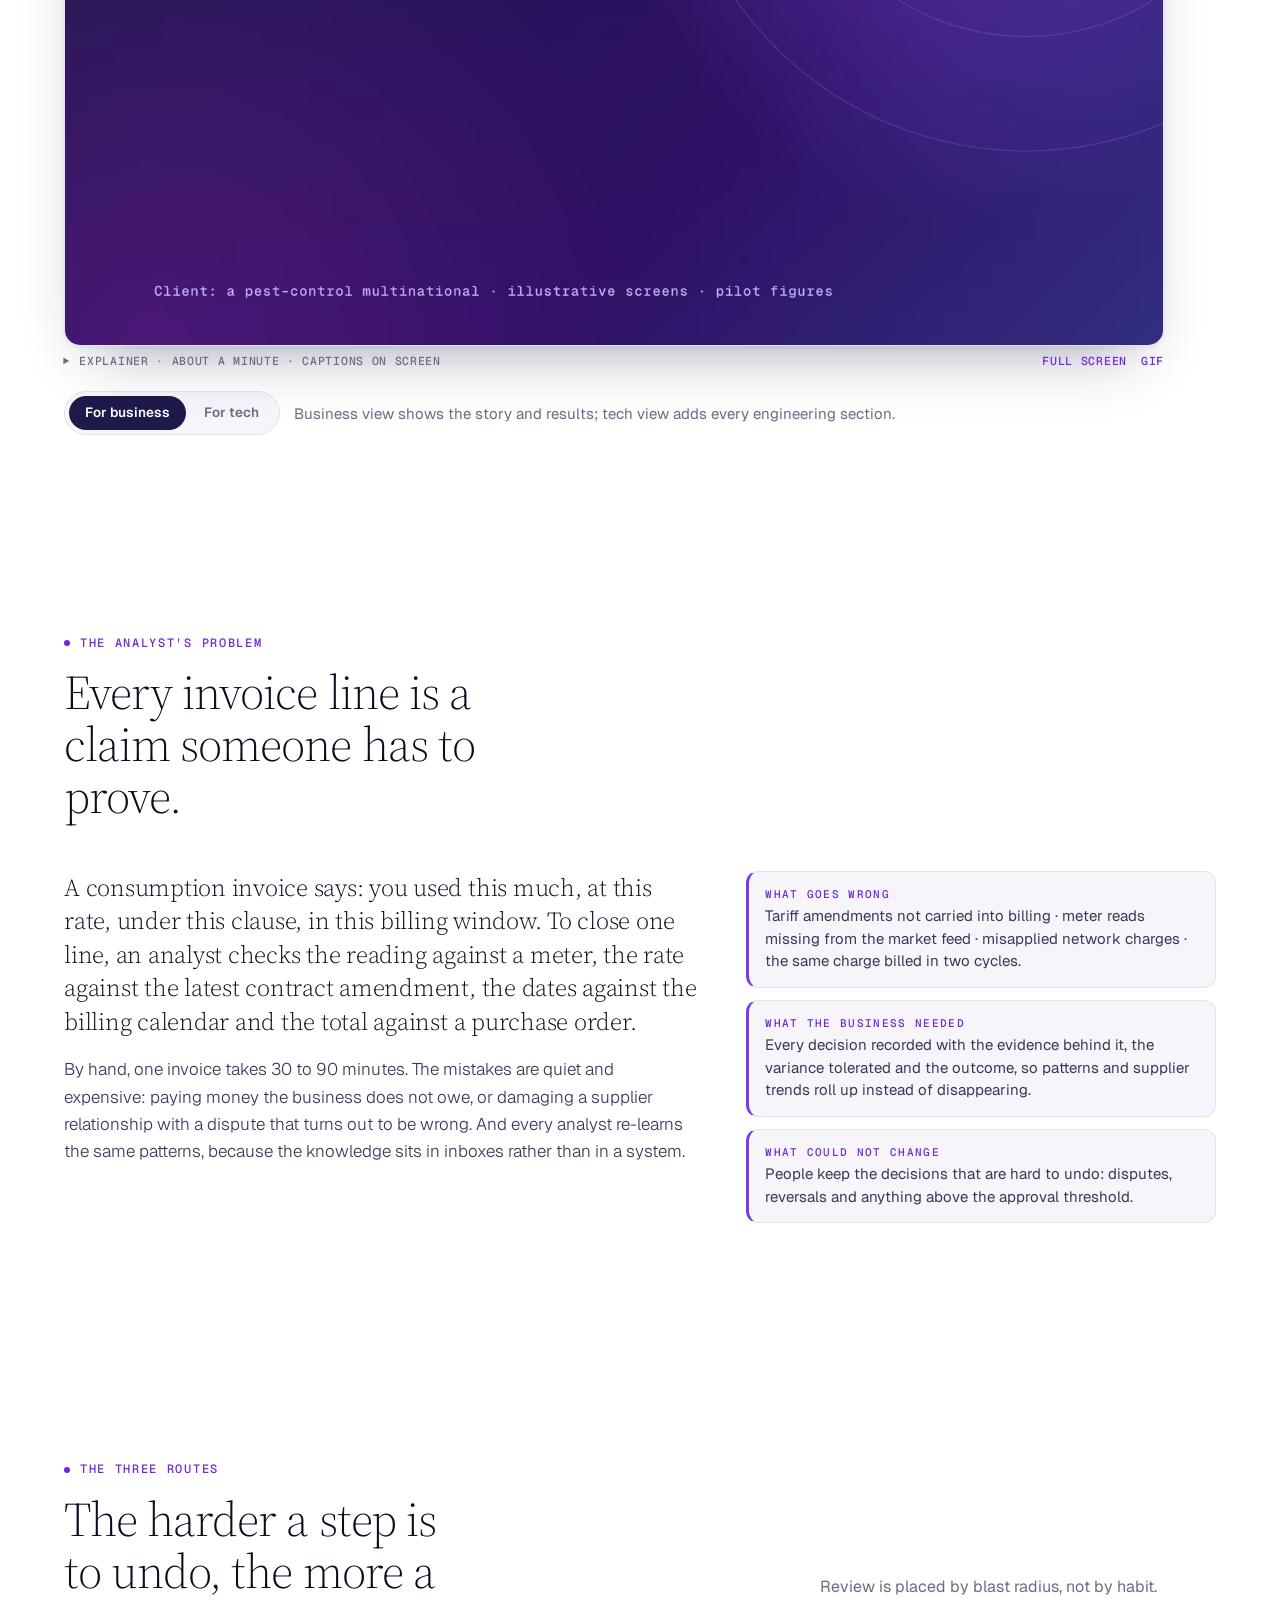
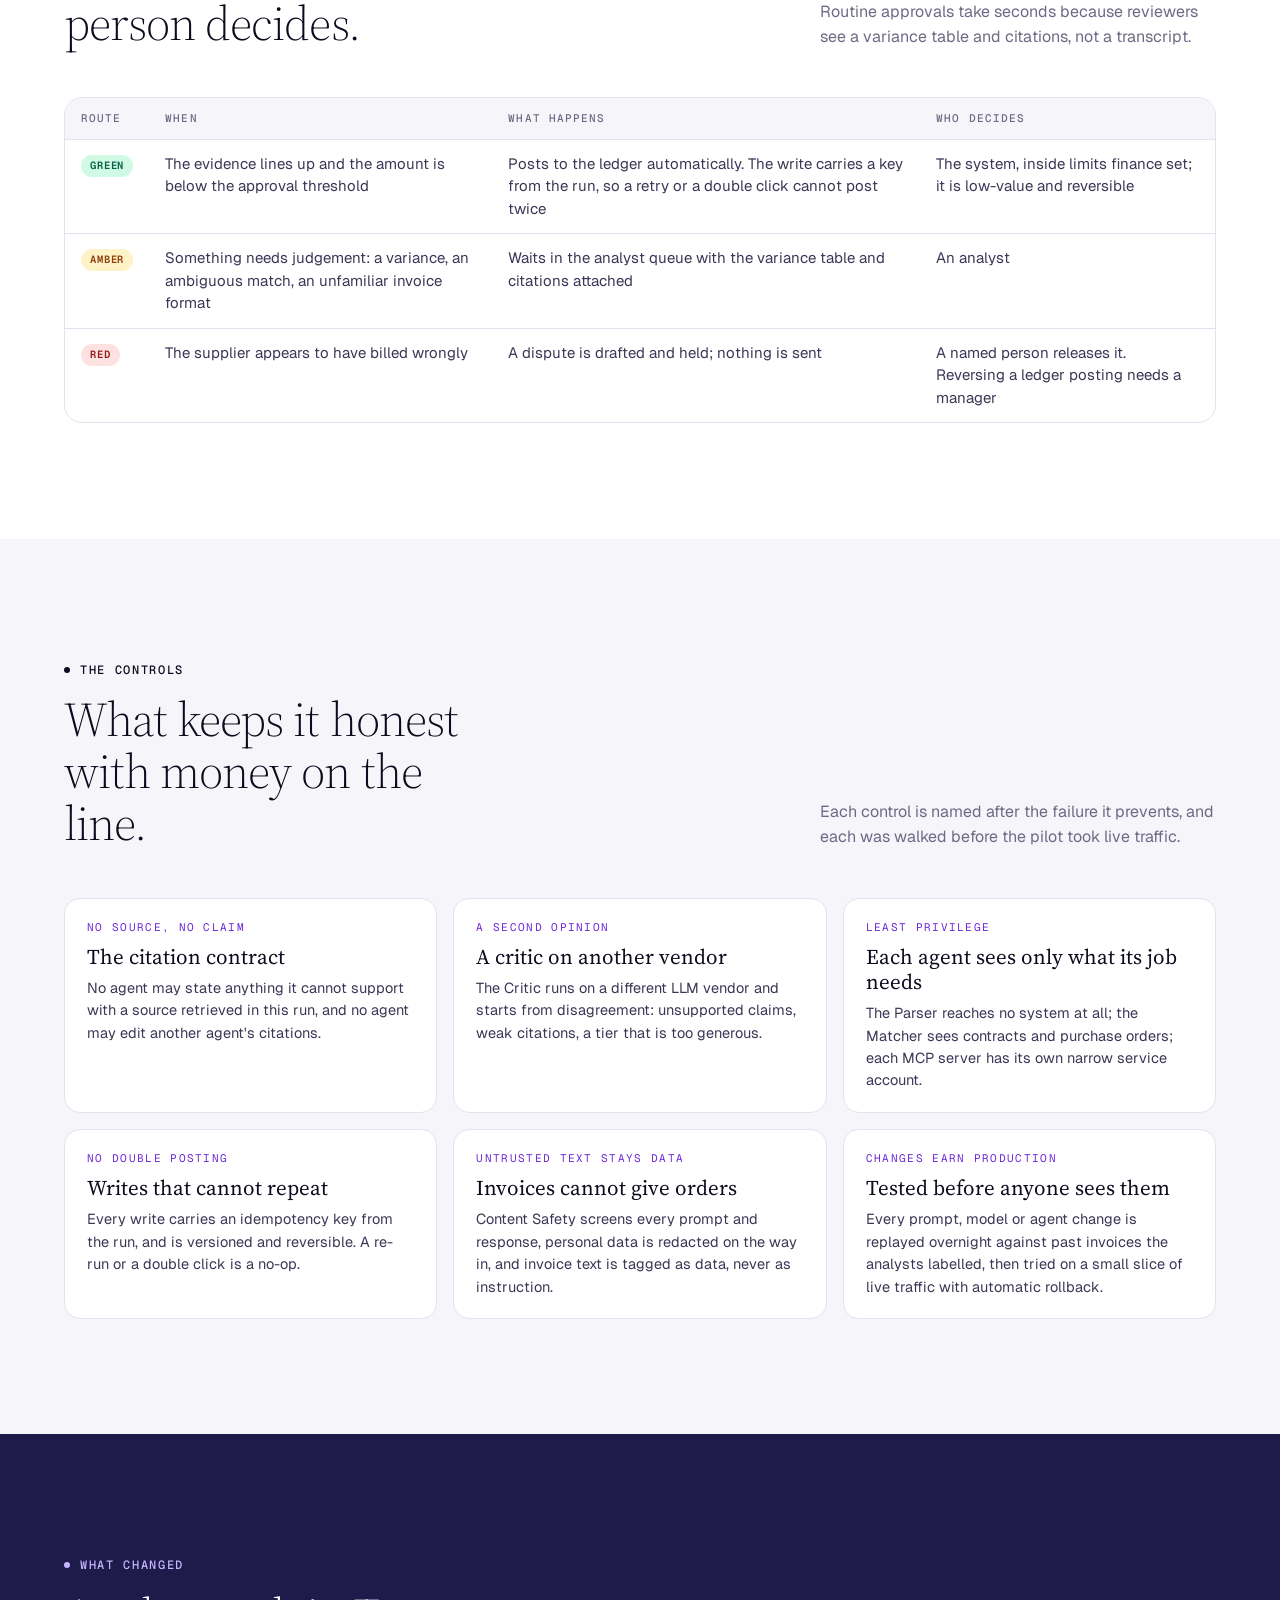
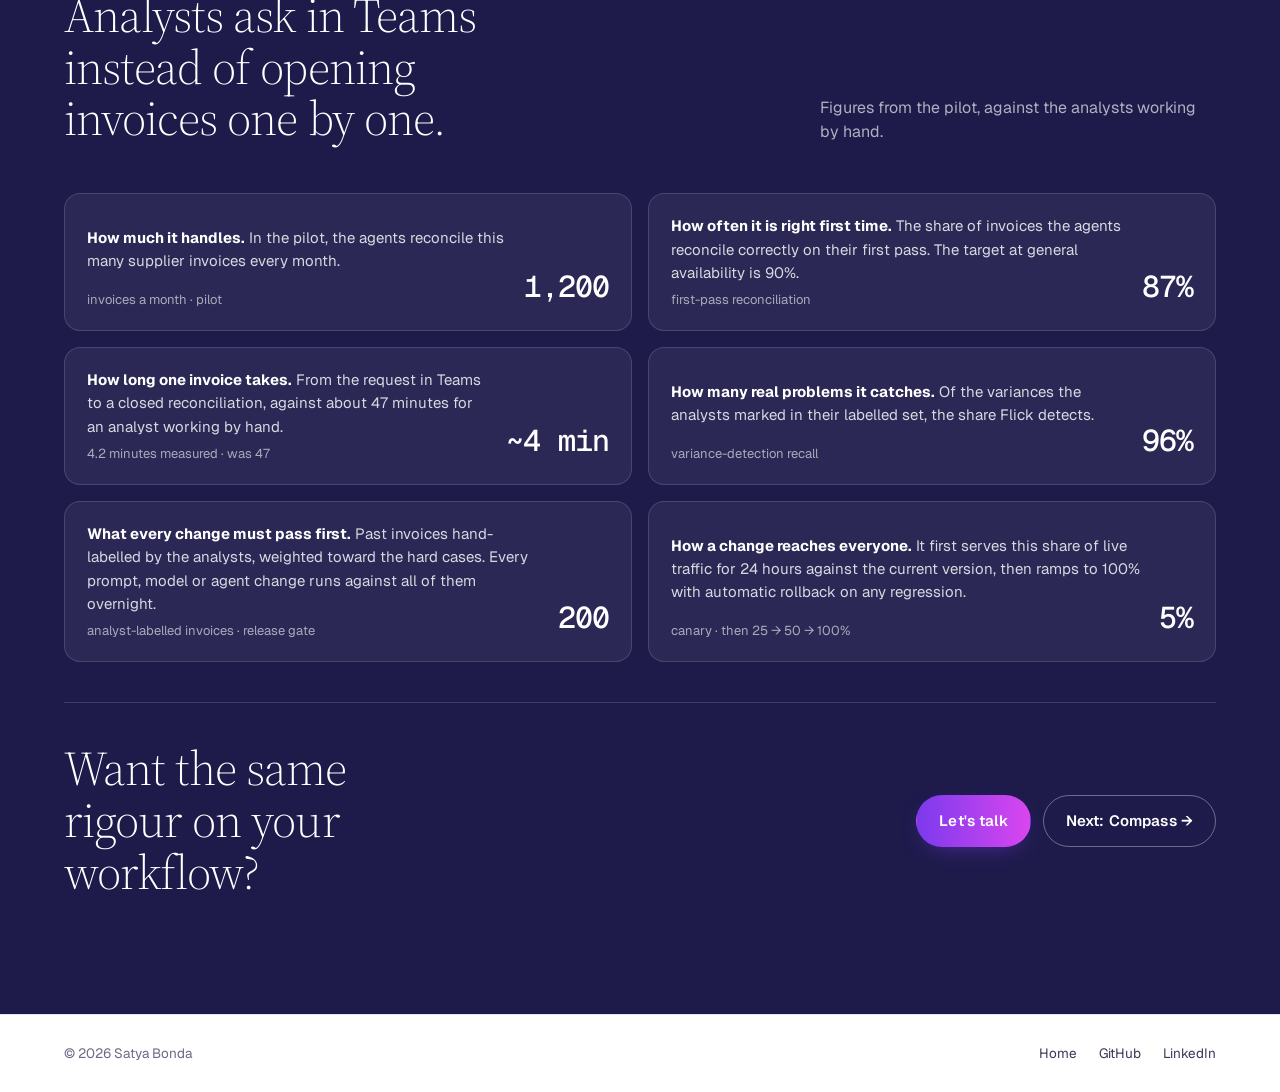
<file: flick.html>
<!doctype html><html lang="en"><head><meta charset="utf-8"><meta name="viewport" content="width=device-width, initial-scale=1">
<title>Flick — supplier invoice reconciliation by agents · Case study · Satya Bonda</title>
<meta name="description" content="Finance analysts at a pest-control multinational proved every supplier invoice line by hand. Flick lets them ask in Teams: specialist agents gather the evidence, a second model challenges it, and people decide anything hard to undo.">
<link rel="icon" href="assets/favicon.svg" type="image/svg+xml">
<link rel="preconnect" href="https://fonts.googleapis.com"><link rel="preconnect" href="https://fonts.gstatic.com" crossorigin>
<link href="https://fonts.googleapis.com/css2?family=Geist:wght@400;500;600&family=Geist+Mono:wght@400;500&family=Source+Serif+4:ital,wght@0,300;0,400;1,300&display=swap" rel="stylesheet">
<link rel="stylesheet" href="styles.css?v=202610241200"><script>(function(){var v=new URLSearchParams(location.search).get('view');try{v=v||localStorage.getItem('sb-view')}catch(e){}document.documentElement.dataset.view=v==='tech'?'tech':'biz'})()</script></head>
<body>
<nav class="nav"><div class="wrap"><a class="brand" href="index.html"><b>Satya Bonda</b><small>← all work</small></a><div class="links"><a href="auditor.html">Auditor</a><a href="flick.html">Flick</a><a href="compass.html">Compass</a><a href="quote-intelligence.html">Quote Intelligence</a><a href="dragonfruit.html">Dragonfruit</a><a href="index.html#contact">Contact</a></div><div class="actions"><a class="btn btn-outline" href="assets/Satya_Bonda_Principal_AI_Engineer_Resume.pdf" target="_blank" rel="noopener">Résumé PDF</a><a class="btn btn-primary" href="mailto:bonda.career@gmail.com">Let's talk</a></div><button class="menu-btn" aria-label="Menu"><span></span><span></span><span></span></button></div></nav>

<header class="hero cs-hero"><div class="wrap" style="display:block">
  <span class="label">Case study · client delivery for a pest-control multinational · Apr – May 2026 · in pilot</span>
  <h1>Flick: supplier invoices reconciled by agents, decided by people</h1>
  <p class="lead">Finance analysts were proving every line of every supplier invoice by hand, against contracts, purchase orders and meter data. Flick lets them ask in Teams instead. Specialist agents gather the evidence, a second AI model challenges the result, and anything that moves money in a way that is hard to undo waits for a named person.</p>
  <div class="facts"><div><b>My role</b><p>Principal AI Engineer, forward-deployed. Architecture, agents, MCP servers, evaluation harness and production hardening, inside the client's Azure tenant.</p></div><div class="tech-only"><b>Stack</b><p>Python 3.12 · LangGraph · Claude Opus (primary) · Azure OpenAI (fallback) · MCP · Copilot Studio · Azure Container Apps · AI Search · Azure SQL · Bicep · OpenTelemetry</p></div><div><b>Who approves what</b><p>Built for the sponsor, the architect and finance operations, with three tiers of approval. Nothing posts automatically above NZD 25,000 a line; disputes need an analyst, reversals need a manager.</p></div></div>
</div></header>
<section class="light x-sec"><div class="wrap"><div class="sec-head reveal"><div><span class="label">Watch first · about a minute</span><h2>One supplier invoice, from the Teams chat to a decision.</h2></div><p class="side">Plain-English captions, no sound needed. Switch to <b>For tech</b> for the architecture, guardrails and evaluation detail.</p></div><div class="reveal"><figure class="explainer"><video muted loop playsinline preload="none" poster="assets/explainers/flick.jpg?v=202610241200" aria-label="Animated explainer with captions: how Flick works, in plain English"><source data-src="assets/explainers/flick.webm?v=202610241200" type="video/webm"><source data-src="assets/explainers/flick.mp4?v=202610241200" type="video/mp4"></video><figcaption><span>▶ Explainer · about a minute · captions on screen</span><button class="x-full" type="button">Full screen</button><a href="assets/explainers/flick.gif" download>GIF</a></figcaption></figure></div><div class="x-note"><div class="view-toggle" role="group" aria-label="Level of detail"><button type="button" data-view="biz" aria-pressed="true">For business</button><button type="button" data-view="tech" aria-pressed="false">For tech</button></div><span>Business view shows the story and results; tech view adds every engineering section.</span></div></div></section>


<section class="light"><div class="wrap">
  <div class="sec-head reveal"><div><span class="label">The analyst's problem</span><h2>Every invoice line is a claim someone has to prove.</h2></div></div>
  <div class="minute reveal">
    <div class="say">
      <p>A consumption invoice says: you used this much, at this rate, under this clause, in this billing window. To close one line, an analyst checks the reading against a meter, the rate against the latest contract amendment, the dates against the billing calendar and the total against a purchase order.</p>
      <p>By hand, one invoice takes 30 to 90 minutes. The mistakes are quiet and expensive: paying money the business does not owe, or damaging a supplier relationship with a dispute that turns out to be wrong. And every analyst re-learns the same patterns, because the knowledge sits in inboxes rather than in a system.</p>
    </div>
    <ul class="keys">
      <li><b>What goes wrong</b>Tariff amendments not carried into billing · meter reads missing from the market feed · misapplied network charges · the same charge billed in two cycles.</li>
      <li><b>What the business needed</b>Every decision recorded with the evidence behind it, the variance tolerated and the outcome, so patterns and supplier trends roll up instead of disappearing.</li>
      <li><b>What could not change</b>People keep the decisions that are hard to undo: disputes, reversals and anything above the approval threshold.</li>
    </ul>
  </div>
</div></section>

<section class="light-2 tech-only"><div class="wrap">
  <div class="sec-head reveal"><div><span class="label">How it works</span><h2>One invoice, from the Teams chat to the ledger.</h2></div><p class="side">In plain English: a manager agent hands the invoice to specialists with one job each. They read the evidence through tightly scoped connections to the systems of record, a second model argues with the result, and the invoice takes one of three routes.</p></div>
  <!--flow:flick--><div class="flow reveal" data-intro="One invoice, start to finish" data-intro-text="It plays on its own when it scrolls into view. Or press Play, or Step through at your own pace."><div class="flow-head"><b>Follow one invoice from the Teams chat to the ledger</b><div class="flow-ctl"><button data-act="play">▶ Play</button><button data-act="step">Step →</button><button data-act="reset">Reset</button><span data-count>0 / 11</span></div></div><div class="flow-stage"><svg viewBox="0 0 960 456" xmlns="http://www.w3.org/2000/svg" role="img"><defs><marker id="fa" viewBox="0 0 10 10" refX="9" refY="5" markerWidth="7" markerHeight="7" orient="auto-start-reverse"><path d="M0 0L10 5L0 10z" class="fa"/></marker></defs><line class="lane" x1="8" y1="22" x2="952" y2="22"/><text class="lane-t" x="12" y="16">front door</text><line class="lane" x1="8" y1="112" x2="952" y2="112"/><text class="lane-t" x="12" y="106">orchestration</text><line class="lane" x1="8" y1="202" x2="952" y2="202"/><text class="lane-t" x="12" y="196">specialist agents</text><line class="lane" x1="8" y1="292" x2="952" y2="292"/><text class="lane-t" x="12" y="286">mcp tool layer</text><line class="lane" x1="8" y1="382" x2="952" y2="382"/><text class="lane-t" x="12" y="376">three routes</text><path class="fe" data-e="teams-mgr" d="M105.0 80 C105.0 102.0 500.0 102.0 500.0 124" marker-end="url(#fa)"/><path class="fe" data-e="queue-mgr" d="M295.0 80 C295.0 102.0 500.0 102.0 500.0 124" marker-end="url(#fa)"/><path class="fe" data-e="mgr-parser" d="M500.0 170 C500.0 192.0 85.0 192.0 85.0 214" marker-end="url(#fa)"/><path class="fe" data-e="mgr-matcher" d="M500.0 170 C500.0 192.0 230.0 192.0 230.0 214" marker-end="url(#fa)"/><path class="fe" data-e="mgr-anom" d="M500.0 170 C500.0 192.0 375.0 192.0 375.0 214" marker-end="url(#fa)"/><path class="fe" data-e="mgr-recon" d="M500.0 170 C500.0 192.0 520.0 192.0 520.0 214" marker-end="url(#fa)"/><path class="fe" data-e="mgr-rep" d="M500.0 170 C500.0 192.0 665.0 192.0 665.0 214" marker-end="url(#fa)"/><path class="fe" data-e="mgr-critic" d="M500.0 170 C500.0 192.0 820.0 192.0 820.0 214" marker-end="url(#fa)"/><path class="fe" data-e="matcher-c_mcp" d="M230.0 260 C230.0 282.0 80.0 282.0 80.0 304" marker-end="url(#fa)"/><path class="fe" data-e="matcher-p_mcp" d="M230.0 260 C230.0 282.0 210.0 282.0 210.0 304" marker-end="url(#fa)"/><path class="fe" data-e="anom-m_mcp" d="M375.0 260 C375.0 282.0 340.0 282.0 340.0 304" marker-end="url(#fa)"/><path class="fe" data-e="recon-l_mcp" d="M520.0 260 C520.0 282.0 470.0 282.0 470.0 304" marker-end="url(#fa)"/><path class="fe" data-e="critic-green" d="M820.0 260 C820.0 327.0 325.0 327.0 325.0 394" marker-end="url(#fa)"/><path class="fe" data-e="critic-amber" d="M820.0 260 C820.0 327.0 540.0 327.0 540.0 394" marker-end="url(#fa)"/><path class="fe" data-e="critic-red" d="M820.0 260 C820.0 327.0 775.0 327.0 775.0 394" marker-end="url(#fa)"/><path class="fe" data-e="red-d_mcp" d="M775.0 394 C775.0 369.0 600.0 369.0 600.0 344" marker-end="url(#fa)"/><g class="fn k-agent" data-n="teams"><rect x="20" y="34" width="170" height="46" rx="10"/><text x="105.0" y="54.0" text-anchor="middle">Teams chat</text><text class="sub" x="105.0" y="70.0" text-anchor="middle">Copilot Studio · Teams</text></g><g class="fn k-agent" data-n="queue"><rect x="210" y="34" width="170" height="46" rx="10"/><text x="295.0" y="54.0" text-anchor="middle">Ingestion queue</text><text class="sub" x="295.0" y="70.0" text-anchor="middle">email · API · folder</text></g><g class="fn k-agent" data-n="mgr"><rect x="380" y="124" width="240" height="46" rx="10"/><text x="500.0" y="144.0" text-anchor="middle">Manager agent</text><text class="sub" x="500.0" y="160.0" text-anchor="middle">plan → dispatch → aggregate</text></g><g class="fn k-agent" data-n="parser"><rect x="20" y="214" width="130" height="46" rx="10"/><text x="85.0" y="234.0" text-anchor="middle">Parser</text><text class="sub" x="85.0" y="250.0" text-anchor="middle">reads every line</text></g><g class="fn k-agent" data-n="matcher"><rect x="165" y="214" width="130" height="46" rx="10"/><text x="230.0" y="234.0" text-anchor="middle">Matcher</text><text class="sub" x="230.0" y="250.0" text-anchor="middle">finds the evidence</text></g><g class="fn k-agent" data-n="anom"><rect x="310" y="214" width="130" height="46" rx="10"/><text x="375.0" y="234.0" text-anchor="middle">Anomaly</text><text class="sub" x="375.0" y="250.0" text-anchor="middle">flags variances</text></g><g class="fn k-agent" data-n="recon"><rect x="455" y="214" width="130" height="46" rx="10"/><text x="520.0" y="234.0" text-anchor="middle">Reconciler</text><text class="sub" x="520.0" y="250.0" text-anchor="middle">variance + tier</text></g><g class="fn k-agent" data-n="rep"><rect x="600" y="214" width="130" height="46" rx="10"/><text x="665.0" y="234.0" text-anchor="middle">Reporter</text><text class="sub" x="665.0" y="250.0" text-anchor="middle">cited summary</text></g><g class="fn k-gate" data-n="critic"><rect x="745" y="214" width="150" height="46" rx="10"/><text x="820.0" y="234.0" text-anchor="middle">Critic</text><text class="sub" x="820.0" y="250.0" text-anchor="middle">second LLM vendor</text></g><g class="fn k-store" data-n="c_mcp"><rect x="20" y="304" width="120" height="40" rx="10"/><text x="80.0" y="329.0" text-anchor="middle">contracts-mcp</text></g><g class="fn k-store" data-n="p_mcp"><rect x="150" y="304" width="120" height="40" rx="10"/><text x="210.0" y="329.0" text-anchor="middle">purchase-mcp</text></g><g class="fn k-store" data-n="m_mcp"><rect x="280" y="304" width="120" height="40" rx="10"/><text x="340.0" y="329.0" text-anchor="middle">meter-mcp</text></g><g class="fn k-store" data-n="l_mcp"><rect x="410" y="304" width="120" height="40" rx="10"/><text x="470.0" y="329.0" text-anchor="middle">ledger-mcp</text></g><g class="fn k-store" data-n="d_mcp"><rect x="540" y="304" width="120" height="40" rx="10"/><text x="600.0" y="329.0" text-anchor="middle">dispute-mcp</text></g><g class="fn k-out" data-n="green"><rect x="230" y="394" width="190" height="46" rx="10"/><text x="325.0" y="414.0" text-anchor="middle">Green · auto-post</text><text class="sub" x="325.0" y="430.0" text-anchor="middle">below threshold · idempotent</text></g><g class="fn k-amber" data-n="amber"><rect x="440" y="394" width="200" height="46" rx="10"/><text x="540.0" y="414.0" text-anchor="middle">Amber · analyst queue</text><text class="sub" x="540.0" y="430.0" text-anchor="middle">evidence attached</text></g><g class="fn k-gate" data-n="red"><rect x="660" y="394" width="230" height="46" rx="10"/><text x="775.0" y="414.0" text-anchor="middle">Red · dispute draft</text><text class="sub" x="775.0" y="430.0" text-anchor="middle">held for human release</text></g></svg></div><div class="flow-cap"><i data-idx>—</i><div><b data-title></b><p data-text></p></div></div><div class="flow-dots"></div><script type="application/json" class="flow-data">[{"t": "One invoice arrives", "x": "An analyst types “reconcile this invoice” into the Teams bot, or the supplier’s invoice lands in the ingestion queue by email, API or a watched folder. Either way, the same run starts.", "n": ["teams", "queue"]}, {"t": "The Manager makes a plan", "x": "A LangGraph state machine decides which agents run and in what order, saves progress after every stage so a failure resumes instead of restarting, and holds the token budget for this run.", "n": ["mgr"], "e": ["teams-mgr", "queue-mgr"]}, {"t": "Read every line", "x": "The Parser turns the PDF, CSV or EDI file into typed line items and remembers exactly where on the page each value came from.", "n": ["parser"], "e": ["mgr-parser"]}, {"t": "Find the evidence for each line", "x": "The Matcher looks up the contract clause and the purchase order behind each line, through their own MCP servers. When more than one could fit, it passes on a ranked list instead of guessing.", "n": ["matcher", "c_mcp", "p_mcp"], "e": ["mgr-matcher", "matcher-c_mcp", "matcher-p_mcp"]}, {"t": "Look for what is wrong", "x": "Typed checks run on every line: a rate the latest contract amendment changed, a meter read that is missing, a charge billed twice, a date outside the billing window. Meter data comes through meter-mcp.", "n": ["anom", "m_mcp"], "e": ["mgr-anom", "anom-m_mcp"]}, {"t": "Work out the difference", "x": "The Reconciler computes the money difference per line in plain code and gives the reconciliation a confidence tier: green, amber or red, calibrated on six months of past outcomes read through ledger-mcp.", "n": ["recon", "l_mcp"], "e": ["mgr-recon", "recon-l_mcp"]}, {"t": "A second model argues with the first", "x": "The Critic runs on a different LLM vendor and starts from disagreement. Is every claim backed by a source retrieved in this run? Is the tier too generous? If not, the invoice cannot go green.", "n": ["critic"], "e": ["mgr-critic"]}, {"t": "Write it up for a person", "x": "The Reporter writes the variance table, a plain-English summary, the citations and a recommended action, delivered as a Teams card.", "n": ["rep"], "e": ["mgr-rep"]}, {"t": "Route 1 · green: it posts itself", "x": "If the invoice checks out and sits below the approval threshold, it posts to the ledger. The write carries a key from the run, so a retry or a double click can never post it twice.", "n": ["green"], "e": ["critic-green"]}, {"t": "Route 2 · amber: an analyst decides", "x": "If something needs judgement, the invoice waits in the analyst queue with its evidence attached. The analyst reads a variance table and citations, not a chat transcript.", "n": ["amber"], "e": ["critic-amber"]}, {"t": "Route 3 · red: a person releases the dispute", "x": "If the supplier appears to have over-billed, a dispute is drafted through dispute-mcp and held. Nothing leaves until a named person releases it; reversing a posting needs a manager.", "n": ["red", "d_mcp"], "e": ["critic-red", "red-d_mcp"]}]</script></div><!--/flow:flick-->
</div></section>

<section class="light"><div class="wrap">
  <div class="sec-head reveal"><div><span class="label">The three routes</span><h2>The harder a step is to undo, the more a person decides.</h2></div><p class="side">Review is placed by blast radius, not by habit. Routine approvals take seconds because reviewers see a variance table and citations, not a transcript.</p></div>
  <div class="tbl-wrap reveal"><table class="tbl">
    <thead><tr><th>Route</th><th>When</th><th>What happens</th><th>Who decides</th></tr></thead>
    <tbody>
      <tr><td><span class="chip g">Green</span></td><td>The evidence lines up and the amount is below the approval threshold</td><td>Posts to the ledger automatically. The write carries a key from the run, so a retry or a double click cannot post twice</td><td>The system, inside limits finance set; it is low-value and reversible</td></tr>
      <tr><td><span class="chip a">Amber</span></td><td>Something needs judgement: a variance, an ambiguous match, an unfamiliar invoice format</td><td>Waits in the analyst queue with the variance table and citations attached</td><td>An analyst</td></tr>
      <tr><td><span class="chip r">Red</span></td><td>The supplier appears to have billed wrongly</td><td>A dispute is drafted and held; nothing is sent</td><td>A named person releases it. Reversing a ledger posting needs a manager</td></tr>
    </tbody></table></div>
</div></section>

<section class="light-2"><div class="wrap">
  <div class="sec-head reveal"><div><span class="label">The controls</span><h2>What keeps it honest with money on the line.</h2></div><p class="side">Each control is named after the failure it prevents, and each was walked before the pilot took live traffic.</p></div>
  <div class="gg">
    <div class="g reveal"><i>No source, no claim</i><b>The citation contract</b><p>No agent may state anything it cannot support with a source retrieved in this run, and no agent may edit another agent's citations.</p></div>
    <div class="g reveal"><i>A second opinion</i><b>A critic on another vendor</b><p>The Critic runs on a different LLM vendor and starts from disagreement: unsupported claims, weak citations, a tier that is too generous.</p></div>
    <div class="g reveal"><i>Least privilege</i><b>Each agent sees only what its job needs</b><p>The Parser reaches no system at all; the Matcher sees contracts and purchase orders; each MCP server has its own narrow service account.</p></div>
    <div class="g reveal"><i>No double posting</i><b>Writes that cannot repeat</b><p>Every write carries an idempotency key from the run, and is versioned and reversible. A re-run or a double click is a no-op.</p></div>
    <div class="g reveal"><i>Untrusted text stays data</i><b>Invoices cannot give orders</b><p>Content Safety screens every prompt and response, personal data is redacted on the way in, and invoice text is tagged as data, never as instruction.</p></div>
    <div class="g reveal"><i>Changes earn production</i><b>Tested before anyone sees them</b><p>Every prompt, model or agent change is replayed overnight against past invoices the analysts labelled, then tried on a small slice of live traffic with automatic rollback.</p></div>
  </div>
</div></section>

<section class="light tech-only"><div class="wrap">
  <div class="sec-head reveal"><div><span class="label">Under the hood · architecture</span><h2>Six layers, one typed contract between each.</h2></div><p class="side">For the engineers in the room. Each layer is replaceable in isolation: the Copilot front door can become a REST client, agents can move to a different LLM, MCP servers can be re-implemented against another system of record.</p></div>
  <div class="stack-l reveal" style="margin-top:24px">
    <div class="lrow"><b class="v">Front door</b><div class="chips"><span>Copilot Studio bot · Teams · web · REST</span><span>Ingestion queue · email · API · watched folder</span><span>Analyst approval queue · cards · SLA timers</span></div></div><div class="arrow-l">↓</div>
    <div class="lrow"><b>Orchestration</b><div class="chips"><span>Manager Agent · state machine · plan → dispatch → aggregate → emit · durable checkpoint</span></div></div><div class="arrow-l">↓</div>
    <div class="lrow"><b>Domain agents</b><div class="chips"><span>Parser</span><span>Matcher</span><span>Anomaly</span><span>Reconciler</span><span>Reporter</span><span>Critic</span></div></div><div class="arrow-l">↓</div>
    <div class="lrow"><b class="a">MCP tool layer</b><div class="chips"><span>contracts-mcp</span><span>purchase-mcp</span><span>meter-mcp</span><span>ledger-mcp</span><span>dispute-mcp</span></div></div><div class="arrow-l">↓</div>
    <div class="lrow"><b class="g">Data · knowledge</b><div class="chips"><span>Azure SQL</span><span>AI Search (vector + hybrid)</span><span>Blob (immutable)</span><span>Metrics DB</span></div></div><div class="arrow-l">↓</div>
    <div class="lrow"><b class="g">Foundation</b><div class="chips"><span>Claude Opus (primary) · Azure OpenAI (fallback) · Entra ID · Key Vault · Content Safety · App Insights · Purview</span></div></div>
  </div>
</div></section>

<section class="light-2 tech-only"><div class="wrap">
  <div class="sec-head reveal"><div><span class="label">Under the hood · MCP integration</span><h2>Systems of record behind a stable, typed boundary.</h2></div><p class="side">Each enterprise system is fronted by one MCP server with a small typed surface, four to eight tools, mapped to that system's bounded context. The model sees a stable schema; the server owns the source system's quirks.</p></div>
  <div class="grid3">
    <div class="panel reveal"><h3>Scoped, not sprawling</h3><p>Each agent sees only the servers its job needs: Parser sees none, Matcher sees contracts and purchase, Reconciler sees meter and ledger. Tool surfaces are audited for capability bloat before every release, because every unused tool is routing noise, attack surface and tokens.</p></div>
    <div class="panel reveal"><h3>Idempotent and versioned</h3><p>Every write carries an idempotency key derived from the reconciliation run identifier, so a re-drive or a double click is a no-op, never a duplicate. A new tool version is a schema change the model can see; old versions keep serving until every caller has moved.</p></div>
    <div class="panel reveal"><h3>Identity at every endpoint</h3><p>Agents reach servers via Managed Identity; each server holds its own least-privilege service account for the system behind it. Every call carries a correlation ID into Application Insights, so a failure three hops downstream is traced back to its cause.</p></div>
  </div>
</div></section>

<section class="light tech-only"><div class="wrap">
  <div class="sec-head reveal"><div><span class="label">Under the hood · the agents</span><h2>One job each, one clean handoff between.</h2></div><p class="side">The contract: no agent may emit a claim it cannot support with a cited chunk retrieved this run. No agent may edit another agent's citations. Every mutating action is idempotent, versioned and reversible.</p></div>
  <div class="grid3">
    <div class="agent reveal"><span class="k">Manager</span><span class="r">the supervisor</span><span class="io">trigger + invoice → ReconciliationRun</span><p>Plans the agent chain, dispatches each stage, tracks state through a durable checkpoint, owns token budgets per run, per agent, per model.</p></div>
    <div class="agent reveal"><span class="k">Parser</span><span class="r">reads every invoice</span><span class="io">PDF · CSV · EDI → normalised line items</span><p>Preserves page and paragraph anchors for every field; handles supplier quirks; returns per-field confidence. F1 0.94 across 40+ formats.</p></div>
    <div class="agent reveal"><span class="k">Matcher</span><span class="r">correlates lines to evidence</span><span class="io">line + retrieval hits → ranked candidates</span><p>Emits a ranked list, not a hard pick, so downstream tiers can factor in ambiguity. Precision@1 0.91, recall@3 0.98.</p></div>
    <div class="agent reveal"><span class="k">Anomaly Detector</span><span class="r">flags variances</span><span class="io">matched line + evidence → typed variances</span><p>Rules engine plus statistical classifier for tail cases. False-positive rate 3.1% at 95% recall.</p></div>
    <div class="agent reveal"><span class="k">Reconciler</span><span class="r">computes tier and confidence</span><span class="io">matched line + anomalies → tier · action</span><p>Composes match strength, severity and historical calibration into green / amber / red. Brier 0.06, ECE 0.02.</p></div>
    <div class="agent reveal"><span class="k">Reporter</span><span class="r">composes the narrative</span><span class="io">reconciled set → narrative · card · citations</span><p>Every factual claim carries a citation. Teams Adaptive Cards natively; Markdown elsewhere.</p></div>
    <div class="agent critic reveal"><span class="k">Critic</span><span class="r">adversarial gate</span><span class="io">candidate → approve · route to review</span><p>Runs on a different LLM vendor. Looks for unsupported claims, weak citations, tier inflation. True-reject 0.88, false-reject 0.04.</p></div>
  </div>
</div></section>

<section class="light-2 tech-only"><div class="wrap">
  <div class="sec-head reveal"><div><span class="label">Under the hood · evaluation harness</span><h2>Quality is measured, not asserted.</h2></div><p class="side">Every prompt change, model bump and agent revision runs against a golden set before it reaches production traffic.</p></div>
  <div class="two">
    <div class="panel reveal"><h3>The golden dataset</h3><p>Two hundred historical reconciliations hand-labelled by finance analysts across twelve months of production data. Weighted toward the tail: 40% straightforward, 40% amber-tier variances, 20% red-tier disputes. Each item carries ground-truth tier, variance category and a short human rationale.</p><div class="metrics"><div class="metric"><b>200</b><span>labelled cases</span></div><div class="metric"><b>96%</b><span>variance-detection recall</span></div><div class="metric"><b>22%</b><span>human-touch rate · target 15%</span></div></div></div>
    <div class="panel reveal"><h3>How a change reaches production</h3><ul class="funnel">
      <li><div><b>Unit tests</b>Deterministic checks on parsers, coercers, schema repairs, MCP contracts. Blocks the merge on any red.</div></li>
      <li><div><b>Golden-set regression</b>Runs overnight against all 200 items. Alarms when any per-agent metric drops more than 2 points week-on-week.</div></li>
      <li><div><b>Canary slot</b>5% of production traffic for 24 hours, metrics paired against baseline.</div></li>
      <li><div><b>Human review sample</b>A rolling 10% of production runs is human-reviewed; corrections feed the golden set monthly.</div></li>
      <li><div><b>Ramp</b>5% → 25% → 50% → 100% over four hours, automatic rollback on any regression beyond the change budget.</div></li>
    </ul></div>
  </div>
  <div class="tbl-wrap reveal" style="margin-top:24px"><table class="tbl">
    <thead><tr><th>Agent</th><th>What is measured, on the golden set</th><th>Result</th></tr></thead>
    <tbody>
      <tr><td>Parser</td><td>How accurately line items are extracted (F1, where 1.0 is perfect)</td><td class="n">F1 0.94</td></tr>
      <tr><td>Matcher</td><td>How often the top candidate is the right evidence; how often it is in the top three</td><td class="n">P@1 0.91 · R@3 0.98</td></tr>
      <tr><td>Anomaly</td><td>False alarms raised while still catching 95% of real variances</td><td class="n">3.1% false positives</td></tr>
      <tr><td>Reconciler</td><td>Whether stated confidence matches reality (Brier and calibration error; lower is better)</td><td class="n">Brier 0.06 · ECE 0.02</td></tr>
      <tr><td>Reporter</td><td>Rubric scoring across five dimensions for each of the four tiers</td><td class="n">5 × 4 rubric</td></tr>
      <tr><td>Critic</td><td>How often it rejects what should be rejected, and wrongly rejects what is fine</td><td class="n">0.88 · 0.04</td></tr>
    </tbody></table></div>
</div></section>

<section class="light tech-only"><div class="wrap">
  <div class="sec-head reveal"><div><span class="label">Under the hood · production hardening</span><h2>Hardened for the tail, not the demo.</h2></div><p class="side">The unhappy paths decide whether a system is trusted with money. Every control below is named after the failure it prevents, and each one was walked before the pilot took live traffic.</p></div>
  <p class="intro reveal">The platform is run as a production service, not as a model with a chat window. It has latency and error-rate objectives per stage, a health check per agent, and breakers that degrade rather than fail: a tripped MCP server returns a cached read or defers the run, it never stalls the queue. Binary-correctness work, variance arithmetic, tier thresholds and ledger postings, is plain code. Model weights, prompt versions, tool definitions and runtime configuration are pinned per run, so any reconciliation can be replayed exactly.</p>
  <div class="grid4 hard">
    <div class="panel reveal"><h3>Reliability</h3><ul class="checks"><li>Circuit breakers on every external tool call; open breaker → cached read or deferral</li><li>Retries with exponential backoff and shared jitter on 429 / 502 / 503 / 504</li><li>Idempotency keys on every mutating call; a re-drive is a no-op</li><li>Timeouts at every layer, decreasing client → tool; slow tools raise specific errors, not stalls</li><li>Two-provider LLM strategy; fallback on credit exhaustion, quota block or auth revocation, logged per event</li><li>Model version pinned per run; structured error taxonomy on every failure</li></ul></div>
    <div class="panel reveal"><h3>Security &amp; identity</h3><ul class="checks"><li>Managed Identity between every layer; zero long-lived secrets; Key Vault 30-day rotation</li><li>Conditional Access; MFA for mutating actions</li><li>Content Safety on every prompt and response: jailbreaks, injection in invoice text, PII exfiltration</li><li>PII redaction at ingress: names, phones, tax identifiers scrubbed before embedding</li><li>Least-privilege MCP tokens; each server its own service account</li><li>Prompt-injection defence: untrusted text enters tagged as data, never as instruction</li></ul></div>
    <div class="panel reveal"><h3>Cost &amp; governance</h3><ul class="checks"><li>Per-user daily cost caps</li><li>Per-run budget accounting: input, output, cache reads and writes, per agent and model; the Manager halts a run that exceeds its budget</li><li>Prompt versioning in an immutable store; rollback is one commit</li><li>Approval gates above threshold; no action executes without the gate</li><li>Data residency: at rest and in transit, the customer's home region</li><li>Retention: 7 years financial, 90 days run bundles; GDPR erasure path</li></ul></div>
    <div class="panel reveal"><h3>Deployment &amp; DR</h3><ul class="checks"><li>Bicep infrastructure as code; dev → prod parity</li><li>Blue/green slots; ramp over 30 minutes with auto-rollback on error-rate regression</li><li>Cross-region replication; MCP servers active-active</li><li>RTO 4 h · RPO 15 min; failover exercised quarterly</li><li>Nightly restore tests against a scratch environment</li><li>Network egress restricted; container-based execution</li></ul></div>
  </div>
</div></section>

<section class="light-2 tech-only"><div class="wrap">
  <div class="sec-head reveal"><div><span class="label">Under the hood · governance &amp; guardrails</span><h2>Four layers of guardrail, sized to the blast radius of a mistake.</h2></div><p class="side">A reconciliation that posts to a ledger can move real money. So the input is filtered, the prompt is constrained, the output is validated and the tools are limited in code, and the heaviest control sits where the action is hardest to undo.</p></div>
  <div class="stack-l reveal">
    <div class="lrow"><b class="v">Input guardrails</b><div class="chips"><span>Entra identity on every request</span><span>Content Safety on every prompt</span><span>PII redaction at ingress</span><span>Invoice text tagged as untrusted data</span><span>Parser keeps a source span per field across 40+ supplier formats</span></div></div><div class="arrow-l">↓</div>
    <div class="lrow"><b>System-prompt constraints</b><div class="chips"><span>No claim without a chunk retrieved this run</span><span>No agent edits another agent's citations</span><span>Ranked candidates, not hard picks, when ambiguous</span><span>Amber and red are valid outcomes</span></div></div><div class="arrow-l">↓</div>
    <div class="lrow"><b class="a">Output guardrails</b><div class="chips"><span>Typed state between every agent</span><span>Critic on a second LLM vendor, default position: disagreement</span><span>Confidence tier calibrated on six months of history (Brier 0.06, ECE 0.02)</span><span>Every factual claim in the report carries a citation</span></div></div><div class="arrow-l">↓</div>
    <div class="lrow"><b class="g">Programmatic controls</b><div class="chips"><span>Least-privilege MCP tokens per server</span><span>Idempotent, versioned, reversible writes</span><span>No auto-post above NZD 25,000 a line</span><span>No dispute release without analyst sign-off</span><span>No ledger reversal without manager approval</span><span>Per-run budget halts</span></div></div>
  </div>
  <div class="grid3" style="margin-top:24px">
    <div class="panel reveal"><h3>Humans where it is irreversible</h3><p>Review is an architectural decision, not a checkbox. Green-tier OpEx posts automatically because it is reversible and low-value. Amber waits in an analyst queue with the evidence attached. Red, disputes and reversals need a named person's approval in a Teams card. Reviewers see the variance table and citations, not a transcript, so routine approvals take seconds and real decisions get attention.</p></div>
    <div class="panel reveal"><h3>Failure modes, designed for</h3><ul class="checks"><li><b>Hallucination</b> — the citation contract plus the Critic; true-reject 0.88</li><li><b>Prompt injection</b> via invoice text — Content Safety and data tagging; the parser never executes instructions</li><li><b>Out-of-distribution input</b> — unfamiliar formats fall to amber, not to a guess; false-positive rate 3.1% at 95% recall</li><li><b>Over-reliance</b> — a rolling 10% of production runs is human-reviewed and corrections feed the golden set monthly</li></ul></div>
    <div class="panel reveal"><h3>Compliance and transparency</h3><ul class="checks"><li>Data stays in the customer's region at rest and in transit</li><li>Financial records retained 7 years; run bundles 90 days; GDPR erasure path</li><li>Purview for lineage, PII discovery and audit export</li><li>Every decision is a datum: evidence used, variance tolerated, outcome recorded</li><li>Per-supplier dispute-rate trends are reported, so uneven outcomes are visible rather than buried in inboxes</li></ul></div>
  </div>
  <div class="fm reveal" style="margin-top:24px">
    <div class="hd">Failure mode</div><div class="hd">Control</div><div class="hd">Evidence</div>
    <div class="k">MCP server down mid-run</div><div>Breaker opens; cached read or deferral; run resumes from durable checkpoint</div><div class="e">no duplicate postings in pilot</div>
    <div class="k">Primary LLM provider blocked</div><div>Automatic fallback to Azure OpenAI; Critic degrades to single-vendor mode, logged</div><div class="e">each fallback logged per event</div>
    <div class="k">Analyst double-clicks Approve</div><div>Idempotency key from the run identifier; second click is a no-op</div><div class="e">idempotent on every path</div>
    <div class="k">Tariff drift the rules miss</div><div>Statistical classifier for tail cases; amber tier; human review sample</div><div class="e">96% variance-detection recall</div>
    <div class="k">Prompt or model regression</div><div>Golden-set regression overnight; 5% canary; ramp with auto-rollback beyond change budget</div><div class="e">2-point per-agent alarm</div>
  </div>
</div></section>

<section class="light tech-only"><div class="wrap">
  <div class="sec-head reveal"><div><span class="label">Where it stands</span><h2>Programme 75% delivered. The audit-blocking spine is complete.</h2></div><p class="side">Remaining: meter-market certification, CapEx ledger routing, supplier-portal handoff, reporter polish, a DR drill and a third-party penetration review.</p></div>
  <div class="grid4 reveal">
    <div class="tile"><span>Parser · Matcher · Reconciler · Critic</span><span class="st done">Done</span></div>
    <div class="tile"><span>Copilot front door · evaluation harness · observability</span><span class="st done">Done</span></div>
    <div class="tile"><span>Anomaly Detector ML classifier</span><span class="st build">80% · build</span></div>
    <div class="tile"><span>Reporter · Adaptive Cards</span><span class="st build">60% · build</span></div>
    <div class="tile"><span>meter-mcp market feed</span><span class="st build">70% · build</span></div>
    <div class="tile"><span>ledger-mcp CapEx routing</span><span class="st build">40% · build</span></div>
    <div class="tile"><span>dispute-mcp supplier handoff</span><span class="st build">50% · build</span></div>
    <div class="tile"><span>DR drill · load test · pen review</span><span class="st plan">Planned</span></div>
  </div>
</div></section>

<section class="dark"><div class="wrap">
  <div class="sec-head reveal"><div><span class="label">What changed</span><h2>Analysts ask in Teams instead of opening invoices one by one.</h2></div><p class="side">Figures from the pilot, against the analysts working by hand.</p></div>
  <div class="changed">
    <div class="c reveal"><p><b>How much it handles.</b> In the pilot, the agents reconcile this many supplier invoices every month.</p><div class="v">1,200</div><small>invoices a month · pilot</small></div>
    <div class="c reveal"><p><b>How often it is right first time.</b> The share of invoices the agents reconcile correctly on their first pass. The target at general availability is 90%.</p><div class="v">87%</div><small>first-pass reconciliation</small></div>
    <div class="c reveal"><p><b>How long one invoice takes.</b> From the request in Teams to a closed reconciliation, against about 47 minutes for an analyst working by hand.</p><div class="v">~4 min</div><small>4.2 minutes measured · was 47</small></div>
    <div class="c reveal"><p><b>How many real problems it catches.</b> Of the variances the analysts marked in their labelled set, the share Flick detects.</p><div class="v">96%</div><small>variance-detection recall</small></div>
    <div class="c reveal"><p><b>What every change must pass first.</b> Past invoices hand-labelled by the analysts, weighted toward the hard cases. Every prompt, model or agent change runs against all of them overnight.</p><div class="v">200</div><small>analyst-labelled invoices · release gate</small></div>
    <div class="c reveal"><p><b>How a change reaches everyone.</b> It first serves this share of live traffic for 24 hours against the current version, then ramps to 100% with automatic rollback on any regression.</p><div class="v">5%</div><small>canary · then 25 → 50 → 100%</small></div>
  </div>
  <div class="cta-row reveal"><h2>Want the same rigour on your workflow?</h2><div class="ctas" style="margin:0"><a class="btn btn-primary" href="mailto:bonda.career@gmail.com">Let's talk</a><a class="btn btn-outline" href="compass.html">Next: Compass →</a></div></div>
</div></section>
<footer><div class="wrap"><span>© 2026 Satya Bonda</span><span><a href="index.html">Home</a><a href="https://github.com/git-bonda108" target="_blank" rel="noopener">GitHub</a><a href="https://www.linkedin.com/in/bondagenai/" target="_blank" rel="noopener">LinkedIn</a></span></div></footer>
<div class="view-toggle view-dock" role="group" aria-label="Level of detail"><button type="button" data-view="biz" aria-pressed="true">For business</button><button type="button" data-view="tech" aria-pressed="false">For tech</button></div>
<script src="script.js?v=202610241200"></script></body></html>
</file>
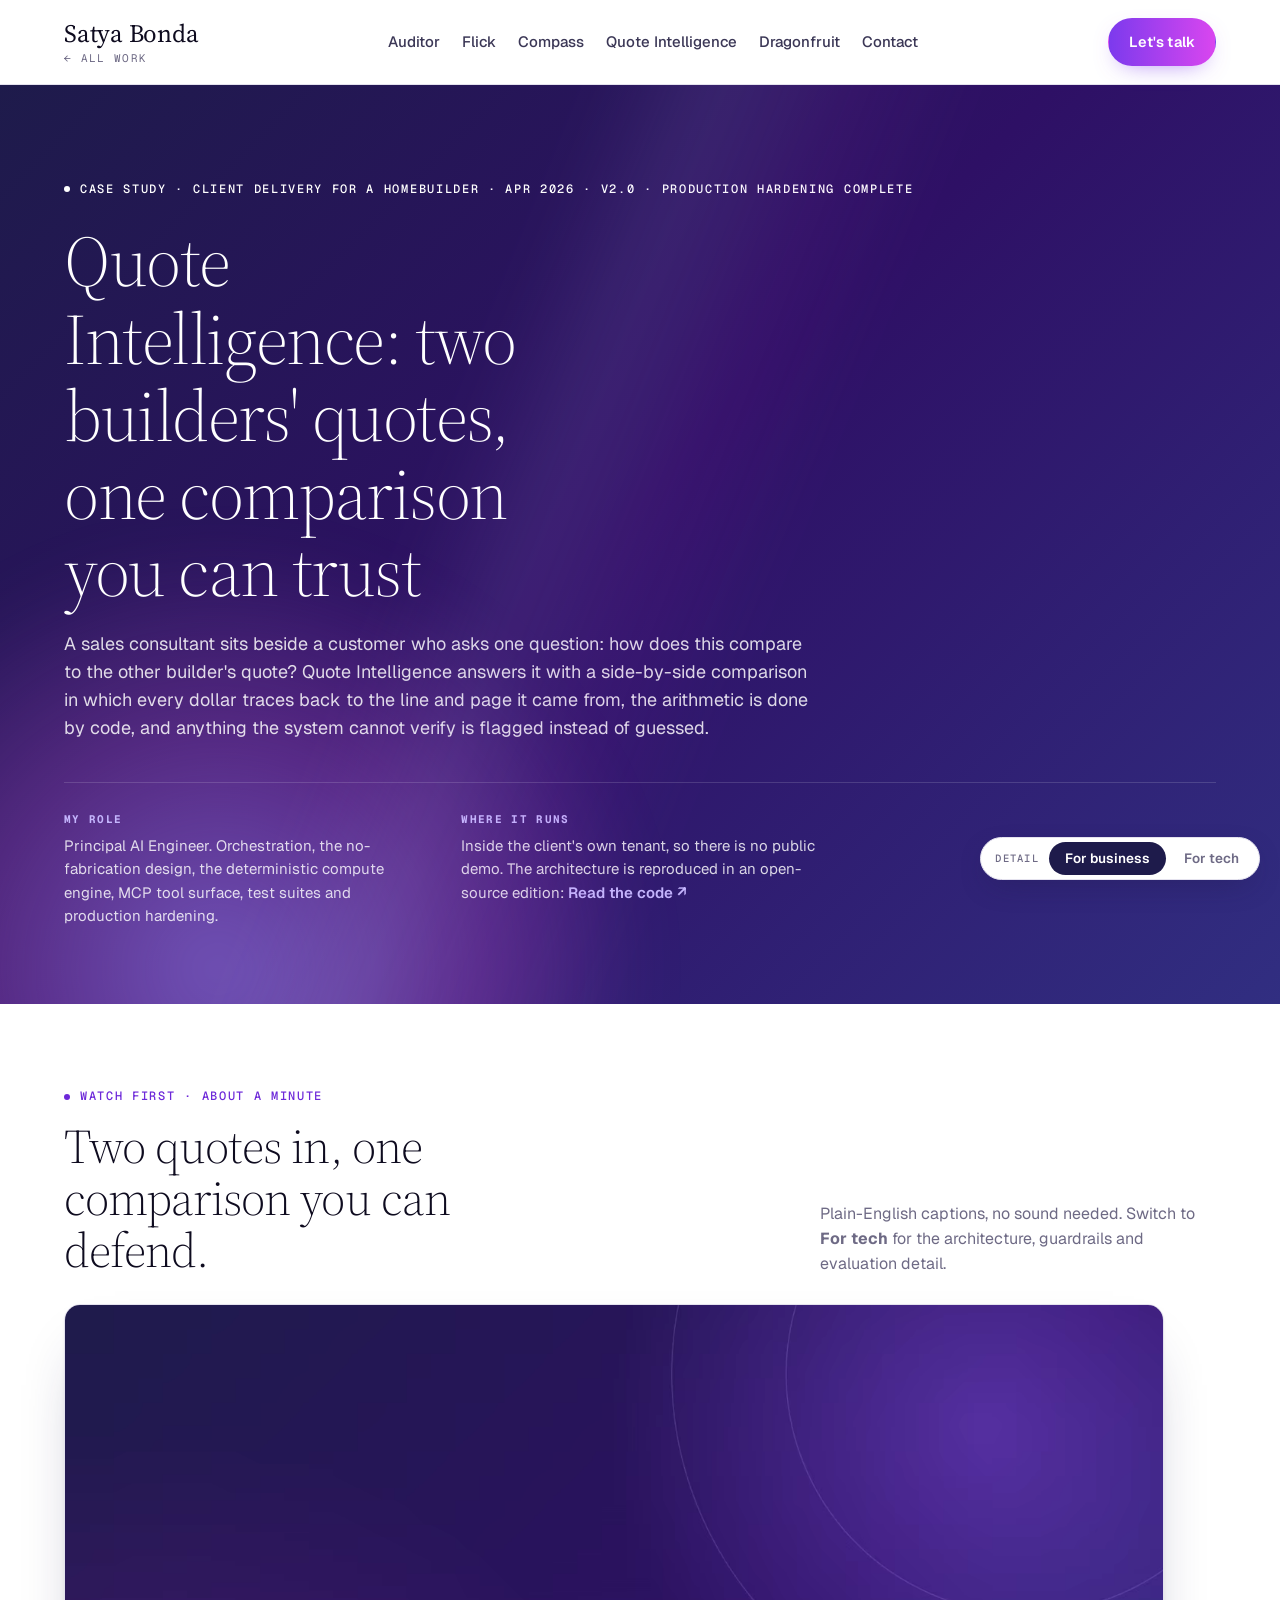
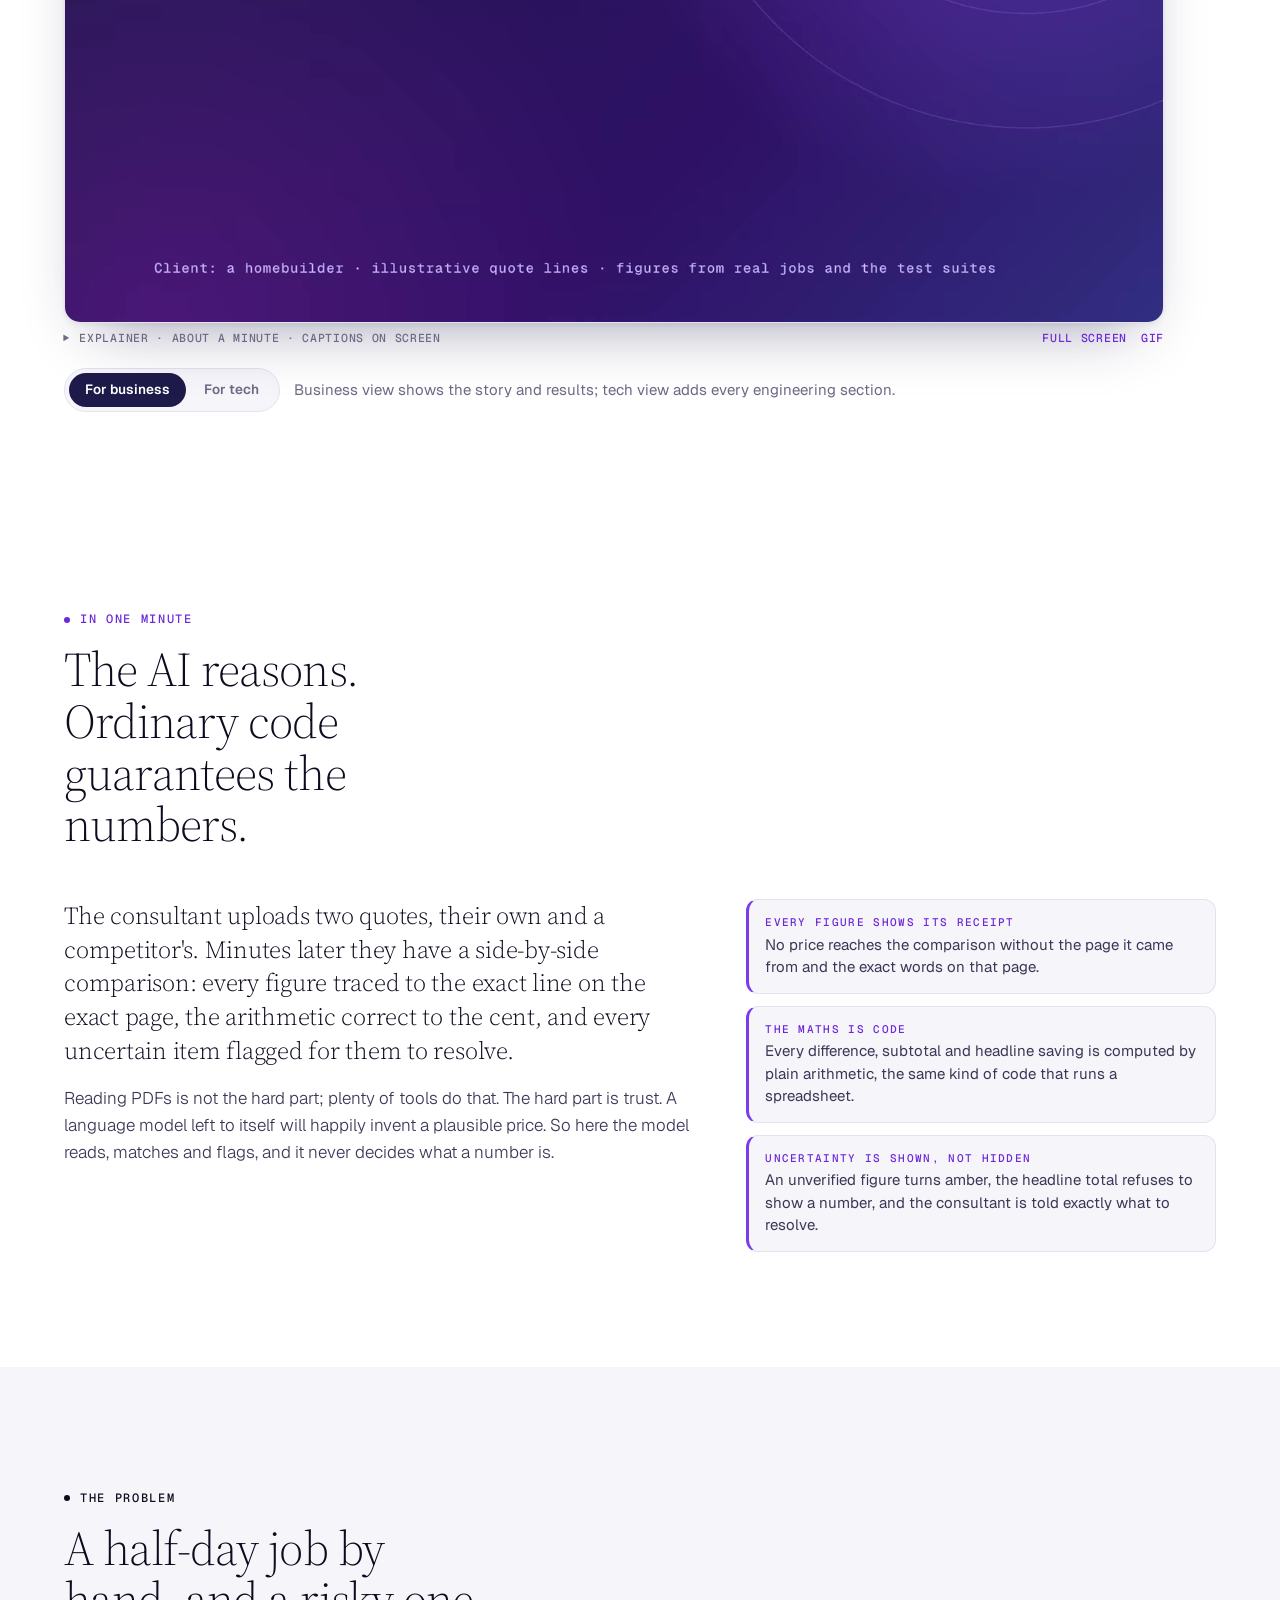
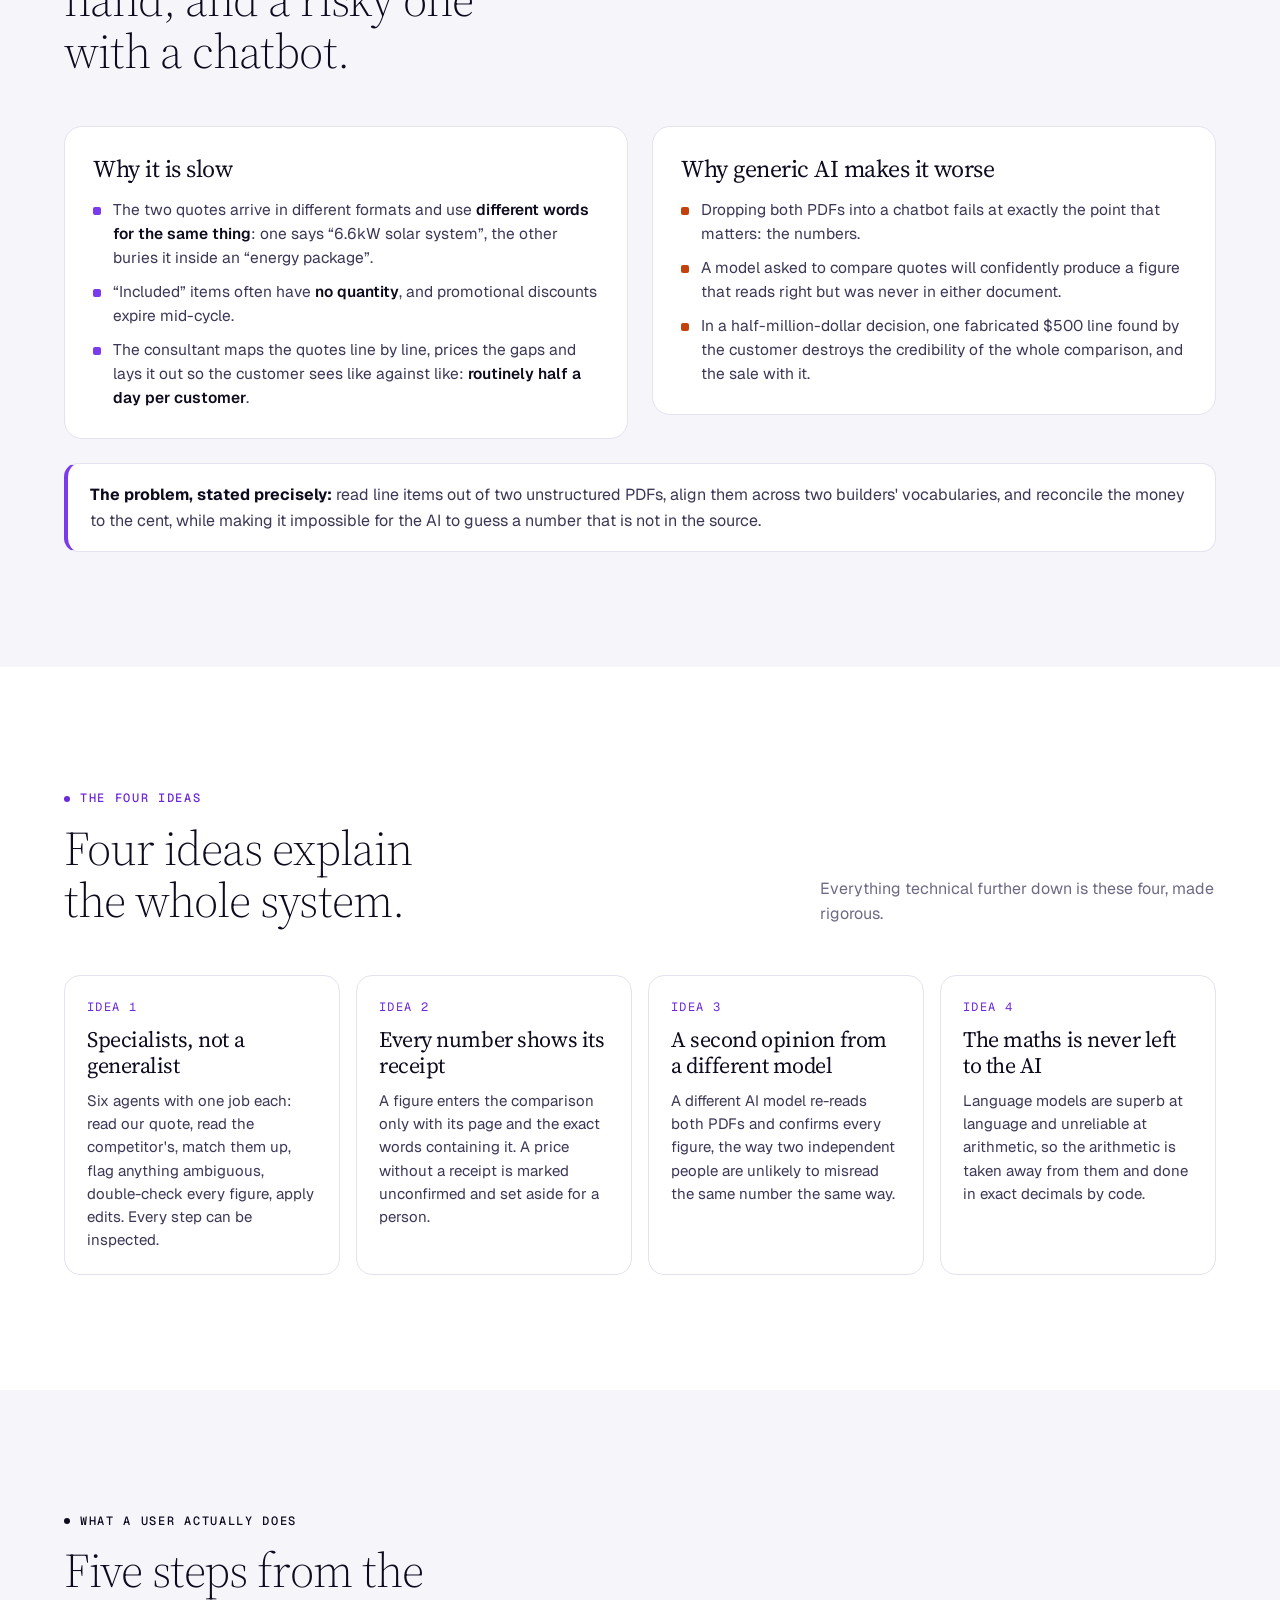
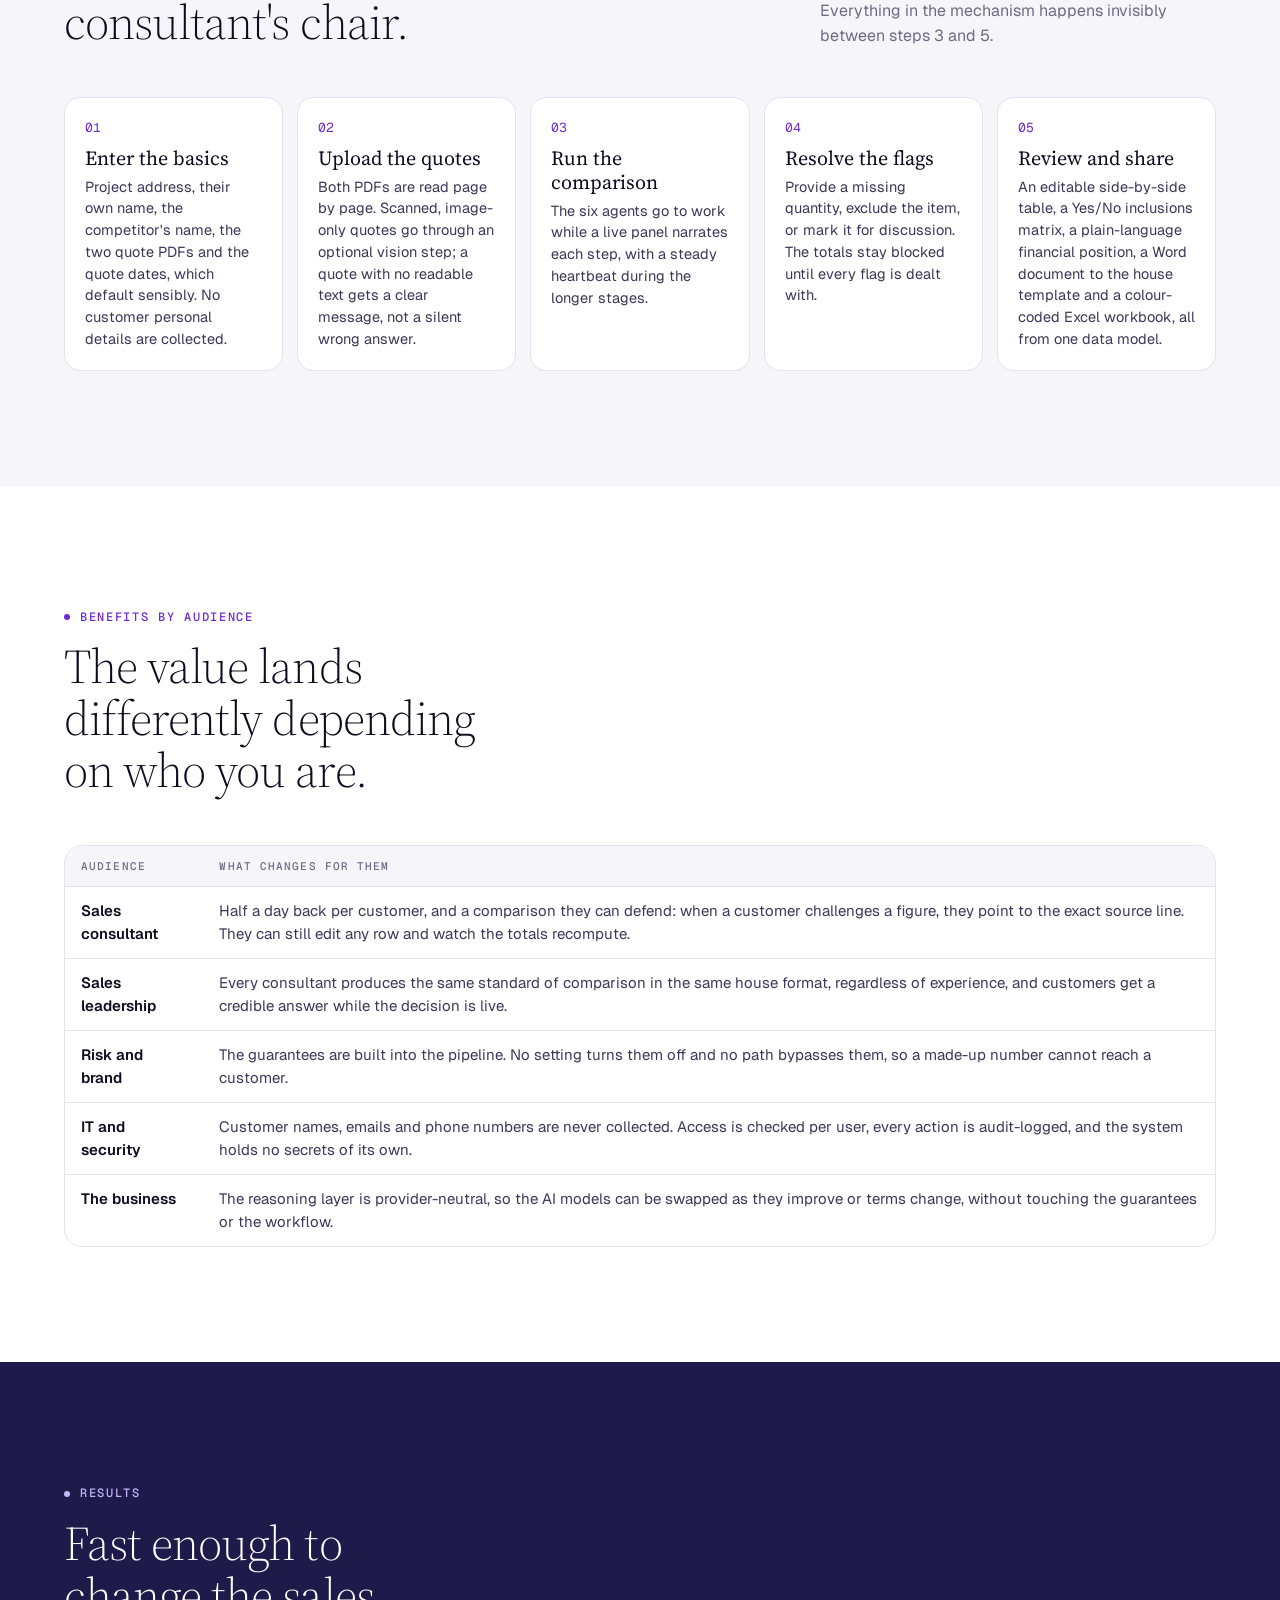
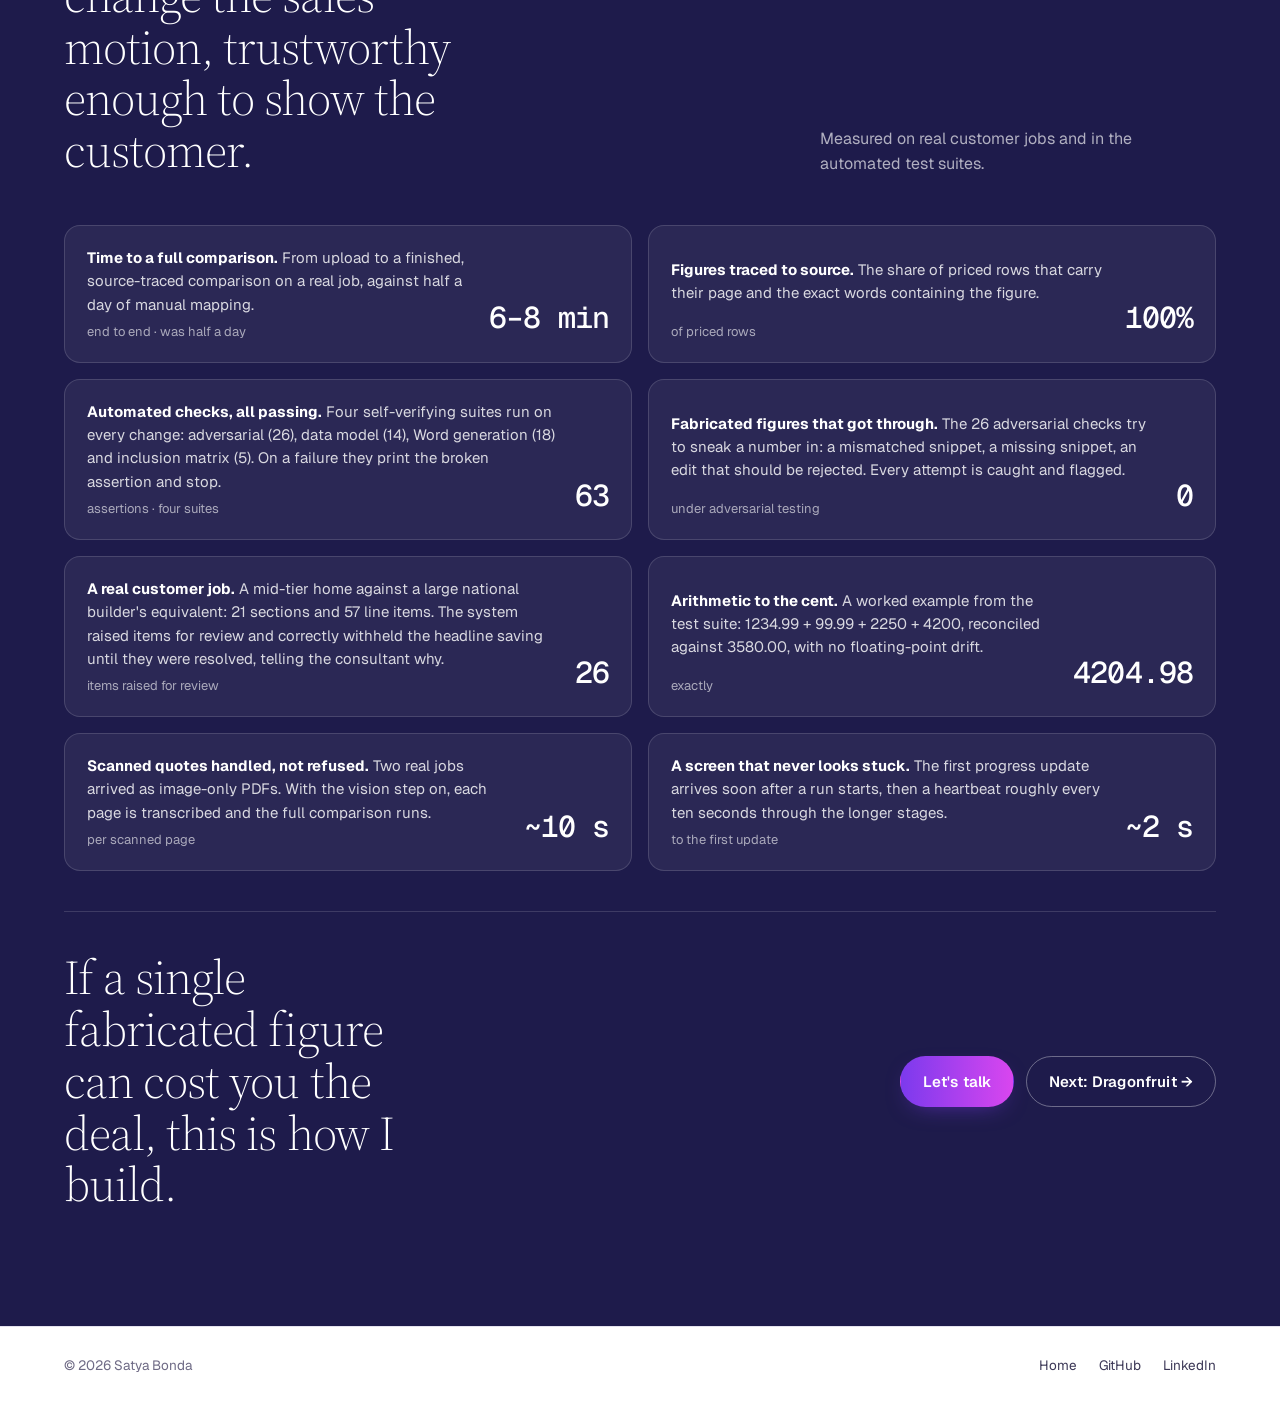
<file: quote-intelligence.html>
<!doctype html><html lang="en"><head><meta charset="utf-8"><meta name="viewport" content="width=device-width, initial-scale=1">
<title>Quote Intelligence — quote comparison you can trust · Case study · Satya Bonda</title>
<meta name="description" content="A homebuilder's consultants compared competitor quotes by hand. Quote Intelligence turns two quote PDFs into a side-by-side comparison where every figure shows its source, code does the maths, and anything unverified is flagged rather than guessed.">
<link rel="icon" href="assets/favicon.svg" type="image/svg+xml">
<link rel="preconnect" href="https://fonts.googleapis.com"><link rel="preconnect" href="https://fonts.gstatic.com" crossorigin>
<link href="https://fonts.googleapis.com/css2?family=Geist:wght@400;500;600&family=Geist+Mono:wght@400;500&family=Source+Serif+4:ital,wght@0,300;0,400;1,300&display=swap" rel="stylesheet">
<link rel="stylesheet" href="styles.css?v=202610241200"><script>(function(){var v=new URLSearchParams(location.search).get('view');try{v=v||localStorage.getItem('sb-view')}catch(e){}document.documentElement.dataset.view=v==='tech'?'tech':'biz'})()</script></head>
<body>
<nav class="nav"><div class="wrap"><a class="brand" href="index.html"><b>Satya Bonda</b><small>← all work</small></a><div class="links"><a href="auditor.html">Auditor</a><a href="flick.html">Flick</a><a href="compass.html">Compass</a><a href="quote-intelligence.html">Quote Intelligence</a><a href="dragonfruit.html">Dragonfruit</a><a href="index.html#contact">Contact</a></div><div class="actions"><a class="btn btn-outline" href="assets/Satya_Bonda_Principal_AI_Engineer_Resume.pdf" target="_blank" rel="noopener">Résumé PDF</a><a class="btn btn-primary" href="mailto:bonda.career@gmail.com">Let's talk</a></div><button class="menu-btn" aria-label="Menu"><span></span><span></span><span></span></button></div></nav>
<header class="hero cs-hero"><div class="wrap" style="display:block">
  <span class="label">Case study · client delivery for a homebuilder · Apr 2026 · v2.0 · production hardening complete</span>
  <h1>Quote Intelligence: two builders' quotes, one comparison you can trust</h1>
  <p class="lead">A sales consultant sits beside a customer who asks one question: how does this compare to the other builder's quote? Quote Intelligence answers it with a side-by-side comparison in which every dollar traces back to the line and page it came from, the arithmetic is done by code, and anything the system cannot verify is flagged instead of guessed.</p>
  <div class="facts"><div><b>My role</b><p>Principal AI Engineer. Orchestration, the no-fabrication design, the deterministic compute engine, MCP tool surface, test suites and production hardening.</p></div><div class="tech-only"><b>Stack</b><p>React 18 · Vite · TypeScript · Python 3.12 · FastAPI with SSE · OpenAI Agents SDK · LiteLLM routing · MCP tool servers · pdfplumber with a vision-OCR fallback · SQLite → PostgreSQL · python-docx · XlsxWriter · federated identity (OIDC / SAML)</p></div><div><b>Where it runs</b><p>Inside the client's own tenant, so there is no public demo. The architecture is reproduced in an open-source edition: <a href="https://github.com/git-bonda108/quote-intelligence-agent" target="_blank" rel="noopener" style="color:#C4B5FD;font-weight:600">Read the code ↗</a></p></div></div>
</div></header>
<section class="light x-sec"><div class="wrap"><div class="sec-head reveal"><div><span class="label">Watch first · about a minute</span><h2>Two quotes in, one comparison you can defend.</h2></div><p class="side">Plain-English captions, no sound needed. Switch to <b>For tech</b> for the architecture, guardrails and evaluation detail.</p></div><div class="reveal"><figure class="explainer"><video muted loop playsinline preload="none" poster="assets/explainers/quote-intelligence.jpg?v=202610241200" aria-label="Animated explainer with captions: how Quote Intelligence works, in plain English"><source data-src="assets/explainers/quote-intelligence.webm?v=202610241200" type="video/webm"><source data-src="assets/explainers/quote-intelligence.mp4?v=202610241200" type="video/mp4"></video><figcaption><span>▶ Explainer · about a minute · captions on screen</span><button class="x-full" type="button">Full screen</button><a href="assets/explainers/quote-intelligence.gif" download>GIF</a></figcaption></figure></div><div class="x-note"><div class="view-toggle" role="group" aria-label="Level of detail"><button type="button" data-view="biz" aria-pressed="true">For business</button><button type="button" data-view="tech" aria-pressed="false">For tech</button></div><span>Business view shows the story and results; tech view adds every engineering section.</span></div></div></section>


<section class="light"><div class="wrap">
  <div class="sec-head reveal"><div><span class="label">In one minute</span><h2>The AI reasons. Ordinary code guarantees the numbers.</h2></div></div>
  <div class="minute reveal">
    <div class="say">
      <p>The consultant uploads two quotes, their own and a competitor's. Minutes later they have a side-by-side comparison: every figure traced to the exact line on the exact page, the arithmetic correct to the cent, and every uncertain item flagged for them to resolve.</p>
      <p>Reading PDFs is not the hard part; plenty of tools do that. The hard part is trust. A language model left to itself will happily invent a plausible price. So here the model reads, matches and flags, and it never decides what a number is.</p>
    </div>
    <ul class="keys">
      <li><b>Every figure shows its receipt</b>No price reaches the comparison without the page it came from and the exact words on that page.</li>
      <li><b>The maths is code</b>Every difference, subtotal and headline saving is computed by plain arithmetic, the same kind of code that runs a spreadsheet.</li>
      <li><b>Uncertainty is shown, not hidden</b>An unverified figure turns amber, the headline total refuses to show a number, and the consultant is told exactly what to resolve.</li>
    </ul>
  </div>
</div></section>

<section class="light-2"><div class="wrap">
  <div class="sec-head reveal"><div><span class="label">The problem</span><h2>A half-day job by hand, and a risky one with a chatbot.</h2></div></div>
  <div class="why">
    <div class="panel reveal"><h3>Why it is slow</h3><ul>
      <li>The two quotes arrive in different formats and use <b>different words for the same thing</b>: one says “6.6kW solar system”, the other buries it inside an “energy package”.</li>
      <li>“Included” items often have <b>no quantity</b>, and promotional discounts expire mid-cycle.</li>
      <li>The consultant maps the quotes line by line, prices the gaps and lays it out so the customer sees like against like: <b>routinely half a day per customer</b>.</li>
    </ul></div>
    <div class="panel alt reveal"><h3>Why generic AI makes it worse</h3><ul>
      <li>Dropping both PDFs into a chatbot fails at exactly the point that matters: the numbers.</li>
      <li>A model asked to compare quotes will confidently produce a figure that reads right but was never in either document.</li>
      <li>In a half-million-dollar decision, one fabricated $500 line found by the customer destroys the credibility of the whole comparison, and the sale with it.</li>
    </ul></div>
  </div>
  <div class="callout reveal"><b>The problem, stated precisely:</b> read line items out of two unstructured PDFs, align them across two builders' vocabularies, and reconcile the money to the cent, while making it impossible for the AI to guess a number that is not in the source.</div>
</div></section>

<section class="light"><div class="wrap">
  <div class="sec-head reveal"><div><span class="label">The four ideas</span><h2>Four ideas explain the whole system.</h2></div><p class="side">Everything technical further down is these four, made rigorous.</p></div>
  <div class="ideas">
    <div class="idea reveal"><span class="n">Idea 1</span><h3>Specialists, not a generalist</h3><p>Six agents with one job each: read our quote, read the competitor's, match them up, flag anything ambiguous, double-check every figure, apply edits. Every step can be inspected.</p></div>
    <div class="idea reveal"><span class="n">Idea 2</span><h3>Every number shows its receipt</h3><p>A figure enters the comparison only with its page and the exact words containing it. A price without a receipt is marked unconfirmed and set aside for a person.</p></div>
    <div class="idea reveal"><span class="n">Idea 3</span><h3>A second opinion from a different model</h3><p>A different AI model re-reads both PDFs and confirms every figure, the way two independent people are unlikely to misread the same number the same way.</p></div>
    <div class="idea reveal"><span class="n">Idea 4</span><h3>The maths is never left to the AI</h3><p>Language models are superb at language and unreliable at arithmetic, so the arithmetic is taken away from them and done in exact decimals by code.</p></div>
  </div>
</div></section>

<section class="light-2 tech-only"><div class="wrap">
  <div class="sec-head reveal"><div><span class="label">The mechanism</span><h2>A plain-code orchestrator drives six specialists.</h2></div><p class="side">The two readers run at the same time. Matching, flagging and the independent double-check run in sequence. Then a pure-code check and the arithmetic engine finish the job.</p></div>
  <!--flow:qi--><div class="flow reveal" data-intro="Six agents, three walls, one honest total" data-intro-text="It plays on its own when it scrolls into view. Or press Play, or Step through at your own pace."><div class="flow-head"><b>Watch a figure try to get through</b><div class="flow-ctl"><button data-act="play">▶ Play</button><button data-act="step">Step →</button><button data-act="reset">Reset</button><span data-count>0 / 10</span></div></div><div class="flow-stage"><svg viewBox="0 0 960 320" xmlns="http://www.w3.org/2000/svg" role="img"><defs><marker id="fa" viewBox="0 0 10 10" refX="9" refY="5" markerWidth="7" markerHeight="7" orient="auto-start-reverse"><path d="M0 0L10 5L0 10z" class="fa"/></marker></defs><path class="fe" data-e="qa-exa" d="M160 50.0 L185 50.0" marker-end="url(#fa)"/><path class="fe" data-e="qb-exb" d="M160 130.0 L185 130.0" marker-end="url(#fa)"/><path class="fe" data-e="exa-align" d="M267.5 73 C267.5 70.0 447.5 70.0 447.5 67" marker-end="url(#fa)"/><path class="fe" data-e="exb-align" d="M267.5 107 C267.5 110.0 447.5 110.0 447.5 113" marker-end="url(#fa)"/><path class="fe" data-e="align-amb" d="M520 90.0 L545 90.0" marker-end="url(#fa)"/><path class="fe" data-e="amb-ver" d="M710 90.0 L735 90.0" marker-end="url(#fa)"/><path class="fe" data-e="ver-w3" d="M827.5 113 C827.5 141.5 827.5 141.5 827.5 170" marker-end="url(#fa)"/><path class="fe" data-e="w3-dec" d="M735 193.0 L710 193.0" marker-end="url(#fa)"/><path class="fe" data-e="dec-out" d="M545 193.0 L525 193.0" marker-end="url(#fa)"/><path class="fe" data-e="w3-unc" d="M827.5 216 C827.5 238.0 827.5 238.0 827.5 260" marker-end="url(#fa)"/><path class="fe" data-e="unc-block" d="M735 283.0 L710 283.0" marker-end="url(#fa)"/><path class="fe" data-e="block-res" d="M545 283.0 L525 283.0" marker-end="url(#fa)"/><path class="fe" data-e="res-w3" d="M445.0 260 C445.0 238.0 827.5 238.0 827.5 216" marker-end="url(#fa)"/><g class="fn k-store" data-n="qa"><rect x="20" y="30" width="140" height="40" rx="10"/><text x="90.0" y="55.0" text-anchor="middle">Our quote · PDF</text></g><g class="fn k-store" data-n="qb"><rect x="20" y="110" width="140" height="40" rx="10"/><text x="90.0" y="135.0" text-anchor="middle">Competitor · PDF</text></g><g class="fn k-agent" data-n="exa"><rect x="185" y="27" width="165" height="46" rx="10"/><text x="267.5" y="47.0" text-anchor="middle">Our-quote reader</text><text class="sub" x="267.5" y="63.0" text-anchor="middle">page + exact snippet</text></g><g class="fn k-agent" data-n="exb"><rect x="185" y="107" width="165" height="46" rx="10"/><text x="267.5" y="127.0" text-anchor="middle">Competitor reader</text><text class="sub" x="267.5" y="143.0" text-anchor="middle">page + exact snippet</text></g><g class="fn k-agent" data-n="align"><rect x="375" y="67" width="145" height="46" rx="10"/><text x="447.5" y="87.0" text-anchor="middle">Alignment</text><text class="sub" x="447.5" y="103.0" text-anchor="middle">one row per concept</text></g><g class="fn k-gate" data-n="amb"><rect x="545" y="67" width="165" height="46" rx="10"/><text x="627.5" y="87.0" text-anchor="middle">Ambiguity flags</text><text class="sub" x="627.5" y="103.0" text-anchor="middle">“included”, no count</text></g><g class="fn k-agent" data-n="ver"><rect x="735" y="67" width="185" height="46" rx="10"/><text x="827.5" y="87.0" text-anchor="middle">Verifier</text><text class="sub" x="827.5" y="103.0" text-anchor="middle">different model + prompt</text></g><g class="fn k-gate" data-n="w3"><rect x="735" y="170" width="185" height="46" rx="10"/><text x="827.5" y="190.0" text-anchor="middle">Wall 3 · tripwire</text><text class="sub" x="827.5" y="206.0" text-anchor="middle">pure-code substring check</text></g><g class="fn k-agent" data-n="dec"><rect x="545" y="170" width="165" height="46" rx="10"/><text x="627.5" y="190.0" text-anchor="middle">Decimal compute</text><text class="sub" x="627.5" y="206.0" text-anchor="middle">no rounding drift</text></g><g class="fn k-out" data-n="out"><rect x="365" y="170" width="160" height="46" rx="10"/><text x="445.0" y="190.0" text-anchor="middle">Table · Excel · Word</text><text class="sub" x="445.0" y="206.0" text-anchor="middle">one data model</text></g><g class="fn k-amber" data-n="unc"><rect x="735" y="260" width="185" height="46" rx="10"/><text x="827.5" y="280.0" text-anchor="middle">Unconfirmed</text><text class="sub" x="827.5" y="296.0" text-anchor="middle">sticky</text></g><g class="fn k-fail" data-n="block"><rect x="545" y="260" width="165" height="46" rx="10"/><text x="627.5" y="280.0" text-anchor="middle">Headline blocks at $0</text><text class="sub" x="627.5" y="296.0" text-anchor="middle">explicit note</text></g><g class="fn k-gate" data-n="res"><rect x="365" y="260" width="160" height="46" rx="10"/><text x="445.0" y="280.0" text-anchor="middle">Consultant resolves</text><text class="sub" x="445.0" y="296.0" text-anchor="middle">passes Wall 3 too</text></g></svg></div><div class="flow-cap"><i data-idx>—</i><div><b data-title></b><p data-text></p></div></div><div class="flow-dots"></div><script type="application/json" class="flow-data">[{"t": "Two quotes arrive", "x": "The consultant uploads their own quote and the competitor’s, as PDFs. A scanned quote with no readable text gets a clear message, or is transcribed by an optional vision step.", "n": ["qa", "qb"]}, {"t": "Wall 1: every price brings its receipt", "x": "Two readers work in parallel. Their output format has no room for a price without a page number and the exact words on that page, so a figure without evidence cannot be emitted.", "n": ["exa", "exb"], "e": ["qa-exa", "qb-exb"]}, {"t": "Match like with like", "x": "One builder says “6.6kW solar system”, the other hides it in an “energy package”. Alignment puts both on one row per comparable item, with both sides’ scope and price.", "n": ["align"], "e": ["exa-align", "exb-align"]}, {"t": "Raise it, do not guess it", "x": "“Downlights included” with no count becomes a review item, never an estimate. So do promotional discounts and unnamed brands.", "n": ["amb"], "e": ["align-amb"]}, {"t": "Wall 2: a different model checks", "x": "A verifier on a different model, with a different prompt, re-reads both PDFs and confirms every figure. Two different readers are unlikely to misread the same number the same way.", "n": ["ver"], "e": ["amb-ver"]}, {"t": "Wall 3: plain code, no AI", "x": "A few lines of ordinary code ask one question of every figure: does the quoted snippet appear, word for word, on the page it cites? No model is involved.", "n": ["w3"], "e": ["ver-w3"]}, {"t": "The maths is done by code", "x": "Exact decimal arithmetic computes every difference, subtotal and the headline. One data model renders the web table, the Excel workbook and the Word document.", "n": ["dec", "out"], "e": ["w3-dec", "dec-out"]}, {"t": "Now watch a bad row", "x": "Suppose a snippet is not on its page. The row becomes Unconfirmed: amber, no value in the totals, listed for review. It stays Unconfirmed until a person acts.", "n": ["unc"], "e": ["w3-unc"]}, {"t": "The headline refuses to guess", "x": "While any row is Unconfirmed, the headline saving shows $0 with a note saying why. A total built on an unchecked figure would be worse than no total.", "n": ["block"], "e": ["unc-block"]}, {"t": "Only a person clears it, and code checks them too", "x": "The consultant resolves the row, and that edit must pass Wall 3 like everything else. Then the totals unlock, and the change is written to an append-only history.", "n": ["res"], "e": ["block-res", "res-w3"]}]</script></div><!--/flow:qi-->
  <div class="two" style="margin-top:24px">
    <div class="tbl-wrap reveal"><table class="tbl">
      <thead><tr><th>Agent</th><th>What it does</th></tr></thead>
      <tbody>
        <tr><td>Our-quote reader</td><td>Reads the homebuilder's own quote into line items; every priced row carries its page and exact source snippet</td></tr>
        <tr><td>Competitor reader</td><td>Same job and same evidence rule for the competitor's quote, in parallel</td></tr>
        <tr><td>Alignment</td><td>Matches like for like across the two vocabularies: one row per comparable item, both sides' scope and price</td></tr>
        <tr><td>Ambiguity / flag</td><td>Raises review items: “included” with no quantity, a promotional discount, an unnamed brand, a missing citation</td></tr>
        <tr><td>Verifier</td><td>A different model re-reads both PDFs and confirms every figure against the raw page text; anything unconfirmed is demoted</td></tr>
        <tr><td>Chat-revise</td><td>Turns “add a rainwater tank at $1,500, source page 7” into an edit that passes the same checks as a manual one</td></tr>
      </tbody></table></div>
    <div class="panel reveal"><h3>Why the work is split this way</h3><p>Reading and matching are language tasks, suited to a fast model. Verification has to be able to disagree with the readers, so it runs on a different model, with a different temperature and prompt. The final check and the arithmetic are plain code; the model layer never touches a sum.</p><p>The orchestrator itself is plain Python, not an AI. Every stage streams a progress line to the screen, so a six-minute run never looks frozen.</p></div>
  </div>
</div></section>

<section class="light tech-only"><div class="wrap">
  <div class="sec-head reveal"><div><span class="label">The three walls</span><h2>“Every number shows its receipt”, enforced three separate ways.</h2></div><p class="side">A single bug in any one wall cannot let a made-up figure through, because the other two still stand. Anything that fails is rewritten to Unconfirmed: amber, no value in the totals, listed for review.</p></div>
  <div class="grid3">
    <div class="agent reveal"><span class="k">Wall 1</span><span class="r">evidence or it is flagged</span><span class="io">structural · enforced by the output format</span><p>Every priced row must carry a page and a verbatim snippet containing the figure. The readers cannot emit a price without one, and the same rule applies whenever a person or a chat instruction changes a price.</p></div>
    <div class="agent reveal"><span class="k">Wall 2</span><span class="r">an independent second reader</span><span class="io">different model, temperature and prompt</span><p>A different model re-reads the source and confirms each figure. A disagreement is never silently resolved: it marks the row for scrutiny.</p></div>
    <div class="agent critic reveal"><span class="k">Wall 3</span><span class="r">a literal, mechanical check</span><span class="io">plain code · no model involved</span><p>The first two walls rely on how the AI is instructed. The third does not use AI at all. It asks one question of every figure: does the quoted snippet appear, word for word, on the page it claims?</p></div>
  </div>
  <div class="two" style="margin-top:24px">
    <div class="formula reveal" style="padding:20px 22px"># Wall 3, in essence: does the snippet really appear on its cited page?<br><b>return</b> normalise(snippet) <b>in</b> normalise(page_text[page])</div>
    <div class="ladder reveal" style="margin:0"><div class="t"><b>And the total tells the truth</b><small>The arithmetic engine works in exact decimal amounts, with no rounding drift across quotes worth hundreds of thousands. If any row is Unconfirmed, the headline saving blocks at $0 with a note, rather than showing a number built on a figure the system could not stand behind.</small></div></div>
  </div>
</div></section>

<section class="light-2"><div class="wrap">
  <div class="sec-head reveal"><div><span class="label">What a user actually does</span><h2>Five steps from the consultant's chair.</h2></div><p class="side">Everything in the mechanism happens invisibly between steps 3 and 5.</p></div>
  <ol class="olist">
    <li class="reveal"><b>Enter the basics</b>Project address, their own name, the competitor's name, the two quote PDFs and the quote dates, which default sensibly. No customer personal details are collected.</li>
    <li class="reveal"><b>Upload the quotes</b>Both PDFs are read page by page. Scanned, image-only quotes go through an optional vision step; a quote with no readable text gets a clear message, not a silent wrong answer.</li>
    <li class="reveal"><b>Run the comparison</b>The six agents go to work while a live panel narrates each step, with a steady heartbeat during the longer stages.</li>
    <li class="reveal"><b>Resolve the flags</b>Provide a missing quantity, exclude the item, or mark it for discussion. The totals stay blocked until every flag is dealt with.</li>
    <li class="reveal"><b>Review and share</b>An editable side-by-side table, a Yes/No inclusions matrix, a plain-language financial position, a Word document to the house template and a colour-coded Excel workbook, all from one data model.</li>
  </ol>
</div></section>

<section class="light"><div class="wrap">
  <div class="sec-head reveal"><div><span class="label">Benefits by audience</span><h2>The value lands differently depending on who you are.</h2></div></div>
  <div class="tbl-wrap reveal"><table class="tbl">
    <thead><tr><th>Audience</th><th>What changes for them</th></tr></thead>
    <tbody>
      <tr><td>Sales consultant</td><td>Half a day back per customer, and a comparison they can defend: when a customer challenges a figure, they point to the exact source line. They can still edit any row and watch the totals recompute.</td></tr>
      <tr><td>Sales leadership</td><td>Every consultant produces the same standard of comparison in the same house format, regardless of experience, and customers get a credible answer while the decision is live.</td></tr>
      <tr><td>Risk and brand</td><td>The guarantees are built into the pipeline. No setting turns them off and no path bypasses them, so a made-up number cannot reach a customer.</td></tr>
      <tr><td>IT and security</td><td>Customer names, emails and phone numbers are never collected. Access is checked per user, every action is audit-logged, and the system holds no secrets of its own.</td></tr>
      <tr><td>The business</td><td>The reasoning layer is provider-neutral, so the AI models can be swapped as they improve or terms change, without touching the guarantees or the workflow.</td></tr>
    </tbody></table></div>
</div></section>

<section class="light-2 tech-only"><div class="wrap">
  <div class="sec-head reveal"><div><span class="label">Under the hood · guardrails</span><h2>The guarantee lives below the model layer.</h2></div><p class="side">The controls are proportionate to the stakes: the model may read, align and narrate; only code may produce a number that reaches a customer.</p></div>
  <div class="stack-l reveal">
    <div class="lrow"><b class="v">Input guardrails</b><div class="chips"><span>Federated identity (OIDC / SAML); the app never sees a password</span><span>Six-layer upload validation: client check, Zod schema, size 413, page count 422, text-layer 422 or OCR, reasoning budget</span><span>SSRF guard on every outbound fetch: loopback, private, link-local and reserved ranges refused</span><span>No customer PII collected; comparisons keyed by project address</span></div></div><div class="arrow-l">↓</div>
    <div class="lrow"><b>System-prompt constraints</b><div class="chips"><span>Every priced row needs a page and a verbatim snippet</span><span>Missing quantities become review items, never estimates</span><span>Chat edits go through the same endpoint as manual edits</span></div></div><div class="arrow-l">↓</div>
    <div class="lrow"><b class="a">Output guardrails</b><div class="chips"><span>Pydantic-typed output on every agent; a shape the schema rejects is retried, then halts the pipeline with an explicit error</span><span>Cross-model verifier on a different model, temperature and prompt</span><span>Pure-code substring tripwire; Unconfirmed is sticky</span></div></div><div class="arrow-l">↓</div>
    <div class="lrow"><b class="g">Programmatic controls</b><div class="chips"><span>Decimal arithmetic; headline blocks at $0 while any row is Unconfirmed</span><span>IDOR guard: centralised access check, non-owner gets 404</span><span>Every MCP tool server authenticated and audit-logged; search and fetch hard-scoped</span><span>Append-only edit history with actor, timestamp, before and after; seven-year retention</span><span>Model identifier tagged on every agent call so a fleet change is traceable</span></div></div>
  </div>
  <div class="grid3" style="margin-top:24px">
    <div class="panel reveal"><h3>Humans where the money is</h3><p>The consultant resolves every ambiguity before totals unlock, and only an explicit human action clears an Unconfirmed row, an action that itself has to pass the tripwire. Routine rows need no touch; the system asks only about what the source genuinely does not say.</p></div>
    <div class="panel reveal"><h3>Production hardening</h3><ul class="checks"><li>Federated identity; the application never sees a password</li><li>IDOR guard: a non-owner gets 404, not 403, so session existence is not leaked</li><li>Zero secrets in code; managed-identity credential chain</li><li>No customer PII; comparisons keyed by project address; a persistent INTERNAL banner on every export</li><li>SSRF guard on every outbound fetch; six-layer upload validation</li><li>Reconnect-safe SSE with sequence numbers; reasoning heartbeats every ~10 s</li><li>Append-only audit of every field-level edit, seven-year retention</li></ul></div>
    <div class="panel reveal"><h3>Observability and replay</h3><ul class="checks"><li>SSE stream reports every agent handoff; reconnect-safe with sequence numbers and reasoning heartbeats</li><li>Because compute and tripwire are pure code, any recorded comparison replays offline against the current engine</li><li>Self-verifying suites print the exact assertion that broke and exit non-zero</li></ul></div>
  </div>
</div></section>

<section class="dark"><div class="wrap">
  <div class="sec-head reveal"><div><span class="label">Results</span><h2>Fast enough to change the sales motion, trustworthy enough to show the customer.</h2></div><p class="side">Measured on real customer jobs and in the automated test suites.</p></div>
  <div class="changed">
    <div class="c reveal"><p><b>Time to a full comparison.</b> From upload to a finished, source-traced comparison on a real job, against half a day of manual mapping.</p><div class="v">6–8 min</div><small>end to end · was half a day</small></div>
    <div class="c reveal"><p><b>Figures traced to source.</b> The share of priced rows that carry their page and the exact words containing the figure.</p><div class="v">100%</div><small>of priced rows</small></div>
    <div class="c reveal"><p><b>Automated checks, all passing.</b> Four self-verifying suites run on every change: adversarial (26), data model (14), Word generation (18) and inclusion matrix (5). On a failure they print the broken assertion and stop.</p><div class="v">63</div><small>assertions · four suites</small></div>
    <div class="c reveal"><p><b>Fabricated figures that got through.</b> The 26 adversarial checks try to sneak a number in: a mismatched snippet, a missing snippet, an edit that should be rejected. Every attempt is caught and flagged.</p><div class="v">0</div><small>under adversarial testing</small></div>
    <div class="c reveal"><p><b>A real customer job.</b> A mid-tier home against a large national builder's equivalent: 21 sections and 57 line items. The system raised items for review and correctly withheld the headline saving until they were resolved, telling the consultant why.</p><div class="v">26</div><small>items raised for review</small></div>
    <div class="c reveal"><p><b>Arithmetic to the cent.</b> A worked example from the test suite: 1234.99 + 99.99 + 2250 + 4200, reconciled against 3580.00, with no floating-point drift.</p><div class="v">4204.98</div><small>exactly</small></div>
    <div class="c reveal"><p><b>Scanned quotes handled, not refused.</b> Two real jobs arrived as image-only PDFs. With the vision step on, each page is transcribed and the full comparison runs.</p><div class="v">~10 s</div><small>per scanned page</small></div>
    <div class="c reveal"><p><b>A screen that never looks stuck.</b> The first progress update arrives soon after a run starts, then a heartbeat roughly every ten seconds through the longer stages.</p><div class="v">~2 s</div><small>to the first update</small></div>
  </div>
  <div class="cta-row reveal"><h2>If a single fabricated figure can cost you the deal, this is how I build.</h2><div class="ctas" style="margin:0"><a class="btn btn-primary" href="mailto:bonda.career@gmail.com">Let's talk</a><a class="btn btn-outline" href="dragonfruit.html">Next: Dragonfruit →</a></div></div>
</div></section>
<footer><div class="wrap"><span>© 2026 Satya Bonda</span><span><a href="index.html">Home</a><a href="https://github.com/git-bonda108" target="_blank" rel="noopener">GitHub</a><a href="https://www.linkedin.com/in/bondagenai/" target="_blank" rel="noopener">LinkedIn</a></span></div></footer>
<div class="view-toggle view-dock" role="group" aria-label="Level of detail"><button type="button" data-view="biz" aria-pressed="true">For business</button><button type="button" data-view="tech" aria-pressed="false">For tech</button></div>
<script src="script.js?v=202610241200"></script></body></html>
</file>
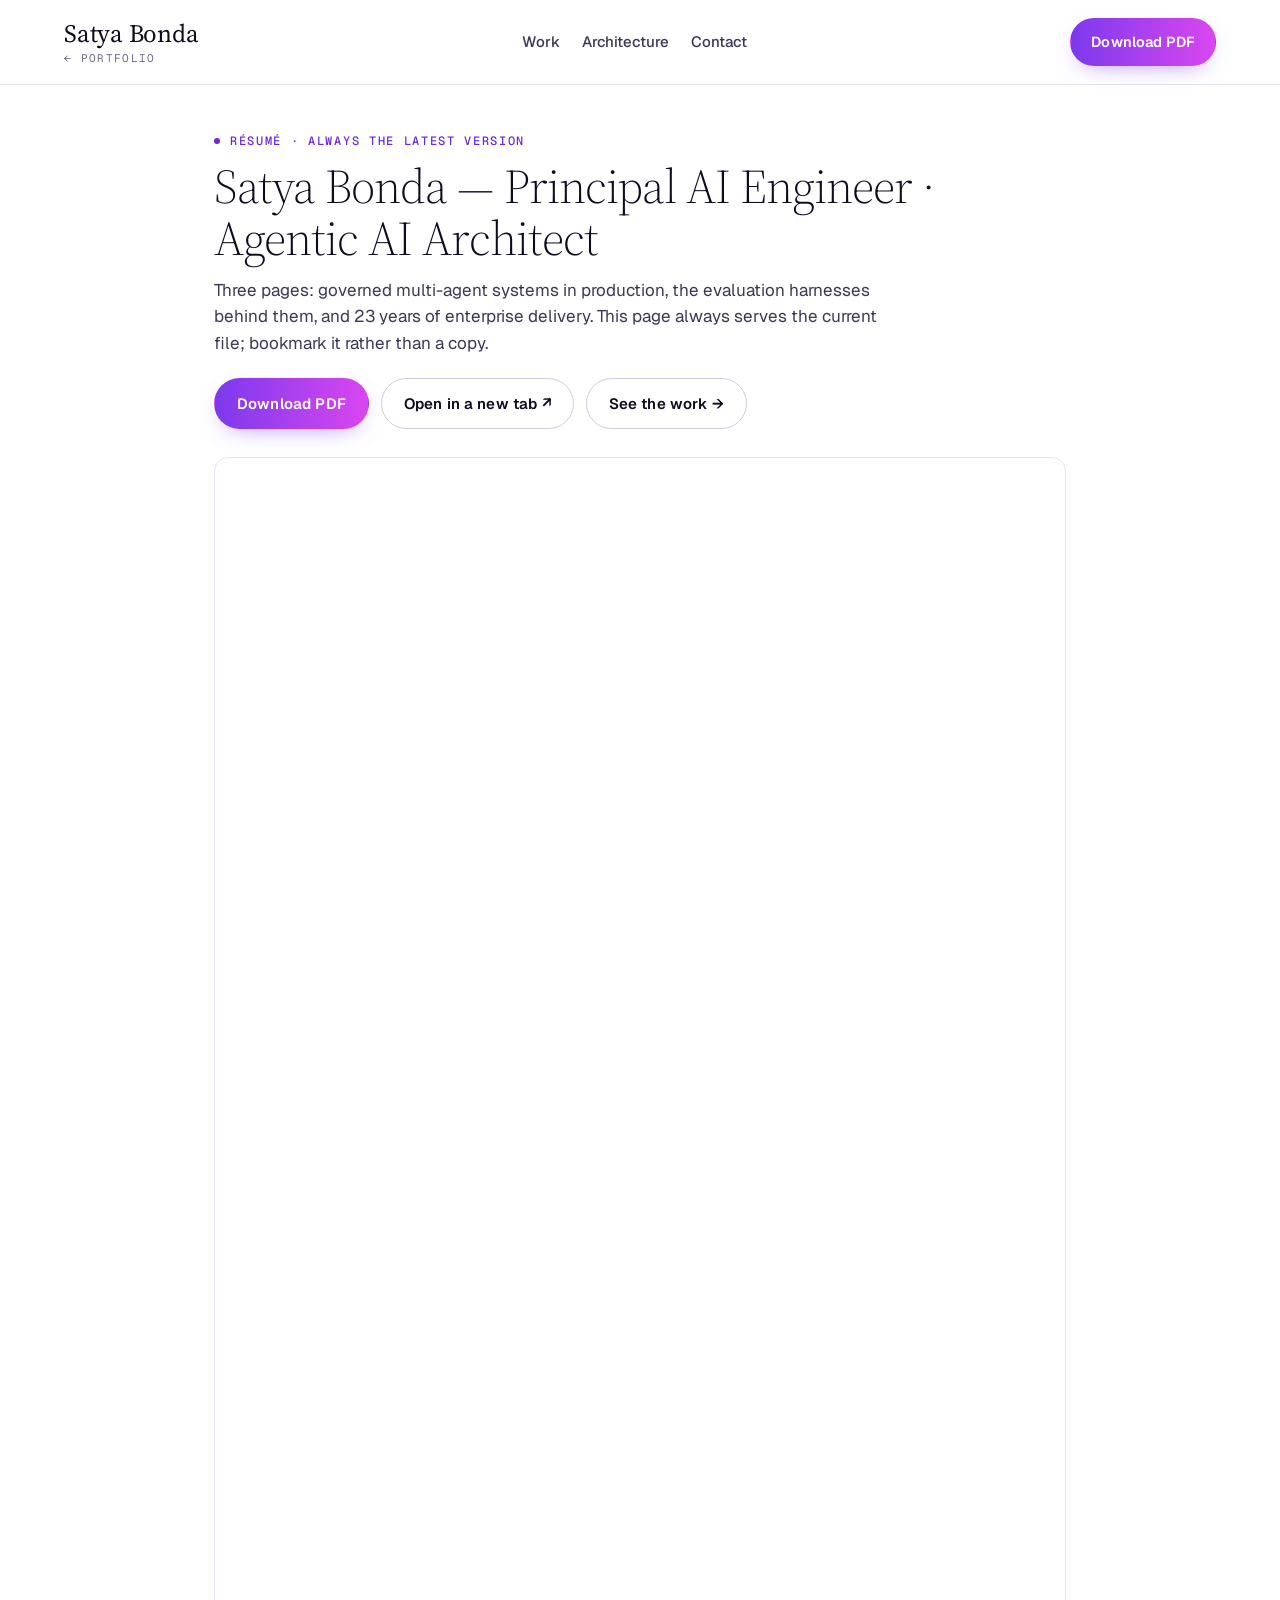
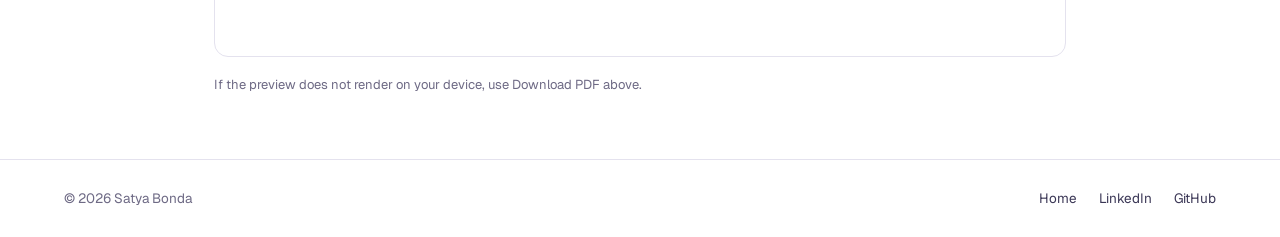
<file: resume.html>
<!doctype html><html lang="en"><head><meta charset="utf-8"><meta name="viewport" content="width=device-width, initial-scale=1">
<title>Satya Bonda — Résumé (PDF)</title>
<meta name="description" content="Principal AI Engineer · Agentic AI Architect · Forward Deployed. Always the latest résumé: three pages, evaluation-gated production systems, 23 years in enterprise technology.">
<meta property="og:title" content="Satya Bonda — My résumé: look inside">
<meta property="og:description" content="Always the latest version. Multi-agent systems on MCP, guardrails in code, evaluation harnesses that gate every release. Bengaluru · remote worldwide.">
<meta property="og:image" content="https://git-bonda108.github.io/assets/og-resume.png"><meta property="og:image:width" content="2400"><meta property="og:image:height" content="1260"><meta property="og:type" content="website"><meta property="og:url" content="https://git-bonda108.github.io/resume.html">
<link rel="icon" href="assets/favicon.svg" type="image/svg+xml">
<link rel="preconnect" href="https://fonts.googleapis.com"><link rel="preconnect" href="https://fonts.gstatic.com" crossorigin>
<link href="https://fonts.googleapis.com/css2?family=Geist:wght@400;500;600&family=Geist+Mono:wght@400;500&family=Source+Serif+4:ital,wght@0,300;0,400;1,300&display=swap" rel="stylesheet">
<link rel="stylesheet" href="styles.css?v=202610241200">
<style>.rz{max-width:980px;margin:0 auto;padding:40px var(--gutter) 64px}.rz h1{font-size:clamp(32px,4vw,48px);margin:10px 0 12px}.rz p{color:var(--ink-2);max-width:62ch}.rz .ctas{margin:22px 0 28px}.rz iframe{width:100%;height:min(1200px,135vh);border:1px solid var(--line);border-radius:14px;background:#fff}.rz small{display:block;color:var(--ink-3);font-size:13px;margin-top:10px}</style>
</head><body>
<nav class="nav"><div class="wrap"><a class="brand" href="index.html"><b>Satya Bonda</b><small>← portfolio</small></a><div class="links"><a href="index.html#work">Work</a><a href="index.html#soundness">Architecture</a><a href="index.html#contact">Contact</a></div><div class="actions"><a class="btn btn-primary" href="assets/Satya_Bonda_Principal_AI_Engineer_Resume.pdf" download>Download PDF</a></div><button class="menu-btn" aria-label="Menu"><span></span><span></span><span></span></button></div></nav>
<main class="light rz">
  <span class="label">Résumé · always the latest version</span>
  <h1>Satya Bonda — Principal AI Engineer · Agentic AI Architect</h1>
  <p>Three pages: governed multi-agent systems in production, the evaluation harnesses behind them, and 23 years of enterprise delivery. This page always serves the current file; bookmark it rather than a copy.</p>
  <div class="ctas"><a class="btn btn-primary" href="assets/Satya_Bonda_Principal_AI_Engineer_Resume.pdf" download>Download PDF</a><a class="btn btn-outline" href="assets/Satya_Bonda_Principal_AI_Engineer_Resume.pdf" target="_blank" rel="noopener">Open in a new tab ↗</a><a class="btn btn-outline" href="index.html#work">See the work →</a></div>
  <iframe src="assets/Satya_Bonda_Principal_AI_Engineer_Resume.pdf#view=FitH" title="Satya Bonda résumé"></iframe>
  <small>If the preview does not render on your device, use Download PDF above.</small>
</main>
<footer><div class="wrap"><span>© 2026 Satya Bonda</span><span><a href="index.html">Home</a><a href="https://www.linkedin.com/in/bondagenai/" target="_blank" rel="noopener">LinkedIn</a><a href="https://github.com/git-bonda108" target="_blank" rel="noopener">GitHub</a></span></div></footer>
<script src="script.js?v=202610241200"></script></body></html>
</file>
<file: styles.css>
/* Satya Bonda — portfolio. White body, near-black hero with a violet→magenta accent (the AIGenX brand). */
:root{
  --ink:#0E0B1F; --ink-2:#3B3756; --ink-3:#6E6A85;
  --paper:#FFFFFF; --paper-2:#F6F5FA; --line:#E4E2EE; --line-2:#CFCBE0;
  --deep:#1E1B4B; --deep-2:#312E81; --deep-line:rgba(255,255,255,.14);
  --teal:#6D28D9; --mint:#C4B5FD; --violet:#7C3AED; --magenta:#D946EF; --grad:linear-gradient(90deg,#7C3AED,#D946EF); --amber:#C2410C; --amber-soft:#F5B942; --green:#059669;
  --serif:"Anthropic Serif Web Text Light","Source Serif 4",Georgia,serif;
  --sans:"Anthropic Sans Web Text",Geist,Aptos,-apple-system,"Segoe UI",sans-serif;
  --mono:"Anthropic Mono Web","Geist Mono",Menlo,monospace;
  --max:1280px; --gutter:clamp(20px,5vw,72px); --r:18px;
}
*{box-sizing:border-box;margin:0;padding:0}
html{scroll-behavior:smooth;-webkit-text-size-adjust:100%}
body{font-family:var(--sans);color:var(--ink);background:var(--paper);line-height:1.55;font-size:17px;-webkit-font-smoothing:antialiased}
a{color:inherit;text-decoration:none}
img{max-width:100%;display:block}
.wrap{max-width:var(--max);margin:0 auto;padding:0 var(--gutter)}
.serif{font-family:var(--serif);font-weight:300;letter-spacing:-.02em}
.mono{font-family:var(--mono)}
.label{font-family:var(--mono);font-size:12px;letter-spacing:.14em;text-transform:uppercase;font-weight:500;display:inline-flex;align-items:center;gap:10px}
.label::before{content:"";width:6px;height:6px;border-radius:50%;background:currentColor}
.dark .label{color:var(--mint)} .light .label{color:var(--teal)}
h1,h2,h3{font-family:var(--serif);font-weight:300;letter-spacing:-.02em;line-height:1.08}
h2{font-size:clamp(34px,4vw,48px);max-width:18ch}
h3{font-size:clamp(22px,2.2vw,28px);font-weight:400;line-height:1.2}
p.lead{font-size:clamp(18px,1.4vw,21px);color:var(--ink-2);max-width:62ch}
.dark p.lead{color:rgba(255,255,255,.82)}
section{padding:clamp(72px,9vw,120px) 0}
.light{background:var(--paper)} .light-2{background:var(--paper-2)}
.dark{background:var(--deep);color:#fff}
.dark h1,.dark h2,.dark h3{color:#fff}
.dark .muted{color:rgba(255,255,255,.62)} .light .muted,.light-2 .muted{color:var(--ink-3)}
.sec-head{display:flex;justify-content:space-between;align-items:flex-end;gap:48px;margin-bottom:48px}
.sec-head .side{max-width:36ch;color:var(--ink-3);font-size:16px}
.dark .sec-head .side{color:rgba(255,255,255,.65)}
.sec-head h2{margin-top:14px}
/* nav */
.nav{position:sticky;top:0;z-index:50;background:rgba(255,255,255,.86);backdrop-filter:saturate(180%) blur(14px);border-bottom:1px solid var(--line)}
.nav .wrap{display:flex;align-items:center;justify-content:space-between;height:84px}
.brand{display:flex;flex-direction:column;line-height:1.1}
.brand b{font-family:var(--serif);font-weight:400;font-size:25px;letter-spacing:-.01em}
.brand small{font-family:var(--mono);font-size:11px;letter-spacing:.12em;text-transform:uppercase;color:var(--ink-3);margin-top:4px}
.links{display:flex;gap:26px;font-size:15.5px;font-weight:500}
.nav .btn{white-space:nowrap;padding:12px 20px;font-size:14.5px}
.links a{color:var(--ink-2);padding:6px 0;border-bottom:1px solid transparent}
.links a:hover{color:var(--ink);border-color:var(--ink)}
.actions{display:flex;gap:10px}
.btn{display:inline-flex;align-items:center;gap:8px;padding:13px 22px;border-radius:999px;font-weight:600;font-size:15px;letter-spacing:.01em;border:1.5px solid transparent;transition:transform .15s ease,background .15s ease,color .15s ease}
.btn:hover{transform:translateY(-1px)}
.btn-primary{background:var(--grad);color:#fff;box-shadow:0 8px 24px -12px rgba(124,58,237,.7)}.btn-primary:hover{background:#0B5F59}
.btn-outline{border-color:var(--line-2);color:var(--ink)}.btn-outline:hover{border-color:var(--ink)}
.btn-ghost{color:var(--ink-2)}.btn-ghost:hover{color:var(--ink)}
.dark .btn-primary{background:var(--grad);color:#fff}.dark .btn-primary:hover{background:#8AF0E1}
.dark .btn-outline{border-color:rgba(255,255,255,.35);color:#fff}.dark .btn-outline:hover{border-color:#fff}
.menu-btn{display:none;background:none;border:0;cursor:pointer;padding:8px}
.menu-btn span{display:block;width:22px;height:2px;background:var(--ink);margin:5px 0}
/* hero */
.hero{position:relative;overflow:hidden;background:linear-gradient(135deg,#1E1B4B 0%,#2E1065 48%,#312E81 100%);color:#fff;padding:clamp(72px,9vw,120px) 0 clamp(64px,7vw,96px)}
.hero::before{content:"";position:absolute;left:-18%;bottom:-45%;width:70vw;height:70vw;max-width:980px;max-height:980px;border-radius:50%;background:radial-gradient(circle,rgba(167,139,250,.55) 0%,rgba(232,121,249,.22) 38%,transparent 68%);filter:blur(30px);pointer-events:none}
.hero::after{content:"";position:absolute;top:-30%;left:30%;width:28vw;max-width:360px;height:180%;background:linear-gradient(90deg,transparent,rgba(196,181,253,.10),rgba(217,70,239,.06),transparent);transform:rotate(22deg);filter:blur(18px);pointer-events:none;animation:beam 14s ease-in-out infinite alternate}
@keyframes beam{from{transform:rotate(22deg) translateX(-10%)}to{transform:rotate(22deg) translateX(40%)}}
.hero .wrap{position:relative;display:grid;grid-template-columns:minmax(0,1fr) minmax(420px,640px);gap:56px;align-items:start}
.avail{display:inline-flex;align-items:center;gap:10px;font-family:var(--mono);font-size:12px;letter-spacing:.12em;text-transform:uppercase;color:rgba(255,255,255,.78)}
.avail i{width:8px;height:8px;border-radius:50%;background:#34D399;box-shadow:0 0 0 4px rgba(52,211,153,.2)}
.hero h1{font-size:clamp(44px,5.6vw,78px);margin:28px 0 24px;max-width:13ch;color:#fff}
.hero h1 em{font-style:italic;padding-right:.1em;margin-right:-.1em;background:linear-gradient(90deg,#DDD6FE,#F0ABFC);-webkit-background-clip:text;background-clip:text;color:transparent}
.hero .lead{color:rgba(255,255,255,.84);max-width:58ch}
.ctas{display:flex;flex-wrap:wrap;gap:12px;margin:32px 0 28px}
.trust{display:flex;flex-wrap:wrap;gap:8px}
.pill{font-family:var(--mono);font-size:11px;letter-spacing:.08em;text-transform:uppercase;padding:7px 12px;border-radius:999px;border:1px solid var(--line-2);color:var(--ink-2);background:var(--paper)}
.dark .pill,.hero .pill{border-color:rgba(255,255,255,.26);color:rgba(255,255,255,.8);background:rgba(255,255,255,.04)}
/* eval card */
.eval{background:rgba(10,20,30,.55);border:1px solid rgba(255,255,255,.14);border-radius:18px;padding:22px 24px;backdrop-filter:blur(14px);box-shadow:0 24px 60px rgba(0,0,0,.35);font-family:var(--mono);font-size:13px}
.eval .top{display:flex;justify-content:space-between;align-items:center;gap:12px;padding-bottom:14px;border-bottom:1px solid rgba(255,255,255,.12)}
.eval .top b{font-weight:500;color:rgba(255,255,255,.9);display:flex;align-items:center;gap:8px}
.eval .top b i{width:8px;height:8px;border-radius:50%;background:#34D399}
.eval .badge{font-size:10.5px;letter-spacing:.1em;padding:4px 10px;border-radius:999px;background:rgba(52,211,153,.16);color:#6EE7B7}
.eval .row{display:flex;justify-content:space-between;gap:16px;padding:9px 0;color:rgba(255,255,255,.62)}
.eval .row b{font-weight:500;color:#fff}
.eval .row b s{text-decoration:none;color:#6EE7B7;margin-left:8px}
.eval .foot{padding-top:14px;border-top:1px solid rgba(255,255,255,.12);font-family:var(--sans);font-size:13px;color:rgba(255,255,255,.6);line-height:1.5}
/* proof */
.proof{padding:40px 0;border-bottom:1px solid var(--line)}
.proof .grid{display:grid;grid-template-columns:repeat(5,1fr)}
.proof .cell{padding:8px 24px;border-left:1px solid var(--line)}
.proof .cell:first-child{padding-left:0;border-left:0}
.proof .n{font-family:var(--mono);font-size:34px;font-weight:500;letter-spacing:-.03em;color:var(--ink)}
.proof .l{font-weight:600;margin-top:4px}
.proof .s{font-size:13.5px;color:var(--ink-3);margin-top:2px}
/* work grid */
.bento{display:grid;grid-template-columns:repeat(3,1fr);gap:24px}
.card{background:var(--paper);border:1px solid var(--line);border-radius:var(--r);padding:28px;display:flex;flex-direction:column;gap:18px;box-shadow:0 1px 2px rgba(11,31,46,.04),0 12px 32px -16px rgba(11,31,46,.18);transition:transform .18s ease,box-shadow .18s ease}
.card:hover{transform:translateY(-3px);box-shadow:0 2px 4px rgba(11,31,46,.05),0 24px 48px -20px rgba(11,31,46,.28)}
.card.span2{grid-column:span 2}
.card .top{display:flex;justify-content:space-between;align-items:center;gap:12px;font-family:var(--mono);font-size:11px;letter-spacing:.1em;text-transform:uppercase;color:var(--ink-3)}
.status{padding:5px 10px;border-radius:999px;font-weight:500}
.status.live{background:#D1FAE5;color:#065F46}.status.pilot{background:#FEF3C7;color:#92400E}.status.client{background:#EDE9FE;color:#5B21B6}
.card h3{color:var(--ink)}
.card.span2 h3{font-size:clamp(30px,3vw,44px)}
.card p{color:var(--ink-2);font-size:15.5px}
.card.span2 p{font-size:17px}
.metrics{display:flex;flex-wrap:wrap;gap:32px}
.metric b{display:block;font-family:var(--mono);font-size:28px;font-weight:500;letter-spacing:-.03em;color:var(--ink)}
.card.span2 .metric b{font-size:44px}
.metric span{font-size:13px;color:var(--ink-3)}
.tags{display:flex;flex-wrap:wrap;gap:8px;margin-top:auto}
.card .links{gap:18px;font-size:15px}
.card .links a{color:var(--teal);border:0;font-weight:600}
.card .links a:hover{text-decoration:underline}
.more{display:flex;align-items:center;gap:28px;border:1.5px dashed var(--line-2);border-radius:var(--r);padding:22px 28px;margin-top:24px}
.more .tags{margin:0;flex:1}
.more b{font-family:var(--serif);font-weight:400;font-size:22px;display:block}
.more small{color:var(--ink-3);font-size:13.5px}
.more a.cta{color:var(--teal);font-weight:600;white-space:nowrap}
/* approach */
.principles{display:grid;grid-template-columns:repeat(3,1fr);gap:24px}
.principle{background:var(--paper-2);border:1px solid var(--line);border-radius:var(--r);padding:28px;display:flex;flex-direction:column;gap:14px}
.principle .num{font-family:var(--mono);font-size:30px;color:var(--teal);font-weight:500}
.principle p{color:var(--ink-2);font-size:15.5px}
.principle .proof-line{margin-top:auto;padding-top:14px;border-top:1px solid var(--line);font-family:var(--mono);font-size:11px;letter-spacing:.08em;text-transform:uppercase;color:var(--ink-3)}
.ladder{margin-top:24px;border:1px solid var(--line);border-radius:var(--r);padding:22px 28px;display:flex;align-items:center;justify-content:space-between;gap:24px;flex-wrap:wrap}
.ladder .t b{display:block;font-weight:600}.ladder .t small{color:var(--ink-3)}
.steps{display:flex;align-items:center;gap:8px;flex-wrap:wrap}
.steps span{font-family:var(--mono);font-size:11px;letter-spacing:.08em;text-transform:uppercase;padding:9px 14px;border-radius:999px;border:1px solid var(--line-2);background:var(--paper)}
.steps span.on{background:var(--teal);color:#fff;border-color:var(--teal)}
.steps i{color:var(--ink-3);font-style:normal}
/* case teaser */
.teaser{display:grid;grid-template-columns:minmax(0,1.2fr) minmax(300px,440px);gap:56px;align-items:start}
.teaser h2{font-size:clamp(30px,3.6vw,46px);max-width:16ch}
.teaser .block{margin-top:22px}
.teaser .block b{display:block;font-family:var(--mono);font-size:11px;letter-spacing:.12em;text-transform:uppercase;color:var(--mint);margin-bottom:6px}
.teaser .block p{color:rgba(255,255,255,.84);max-width:60ch;font-size:16px}
.teaser .metrics{margin:28px 0}
.teaser .metric b,.dark .metric b{color:#fff}.teaser .metric span,.dark .metric span{color:rgba(255,255,255,.6)}
.stack{background:rgba(255,255,255,.05);border:1px solid rgba(255,255,255,.14);border-radius:18px;padding:20px}
.stack .cap{font-family:var(--mono);font-size:11px;letter-spacing:.1em;text-transform:uppercase;color:rgba(255,255,255,.6);margin-bottom:12px}
.layer{border:1px solid rgba(255,255,255,.14);border-left:3px solid var(--mint);border-radius:10px;padding:11px 14px;background:rgba(0,0,0,.18)}
.layer b{display:block;font-family:var(--mono);font-size:10.5px;letter-spacing:.1em;text-transform:uppercase;color:var(--mint);margin-bottom:3px}
.layer span{font-family:var(--mono);font-size:12.5px;color:rgba(255,255,255,.8)}
.layer.v{border-left-color:#C4B5FD}.layer.v b{color:#C4B5FD}.layer.a{border-left-color:var(--amber-soft)}.layer.a b{color:var(--amber-soft)}.layer.g{border-left-color:rgba(255,255,255,.4)}.layer.g b{color:rgba(255,255,255,.6)}
.arrow{text-align:center;color:rgba(255,255,255,.4);font-family:var(--mono);font-size:12px;line-height:1.6}
/* experience */
.tl{border-top:1px solid var(--line)}
.row-x{display:grid;grid-template-columns:150px 380px 1fr;gap:48px;padding:28px 0;border-bottom:1px solid var(--line)}
.row-x .yr{font-family:var(--mono);font-size:13px;color:var(--ink-3)}.row-x .yr.now{color:var(--teal);font-weight:500}
.row-x h3{font-size:24px}.row-x .org{font-size:13.5px;color:var(--ink-3);margin-top:4px}
.row-x p{color:var(--ink-2);font-size:15.5px}
/* credentials */
.creds{display:grid;grid-template-columns:repeat(5,1fr);gap:16px}
.cred{background:var(--paper-2);border:1px solid var(--line);border-radius:16px;padding:22px;display:flex;flex-direction:column;gap:10px;min-height:170px}
.cred b.k{font-family:var(--mono);font-size:11px;letter-spacing:.1em;text-transform:uppercase;color:var(--teal)}
.cred .t{font-weight:600;line-height:1.35}
.cred small{margin-top:auto;color:var(--ink-3);font-size:13px}
/* contact */
.contact{text-align:center;position:relative;overflow:hidden}
.contact::before{content:"";position:absolute;left:50%;top:0;transform:translateX(-50%);width:900px;height:500px;border-radius:50%;background:radial-gradient(circle,rgba(94,234,212,.22),transparent 65%);filter:blur(40px);pointer-events:none}
.contact .wrap{position:relative}
.contact h2{margin:16px auto 20px;max-width:18ch;font-size:clamp(36px,4.6vw,64px)}
.contact p{color:rgba(255,255,255,.82);max-width:60ch;margin:0 auto 32px;font-size:18px}
.contact .ctas{justify-content:center;margin:0}
footer{padding:28px 0;border-top:1px solid var(--line);font-size:13.5px;color:var(--ink-3)}
footer .wrap{display:flex;justify-content:space-between;gap:16px;flex-wrap:wrap}
footer a{color:var(--ink-2);margin-left:22px}
/* case study pages */
.cs-hero{padding:clamp(56px,7vw,88px) 0 clamp(56px,6vw,80px)}
.cs-hero h1{font-size:clamp(40px,5.6vw,76px);max-width:15ch;margin:24px 0 20px;color:#fff}
.cs-hero .lead{color:rgba(255,255,255,.84);max-width:62ch}
.cs-hero .metrics{margin:36px 0 32px}
.cs-hero .metric b{font-size:46px;color:#fff}.cs-hero .metric span{color:rgba(255,255,255,.62)}
.facts{display:grid;grid-template-columns:repeat(3,1fr);gap:40px;border-top:1px solid var(--deep-line);padding-top:28px}
.facts b{display:block;font-family:var(--mono);font-size:11px;letter-spacing:.12em;text-transform:uppercase;color:var(--mint);margin-bottom:6px}
.facts p{color:rgba(255,255,255,.82);font-size:15px}
.cols{display:grid;grid-template-columns:repeat(3,1fr);gap:40px}
.cols p{color:var(--ink-2);font-size:16px}
.grid3{display:grid;grid-template-columns:repeat(3,1fr);gap:16px}
.grid4{display:grid;grid-template-columns:repeat(4,1fr);gap:16px}
.grid6{display:grid;grid-template-columns:repeat(6,1fr);gap:12px}
.step{background:var(--paper);border:1px solid var(--line);border-radius:16px;padding:22px}
.step .h{display:flex;align-items:center;gap:12px;margin-bottom:8px}
.step .h i{font-family:var(--mono);font-style:normal;color:var(--teal);font-size:13px}
.step .h b{font-family:var(--serif);font-weight:400;font-size:22px}
.step p{font-size:14.5px;color:var(--ink-2)}
.agent{background:var(--paper);border:1px solid var(--line);border-left:3px solid var(--teal);border-radius:16px;padding:22px;display:flex;flex-direction:column;gap:8px}
.agent.critic{border-left-color:var(--amber)}
.agent .k{font-family:var(--mono);font-size:11px;letter-spacing:.12em;text-transform:uppercase;color:var(--teal)}
.agent.critic .k{color:var(--amber)}
.agent .r{font-family:var(--serif);font-style:italic;font-size:22px}
.agent .io{font-family:var(--mono);font-size:12px;color:var(--ink-3)}
.agent p{font-size:14.5px;color:var(--ink-2)}
.stack-l{background:var(--paper);border:1px solid var(--line);border-radius:var(--r);padding:28px}
.lrow{display:grid;grid-template-columns:150px 1fr;gap:16px;align-items:center;background:var(--paper-2);border-radius:12px;padding:14px 16px}
.lrow b{font-family:var(--mono);font-size:11px;letter-spacing:.1em;text-transform:uppercase;color:var(--teal)}
.lrow b.v{color:var(--violet)}.lrow b.a{color:var(--amber)}.lrow b.g{color:var(--ink-3)}
.chips{display:flex;flex-wrap:wrap;gap:8px}
.chips span{font-family:var(--mono);font-size:12.5px;padding:8px 12px;border-radius:8px;background:var(--paper);border:1px solid var(--line)}
.arrow-l{text-align:center;color:var(--ink-3);font-family:var(--mono);font-size:12px;line-height:1.8}
.two{display:grid;grid-template-columns:1fr 1fr;gap:24px;align-items:start}
.panel{background:var(--paper);border:1px solid var(--line);border-radius:var(--r);padding:28px;display:flex;flex-direction:column;gap:14px}
.panel h3{font-size:24px}
.panel p,.panel li{font-size:15.5px;color:var(--ink-2)}
.funnel{list-style:none;display:flex;flex-direction:column;gap:12px}
.funnel li{display:grid;grid-template-columns:14px 1fr;gap:12px}
.funnel li::before{content:"";width:8px;height:8px;border-radius:50%;background:var(--teal);margin-top:8px}
.funnel b{display:block;color:var(--ink);font-weight:600}
.pm{background:var(--paper);border:1px solid var(--line);border-radius:14px;padding:18px}
.pm .k{font-family:var(--mono);font-size:11px;letter-spacing:.1em;text-transform:uppercase;color:var(--ink-3)}
.pm .v{font-family:var(--mono);font-size:30px;font-weight:500;letter-spacing:-.03em;margin:6px 0 2px}
.pm small{color:var(--ink-3);font-size:13px}
.checks{list-style:none;display:flex;flex-direction:column;gap:9px;font-size:14.5px;color:var(--ink-2)}
.checks li{position:relative;padding-left:28px}
.checks li::before{content:"✓";color:var(--green);font-family:var(--mono);position:absolute;left:0;top:0}
.checks li b{color:var(--ink);font-weight:600}
.grid4.hard{grid-template-columns:repeat(2,1fr)}
.dark .tile{background:rgba(255,255,255,.06);border:1px solid rgba(255,255,255,.14);color:#fff}.tile{background:var(--paper);border:1px solid var(--line);border-radius:14px;padding:18px;display:flex;flex-direction:column;gap:10px;font-size:14.5px}
.tile .st{align-self:flex-start;font-family:var(--mono);font-size:10.5px;letter-spacing:.1em;text-transform:uppercase;padding:4px 10px;border-radius:999px}
.tile .st.done{background:#D1FAE5;color:#065F46}.tile .st.build{background:#FEF3C7;color:#92400E}.tile .st.plan{background:#E5E7EB;color:#374151}
.cta-row{display:flex;justify-content:space-between;align-items:center;gap:24px;flex-wrap:wrap;margin-top:40px;padding-top:40px;border-top:1px solid var(--deep-line)}
.cta-row h2{max-width:16ch}
html.js .reveal{opacity:0;transform:translateY(18px);transition:opacity .6s ease,transform .6s ease}
html.js .reveal.in{opacity:1;transform:none}
@media (prefers-reduced-motion:reduce){.reveal{opacity:1;transform:none;transition:none}}
@media (max-width:1024px){
  .hero .wrap{grid-template-columns:1fr}.eval{max-width:520px}
  .proof .grid{grid-template-columns:repeat(2,1fr);gap:20px}.proof .cell{border-left:0;padding:0}
  .bento{grid-template-columns:1fr 1fr}.card.span2{grid-column:span 2}
  .principles,.creds,.cols,.grid3,.grid4,.grid6{grid-template-columns:repeat(2,1fr)}
  .teaser,.two{grid-template-columns:1fr}.row-x{grid-template-columns:120px 1fr;gap:20px}.row-x p{grid-column:2}
  .facts{grid-template-columns:1fr}
}
@media (max-width:720px){
  .links,.actions .btn-outline{display:none}.menu-btn{display:block}
  .nav.open .links{display:flex;position:absolute;left:0;right:0;top:84px;flex-direction:column;background:#fff;padding:16px var(--gutter) 24px;border-bottom:1px solid var(--line);gap:14px}
  .bento,.principles,.creds,.grid3,.grid4,.grid6{grid-template-columns:1fr}.card.span2{grid-column:span 1}
  .proof .grid{grid-template-columns:1fr 1fr}
  .sec-head{flex-direction:column;align-items:flex-start;gap:16px}
  .row-x{grid-template-columns:1fr}.row-x p{grid-column:1}
  .more{flex-direction:column;align-items:flex-start}
  .cols{grid-template-columns:1fr}
}

/* overflow safety */
.hero .wrap>*,.teaser>*,.two>*,.bento>*,.grid3>*,.grid4>*,.grid6>*,.principles>*,.creds>*,.cols>*{min-width:0}
.eval,.eval *{overflow-wrap:anywhere}
.chips span,.pill{overflow-wrap:anywhere}
@media (max-width:720px){
  .hero h1{font-size:clamp(38px,11vw,48px)}
  .card.span2 .metric b{font-size:32px}.metric b{font-size:26px}.proof .n{font-size:28px}
  .eval{padding:18px}.eval .row{flex-wrap:wrap}
  .brand small{display:none}
  .cs-hero .metric b{font-size:34px}.cs-hero h1{font-size:clamp(34px,9.5vw,44px)}
  .lrow{grid-template-columns:1fr}
  .row-x{grid-template-columns:1fr}
  section{padding:56px 0}
}
/* hero buttons on the deep background */
.hero .btn-outline{border-color:rgba(255,255,255,.4);color:#fff}.hero .btn-outline:hover{border-color:#fff;background:rgba(255,255,255,.06)}
.hero .btn-ghost{color:rgba(255,255,255,.78)}.hero .btn-ghost:hover{color:#fff}
.hero .btn-primary{background:var(--grad);color:#fff}.hero .btn-primary:hover{filter:brightness(1.08)}

/* portfolio tiles · architecture soundness · guardrail stack */
.card .checks.two-col{display:grid;grid-template-columns:1fr 1fr;gap:8px 20px;margin:4px 0 6px}
.ptiles{display:grid;grid-template-columns:repeat(3,1fr);gap:16px}
.ptile{position:relative;overflow:hidden;display:flex;flex-direction:column;gap:8px;background:var(--paper-2);border:1px solid var(--line);border-radius:16px;padding:22px 22px 20px;color:var(--ink);text-decoration:none;transition:transform .2s ease,box-shadow .2s ease,border-color .2s ease}
.ptile:hover{transform:translateY(-3px);border-color:#C4B5FD;box-shadow:0 2px 4px rgba(11,31,46,.05),0 18px 40px -22px rgba(11,31,46,.35)}
.ptile .cat{font-family:var(--mono);font-size:11px;letter-spacing:.12em;text-transform:uppercase;color:var(--teal)}
.ptile h3{font-size:20px;line-height:1.25}
.ptile p{font-size:15.5px;line-height:1.6;color:var(--ink-2);flex:1}
.ptile .proof{font-size:13px;color:var(--ink-3);padding-top:10px;border-top:1px solid var(--line)}
.ptile .proof::before{content:"✓ ";color:var(--green);font-family:var(--mono)}
.ptile .go{display:flex;gap:16px;font-size:14px;font-weight:600}.ptile .go a{color:var(--teal)}.ptile .go a:hover{text-decoration:underline}
.domains{display:grid;grid-template-columns:repeat(2,1fr);gap:16px}
.domain{background:var(--paper);border:1px solid var(--line);border-radius:var(--r);padding:26px 28px;display:flex;flex-direction:column;gap:12px}
.domain.accent{grid-column:span 2;background:var(--deep);color:#fff;border-color:var(--deep-2)}
.domain .dh{display:flex;align-items:center;gap:12px}
.domain .dh i{font-family:var(--mono);font-style:normal;font-size:13px;color:var(--teal);font-weight:500}
.domain.accent .dh i{color:var(--mint)}
.domain .dh b{font-family:var(--serif);font-weight:400;font-size:22px;letter-spacing:-.01em}
.domain p{font-size:15px;color:var(--ink-2)}
.domain.accent p{color:rgba(255,255,255,.8)}
.where{list-style:none;display:flex;flex-direction:column;gap:8px;margin-top:auto;padding-top:12px;border-top:1px solid var(--line)}
.where li{display:grid;grid-template-columns:132px 1fr;gap:12px;font-size:14px;color:var(--ink-2);align-items:baseline}
.where li b{font-family:var(--mono);font-size:11px;letter-spacing:.1em;text-transform:uppercase;color:var(--teal);font-weight:500}
.guard{display:grid;grid-template-columns:repeat(4,1fr);gap:12px;margin-top:6px}
.glayer{border:1px solid rgba(255,255,255,.16);border-top:3px solid var(--mint);border-radius:12px;padding:14px 16px;background:rgba(255,255,255,.05)}
.glayer b{display:block;font-family:var(--mono);font-size:11px;letter-spacing:.12em;text-transform:uppercase;color:var(--mint);margin-bottom:6px}
.glayer span{font-size:13.5px;color:rgba(255,255,255,.82);line-height:1.5}
.gnote{font-size:14px;color:rgba(255,255,255,.7)!important;margin-top:4px}
.fm{display:grid;grid-template-columns:1.1fr 1.4fr 1fr;border:1px solid var(--line);border-radius:var(--r);overflow:hidden;background:var(--paper)}
.fm>div{padding:14px 18px;border-top:1px solid var(--line);font-size:14.5px;color:var(--ink-2)}
.fm .hd{border-top:0;background:var(--paper-2);font-family:var(--mono);font-size:11px;letter-spacing:.1em;text-transform:uppercase;color:var(--ink-3)}
.fm .k{color:var(--ink);font-weight:600}
.fm .e{font-family:var(--mono);font-size:13px;color:var(--teal)}
.intro{max-width:72ch;color:var(--ink-2);font-size:16.5px;margin-bottom:28px}
@media (max-width:1024px){.ptiles{grid-template-columns:repeat(2,1fr)}.domains{grid-template-columns:1fr}.domain.accent{grid-column:span 1}.guard{grid-template-columns:1fr 1fr}.fm{grid-template-columns:1fr}.fm .hd:not(:first-child){display:none}}
@media (max-width:720px){.ptiles{grid-template-columns:1fr}.grid4.hard{grid-template-columns:1fr}.guard{grid-template-columns:1fr}.where li{grid-template-columns:1fr;gap:2px}.card .checks.two-col{grid-template-columns:1fr}}
.ptiles>*,.domains>*,.guard>*,.fm>*{min-width:0}

/* light sweep on tiles and cards */
.card,.ptile,.cred{position:relative;overflow:hidden}
.card::after,.ptile::after,.cred::after{content:"";position:absolute;inset:-40% -60%;background:linear-gradient(115deg,transparent 42%,rgba(124,58,237,.10) 50%,rgba(217,70,239,.06) 54%,transparent 62%);transform:translateX(-70%);transition:transform .9s ease;pointer-events:none}
.card:hover::after,.ptile:hover::after,.cred:hover::after{transform:translateX(70%)}
.cred{display:flex;flex-direction:column;gap:6px;text-decoration:none;color:inherit;transition:transform .2s ease,border-color .2s ease}
.cred:hover{transform:translateY(-3px);border-color:#C4B5FD}
.cred .go{margin-top:6px;font-size:13px;font-weight:600;color:var(--teal)}
.status.client{background:#EDE9FE;color:#4C1D95}
@media (prefers-reduced-motion:reduce){.hero::after{animation:none}.card::after,.ptile::after,.cred::after{display:none}}

/* flow player — interview walkthroughs */
.flow{border:1px solid var(--line);border-radius:var(--r);background:var(--paper);overflow:hidden;margin-top:24px}
.dark .flow{background:rgba(255,255,255,.04);border-color:rgba(255,255,255,.14)}
.flow-head{display:flex;justify-content:space-between;align-items:center;gap:16px;flex-wrap:wrap;padding:14px 18px;border-bottom:1px solid var(--line)}
.dark .flow-head{border-color:rgba(255,255,255,.12)}
.flow-head b{font-family:var(--mono);font-size:11px;letter-spacing:.12em;text-transform:uppercase;color:var(--teal)}
.dark .flow-head b{color:var(--mint)}
.flow-ctl{display:flex;align-items:center;gap:8px}
.flow-ctl button{font:inherit;font-size:13px;font-weight:600;padding:7px 14px;border-radius:999px;border:1px solid var(--line-2);background:var(--paper);color:var(--ink);cursor:pointer}
.flow-ctl button[data-act=play]{background:var(--grad);color:#fff;border-color:transparent}
.flow-ctl button:hover{filter:brightness(.97)}
.dark .flow-ctl button{background:rgba(255,255,255,.08);color:#fff;border-color:rgba(255,255,255,.25)}
.dark .flow-ctl button[data-act=play]{background:var(--grad);border-color:transparent}
.flow-ctl span{font-family:var(--mono);font-size:12px;color:var(--ink-3);min-width:4.5ch;text-align:right}
.dark .flow-ctl span{color:rgba(255,255,255,.6)}
.flow-stage{padding:10px 12px 4px;background:var(--paper-2)}
.dark .flow-stage{background:rgba(0,0,0,.25)}
.flow-stage svg{width:100%;height:auto;display:block;font-family:var(--sans)}
.flow .fn rect{fill:#fff;stroke:var(--line-2);stroke-width:1.2;transition:all .35s ease}
.flow .fn text{fill:var(--ink);font-size:13px;font-weight:600}
.flow .fn text.sub{fill:var(--ink-3);font-size:10.5px;font-weight:400;font-family:var(--mono)}
.flow .fn.k-store rect{fill:var(--paper-2)}
.flow .fn.k-gate rect{stroke:#F59E0B;stroke-dasharray:5 3}
.flow .fn.done rect{stroke:#C4B5FD;fill:#F5F3FF}
.flow .fn.on rect{stroke:var(--violet);stroke-width:2;fill:#EDE9FE;filter:drop-shadow(0 6px 14px rgba(124,58,237,.28))}
.flow .fn.on.k-gate rect{stroke:#F59E0B;fill:#FEF3C7}
.flow .fn.on.k-out rect{stroke:var(--green);fill:#D1FAE5}
.flow .fn.on.k-fail rect{stroke:#DC2626;fill:#FEE2E2}
.flow .fn.on.k-amber rect{stroke:#F59E0B;fill:#FEF3C7}
.flow .fe{fill:none;stroke:var(--line-2);stroke-width:1.4;stroke-dasharray:4 4;transition:stroke .35s ease}
.flow .fe.done{stroke:#C4B5FD;stroke-dasharray:none}
.flow .fe.on{stroke:var(--violet);stroke-width:2.2;stroke-dasharray:6 6;animation:fdash 1.2s linear infinite}
@keyframes fdash{to{stroke-dashoffset:-24}}
.flow .fa{fill:var(--line-2)}.flow .fe.on+.fa,.flow .fa.on{fill:var(--violet)}
.flow .lane{fill:none;stroke:var(--line);stroke-dasharray:3 5}
.flow .lane-t{fill:var(--ink-3);font-family:var(--mono);font-size:10px;letter-spacing:.12em;text-transform:uppercase}
.dark .flow .fn rect{fill:rgba(255,255,255,.06);stroke:rgba(255,255,255,.3)}
.dark .flow .fn text{fill:#fff}.dark .flow .fn text.sub{fill:rgba(255,255,255,.6)}
.dark .flow .fn.done rect{fill:rgba(124,58,237,.18);stroke:#A78BFA}
.dark .flow .fn.on rect{fill:rgba(124,58,237,.42);stroke:#C4B5FD}
.dark .flow .fn.on.k-out rect{fill:rgba(5,150,105,.35);stroke:#6EE7B7}
.dark .flow .fn.on.k-gate rect,.dark .flow .fn.on.k-amber rect{fill:rgba(245,158,11,.3);stroke:#FCD34D}
.dark .flow .fn.on.k-fail rect{fill:rgba(220,38,38,.35);stroke:#FCA5A5}
.dark .flow .fe{stroke:rgba(255,255,255,.3)}.dark .flow .fe.done{stroke:#A78BFA}.dark .flow .fe.on{stroke:#C4B5FD}
.dark .flow .lane{stroke:rgba(255,255,255,.14)}.dark .flow .lane-t{fill:rgba(255,255,255,.5)}
.flow-cap{display:grid;grid-template-columns:44px 1fr;gap:14px;padding:16px 18px 18px;align-items:start;min-height:96px}
.flow-cap i{font-family:var(--mono);font-style:normal;font-size:22px;color:var(--teal);font-weight:500;line-height:1.1}
.dark .flow-cap i{color:var(--mint)}
.flow-cap b{display:block;font-weight:600;margin-bottom:2px}
.flow-cap p{font-size:14.5px;color:var(--ink-2);line-height:1.5}
.dark .flow-cap p{color:rgba(255,255,255,.78)}
.flow-dots{display:flex;gap:6px;padding:0 18px 14px;flex-wrap:wrap}
.flow-dots i{width:22px;height:4px;border-radius:2px;background:var(--line-2);cursor:pointer}
.flow-dots i.done{background:#C4B5FD}.flow-dots i.on{background:var(--violet)}
.dark .flow-dots i{background:rgba(255,255,255,.2)}.dark .flow-dots i.done{background:#A78BFA}.dark .flow-dots i.on{background:#E9D5FF}
.flow-note{font-size:13px;color:var(--ink-3);padding:0 18px 14px}
@media (max-width:720px){.flow-head{padding:12px 14px}.flow-cap{padding:14px}.flow-ctl button{padding:6px 11px;font-size:12.5px}}

.demo-note{font-size:13px;color:var(--ink-3);margin-top:-6px}
.demo-note::before{content:"→ ";color:var(--teal)}

/* orchestration visual (hero) */
.orch{background:rgba(255,255,255,.06);border:1px solid rgba(255,255,255,.18);border-radius:22px;padding:20px 24px 18px;backdrop-filter:blur(14px);box-shadow:0 24px 60px rgba(0,0,0,.35)}
.orch-top{display:flex;justify-content:space-between;align-items:baseline;gap:12px;flex-wrap:wrap;padding-bottom:10px;border-bottom:1px solid rgba(255,255,255,.14)}
.orch-top b{font-family:var(--mono);font-size:12px;letter-spacing:.12em;text-transform:uppercase;color:#E9D5FF;font-weight:500;display:flex;align-items:center;gap:8px}
.orch-top b i{width:8px;height:8px;border-radius:50%;background:#F0ABFC;box-shadow:0 0 0 4px rgba(240,171,252,.25)}
.orch-top span{font-size:14px;color:rgba(255,255,255,.7)}
.orch-svg{width:100%;height:auto;display:block;margin:6px auto 2px;max-width:600px;font-family:var(--sans)}
.orch-svg .ring{fill:none;stroke:rgba(255,255,255,.14);stroke-dasharray:3 5}
.orch-svg .ring.r2{stroke:rgba(255,255,255,.12)}
.orch-svg .comet{fill:none;stroke:#F0ABFC;stroke-width:2.5;stroke-linecap:round;stroke-dasharray:70 1206;transform-origin:278px 278px;animation:orbit 16s linear infinite;filter:drop-shadow(0 0 6px rgba(240,171,252,.8))}
@keyframes orbit{to{transform:rotate(360deg)}}
.orch-svg .spoke{stroke:rgba(196,181,253,.45);stroke-width:1.2;stroke-dasharray:4 5;animation:flow 1.6s linear infinite}
.orch-svg .spoke.sub{stroke-dasharray:3 3;stroke:rgba(221,214,254,.7);stroke-width:1.3}
@keyframes flow{to{stroke-dashoffset:-18}}
.orch-svg .node circle{fill:rgba(30,27,75,.85);stroke:rgba(196,181,253,.55);stroke-width:1.2;animation:nodepulse 3.2s ease-in-out infinite}
@keyframes nodepulse{0%,100%{stroke:rgba(196,181,253,.5)}50%{stroke:#E9D5FF;filter:drop-shadow(0 0 8px rgba(196,181,253,.7))}}
.orch-svg .node text{fill:#fff;font-size:10.5px;font-weight:600}
.orch-svg .node text.s,.orch-svg .hub text.s{fill:rgba(255,255,255,.66);font-size:7.4px;font-weight:400;font-family:var(--mono);letter-spacing:0}
.orch-svg .sub-node circle{fill:rgba(30,27,75,.9);stroke:rgba(196,181,253,.5);stroke-width:1}
.orch-svg .sub-node text{fill:#DDD6FE;font-size:9px;font-family:var(--mono)}
.orch-svg .hub circle{fill:#2E1065;stroke:#F0ABFC;stroke-width:2;filter:drop-shadow(0 0 14px rgba(240,171,252,.6))}
.orch-svg .hub text{fill:#fff;font-size:11.5px;font-weight:700}
.orch-svg .pill rect{fill:rgba(255,255,255,.07);stroke:rgba(255,255,255,.28);stroke-width:1;animation:pillpulse 8s ease-in-out infinite}
.orch-svg .pill text{fill:#fff;font-size:9.2px;font-weight:600;font-family:var(--mono);letter-spacing:0}
@keyframes pillpulse{0%,12%,100%{fill:rgba(255,255,255,.07);stroke:rgba(255,255,255,.28)}5%{fill:rgba(240,171,252,.35);stroke:#F0ABFC}}
.orch-pts{list-style:none;display:grid;grid-template-columns:1fr 1fr;gap:9px 22px;margin-top:12px;padding-top:14px;border-top:1px solid rgba(255,255,255,.14)}
.orch-pts li{font-size:13.5px;line-height:1.45;color:rgba(255,255,255,.8);font-family:var(--sans)}
.orch-pts li b{display:block;font-family:var(--mono);font-size:11px;letter-spacing:.1em;margin-bottom:1px;text-transform:uppercase;color:#E9D5FF;font-weight:500}
@media (prefers-reduced-motion:reduce){.orch-svg .comet,.orch-svg .spoke,.orch-svg .node circle,.orch-svg .pill rect{animation:none}}
@media (max-width:1024px){.orch{max-width:560px}}
@media (max-width:720px){.orch{padding:14px}.orch-pts{grid-template-columns:1fr}}
/* compass hero with the canary card */
.cs-grid{display:grid;grid-template-columns:minmax(0,1.25fr) minmax(300px,420px);gap:48px;align-items:start}
.cs-grid .facts{grid-column:1/-1}
@media (max-width:1024px){.cs-grid{grid-template-columns:1fr}.eval{max-width:520px}}
.cs-grid h1{font-size:clamp(34px,3.9vw,54px);max-width:14ch}
@media (max-width:720px){.cs-grid h1{font-size:clamp(32px,9vw,40px)}}

@media (min-width:1600px){:root{--max:1400px}.hero .wrap{grid-template-columns:minmax(0,1fr) minmax(520px,700px);gap:72px}.orch-svg{max-width:660px}.orch-pts li{font-size:14.5px}.orch-pts li b{font-size:11.5px}.hero .lead{font-size:19px}}

/* disciplines strip */
.disc{padding:30px 0 6px}
.disc-head{display:flex;align-items:baseline;gap:18px;flex-wrap:wrap;margin-bottom:14px}
.disc-head p{font-size:15px;color:var(--ink-3);margin:0}
.disc-row{display:flex;flex-wrap:wrap;gap:8px}
.disc-row a{font-family:var(--mono);font-size:12.5px;letter-spacing:.02em;padding:9px 14px;border-radius:999px;border:1px solid var(--line-2);color:var(--ink-2);background:var(--paper-2);transition:all .2s ease}
.disc-row a:hover{border-color:var(--violet);color:var(--violet);background:#F5F3FF}
@media (max-width:720px){.disc-row a{font-size:12px;padding:8px 12px}}

.orch-svg .ring.r3{stroke:rgba(240,171,252,.38);stroke-dasharray:none;stroke-width:1}
.orch-svg .loop{fill:#F5D0FE;font-family:var(--mono);font-size:9.6px;letter-spacing:.16em;text-transform:uppercase;font-weight:600}
.orch-svg .larrow{fill:#F0ABFC;opacity:.9}
.orch-fw{display:flex;flex-wrap:wrap;align-items:center;gap:6px;margin-top:8px;padding-top:12px;border-top:1px solid rgba(255,255,255,.14)}
.orch-fw span{font-family:var(--mono);font-size:10.5px;letter-spacing:.12em;text-transform:uppercase;color:#E9D5FF;margin-right:6px}
.orch-fw i{font-style:normal;font-size:12px;padding:5px 10px;border-radius:999px;border:1px solid rgba(255,255,255,.22);color:rgba(255,255,255,.85);background:rgba(255,255,255,.05)}

/* work with me · three engagement shapes */
#work-with-me{padding:72px 0}
#work-with-me .sec-head{margin-bottom:32px}
.engage .panel{gap:10px;padding:22px 22px 20px}
.engage .k{font-family:var(--mono);font-size:11px;letter-spacing:.12em;text-transform:uppercase;color:var(--teal)}
.engage h3{font-size:21px}
.engage p.for{font-size:14.5px}.engage p.for b{color:var(--ink);font-weight:600}
.engage .wk{list-style:none;display:flex;flex-direction:column;gap:7px;margin-top:2px}
.engage .wk li{display:grid;grid-template-columns:44px 1fr;gap:8px;font-size:14px;line-height:1.45;color:var(--ink-2)}
.engage .wk li b{font-family:var(--mono);font-size:11px;letter-spacing:.06em;text-transform:uppercase;color:var(--teal);padding-top:3px;font-weight:500}
.engage .proof-line{margin-top:auto;padding-top:12px;border-top:1px solid var(--line);font-family:var(--mono);font-size:10.5px;letter-spacing:.08em;text-transform:uppercase;color:var(--ink-3)}
.engage-cta{display:flex;justify-content:space-between;align-items:center;gap:24px;flex-wrap:wrap;margin-top:20px;padding:18px 24px;background:var(--paper);border:1px solid var(--line);border-radius:var(--r)}
.engage-cta b{display:block;font-family:var(--serif);font-weight:300;font-size:22px;letter-spacing:-.02em;line-height:1.15}
.engage-cta small{display:block;color:var(--ink-3);font-size:14px;max-width:64ch;margin-top:3px}
.engage-cta .btn{white-space:nowrap}
@media (max-width:720px){#work-with-me{padding:56px 0}.engage-cta{padding:18px}.engage-cta .btn{white-space:normal}}
/* nav: six links must fit on one line; the résumé button lives in the hero, contact and footer too */
.nav .links a{white-space:nowrap}
.nav .links{gap:22px;font-size:15px}
@media (max-width:1320px){.nav .actions .btn-outline{display:none}}

/* 17 Oct 2026 · scannability pass */
.pfilter{display:flex;flex-wrap:wrap;gap:8px;margin:0 0 22px}
.pfilter button{font:500 13px/1 var(--sans);padding:9px 14px;border-radius:999px;border:1px solid rgba(109,40,217,.25);background:#fff;color:#3b2a6b;cursor:pointer;transition:all .2s}
.pfilter button:hover{border-color:#7C3AED}
.pfilter button.on{background:linear-gradient(90deg,#7C3AED,#D946EF);color:#fff;border-color:transparent}
.ptile.hide{display:none}
.ptile p.one{font-size:15.5px;line-height:1.45;color:#1E1B4B;margin:6px 0 12px;font-weight:500}
.ptile .proof{display:inline-block;background:rgba(124,58,237,.08);color:#5B21B6;border-radius:8px;padding:6px 10px;font-size:12.5px;line-height:1.35}
ul.punch{list-style:none;padding:0;margin:12px 0 16px;display:grid;gap:9px}
ul.punch li{position:relative;padding-left:22px;font-size:15.5px;line-height:1.45;color:inherit}
ul.punch li::before{content:"";position:absolute;left:0;top:.5em;width:9px;height:9px;border-radius:3px;background:linear-gradient(135deg,#7C3AED,#D946EF)}
.domain p{font-size:15px;font-weight:500}
.domain .where li{font-size:13.5px}
.proof .grid{grid-template-columns:repeat(auto-fit,minmax(150px,1fr))}
.proof .grid{grid-template-columns:repeat(auto-fit,minmax(150px,1fr));row-gap:18px}
.proof .cell{padding:8px 18px}
.proof .n{white-space:nowrap;font-size:clamp(26px,2.4vw,38px)}

/* 18 Oct 2026 · story-first case studies: problem → how it works → what changed */
.flow .fe.on{animation:fdraw .6s ease-out,fdash 1.2s linear .6s infinite}
@keyframes fdraw{from{stroke-dasharray:var(--len,600) var(--len,600);stroke-dashoffset:var(--len,600)}to{stroke-dasharray:var(--len,600) var(--len,600);stroke-dashoffset:0}}
.flow .fn{transform-box:fill-box;transform-origin:center}
.flow .fn.on{animation:fnpop .45s cubic-bezier(.2,.8,.3,1.2)}
@keyframes fnpop{from{transform:scale(.93)}to{transform:none}}
.flow-cap.tick>div{animation:capin .4s ease-out}
@keyframes capin{from{opacity:0;transform:translateY(6px)}to{opacity:1;transform:none}}
.flow-dots i{transition:background .3s ease}
@media (prefers-reduced-motion:reduce){.flow .fe.on,.flow .fn.on,.flow-cap.tick>div{animation:none}}

/* plain-English lead block */
.minute{display:grid;grid-template-columns:minmax(0,1.35fr) minmax(0,1fr);gap:48px;align-items:start}
.minute .say p{font-family:var(--serif);font-weight:300;font-size:clamp(21px,1.9vw,27px);line-height:1.38;letter-spacing:-.01em;color:var(--ink)}
.minute .say p+p{margin-top:18px;font-family:var(--sans);font-size:17px;line-height:1.6;color:var(--ink-2);letter-spacing:0}
.keys{list-style:none;display:flex;flex-direction:column;gap:12px}
.keys li{background:var(--paper-2);border:1px solid var(--line);border-left:3px solid var(--violet);border-radius:12px;padding:14px 16px;font-size:15px;color:var(--ink-2);line-height:1.5}
.keys li b{display:block;font-family:var(--mono);font-size:11px;letter-spacing:.12em;text-transform:uppercase;color:var(--teal);font-weight:500;margin-bottom:3px}
.light-2 .keys li{background:var(--paper)}
/* bullets for the problem */
.why{display:grid;grid-template-columns:1fr 1fr;gap:24px;align-items:start}
.why .panel ul{list-style:none;display:flex;flex-direction:column;gap:10px}
.why .panel li{position:relative;padding-left:20px;font-size:15.5px;line-height:1.55}
.why .panel li::before{content:"";position:absolute;left:0;top:.6em;width:8px;height:8px;border-radius:2px;background:var(--violet)}
.why .panel li b{color:var(--ink);font-weight:600}
.why .panel.alt li::before{background:var(--amber)}
.callout{margin-top:24px;border:1px solid var(--line);border-left:4px solid var(--violet);border-radius:14px;background:var(--paper);padding:18px 22px;font-size:16px;color:var(--ink-2);line-height:1.6}
.callout b{color:var(--ink)}
/* four ideas */
.ideas{display:grid;grid-template-columns:repeat(4,1fr);gap:16px}
.idea{background:var(--paper);border:1px solid var(--line);border-radius:16px;padding:22px;display:flex;flex-direction:column;gap:10px}
.idea .n{font-family:var(--mono);font-size:12px;letter-spacing:.12em;text-transform:uppercase;color:var(--teal)}
.idea h3{font-size:22px;line-height:1.2}
.idea p{font-size:15px;color:var(--ink-2);line-height:1.55}
/* numbered user steps */
.olist{list-style:none;counter-reset:o;display:grid;grid-template-columns:repeat(5,1fr);gap:14px}
.olist li{counter-increment:o;background:var(--paper);border:1px solid var(--line);border-radius:16px;padding:20px;font-size:14.5px;color:var(--ink-2);line-height:1.5}
.olist li::before{content:counter(o,decimal-leading-zero);display:block;font-family:var(--mono);font-size:13px;color:var(--teal);margin-bottom:8px}
.olist li b{display:block;font-family:var(--serif);font-weight:400;font-size:20px;color:var(--ink);margin-bottom:6px;line-height:1.2}
/* tables */
.tbl-wrap{overflow-x:auto;border:1px solid var(--line);border-radius:var(--r);background:var(--paper);-webkit-overflow-scrolling:touch}
.tbl{width:100%;border-collapse:collapse;font-size:15px;line-height:1.5}
.tbl th{text-align:left;font-family:var(--mono);font-size:11px;font-weight:500;letter-spacing:.1em;text-transform:uppercase;color:var(--ink-3);background:var(--paper-2);padding:12px 16px;white-space:nowrap}
.tbl td{padding:13px 16px;border-top:1px solid var(--line);color:var(--ink-2);vertical-align:top}
.tbl td:first-child{color:var(--ink);font-weight:600}
.tbl td.n{font-family:var(--mono);font-weight:500;color:var(--ink);white-space:nowrap;font-size:15.5px}
.tbl tr.tot td{background:var(--paper-2);font-weight:600;color:var(--ink)}
.tbl .chip{display:inline-block;font-family:var(--mono);font-size:10.5px;letter-spacing:.08em;text-transform:uppercase;padding:3px 9px;border-radius:999px;white-space:nowrap}
.chip.ok{background:#D1FAE5;color:#065F46}.chip.stage{background:#FEF3C7;color:#92400E}.chip.next{background:#E5E7EB;color:#374151}.chip.meter{background:#EDE9FE;color:#5B21B6}
.chip.g{background:#D1FAE5;color:#065F46}.chip.a{background:#FEF3C7;color:#92400E}.chip.r{background:#FEE2E2;color:#991B1B}
.tbl-note{font-size:14px;color:var(--ink-3);margin-top:12px;max-width:80ch}
.tbl.w3 td:first-child{width:28%}
/* formula, explained */
.formula{font-family:var(--mono);font-size:14px;background:var(--deep);color:#EDE9FE;border-radius:12px;padding:14px 18px;line-height:1.6;overflow-wrap:anywhere}
.formula b{color:#fff;font-weight:500}
.bands{display:grid;grid-template-columns:repeat(4,1fr);gap:10px;margin-top:4px}
.bands div{border:1px solid var(--line);border-radius:12px;padding:12px 14px;font-size:14px;color:var(--ink-2);background:var(--paper)}
.bands div b{display:block;font-family:var(--mono);font-size:15px;color:var(--ink);font-weight:500;margin-bottom:2px}
/* guardrail grid */
.gg{display:grid;grid-template-columns:repeat(3,1fr);gap:16px}
.gg .g{background:var(--paper);border:1px solid var(--line);border-radius:16px;padding:20px 22px;display:flex;flex-direction:column;gap:8px}
.gg .g i{font-family:var(--mono);font-style:normal;font-size:11px;letter-spacing:.12em;text-transform:uppercase;color:var(--teal)}
.gg .g b{font-family:var(--serif);font-weight:400;font-size:21px;line-height:1.2;color:var(--ink)}
.gg .g p{font-size:14.5px;color:var(--ink-2);line-height:1.55}
/* the outcomes, told last */
.changed{display:grid;grid-template-columns:repeat(2,1fr);gap:16px}
.changed .c{background:var(--paper);border:1px solid var(--line);border-radius:16px;padding:20px 22px;display:grid;grid-template-columns:1fr auto;gap:6px 18px;align-items:end}
.changed .c p{font-size:15px;color:var(--ink-2);line-height:1.55;grid-column:1}
.changed .c p b{color:var(--ink)}
.changed .c .v{grid-column:2;grid-row:1/3;font-family:var(--mono);font-size:30px;font-weight:500;letter-spacing:-.03em;color:var(--ink);white-space:nowrap;text-align:right}
.changed .c small{grid-column:1;font-size:13px;color:var(--ink-3)}
.dark .changed .c{background:rgba(255,255,255,.06);border-color:rgba(255,255,255,.14)}
.dark .changed .c p{color:rgba(255,255,255,.82)}.dark .changed .c p b,.dark .changed .c .v{color:#fff}.dark .changed .c small{color:rgba(255,255,255,.6)}
/* bento: problem → built → outcome */
dl.pbo{display:grid;grid-template-columns:78px 1fr;gap:9px 14px;margin:2px 0 4px}
dl.pbo dt{font-family:var(--mono);font-size:10.5px;letter-spacing:.12em;text-transform:uppercase;color:var(--teal);padding-top:4px;font-weight:500}
dl.pbo dd{font-size:15.5px;line-height:1.5;color:var(--ink-2)}
dl.pbo dd:last-of-type{color:var(--ink);font-weight:500}
.card.span2 dl.pbo dd{font-size:16.5px}
.bento .card.tall{grid-row:span 2}
.minute>*,.why>*,.ideas>*,.olist>*,.gg>*,.changed>*,.bands>*{min-width:0}
@media (max-width:1024px){
  .minute,.why{grid-template-columns:1fr;gap:24px}
  .ideas,.gg{grid-template-columns:repeat(2,1fr)}
  .olist{grid-template-columns:repeat(2,1fr)}
  .changed{grid-template-columns:1fr}
  .bento{grid-auto-flow:row dense}.bento .card.tall{grid-row:auto}
}
@media (max-width:720px){
  .ideas,.gg,.olist,.bands{grid-template-columns:1fr}
  .changed .c{grid-template-columns:1fr}.changed .c .v{grid-column:1;grid-row:auto;text-align:left;font-size:26px}
  dl.pbo{grid-template-columns:1fr;gap:2px}dl.pbo dd{margin-bottom:8px}
  .tbl{font-size:14px}.tbl th,.tbl td{padding:10px 12px}
}
.cs-hero .lead+.facts{margin-top:40px}
.bands{grid-template-columns:repeat(2,1fr)}
.stack2{display:grid;grid-template-columns:1fr;gap:24px;margin-top:24px}
.tbl td.nw{white-space:nowrap}
.bento .card:not(.span2) dl.pbo{grid-template-columns:1fr;gap:3px}
.bento .card:not(.span2) dl.pbo dd{margin-bottom:10px}
.bento .card:not(.span2) dl.pbo dd:last-of-type{margin-bottom:0}

/* 24 Oct 2026 — animated explainers + business / tech layers */
html[data-view="biz"] .tech-only{display:none!important}
html[data-view="tech"] .biz-only{display:none!important}
.view-toggle{display:inline-flex;padding:4px;border-radius:999px;background:var(--paper-2);border:1px solid var(--line);gap:2px}
.view-toggle button{font:600 13.5px/1 var(--sans);padding:10px 16px;border:0;border-radius:999px;background:transparent;color:var(--ink-3);cursor:pointer;white-space:nowrap}
.view-toggle button[aria-pressed="true"]{background:var(--deep);color:#fff}
.view-toggle button:focus-visible{outline:2px solid var(--violet);outline-offset:2px}
.view-dock{position:fixed;right:20px;bottom:20px;z-index:60;box-shadow:0 10px 30px -10px rgba(30,27,75,.45);background:#fff}
.view-dock::before{content:"Detail";font:500 10.5px/1 var(--mono);letter-spacing:.12em;text-transform:uppercase;color:var(--ink-3);align-self:center;padding:0 8px 0 10px}
.work-switch{display:flex;align-items:center;gap:14px;flex-wrap:wrap;margin:-20px 0 32px;color:var(--ink-3);font-size:14.5px}
.explainer{margin:0;position:relative}
.explainer video{display:block;width:100%;aspect-ratio:16/9;height:auto;border-radius:12px;border:1px solid var(--line);background:#1E1B4B;cursor:pointer;object-fit:cover}
.explainer figcaption{display:flex;align-items:center;gap:14px;margin-top:8px;font:500 11.5px/1.3 var(--mono);letter-spacing:.06em;text-transform:uppercase;color:var(--ink-3)}
.explainer figcaption span{margin-right:auto}
.explainer figcaption a,.explainer figcaption button{font:inherit;letter-spacing:inherit;text-transform:inherit;color:var(--teal);background:none;border:0;padding:0;cursor:pointer;text-decoration:none}
.explainer figcaption a:hover,.explainer figcaption button:hover{text-decoration:underline}
.card .explainer{margin:2px 0 0}
.card.wide{grid-column:1/-1;display:grid;grid-template-columns:minmax(0,1.15fr) minmax(0,1fr);gap:20px 36px;align-items:start}
.card.wide>.explainer{grid-row:1/span 6;grid-column:1}
.card.wide>:not(.explainer){grid-column:2}
.x-sec{padding:clamp(48px,6vw,80px) 0}
.x-sec .sec-head{margin-bottom:28px}
.x-sec .explainer{max-width:1100px}
.x-sec .explainer video{border-radius:16px;box-shadow:0 2px 4px rgba(11,31,46,.05),0 30px 60px -30px rgba(30,27,75,.45)}
.x-note{margin-top:22px;display:flex;align-items:center;gap:14px;flex-wrap:wrap;color:var(--ink-3);font-size:15px}
@media (max-width:1024px){.card.wide{grid-template-columns:1fr}.card.wide>.explainer,.card.wide>:not(.explainer){grid-column:1;grid-row:auto}}
@media (max-width:720px){.view-dock{right:12px;left:12px;bottom:12px;justify-content:center}.view-toggle button{padding:9px 13px;font-size:13px}.work-switch{margin:-8px 0 24px}.explainer figcaption{font-size:10.5px;gap:10px}body{padding-bottom:64px}}
@media print{.view-dock{display:none}}
/* Business view: the bento packs into three full rows (Playground span 2 + Auditor, three cards, Dragonfruit + CoLearn span 2) */
@media (min-width:1025px){html[data-view="biz"] .bento .card.tall{grid-row:auto}html[data-view="biz"] .bento .card.wide{grid-column:span 2}}
</file>
